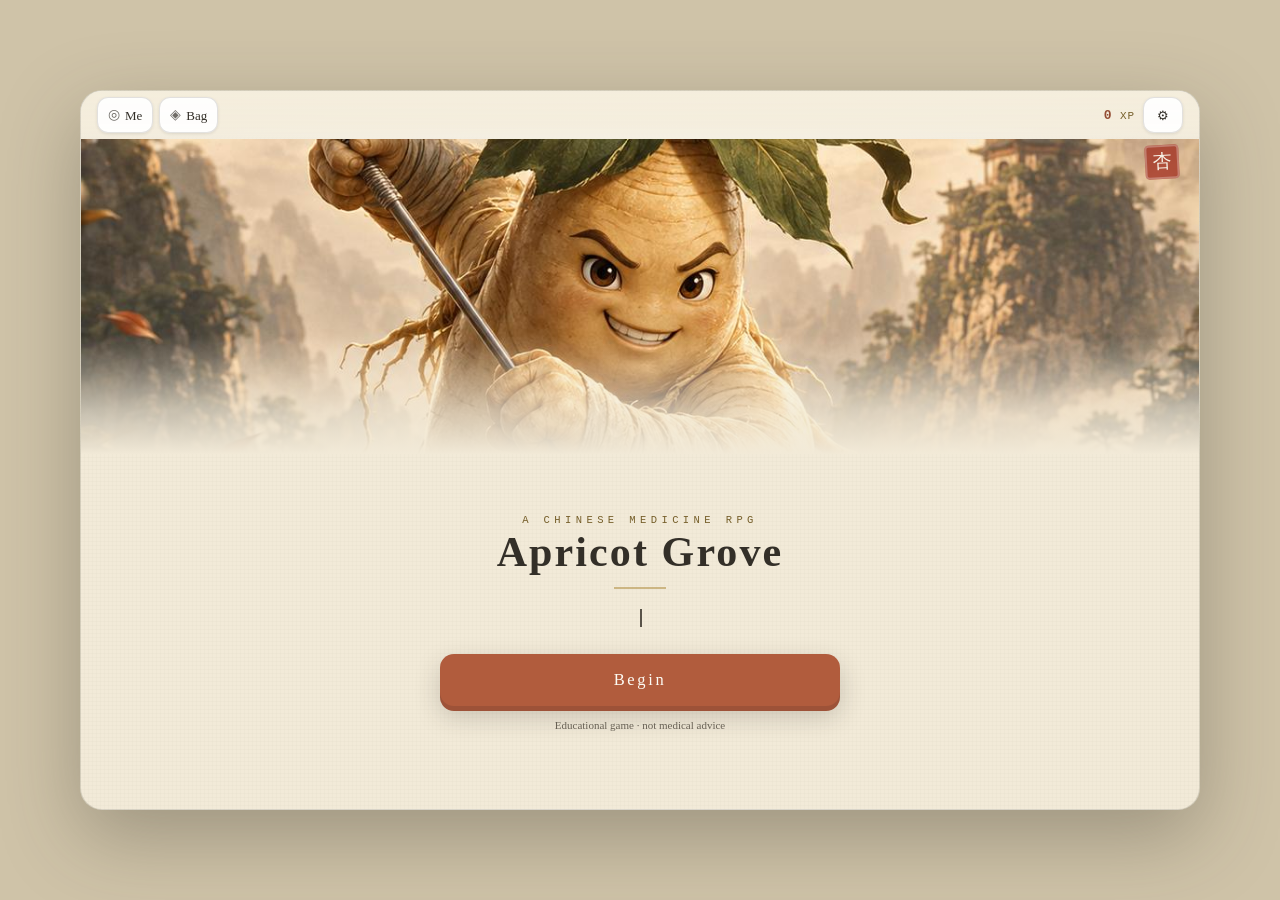
<file: index.html>
<!DOCTYPE html>
<html lang="en">
<head>
<meta charset="UTF-8">
<meta name="viewport" content="width=device-width,initial-scale=1.0,viewport-fit=cover">
<!-- HTML must always be revalidated: assets are cache-busted with ?v=, but a
     stale index.html would keep serving the old ?v= and hide every fix. -->
<meta http-equiv="Cache-Control" content="no-cache, must-revalidate">
<meta http-equiv="Pragma" content="no-cache">
<meta name="theme-color" content="#F2EAD8">
<!-- bookmark / home-screen icon 書籤圖示 -->
<link rel="icon" href="favicon.ico" sizes="any">
<link rel="icon" type="image/png" sizes="32x32" href="art/icon-32.png">
<link rel="apple-touch-icon" sizes="180x180" href="art/icon-apple-180.png">
<link rel="manifest" href="site.webmanifest">
<meta name="apple-mobile-web-app-title" content="杏林行">
<meta name="apple-mobile-web-app-capable" content="yes">
<meta name="apple-mobile-web-app-status-bar-style" content="default">
<meta name="apple-mobile-web-app-capable" content="yes">
<meta name="apple-mobile-web-app-title" content="Apricot Grove">
<title>Apricot Grove 杏林行</title>
<style>
:root{
  --paper:#F2EAD8;--paper2:#E7DBBE;--ink:#332F28;--ink-soft:#595349;--ink-faint:#676054;
  --sage:#7B8B6F;--sage-deep:#4E5D46;--terra:#B15C3D;--terra-deep:#9D5238;
  --gold:#B08D3E;--seal:#A63B2A;--white:#FDFBF4;
  /* text-safe tier: fills keep their colour, words get a darker one */
  --line:#9A9182;--gold-ink:#755E29;--terra-ink:#944D33;--sage-ink:#596450;
  --sh-s:0 2px 6px rgba(51,47,40,.10);--sh:0 5px 16px rgba(51,47,40,.14);--sh-l:0 12px 32px rgba(51,47,40,.18);
  --ease:cubic-bezier(.22,.9,.3,1);
}
*{margin:0;padding:0;box-sizing:border-box;-webkit-tap-highlight-color:transparent}
/* `hidden` must win. The UA stylesheet's [hidden]{display:none} loses to any
   author display rule, which is how a hidden plate rendered as an empty box. */
[hidden]{display:none !important}
html,body{height:100%;max-width:100%;overflow-x:hidden;
  /* iOS Safari remembers a per-site page zoom and can inflate text on its own;
     pin it so the layout cannot be blown apart from outside the page */
  -webkit-text-size-adjust:100%;text-size-adjust:100%}
/* nothing may widen the document past the viewport — an overflowing title
   once squeezed the whole app frame to a sliver on iOS Safari */
#app,.screen,.titlecard,.titlefoot,#s1 .tagline{max-width:100%;min-width:0}
body{font-family:"Songti TC","Noto Serif TC",Georgia,serif;background:#CFC3A8;color:var(--ink);
  display:flex;justify-content:center;overflow:hidden}
#app{position:relative;width:min(100%,440px);max-width:440px;flex:0 0 auto;min-width:0;height:100svh;overflow:hidden;display:flex;flex-direction:column;
  background:radial-gradient(ellipse 130% 50% at 50% -6%,rgba(255,255,255,.55),transparent 62%),
    repeating-linear-gradient(0deg,transparent 0 3px,rgba(120,105,80,.028) 3px 4px),
    repeating-linear-gradient(90deg,transparent 0 3px,rgba(120,105,80,.028) 3px 4px),var(--paper);
  box-shadow:0 0 44px rgba(51,47,40,.36)}
.seal{position:absolute;right:13px;top:calc(11px + env(safe-area-inset-top));z-index:40;width:29px;height:29px;
  background:var(--seal);color:var(--white);display:flex;align-items:center;justify-content:center;font-size:16px;
  border-radius:4px;transform:rotate(-3deg);opacity:.85;box-shadow:inset 0 0 0 2px rgba(255,255,255,.3);pointer-events:none}
.langBtn{position:absolute;left:13px;top:calc(11px + env(safe-area-inset-top));z-index:40;background:var(--white);
  border:1.5px solid rgba(51,47,40,.14);border-radius:99px;padding:4px 11px;font-size:11px;font-family:inherit;
  color:var(--ink-soft);cursor:pointer;letter-spacing:.06em}
.zh{display:block;font-size:.82em;color:var(--ink-soft);margin-top:3px;line-height:1.6}
body.nozh .zh{display:none !important}
/* short phones (Safari with the address bar showing): compact the panels so the
   whole town map — including Daily Case — is on screen without scrolling */
/* very short screens: the compass is a stat panel and already lives in the
   HUD "Me" tray, so the map — which is the actual navigation — gets the room */
@media (max-height:620px){
  #s4 .panel{display:none}
}
@media (max-height:640px){
  .topbar{padding:6px 10px;margin-bottom:8px}
  .topbar canvas{width:30px;height:34px}
  .topbar .nm b{font-size:13.5px}
  .panel{padding:9px 11px;margin-bottom:8px}
  .radar-wrap svg{width:112px;height:112px}
  .legend div{font-size:11.5px;gap:5px}
  .panel h3{font-size:10.5px}
  .mapbox{margin-bottom:8px}
  #s4 .note{display:none}
}
body.nozh .node text.sub{display:none}   /* map: Chinese sub-labels */
body.nozh .node .glyph{display:none}     /* map: Chinese node glyphs */

/* screens */
.screen{position:absolute;inset:0;display:flex;flex-direction:column;opacity:0;pointer-events:none;
  transform:translateY(10px);transition:opacity .42s var(--ease),transform .42s var(--ease);
  padding:calc(48px + env(safe-area-inset-top)) 20px calc(18px + env(safe-area-inset-bottom));overflow-y:auto;overscroll-behavior:contain;-webkit-overflow-scrolling:touch}
.screen.on{opacity:1;pointer-events:auto;transform:none}

/* ── title ── */
.eyebrow{font-family:"Courier New",monospace;font-size:10.5px;letter-spacing:.42em;color:var(--gold-ink);
  text-transform:uppercase;text-align:center}
h1.title{font-size:38px;letter-spacing:.2em;text-align:center;font-weight:700;line-height:1.08;margin:6px 0 2px}
.subtitle{text-align:center;font-size:12.5px;letter-spacing:.28em;color:var(--ink-soft);text-transform:uppercase;
  font-family:"Courier New",monospace}
.rule{width:52px;height:1.5px;background:var(--gold);opacity:.55;margin:18px auto}

.q{text-align:center;font-size:19px;line-height:1.7;margin-bottom:4px}
.q .zh{font-size:13.5px}
.hint{text-align:center;font-size:11.5px;color:var(--ink-faint);letter-spacing:.1em;margin-bottom:14px}

/* ── choice cards ── */
.cards{display:flex;flex-direction:column;gap:11px}
.pathcard{width:100%;text-align:left;font-family:inherit;cursor:pointer}
.pathcard .say b{font-size:17px}
.pathnote{font-size:12px;line-height:1.6;color:var(--ink-soft);margin-top:5px}
.pathnote .zh{font-size:11.5px;margin-top:2px}
.card{position:relative;background:var(--white);border:1.5px solid rgba(51,47,40,.12);border-radius:16px;
  padding:14px 15px;display:flex;gap:14px;align-items:center;cursor:pointer;box-shadow:var(--sh);
  transition:transform .22s var(--ease),box-shadow .22s var(--ease),border-color .22s;font-family:inherit;text-align:left;
  opacity:0;transform:translateY(14px);animation:rise .55s var(--ease) forwards}
.card:nth-child(1){animation-delay:.05s}.card:nth-child(2){animation-delay:.14s}.card:nth-child(3){animation-delay:.23s}
@keyframes rise{to{opacity:1;transform:none}}
.card:active{transform:scale(.985);box-shadow:var(--sh-s)}
.card canvas{image-rendering:pixelated;width:56px;height:63px;flex:none;filter:drop-shadow(0 4px 4px rgba(51,47,40,.2))}
.card .body{flex:1;min-width:0}
.card .say{font-size:14.5px;line-height:1.6;color:var(--ink)}
.card .say .zh{font-size:12.5px}
.card .who{font-family:"Courier New",monospace;font-size:10.5px;letter-spacing:.2em;color:var(--terra-ink);
  text-transform:uppercase;margin-top:7px}

/* ── character detail ── */
.hero{display:flex;flex-direction:column;align-items:center;gap:3px;margin-bottom:2px}
.hero canvas{image-rendering:pixelated;width:112px;height:126px;filter:drop-shadow(0 8px 8px rgba(51,47,40,.24));
  animation:float 2.6s ease-in-out infinite}
@keyframes float{50%{transform:translateY(-5px)}}
.hero h2{font-size:29px;letter-spacing:.13em;margin-top:4px}
.hero .role{font-family:"Courier New",monospace;font-size:11px;letter-spacing:.26em;color:var(--gold-ink);text-transform:uppercase}
.bio{background:var(--white);border:1.5px solid rgba(51,47,40,.1);border-radius:15px;padding:14px 16px;
  font-size:14px;line-height:1.75;box-shadow:var(--sh);margin:14px 0 12px}
.bio .zh{font-size:12.5px}
.traits{display:flex;gap:8px;margin-bottom:14px}
.trait{flex:1;background:rgba(255,255,255,.65);border:1px solid rgba(51,47,40,.1);border-radius:11px;padding:9px 10px;text-align:center}
.trait b{display:block;font-size:11px;letter-spacing:.14em;color:var(--ink-soft);font-family:"Courier New",monospace}
.trait span{font-size:13px;color:var(--ink);display:block;margin-top:3px}
.trait.up span{color:var(--sage-deep)}.trait.down span{color:var(--terra-ink)}

/* ── buttons ── */
.btn{width:100%;min-height:52px;border:none;border-radius:14px;cursor:pointer;font-family:inherit;font-size:16.5px;
  letter-spacing:.16em;background:var(--terra);color:var(--white);box-shadow:0 5px 0 var(--terra-deep),var(--sh);
  transition:transform .12s,box-shadow .12s}
.btn:active{transform:translateY(3px);box-shadow:0 2px 0 var(--terra-deep)}
.btn.ghost{background:var(--white);color:var(--ink);box-shadow:0 5px 0 rgba(51,47,40,.13),var(--sh)}
.btn.ghost:active{box-shadow:0 2px 0 rgba(51,47,40,.13)}
.btn.small{min-height:44px;font-size:14px}
.btnrow{display:flex;gap:10px;margin-top:auto;padding-top:14px}

/* ── hub top bar ── */
.topbar{display:flex;align-items:center;gap:10px;background:var(--white);border:1.5px solid rgba(51,47,40,.1);
  border-radius:15px;padding:9px 12px;box-shadow:var(--sh);margin-bottom:12px}
.topbar canvas{image-rendering:pixelated;width:38px;height:43px;flex:none}
.topbar .nm{flex:1;min-width:0}
.topbar .nm b{font-size:15px;display:block}
.topbar .nm small{font-size:11px;color:var(--ink-soft);font-family:"Courier New",monospace;letter-spacing:.1em}
.stat{text-align:right;font-family:"Courier New",monospace}
.stat b{display:block;font-size:16px;color:var(--terra-ink)}
.stat small{font-size:10.5px;letter-spacing:.16em;color:var(--ink-faint)}

/* ── radar ── */
.panel{background:var(--white);border:1.5px solid rgba(51,47,40,.1);border-radius:16px;padding:13px;
  box-shadow:var(--sh);margin-bottom:12px}
.panel h3{font-family:"Courier New",monospace;font-size:10.5px;letter-spacing:.3em;color:var(--gold-ink);
  text-transform:uppercase;margin-bottom:2px}
.radar-wrap{display:flex;align-items:center;gap:10px}
.radar-wrap svg{width:150px;height:150px;flex:none}
.legend{flex:1;display:flex;flex-direction:column;gap:6px;min-width:0}
.legend div{display:flex;align-items:center;gap:7px;font-size:12.5px;color:var(--ink-soft)}
.legend i{width:8px;height:8px;border-radius:2px;flex:none}
.legend b{color:var(--ink);font-family:"Courier New",monospace;margin-left:auto}
.rpoly{fill:rgba(123,139,111,.3);stroke:var(--sage-deep);stroke-width:2;stroke-linejoin:round;
  transition:all .9s var(--ease)}
.rgrid{fill:none;stroke:#D4C9AE;stroke-width:1}
.rax{stroke:#D4C9AE;stroke-width:1}
.rlab{font-size:10.5px;fill:var(--ink-soft);font-family:"Courier New",monospace;letter-spacing:.06em}


/* ── title screen ──────────────────────────────────────────────────
   Two stacked blocks, no absolute positioning: the scene on top, a paper
   story card below. The old version was a desktop poster with text floating
   over the art — on a portrait phone that crops the scene to a sliver and
   leaves white text sitting on pale paper. Composition changes with the
   shape of the screen; it is not the same picture at a different size. */
#s1{overflow:hidden;padding:0;justify-content:flex-start;gap:0;
  top:var(--hud-h,48px)}

/* the scene — a real <img>, so object-position can keep the character framed */
.titlescene{flex:0 0 47%;position:relative;min-height:0;overflow:hidden;
  background:#C9BFA6}
.titlescene img{width:100%;height:100%;object-fit:cover;object-position:50% 32%;
  display:block;transform:scale(1.05);animation:heroIn 2.2s var(--ease) forwards}
@keyframes heroIn{to{transform:scale(1)}}
/* the art fades into the paper instead of ending on a hard seam */
.titlescene::after{content:"";position:absolute;left:0;right:0;bottom:-1px;height:38%;
  background:linear-gradient(180deg,rgba(242,234,216,0),rgba(242,234,216,.72) 62%,var(--paper) 100%)}

/* the story card — ink on paper, so every word is legible */
.titlecard{flex:1 1 auto;min-height:0;display:flex;flex-direction:column;
  align-items:center;justify-content:center;text-align:center;
  padding:2px 24px calc(16px + env(safe-area-inset-bottom));gap:0}
#s1 .eyebrow{color:var(--gold-ink)}
#s1 .title{font-size:clamp(28px,8.6vw,42px);letter-spacing:.05em;margin:4px 0 0;
  line-height:1.08;max-width:100%;overflow-wrap:break-word}
#s1 .subtitle{font-size:clamp(15px,4.4vw,19px);letter-spacing:.36em;margin-top:4px}
#s1 .rule{margin:12px auto;width:0;animation:ruleGrow .9s var(--ease) .55s forwards}
@keyframes ruleGrow{to{width:52px}}

/* dark ink on paper — the old white-on-paper failed contrast outright */
#s1 .tagline{margin:2px 0 18px;max-width:34ch;text-align:center;
  font-size:clamp(15px,4.3vw,18px);line-height:1.85;color:var(--ink-soft)}
#s1 .tagline .zh{color:var(--ink-faint);font-size:clamp(13px,3.7vw,15px);margin-top:9px}
#s1 .tagline .cursor{display:inline-block;width:2px;height:1em;vertical-align:-2px;
  background:var(--ink-soft);margin-left:2px;animation:caret .8s steps(1) infinite}
@keyframes caret{50%{opacity:0}}

.titlefoot{flex:none;width:100%;max-width:400px}
#s1 .btn{box-shadow:0 5px 0 var(--terra-deep),0 10px 26px rgba(51,47,40,.22)}
#s1 .note{color:var(--ink-faint);margin-top:10px;font-size:11px}

/* each piece rises into place — alive, not busy */
#s1 .eyebrow,#s1 .title,#s1 .subtitle,#s1 .tagline,#s1 .btn,#s1 .note{
  opacity:0;animation:riseIn .8s var(--ease) forwards}
#s1 .eyebrow {animation-delay:.10s}
#s1 .title   {animation-delay:.26s}
#s1 .subtitle{animation-delay:.42s}
#s1 .tagline {animation-delay:.78s}
#s1 .btn     {animation-delay:1.00s}
#s1 .note    {animation-delay:1.15s}
@keyframes riseIn{from{opacity:0;transform:translateY(14px)}to{opacity:1;transform:none}}

@media (prefers-reduced-motion:reduce){
  #s1 .eyebrow,#s1 .title,#s1 .subtitle,#s1 .tagline,#s1 .btn,#s1 .note,
  .titlescene img{animation:none;opacity:1;transform:none}
  #s1 .rule{animation:none;width:52px}
}
/* a short phone gives the scene less room rather than squashing the words */
@media (max-height:680px){
  .titlescene{flex-basis:40%}
  #s1 .tagline{margin-bottom:12px;line-height:1.7}
  #s1 .rule{margin:8px auto}
}
@media (max-height:580px){
  .titlescene{flex-basis:32%}
  #s1 .subtitle{display:none}
}

.modepanel .modes{display:flex;gap:9px}
.modes button{flex:1;background:var(--paper2,#F3EBD7);border:1.5px solid rgba(51,47,40,.12);
  border-radius:13px;padding:11px 10px;font-family:inherit;cursor:pointer;text-align:left;
  color:var(--ink-soft);transition:.18s}
.modes button b{display:block;font-size:14.5px;color:var(--ink)}
.modes button .zh{display:block;font-size:11.5px;margin-top:1px}
.modes button small{display:block;font-size:10.5px;line-height:1.5;margin-top:4px;color:var(--ink-faint)}
.modes button.on{border-color:var(--sage-deep);background:rgba(123,139,111,.14)}
.modes button.on b{color:var(--sage-deep)}

/* ── map ── */
.mapbox{position:relative;flex:none;background:#E6DABC url("art/town-map.jpg") center/cover no-repeat;border:1.5px solid rgba(51,47,40,.12);
  border-radius:16px;overflow:hidden;box-shadow:var(--sh);margin-bottom:12px}
.mapbox svg.scene{display:block;width:100%;height:auto}
/* the painted scene carries the place; the code only draws the markers */
.node circle.pin{filter:drop-shadow(0 1px 3px rgba(58,55,48,.35))}
.node text{paint-order:stroke;stroke:rgba(244,237,220,.9);stroke-width:3px;stroke-linejoin:round}
.node text.sub{stroke-width:2.5px}
.node{cursor:pointer}
.node .hit{fill:transparent;pointer-events:all}   /* invisible, but tappable */
.node:active .hit{fill:rgba(58,55,48,.05)}
.node circle.pin{fill:var(--white);stroke:var(--sage-deep);stroke-width:2.5;transition:.2s}
.node.main circle.pin{stroke:var(--terra)}
.node.daily circle.pin{stroke:var(--gold)}
.node.daily .ping{stroke:var(--gold)}
.node.lock circle.pin{stroke:#BDB39B;fill:#F0E9D6}
.node:active circle.pin{r:15}
.node text{font-size:10.5px;fill:var(--ink);font-family:"Courier New",monospace;letter-spacing:.1em;text-anchor:middle}
        .node text.sub{font-size:8.5px;font-family:"Songti TC",serif;letter-spacing:.06em;fill:var(--ink-soft);opacity:.85}
.node .glyph{font-size:14px;text-anchor:middle;font-family:"Songti TC",serif}
.node.lock text,.node.lock .glyph,.node.lock text.sub{fill:var(--ink-faint)}
.ping{fill:none;stroke:var(--terra);stroke-width:2;opacity:0;animation:ping 2.2s ease-out infinite}
@keyframes ping{0%{r:13;opacity:.85}70%{r:26;opacity:0}100%{opacity:0}}

/* ── sheet ── */
.scrim{position:absolute;inset:0;background:rgba(51,47,40,.42);opacity:0;pointer-events:none;
  transition:opacity .32s var(--ease);z-index:50}
.scrim.on{opacity:1;pointer-events:auto}
.sheet{position:absolute;left:0;right:0;bottom:0;z-index:60;background:var(--paper);border-radius:22px 22px 0 0;
  box-shadow:var(--sh-l);padding:8px 20px calc(20px + env(safe-area-inset-bottom));transform:translateY(102%);
  transition:transform .4s var(--ease);max-height:88dvh;overflow-y:auto}
.sheet.on{transform:none}
.grab{width:38px;height:4px;border-radius:2px;background:rgba(51,47,40,.18);margin:6px auto 12px}
.mentor{display:flex;gap:13px;align-items:center;margin-bottom:12px}
.mentor canvas{image-rendering:pixelated;width:62px;height:70px;flex:none;filter:drop-shadow(0 3px 4px rgba(51,47,40,.28))}
.mentor .mi{flex:1}
.mentor .school{font-size:22px;letter-spacing:.1em}
.mentor .mname{font-family:"Courier New",monospace;font-size:10.5px;letter-spacing:.2em;color:var(--terra-ink);
  text-transform:uppercase;margin-top:3px}
.quote{font-size:14px;line-height:1.75;background:var(--white);border-left:3px solid var(--sage);border-radius:10px;
  padding:11px 13px;box-shadow:var(--sh-s);margin-bottom:13px}
.quote .zh{font-size:12.5px}
.glist{display:flex;flex-direction:column;gap:9px;margin-bottom:6px}
.gitem{display:flex;align-items:center;gap:11px;background:var(--white);border:1.5px solid rgba(51,47,40,.1);
  border-radius:13px;padding:12px 13px;box-shadow:var(--sh-s);font-family:inherit;text-align:left;cursor:pointer;
  transition:transform .15s}
.gitem:active{transform:scale(.985)}
.gitem .ic{width:34px;height:34px;border-radius:9px;background:var(--paper2);display:flex;align-items:center;
  justify-content:center;font-size:17px;flex:none}
.gitem .gt{flex:1;min-width:0}
.gitem .gt b{font-size:14.5px;display:block}
.gitem .gt small{font-size:11.5px;color:var(--ink-soft);display:block;margin-top:2px;line-height:1.5}
.gitem .go{font-size:12px;color:var(--terra-ink);font-family:"Courier New",monospace;letter-spacing:.1em}
.vhead{margin:16px 2px 8px;display:block}
.vhead:first-child{margin-top:2px}
.vhead b{font-size:13px;letter-spacing:.06em;text-transform:uppercase;color:var(--terra-ink)}
.vhead b .zh{text-transform:none;letter-spacing:0;color:var(--ink-soft)}
.vhead i{float:right;font-style:normal;font-size:11.5px;color:var(--ink-faint);
  font-family:"Courier New",monospace;padding-top:2px}
.vhead small{display:block;font-size:11.5px;color:var(--ink-faint);line-height:1.65;margin-top:3px}
.vhead small .zh{display:block;margin-top:1px}
.gitem.locked{opacity:.5;pointer-events:none}
.gitem.locked .go{color:var(--ink-faint)}
.season{display:flex;align-items:center;gap:11px;width:100%;background:var(--white);
  border:1.5px solid rgba(51,47,40,.1);border-radius:13px;padding:11px 13px;margin-bottom:12px;
  box-shadow:var(--sh-s);font-family:inherit;text-align:left;cursor:pointer;transition:transform .15s}
.season:active{transform:scale(.985)}
.season .sg{width:34px;height:34px;border-radius:9px;flex:none;display:flex;align-items:center;
  justify-content:center;font-size:18px;background:var(--paper2);color:var(--sage-deep,#4E5D46)}
.season .st{flex:1;min-width:0}
.season .st b{font-size:14.5px;display:block}
.season .st small{font-size:11.5px;color:var(--ink-faint);display:block;margin-top:2px;line-height:1.5}
.season .sq{font-size:19px;color:var(--ink-faint);flex:none}
.jq{background:var(--white);border:1px solid rgba(51,47,40,.1);border-radius:12px;
  padding:12px 13px;margin-bottom:9px}
.jq h5{margin:0 0 5px;font-size:11.5px;letter-spacing:.09em;text-transform:uppercase;color:var(--terra-ink)}
.jq p{margin:0;font-size:13.5px;line-height:1.75;color:var(--ink-soft)}
.jq p .zh{display:block;margin-top:4px;color:var(--ink-faint)}
.jq.care{border-left:3px solid var(--sage-deep,#4E5D46)}
.jq.warn{border-left:3px solid var(--terra-ink,#C26D4E);background:#FFFAF4}
.note{font-size:11px;color:var(--ink-faint);text-align:center;line-height:1.7;margin-top:10px}
.toast{position:absolute;left:50%;bottom:calc(26px + env(safe-area-inset-bottom));transform:translate(-50%,12px);
  background:var(--ink);color:var(--white);font-size:13px;padding:10px 18px;border-radius:99px;opacity:0;
  transition:.3s var(--ease);z-index:80;pointer-events:none}
.toast.on{opacity:.95;transform:translate(-50%,0)}
</style>
<link rel="stylesheet" href="desktop.css?v=107">
<script src="state.js?v=107"></script>
<script src="data/herbs.js?v=107"></script>
<script src="data/chapter-index.js?v=107"></script>
<script src="data/volumes.js?v=107"></script>
<script src="data/jieqi.js?v=107"></script>
<script src="hud.js?v=107"></script>
</head>
<body data-page="hub">
<div id="app">
  <div class="seal">杏</div>
  <button class="langBtn" id="langBtn">中文 ON</button>

  <!-- ═══ 1 · TITLE ═══ -->
  <section class="screen on" id="s1">
    <div class="titlescene">
      <img src="art/cinematic-renshen.jpg" alt="" aria-hidden="true">
    </div>
    <div class="titlecard">
      <div class="eyebrow">A Chinese Medicine RPG</div>
      <h1 class="title">Apricot Grove</h1>
      <div class="subtitle zh">杏林行</div>
      <div class="rule"></div>
      <p class="tagline">
        A river town. An old physician who no longer takes patients.<br>And you, arriving with nothing.
        <span class="zh">一座水鄉小鎮，一位不再看診的老大夫，<br>和什麼都沒有的你。</span>
      </p>
      <div class="titlefoot">
        <button class="btn" id="beginBtn">Begin <span class="zh">啟程</span></button>
        <p class="note">Educational game · not medical advice</p>
      </div>
    </div>
  </section>

  <!-- ═══ 1b · LEARNING PATH (asked once) ═══ -->
  <section class="screen" id="s-path">
    <p class="q">How do you want to learn?<span class="zh">你想怎麼學？</span></p>
    <p class="hint">— YOU CAN CHANGE THIS ANY TIME IN SETTINGS —</p>
    <div class="cards">
      <button class="card pathcard" data-m="beginner">
        <div class="body">
          <div class="say"><b>Explore</b><span class="zh"> 入門</span></div>
          <div class="who">FOR CURIOUS BEGINNERS</div>
          <p class="pathnote">More hints · simpler wording · fewer close distractors · help arrives sooner
            <span class="zh">提示多、用詞淺、干擾項少、更早給補救</span></p>
        </div>
      </button>
      <button class="card pathcard" data-m="student">
        <div class="body">
          <div class="say"><b>Student</b><span class="zh"> 學徒</span></div>
          <div class="who">FOR TCM / ACUPUNCTURE LEARNERS</div>
          <p class="pathnote">Full option set · clinical reasoning · exam-level distractors
            <span class="zh">完整選項、臨床推理、考試級鑑別</span></p>
        </div>
      </button>
    </div>
    <p class="note">Same cases, same medicine — only how much scaffolding you get.<span class="zh"> 病案與醫理相同，差別只在提示多寡。</span></p>
  </section>

  <!-- ═══ 2 · CHOOSE ═══ -->
  <section class="screen" id="s2">
    <p class="q">Master Shen looks up.<br>"So. Why do you want to learn medicine?"
      <span class="zh">參老抬起頭。「說吧，你為什麼想學醫？」</span></p>
    <p class="hint">— YOUR ANSWER DECIDES WHO YOU ARE —</p>
    <div class="cards" id="cards"></div>
  </section>

  <!-- ═══ 3 · CONFIRM ═══ -->
  <section class="screen" id="s3">
    <div class="hero">
      <canvas id="heroCv" width="16" height="18"></canvas>
      <h2 id="heroName"></h2>
      <div class="role" id="heroRole"></div>
    </div>
    <div class="bio" id="heroBio"></div>
    <div class="traits" id="heroTraits"></div>
    <div class="btnrow">
      <button class="btn ghost" id="backBtn">Back</button>
      <button class="btn" id="confirmBtn">This is me ▸</button>
    </div>
  </section>

  <!-- ═══ 4 · HUB ═══ -->
  <section class="screen" id="s4">
    <div class="topbar">
      <canvas id="hubCv" width="16" height="18"></canvas>
      <div class="nm"><b id="hubName"></b><small id="hubRole"></small></div>
      <div class="stat"><b id="hubXp">0</b><small>XP</small></div>
      <div class="stat"><b id="hubDay">1</b><small>DAY</small></div>
    </div>

    <!-- The one thing in the town that changes without anyone writing new
         content: the calendar moves, the term turns about every fifteen days,
         and this band says something else. Twenty-four states, round forever. -->
    <button class="season" id="seasonBand" hidden>
      <span class="sg" id="seasonGlyph"></span>
      <span class="st"><b id="seasonName"></b><small id="seasonWhen"></small></span>
      <span class="sq">›</span>
    </button>

    <div class="panel">
      <h3>Physician's Compass<span class="zh"> 醫者五軸</span></h3>
      <div class="radar-wrap">
        <svg viewBox="-9 -4 178 168" id="radar">
          <polygon class="rgrid" id="g1"/><polygon class="rgrid" id="g2"/>
          <g id="raxes"></g>
          <polygon class="rpoly" id="rpoly"/>
          <text class="rlab" x="80" y="11" text-anchor="middle">NEEDLE</text>
          <text class="rlab" x="146" y="58" text-anchor="middle">THEORY</text>
          <text class="rlab" x="130" y="146" text-anchor="middle">DIAGNOSIS</text>
          <text class="rlab" x="34" y="146" text-anchor="middle">HERBS</text>
          <text class="rlab" x="16" y="58" text-anchor="middle">DAOYIN</text>
        </svg>
        <div class="legend" id="legend"></div>
      </div>
    </div>

    <div class="mapbox">
      <svg class="scene" viewBox="0 0 400 250">
        <!-- scenery now comes from art/town-map.jpg on .mapbox;
             this SVG carries only the interactive markers -->
        <rect width="400" height="250" fill="none"/>
        <g class="node daily" id="n-daily">
          <circle class="ping" cx="200" cy="196" r="12"/>
          <circle class="pin" cx="200" cy="196" r="12"/>
          <text class="glyph" x="200" y="201" fill="#B08D3E">榜</text>
          <text x="200" y="221">DAILY CASE</text><text class="sub" x="200" y="232">今日診榜</text></g>
        <g class="node main" id="n-main">
          <circle class="ping" cx="200" cy="124" r="13"/>
          <circle class="pin" cx="200" cy="124" r="13"/>
          <text class="glyph" x="200" y="129" fill="#C26D4E">堂</text>
          <text x="200" y="149">STORY</text><text class="sub" x="200" y="160">回春堂</text></g>
        <g class="node" id="n-needle"><circle class="pin" cx="58" cy="86" r="12"/>
          <text class="glyph" x="58" y="91" fill="#4E5D46">針</text>
          <text x="58" y="111">NEEDLE</text><text class="sub" x="58" y="122">針道</text></g>
        <g class="node" id="n-theory"><circle class="pin" cx="342" cy="86" r="12"/>
          <text class="glyph" x="342" y="91">理</text>
          <text x="342" y="111">THEORY</text><text class="sub" x="342" y="122">醫理根基</text></g>
        <g class="node lock" id="n-dx"><circle class="pin" cx="58" cy="178" r="12"/>
          <text class="glyph" x="58" y="183">診</text>
          <text x="58" y="203">DIAGNOSIS</text><text class="sub" x="58" y="214">望聞問切</text></g>
        <g class="node lock" id="n-herb"><circle class="pin" cx="342" cy="178" r="12"/>
          <text class="glyph" x="342" y="183">草</text>
          <text x="342" y="203">HERBS</text><text class="sub" x="342" y="214">本草方藥</text></g>
        <g class="node" id="n-daoyin"><circle class="pin" cx="200" cy="44" r="12"/>
          <text class="glyph" x="200" y="49">導</text>
          <text x="200" y="69">CULTIVATION</text><text class="sub" x="200" y="80">導引養生</text></g>
      </svg>
    </div>
    <p class="note" style="margin-bottom:12px">The Daily Roster is open to everyone. The schools open as the story reaches them.
      <span class="zh">今日診榜人人可去；各流派則隨故事推進而開啟。</span></p>
    <button class="btn" id="storyBtn"><span id="storyLabel">Prologue ▸</span><span style="display:block;font-size:11.5px;letter-spacing:.1em;opacity:.85;margin-top:2px" id="storySub">The First Lesson<span class="zh"> · 第一課</span></span></button>
    <button class="btn ghost" id="chapBtn" style="margin-top:9px;min-height:44px;font-size:14px">Chapter index<span class="zh"> · 章回目錄</span></button>
    <button class="btn ghost" id="rvBtn" style="margin-top:9px;min-height:44px;font-size:14px" hidden>Review<span class="zh"> · 溫故</span></button>
    <button class="btn ghost" id="rdBtn" style="margin-top:9px;min-height:44px;font-size:14px" hidden>Rounds<span class="zh"> · 旬考</span></button>
    <button class="btn ghost" id="recBtn" style="margin-top:9px;min-height:44px;font-size:14px">Your record<span class="zh"> · 修習錄</span></button>
  </section>

  <div class="scrim" id="scrim"></div>
  <div class="sheet" id="sheet">
    <div class="grab"></div>
    <div class="mentor"><canvas id="mCv" width="16" height="18"></canvas>
      <div class="mi"><div class="school" id="mSchool"></div><div class="mname" id="mName"></div></div></div>
    <div class="quote" id="mQuote"></div>
    <div class="glist" id="mGames"></div>
    <p class="note" id="mNote"></p>
  </div>
  <div class="toast" id="toast"></div>
</div>

<script>
/* ═════ pixel sprites ═════ */
const P={K:"#2B241C",H:"#3A2E24",F:"#F0CDA8",R:"#B23A2E",D:"#7A5C3A",C:"#EFD9AE",G:"#6E8B57",B:"#5B6E86",
         W:"#FDFBF4",Y:"#C8A44B",S:"#8E9E82",T:"#C26D4E",P2:"#E8A08C",M:"#9C4A2F",N:"#4A5560",X:"#A63B2A",
         O:"#C77B3E",E:"#E0E0DC",Z:"#3C3A36"};
const SP={
 yan:[ // 俠盜 燕三 — red headband, dark tunic
 "................","....RRRRRR......","...RRRRRRRR.....","...HHHHHHHH.....","..HFFFFFFFFH....",
 "..HFKFFFFKFH....","..HFFFFFFFFH....","..HFFFP2P2FFH...","...FFFFFFFF.....","....FFFFFF......",
 "...NNNNNNNN.....","..NNNNNNNNNN....",".FNNNNNNNNNNF...",".FNNNNNNNNNNF...","...NNNNNNNN.....",
 "....NN..NN......","....KK..KK......","................"],
 he:[ // 學童 阿禾 — topknot, blue robe, book
 ".......K........","......KKK.......",".....HHHHHH.....","....HHHHHHHH....","...HFFFFFFFFH...",
 "...HFKFFFFKFH...","...HFFFFFFFFH...","...HFFFP2FFFH...","....FFFFFFFF....","......FFFF......",
 "....BBBBBBBB....","...BBBBBBBBBB...","..FBBWWWWBBBF...","..FBBWWWWBBBF...","...BBBBBBBBBB...",
 "....BB....BB....","....FF....FF....","................"],
 zhu:[ // 山中弟子 竹娘 — straw hat, green, basket
 "................","...YYYYYYYYYY...","..YYYYYYYYYYYY..","....HHHHHHHH....","...HFFFFFFFFH...",
 "...HFKFFFFKFH...","...HFFFFFFFFH...","...HFFFP2FFFH...","....FFFFFFFF....","......FFFF......",
 "....GGGGGGGG....","...GGGGGGGGGG...","..FGGGGGGGGGGF..","..FGGGDDDDGGGF..","...GGGDDDDGGG...",
 "....GG....GG....","....FF....FF....","................"],
 hu:[ // 阿虎 — tiger-stripe headband, martial vest, sash
 "................","....OKOKOKO.....","...OOOOOOOO.....","...HHHHHHHH.....","..HFFFFFFFFH....",
 "..HFKFFFFKFH....","..HFFFFFFFFH....","..HFFFP2P2FFH...","...FFFFFFFF.....","....FFFFFF......",
 "...OOOFFOOO.....","..OOOOFFOOOO....",".FOOOOFFOOOOF...",".FRRRRRRRRRRF...","...OOOOOOOO.....",
 "....OO..OO......","....KK..KK......","................"],
 xiong:[ // 熊師 — bear/panda daoyin master, wide stance
 "..Z..........Z..",".ZZZ........ZZZ.","..EEEEEEEEEE....",".EEEEEEEEEEEE...",".EEZEEEEEEZEE...",
 ".EEEEEEEEEEEE...",".EEEEZZZZEEEE...","..EEEEEEEEEE....","....EEEEEE......","...ZZZZZZZZ.....",
 "..ZZZZZZZZZZ....",".EZZZZZZZZZZE...",".EZZZZZZZZZZE...","..ZZZZZZZZZZ....","...ZZZZZZZZ.....",
 "...ZZZ..ZZZ.....","..EEE....EEE....","................"],
 shen:[ // 參老 ginseng master
 "......R.R.......",".....RRRRR......","......G.........","...GG.GG.GG.....","..GGGGGGGGGGG...",
 "...GG.GG.GG.....","...DCCCCCCD.....","..DCCCCCCCCD....","..DCWKCCWKCD....","..DCCCCCCCCD....",
 "..DCP2CMMCP2CD..","...DCCMMCCD.....","....DCCCCD......","...DCC..CCD.....","...DC....CD.....",
 "....D....D......","................","................"],
 zhen:[ // 針隱 one-armed needle master
 "................","....SSSSSSSS....","...SSSSSSSSSS...","...HHHHHHHH.....","..HFFFFFFFFH....",
 "..HFKFFFFKFH....","..HFFFFFFFFH....","..HFWWWWWWFH....","...FFFFFFFF.....","....FFFFFF......",
 "...SSSSSSSS.....","..SSSSSSSSSS....","..WSSSSSSSSS....","...SSSSSSSSS....","...SSSSSSSS.....",
 "....SS..SS......","....KK..KK......","................"],
 shu:[ // 書癡 scholar with scrolls
 ".......KK.......","......KKKK......",".....HHHHHH.....","....HHHHHHHH....","...HFFFFFFFFH...",
 "...HFWKFFKWFH...","...HFFFFFFFFH...","...HFFFMMFFFH...","....FFFFFFFF....","......FFFF......",
 "....BBBBBBBB....","...BBBBBBBBBB...","..YYBBBBBBBBYY..","..YYBBBBBBBBYY..","...BBBBBBBBBB...",
 "....BB....BB....","....FF....FF....","................"],
 jing:[ // 靜姑 blind pulse grandmother
 "................","....WWWWWWWW....","...WWWWWWWWWW...","...HHHHHHHH.....","..HFFFFFFFFH....",
 "..HF----FF-FH...","..HFFFFFFFFH....","..HFFFP2FFFFH...","...FFFFFFFF.....","....FFFFFF......",
 "...MMMMMMMM.....","..MMMMMMMMMM....",".FMMMMMMMMMMF...",".FMMMMMMMMMMF...","...MMMMMMMM.....",
 "....MM..MM......","....KK..KK......","................"],
 yao:[ // 藥翁 tipsy herb gatherer
 "................","....DDDDDDDD....","...DDDDDDDDDD...","...HHHHHHHH.....","..HFFFFFFFFH....",
 "..HFKFFFFKFH....","..HFFFFFFFFH....","..HFFP2MMP2FH...","...FFFFFFFF.....","....FFFFFF......",
 "...DDDDDDDD.....","..DDDGGGGDDD....",".FDDDGGGGDDDF...",".FDDDGGGGDDDF...","...DDDDDDDD.....",
 "....DD..DD......","....KK..KK......","................"]
};
function draw(cv,key,bob){
  const g=SP[key],x=cv.getContext("2d");x.clearRect(0,0,16,18);
  g.forEach((row,y)=>{
    let i=0,cx=0;
    while(i<row.length){
      let ch=row[i], len=1;
      if(row[i]==='P'&&row[i+1]==='2'){ch='P2';len=2}
      if(P[ch]){x.fillStyle=P[ch];x.fillRect(cx,Math.min(y+(bob?1:0),17),1,1)}
      cx++;i+=len;
    }
  });
}
let bob=false;const canvases=[];
function reg(cv,key){canvases.push([cv,key]);draw(cv,key,false)}
setInterval(()=>{bob=!bob;canvases.forEach(([c,k])=>draw(c,k,bob))},580);

/* ═════ data ═════ */
const CHARS={
 yan:{name:"Yàn Sān",nameZh:"燕三",role:"The Reformed Thief",roleZh:"俠盜",
   say:'"I have watched people die in the street because no one knew what to do."',
   sayZh:"「我看過太多人死在路邊，因為沒人知道該怎麼辦。」",
   bio:"You grew up on rooftops and back alleys, quick hands and quicker eyes. You never feared a knife — but you froze the night a stranger collapsed in front of you and you had nothing to give.",
   bioZh:"你在屋頂和小巷長大，手快、眼更快。你不怕刀子——但那晚有人倒在你面前，而你什麼也給不了，你僵住了。",
   stats:{needle:2,theory:0,dx:1,herb:0,daoyin:0},up:"Needle<span class=\"zh\"> 針道</span>",down:"Theory<span class=\"zh\"> 醫理</span>"},
 he:{name:"Ā Hé",nameZh:"阿禾",role:"The Apothecary's Child",roleZh:"醫館學童",
   say:'"I have memorised every rhyme in the book. I have never met a single patient."',
   sayZh:"「書上的口訣我背得滾瓜爛熟。我一個病人都沒見過。」",
   bio:"Raised between drawers of dried herbs, you can recite the classics in your sleep. Yet when a real person coughs in front of you, every word leaves your head at once.",
   bioZh:"你在藥櫃之間長大，經典倒背如流。可是當一個活生生的人在你面前咳嗽，所有句子瞬間全忘了。",
   stats:{needle:0,theory:2,dx:1,herb:1,daoyin:0},up:"Theory 醫理",down:"Diagnosis 四診"},
 hu:{name:"Ā Hǔ",nameZh:"阿虎",role:"The Temple Fighter",roleZh:"拳館弟子",
   say:'"I can feel my qi move when I practise. Nobody ever told me it had a name."',
   sayZh:"「我練功的時候感覺得到氣在走。從來沒人告訴我那東西有名字。」",
   bio:"You have practised the Five Animal Frolics since you were six — tiger, deer, bear, ape, crane. Your body knows things your mouth cannot explain. Master Shen says that is either a great advantage or a great problem.",
   bioZh:"你六歲起練五禽戲——虎、鹿、熊、猿、鳥。你的身體知道很多事，嘴巴卻說不出來。參老說，這要嘛是天大的優勢，要嘛是天大的麻煩。",
   stats:{needle:1,theory:0,dx:0,herb:0,daoyin:2},up:"Cultivation 導引",down:"Naming what you feel 說不出所以然"},
 zhu:{name:"Zhú Niáng",nameZh:"竹娘",role:"The Mountain Disciple",roleZh:"山中弟子",
   say:'"The mountain taught me which plants heal. It never taught me people."',
   sayZh:"「山裡教會我哪些草能救人。它沒教我人心。」",
   bio:"You came down from the ridge with a basket on your back, knowing every root by its season. Down here the illnesses are tangled with worry, money and family — nothing like the mountain.",
   bioZh:"你揹著藥簍從山上下來，認得每一味藥的節氣。山下的病卻纏著憂慮、生計和家人——和山裡完全不同。",
   stats:{needle:0,theory:1,dx:0,herb:2,daoyin:1},up:"Herbs 本草",down:"City patterns 城中複雜病證"}
};
const SCHOOLS={
 needle:{key:"needle",glyph:"針",school:"Needle Way 經絡針道",mentor:"Zhēn Yǐn · 針隱",sprite:"zhen",
  quote:'"One arm is enough. You only need one hand to hold a needle — and a lifetime to know where to put it."',
  quoteZh:"「一隻手就夠了。拿針只要一隻手——知道扎在哪，卻要一輩子。」",
  games:[{ic:"🎯",t:"Point Tap 點穴",d:"Find each point on the body. Accuracy beats speed.",go:"PLAY",open:1,file:"acuting-play.html"},
         {ic:"🪡",t:"The Point Hall 點穴堂",d:"Not just where a point is — why you would reach for it, and when you would not.",go:"PLAY",open:1,file:"pointroom.html"},
         {ic:"⚡",t:"Special Points 特定穴",d:"Five Shu, Source, Connecting, Cleft and the Eight Meeting points.",go:"PLAY",open:1,file:"practice.html?d=tedingxue"},
         {ic:"〰️",t:"Channel Flow 經絡流注",d:"The twelve channels in order, and the four directions they run.",go:"PLAY",open:1,file:"practice.html?d=jingluo"},
         {ic:"🛡️",t:"Needling Safety 針刺安全",d:"Angle, depth, the points that need care, and what to do when something goes wrong.",go:"PLAY",open:1,file:"practice.html?d=anquan"}]},
 theory:{key:"theory",glyph:"理",school:"Foundations 醫理根基",mentor:"Shū Chī · 書癡",sprite:"shu",
  quote:'"Everyone wants to needle. Nobody wants to know why it works. Sit down."',
  quoteZh:"「人人都想扎針，沒人想知道為什麼有效。坐下。」",
  games:[{ic:"☯️",t:"Yin or Yang 陰陽滑卡",d:"Swipe left for Yin, right for Yang. 24 cards.",go:"PLAY",open:1,file:"yinyang.html"},
         {ic:"🌿",t:"Five Elements 五行陣",d:"The generating and controlling cycles, and what happens when they tip.",go:"PLAY",open:1,file:"practice.html?d=wuxing"},
         {ic:"🫀",t:"Zang-Fu Match 臟腑配對",d:"What each organ governs, opens into, and pairs with.",go:"PLAY",open:1,file:"practice.html?d=zangfu"},
         {ic:"🗂️",t:"Five Element Array 五行陣",d:"Sort organ, tissue, fluid, colour, taste and emotion into their family.",go:"PLAY",open:1,file:"sort.html?s=five_elements"},
         {ic:"🧩",t:"Zang-Fu Sorting 臟腑歸類",d:"Which organ governs this? Fifteen cards, five families.",go:"PLAY",open:1,file:"sort.html?s=zangfu_match"}]},
 dx:{key:"dx",glyph:"診",school:"Four Examinations 望聞問切",mentor:"Jìng Gū · 靜姑",sprite:"jing",
  quote:'"I lost my eyes at thirty. My fingers have been listening ever since."',
  quoteZh:"「我三十歲時瞎的。從那以後，我的手指一直在聽。」",
  games:[{ic:"📋",t:"Daily Case 今日病例",d:"One new case a day, the same one for every player.",go:"PLAY",open:1,file:"dailycase.html"},
         {ic:"💗",t:"Pulse Reading 脈象判讀",d:"Depth, rate, width, force, shape — five questions, one finger.",go:"PLAY",open:1,file:"practice.html?d=pulse"},
         {ic:"👅",t:"Tongue Reading 舌象判讀",d:"Body before coating. Colour, thickness, moisture, shape.",go:"PLAY",open:1,file:"practice.html?d=tongue"},
         {ic:"⚖️",t:"Eight Principles 八綱辨證",d:"Exterior/interior, cold/heat, deficiency/excess.",go:"PLAY",open:1,file:"practice.html?d=bagang"},
         {ic:"🧬",t:"Combined Patterns 複合臟腑病證",d:"Two organs at once — and which one came first.",go:"PLAY",open:1,file:"practice.html?d=fuhe"},
         {ic:"🌡️",t:"Three Kinds of Heat 三種熱",d:"Full, empty, damp-heat — same word, three patterns, three opposite prescriptions.",go:"PLAY",open:1,file:"sort.html?s=heat_three"}]},
 daoyin:{key:"daoyin",glyph:"導",school:"Cultivation 導引養生",mentor:"Xióng Shī · 熊師",sprite:"xiong",
  quote:'"Hua Tuo was a physician, and he invented the Five Animal Frolics. Movement is medicine you can take before you are ill."',
  quoteZh:"「華佗是醫家，五禽戲是他創的。動作是一種藥——在你還沒生病之前就能吃的藥。」",
  games:[{ic:"🐯",t:"Five Animal Frolics 五禽戲",d:"Follow tiger, deer, bear, ape and crane in sequence.",go:"PLAY",open:1,file:"wuqinxi.html"},
         {ic:"🧘",t:"Eight Brocades 八段錦",d:"Eight movements, eight intentions. Learn what each one is for.",go:"PLAY",open:1,file:"practice.html?d=baduanjin"},
         {ic:"🌬️",t:"Six Healing Sounds 六字訣",d:"Six breaths, six organs — the oldest breathing practice in the canon.",go:"PLAY",open:1,file:"practice.html?d=liuzijue"}]},
 herb:{key:"herb",glyph:"草",school:"Materia Medica 本草方藥",mentor:"Yào Wēng · 藥翁",sprite:"yao",
  quote:'"Every plant on that hill wants to tell you something. Most students are too busy talking."',
  quoteZh:"「那座山上每一株草都想告訴你些什麼。多數學生忙著說話。」",
  games:[{ic:"🍵",t:"The Herb Room 藥草間",d:"Each herb tells you what it is good at — and when not to use it.",go:"PLAY",open:1,file:"herbroom.html"},
         {ic:"👑",t:"Formula Architecture 君臣佐使",d:"How a formula is built, and how two herbs change each other.",go:"PLAY",open:1,file:"practice.html?d=junchen"},
         {ic:"🍲",t:"Seasonal Kitchen 節氣食療",d:"Eating with the season — gently, and without overclaiming.",go:"PLAY",open:1,file:"practice.html?d=jieqi"},
         {ic:"🔥",t:"Warm, Cool or Neutral 藥性歸類",d:"Sort familiar herbs by their nature.",go:"PLAY",open:1,file:"sort.html?s=herb_nature"},
         {ic:"🗂️",t:"Court of a Formula 君臣佐使歸類",d:"Sort each office by what it does in the pot.",go:"PLAY",open:1,file:"sort.html?s=formula_roles"},
         {ic:"⚖️",t:"Herbs Easily Confused 本草辨異",d:"Pairs that share a name, a plant, or a job — and part company in clinic.",go:"PLAY",open:1,file:"practice.html?d=bencao"}]}
};
const AXES=[["needle","Needle<span class=\"zh\"> 針道</span>","#7B8B6F"],["theory","Theory<span class=\"zh\"> 醫理</span>","#B08D3E"],
            ["dx","Diagnosis<span class=\"zh\"> 四診</span>","#C26D4E"],["herb","Herbs<span class=\"zh\"> 本草</span>","#8E9E82"],
            ["daoyin","Cultivation<span class=\"zh\"> 導引</span>","#8A9BB0"]];
const ANG=[-90,-18,54,126,198].map(d=>d*Math.PI/180);
function penta(rad){return ANG.map((a,i)=>[80+Math.cos(a)*rad[i],80+Math.sin(a)*rad[i]].map(n=>n.toFixed(1)).join(",")).join(" ")}

/* ═════ state ═════ */
const $=id=>document.getElementById(id);
const S=AG.state, save=AG.save;
AG.bindLangButton($("langBtn"));
let cur=null;
function go(id){document.querySelectorAll(".screen").forEach(s=>s.classList.remove("on"));$(id).classList.add("on")}
function toast(t){const e=$("toast");e.textContent=t;e.classList.add("on");setTimeout(()=>e.classList.remove("on"),1900)}

/* ═════ 1 → 2 ═════ */
$("beginBtn").onclick=()=>{
  if(AG.state.mode){ go("s2"); buildCards(); }      // already chosen: skip
  else go("s-path");
};
document.querySelectorAll(".pathcard").forEach(b=>{
  b.onclick=()=>{ AG.setMode(b.dataset.m); go("s2"); buildCards(); };
});
function buildCards(){
  const w=$("cards");w.innerHTML="";
  Object.entries(CHARS).forEach(([k,c])=>{
    const b=document.createElement("button");b.className="card";
    b.innerHTML=`<canvas width="16" height="18"></canvas>
      <div class="body"><div class="say">${c.say}<span class="zh">${c.sayZh}</span></div>
      <div class="who">${c.role}<span class="zh"> · ${c.roleZh}</span></div></div>`;
    w.appendChild(b);reg(b.querySelector("canvas"),k);
    b.onclick=()=>{cur=k;showChar()};
  });
}
/* ═════ 3 ═════ */
function showChar(){
  const c=CHARS[cur];
  $("heroName").innerHTML=c.name+`<span class="zh"> ${c.nameZh}</span>`;
  $("heroRole").innerHTML=c.role+`<span class="zh"> · ${c.roleZh}</span>`;
  $("heroBio").innerHTML=`${c.bio}<span class="zh">${c.bioZh}</span>`;
  $("heroTraits").innerHTML=
    `<div class="trait up"><b>STRENGTH</b><span>${c.up}</span></div>
     <div class="trait down"><b>WEAKNESS</b><span>${c.down}</span></div>`;
  const cv=$("heroCv");cv.getContext("2d").clearRect(0,0,16,18);
  canvases.length=0;draw(cv,cur,false);canvases.push([cv,cur]);
  go("s3");
}
$("backBtn").onclick=()=>{go("s2");buildCards()};
$("confirmBtn").onclick=()=>{
  S.char=cur;S.stats=Object.assign({},CHARS[cur].stats);save();enterHub();
  toast("Master Shen nods. 參老點了點頭。");
};
/* ═════ 4 · hub ═════ */
function enterHub(){
  const c=CHARS[S.char];
  $("hubName").innerHTML=c.name+`<span class="zh"> ${c.nameZh}</span>`;
  $("hubXp").textContent=S.xp;
  const r=AG.rank();$("hubDay").textContent=S.streak||0;
  const dl=document.querySelector('.stat:last-child small');if(dl)dl.textContent="STREAK";
  $("hubRole").innerHTML=r.en+`<span class="zh"> ${r.zh}</span>`;
  canvases.length=0;reg($("hubCv"),S.char);
  drawRadar();paintLocks();
  paintModes();
  const nc=nextChapter();$("storyLabel").textContent=nc.label;$("storySub").innerHTML=nc.sub;
  go("s4");
}
function drawRadar(){
  $("g1").setAttribute("points",penta([62,62,62,62,62]));
  $("g2").setAttribute("points",penta([34,34,34,34,34]));
  $("raxes").innerHTML=ANG.map(a=>
    `<line class="rax" x1="80" y1="80" x2="${(80+Math.cos(a)*62).toFixed(1)}" y2="${(80+Math.sin(a)*62).toFixed(1)}"/>`).join("");
  const cap=Math.max(4,...Object.values(S.stats));
  const R=k=>12+((S.stats[k]||0)/cap)*50;
  $("rpoly").setAttribute("points",penta(AXES.map(a=>R(a[0]))));
  $("legend").innerHTML=AXES.map(([k,label,col])=>
    `<div><i style="background:${col}"></i>${label}<b>${S.stats[k]}</b></div>`).join("");
}
/* ═════ sheet ═════ */
function openSheet(key){
  const s=SCHOOLS[key];
  $("mSchool").textContent=s.school;$("mName").textContent=s.mentor;
  $("mQuote").innerHTML=`${s.quote}<span class="zh">${s.quoteZh}</span>`;
  canvases.length=0;reg($("hubCv"),S.char);reg($("mCv"),s.sprite);
  $("mGames").innerHTML=s.games.map((g,i)=>
    `<button class="gitem${g.open?"":" locked"}" data-i="${i}">
      <div class="ic">${g.ic}</div><div class="gt"><b>${g.t}</b><small>${g.d}</small></div>
      <div class="go">${g.go} ▸</div></button>`).join("");
  $("mGames").querySelectorAll(".gitem").forEach(b=>b.onclick=()=>{
    const g=s.games[+b.dataset.i];
    if(g.file){location.href=g.file}else toast("Coming soon 敬請期待");
  });
  $("mNote").innerHTML=(key==="needle"||key==="daoyin"||key==="theory"||key==="dx")
    ? 'Training here raises this axis — and unlocks hints in the main story.<span class="zh">在此修煉可提升該軸，並解鎖主線提示。</span>'
    : 'This mentor opens up as the story reaches them.<span class="zh">故事推進到這位導師時，這裡就會開啟。</span>';
  $("scrim").classList.add("on");$("sheet").classList.add("on");
}
/* ── chapter index ──
   Reuses the same sheet as the mentors. A chapter opens once the one before it
   is finished; finished chapters stay open so a case can be replayed. */
/* ══════════ 二十四節氣 ══════════ */
const JQ = (window.AG_JIEQI && window.AG_JIEQI_AT) ? window.AG_JIEQI_AT(new Date()) : null;
const JQN = JQ ? window.AG_JIEQI_NEXT(new Date()) : null;
if (JQ) {
  $("seasonBand").hidden = false;
  $("seasonGlyph").textContent = JQ.zh.charAt(0);
  $("seasonName").innerHTML = JQ.en + '<span class="zh"> · ' + JQ.zh + '</span>';
  const days = JQN.days;
  /* A Chinese sentence with an Arabic numeral dropped into it reads as a
     translation rather than as writing. Two-digit terms only ever go to 24. */
  const cn = n => { const D="零一二三四五六七八九";
    return n < 10 ? D[n] : n === 10 ? "十" : n < 20 ? "十"+D[n%10]
         : D[Math.floor(n/10)] + "十" + (n%10 ? D[n%10] : ""); };
  $("seasonWhen").innerHTML =
    'Solar term ' + JQ.n + ' of 24 · ' + (days <= 1 ? 'turns tomorrow' : days + ' days to go')
    + '<span class="zh">二十四節氣之' + cn(JQ.n) + ' · ' + (days <= 1 ? '明日交節' : '尚餘' + cn(days) + '日') + '</span>';
  $("seasonBand").onclick = openSeason;
}
function openSeason(){
  $("mSchool").textContent = JQ.en + " " + JQ.zh;
  $("mName").innerHTML = "The season · " + JQ.organ.en + '<span class="zh"> 時令 · ' + JQ.organ.zh + '</span>';
  $("mQuote").innerHTML = JQ.note.en + '<span class="zh">' + JQ.note.zh + '</span>';
  canvases.length = 0; reg($("hubCv"), S.char); reg($("mCv"), "yao");
  $("mGames").innerHTML =
      '<div class="jq"><h5>On the table<span class="zh"> 飲食</span></h5><p>' + JQ.eat.en
    + '<span class="zh">' + JQ.eat.zh + '</span></p></div>'
    + '<div class="jq care"><h5>Daily care<span class="zh"> 起居</span></h5><p>' + JQ.care.en
    + '<span class="zh">' + JQ.care.zh + '</span></p></div>'
    + '<div class="jq warn"><h5>Worth knowing<span class="zh"> 注意</span></h5><p>' + JQ.caution.en
    + '<span class="zh">' + JQ.caution.zh + '</span></p></div>';
  $("mNote").innerHTML = 'Next term: <b>' + JQN.term.en + '</b>, on or about '
    + JQN.term.m + '/' + JQN.term.d + '.<br>Seasonal self-care, not treatment — and never a reason to delay care you need.'
    + '<span class="zh">下一節氣：' + JQN.term.zh + '，約在' + JQN.term.m + '月' + JQN.term.d + '日。<br>'
    + '此為節氣養生，非醫療處置；亦不當因此而延誤該就之醫。</span>';
  $("scrim").classList.add("on"); $("sheet").classList.add("on");
  AG.applyLang();
}

function openChapters(){
  $("mSchool").textContent="The Story 主線";
  $("mName").textContent="Master Shen 參師父";
  $("mQuote").innerHTML='"Every patient in this grove is a pattern you will meet again. Go back to any of them."'
    +'<span class="zh">「這裡每一個病人，都是你日後還會再遇到的證。想回去看哪一個都可以。」</span>';
  canvases.length=0;reg($("hubCv"),S.char);reg($("mCv"),"shen");
  let openNext=true;
  /* Grouped by volume so twenty-plus chapters read as a journey rather than a
     scroll. A chapter that falls outside every declared range still appears,
     under the last volume — the list must never silently drop a chapter
     because data/volumes.js was not updated alongside a new chapter. */
  const VOLS=window.AG_VOLUMES||[];
  const volOf=id=>{
    for(let i=0;i<VOLS.length;i++){
      if(id>=VOLS[i].from && id<=VOLS[i].to) return i;
    }
    return VOLS.length?VOLS.length-1:-1;
  };
  const rowFor=id=>{
    const c=CH_BY_ID[id]||{};
    const done=chDone(id);
    const open=done||openNext;
    if(!done&&openNext)openNext=false;   // only the first unfinished chapter opens
    return '<button class="gitem'+(open?"":" locked")+'" data-ch="'+id+'">'
      +'<div class="ic">'+(done?"✓":id)+'</div>'
      +'<div class="gt"><b>'+chLabel(id)+'</b><small>'+chSub(id)
      +(c.pattern?'<br><span style="color:var(--gold-ink)">'+c.pattern+'</span>':"")+'</small></div>'
      +'<div class="go">'+(done?"REPLAY":open?"PLAY":"LOCKED")+' ▸</div></button>';
  };
  if(!VOLS.length){
    $("mGames").innerHTML=CH_IDS.map(rowFor).join("");
  }else{
    let html="",shown=-1;
    CH_IDS.forEach(id=>{
      const v=volOf(id);
      if(v!==shown){
        shown=v;
        const V=VOLS[v],ids=CH_IDS.filter(x=>volOf(x)===v),d=ids.filter(chDone).length;
        html+='<div class="vhead"><b>'+V.en+'<span class="zh"> · '+V.zh+'</span></b>'
             +'<i>'+d+' / '+ids.length+'</i>'
             +'<small>'+V.blurb.en+'<span class="zh">'+V.blurb.zh+'</span></small></div>';
      }
      html+=rowFor(id);
    });
    $("mGames").innerHTML=html;
  }
  $("mGames").querySelectorAll(".gitem").forEach(btn=>{
    btn.onclick=()=>{location.href="chapter.html?ch="+btn.dataset.ch};
  });
  const n=CH_IDS.filter(chDone).length;
  $("mNote").innerHTML=n+" of "+CH_IDS.length+" chapters finished."
    +'<span class="zh">已完成 '+n+' / '+CH_IDS.length+' 章。</span>';
  $("scrim").classList.add("on");$("sheet").classList.add("on");
}
function closeSheet(){$("scrim").classList.remove("on");$("sheet").classList.remove("on");
  canvases.length=0;reg($("hubCv"),S.char)}
$("scrim").onclick=closeSheet;
["needle","theory","dx","herb","daoyin"].forEach(k=>{
  $("n-"+k).onclick=()=>{
    if(!AG.unlocked(k)){toast("The story has not reached this place yet 故事尚未走到這裡");return}
    openSheet(k);
  };
});
$("n-daily").onclick=()=>{location.href="dailycase.html"};

/* ── make the whole node tappable, not just the ink ── */
(function addNodeHitAreas(){
  const NS="http://www.w3.org/2000/svg";
  document.querySelectorAll(".node").forEach(g=>{
    const pin=g.querySelector("circle.pin"); if(!pin) return;
    const cx=+pin.getAttribute("cx"), cy=+pin.getAttribute("cy");
    // widest label in this node decides the width
    let half=32;   /* 60 viewBox units ≈ 52 screen px on the narrowest phone */
    g.querySelectorAll("text").forEach(t=>{
      const len=(t.textContent||"").trim().length;
      const px=t.classList.contains("glyph")?7:(t.classList.contains("sub")?4.6:5.2);
      half=Math.max(half, len*px/2 + 6);
    });
    const r=document.createElementNS(NS,"rect");
    r.setAttribute("class","hit");
    r.setAttribute("x",(cx-half).toFixed(1));
    r.setAttribute("y",(cy-22).toFixed(1));
    r.setAttribute("width",(half*2).toFixed(1));
    r.setAttribute("height","66");
    r.setAttribute("rx","8");
    g.insertBefore(r, g.firstChild);
  });
})();
function paintLocks(){
  ["needle","theory","dx","herb","daoyin"].forEach(k=>
    $("n-"+k).classList.toggle("lock",!AG.unlocked(k)));
}
function paintModes(){
  const cur=AG.mode();
  document.querySelectorAll("#modes button").forEach(b=>{
    b.classList.toggle("on", b.dataset.m===cur);
    b.onclick=()=>{ AG.setMode(b.dataset.m); paintModes(); toast(
      b.dataset.m==="beginner" ? "Beginner path 入門路線" : "Student path 學徒路線"); };
  });
}
/* ── the story list is DATA, not code ──
   Chapter ids come from data/chapter-index.js — a ~2 KB spine generated from
   data/chapters.js by tools/mkindexes.py. The town only needs each
   chapter's number, title and pattern; loading the full case file here cost
   ~73 KB gzipped on the first screen of the app. Already sorted numerically,
   so "10" lands after "09" rather than first. Add a chapter to chapters.js,
   re-run the generator, and it appears here — no edit needed on this page. */
const CH_INDEX=window.AG_CHAPTER_INDEX||[];
const CH_BY_ID={};CH_INDEX.forEach(c=>{CH_BY_ID[c.id]=c});
const CH_IDS=CH_INDEX.map(c=>c.id);
const WORD=["","One","Two","Three","Four","Five","Six","Seven","Eight","Nine","Ten",
            "Eleven","Twelve","Thirteen","Fourteen","Fifteen","Sixteen","Seventeen",
            "Eighteen","Nineteen","Twenty","Twenty-One","Twenty-Two","Twenty-Three",
            "Twenty-Four","Twenty-Five","Twenty-Six","Twenty-Seven","Twenty-Eight",
            "Twenty-Nine","Thirty"];
const chDone=id=>!!S.flags["chapter"+id+"Done"];
function chLabel(id){const n=+id;return "Chapter "+(WORD[n]||n)}
function chSub(id){const c=CH_BY_ID[id]||{};
  return (c.title||"")+"<span class='zh'> · "+(c.titleZh||"")+"</span>"}
function nextChapter(){
  if(!S.flags.prologueDone)return{href:"prologue.html",label:"Prologue ▸",sub:'The First Lesson<span class="zh"> · 第一課</span>'};
  for(const id of CH_IDS){
    if(!chDone(id))return{href:"chapter.html?ch="+id,label:chLabel(id)+" ▸",sub:chSub(id)};
  }
  /* Every chapter finished. "Replay chapter 26" is a dead end dressed as a
     next step, so point at whatever is genuinely live today — a round, a due
     review, the daily case — and fall back to a replay only if none of them
     is. This is the endgame the long players actually live in. */
  var open=false; try{ open=AG.rounds && AG.rounds.open(); }catch(e){}
  if(open) return{href:"review.html?m=rounds",label:"Sit the rounds ▸",
    sub:'Ten questions on everything so far<span class="zh"> · 旬考 · 十問，考平日所學</span>'};
  var due=0; try{ due=AG.review.counts().due; }catch(e){}
  if(due) return{href:"review.html",label:"Review "+due+" ▸",
    sub:'Questions due today<span class="zh"> · 溫故 · 今日待溫</span>'};
  var dcDone=S.dc && S.dc.last===AG.gameDayKey();
  if(!dcDone) return{href:"dailycase.html",label:"Today's case ▸",
    sub:'A new patient every day<span class="zh"> · 今日診榜 · 每日一人</span>'};
  const last=CH_IDS[CH_IDS.length-1]||"01";
  return{href:"chapter.html?ch="+last,label:"Replay "+chLabel(last)+" ▸",
    sub:'Every chapter is open below<span class="zh"> · 下方可回任一章</span>'};
}
const storyHref=()=>nextChapter().href;
$("n-main").onclick=()=>{location.href=storyHref()};
$("storyBtn").onclick=()=>{location.href=storyHref()};
$("chapBtn").onclick=openChapters;
$("recBtn").onclick=()=>{location.href="progress.html"};
/* Review appears only when something is actually due — an empty button that
   never has anything behind it teaches the player to ignore it. */
(function(){
  var b=$("rvBtn"); if(!b) return;
  var due=0; try{ due=AG.review.counts().due; }catch(e){}
  if(!due) return;
  b.hidden=false;
  b.innerHTML='Review '+due+'<span class="zh"> · 溫故 '+due+' 題</span>';
  b.onclick=function(){ location.href="review.html"; };
})();

/* 旬考 · the ten-day examination. Same rule as Review: the button appears only
   when a round is actually open, which needs both a new ten-day block and
   enough studied material to draw ten honest questions from. */
(function(){
  var b=$("rdBtn"); if(!b || !AG.rounds) return;
  var open=false; try{ open=AG.rounds.open(); }catch(e){}
  if(!open) return;
  var best=(S.rounds&&S.rounds.best)||0, done=(S.rounds&&S.rounds.done)||0;
  b.hidden=false;
  b.innerHTML='Rounds are open<span class="zh"> · 旬考已開</span>'
    + '<span style="display:block;font-size:11px;letter-spacing:.06em;opacity:.75;margin-top:2px">'
    + (done ? 'Ten questions · best so far ' + best + ' / 10' : 'Ten questions on everything so far')
    + '<span class="zh">' + (done ? '十問 · 最佳 ' + best + ' / 10' : '十問，考平日所學') + '</span></span>';
  b.onclick=function(){ location.href="review.html?m=rounds"; };
})();

/* resume */
if(S.char){cur=S.char;enterHub()}

/* ── the tagline types itself out ──
   Runs on the English line and the Chinese line separately so each keeps its
   own element (and the Chinese one stays hidden when 中文 is off). Honours
   prefers-reduced-motion, and skips instantly if the player taps Begin. */
(function typeTagline(){
  var wrap = document.querySelector('#s1 .tagline');
  if (!wrap) return;
  if (window.matchMedia && matchMedia('(prefers-reduced-motion: reduce)').matches) return;

  var zh = wrap.querySelector('.zh');
  var enHTML = '', node;
  for (node of Array.prototype.slice.call(wrap.childNodes)) {
    if (node === zh) break;
    enHTML += node.nodeType === 1 ? node.outerHTML : node.textContent;
  }
  var zhText = zh ? zh.innerHTML : '';

  // split into a list of "atoms": a tag stays whole, a character is one step
  function atoms(html){
    var out = [], i = 0;
    while (i < html.length) {
      if (html[i] === '<') { var j = html.indexOf('>', i); if (j < 0) j = html.length - 1;
        out.push({tag: html.slice(i, j + 1)}); i = j + 1; }
      else { out.push({ch: html[i]}); i++; }
    }
    return out;
  }

  var enA = atoms(enHTML), zhA = atoms(zhText);
  var enEl = document.createElement('span');
  wrap.insertBefore(enEl, zh || null);
  // clear the original English nodes, keep the .zh element in place
  Array.prototype.slice.call(wrap.childNodes).forEach(function(n){
    if (n !== enEl && n !== zh) wrap.removeChild(n);
  });
  if (zh) zh.innerHTML = '';

  var caret = document.createElement('i');
  caret.className = 'cursor';
  wrap.appendChild(caret);

  var done = false;
  function finish(){
    if (done) return; done = true;
    enEl.innerHTML = enHTML; if (zh) zh.innerHTML = zhText;
    if (caret.parentNode) caret.parentNode.removeChild(caret);
  }

  function run(list, target, speed, then){
    var i = 0, buf = '';
    (function step(){
      if (done) return;
      if (i >= list.length) { then && then(); return; }
      var a = list[i++];
      buf += a.tag || a.ch;
      target.innerHTML = buf;
      // punctuation gets a beat, so it reads like speech rather than a printer
      var d = a.tag ? 0 : (/[.,—、。，]/.test(a.ch) ? speed * 7 : speed);
      setTimeout(step, d);
    })();
  }

  setTimeout(function(){
    run(enA, enEl, 52, function(){
      if (!zh) { finish(); return; }
      setTimeout(function(){ run(zhA, zh, 68, finish); }, 450);
    });
  }, 900);

  // never make someone wait for the animation
  var b = document.getElementById('beginBtn');
  if (b) b.addEventListener('click', finish, true);
  document.addEventListener('keydown', function(e){ if (e.key === 'Enter') finish(); });
})();

/* ── ?debug=1 · on-screen diagnostics ──
   Three blind fixes for the mobile title screen have not landed, because I
   cannot reproduce the device. This prints the numbers that decide the layout
   directly on the page, so one screenshot answers it. Off unless asked for. */
(function debugPanel(){
  if (!/[?&]debug=1/.test(location.search)) return;
  var d = document.createElement('div');
  d.style.cssText = 'position:fixed;left:0;right:0;top:0;z-index:99999;'
    + 'background:rgba(20,18,14,.94);color:#8fe38f;font:12px/1.5 ui-monospace,Menlo,monospace;'
    + 'padding:8px 10px;white-space:pre;letter-spacing:0';
  function box(sel){
    var e = document.querySelector(sel); if (!e) return sel + ' MISSING';
    var r = e.getBoundingClientRect();
    return sel + '  x' + Math.round(r.x) + ' w' + Math.round(r.width) + ' h' + Math.round(r.height);
  }
  function paint(){
    var app = document.getElementById('app');
    var cs = app ? getComputedStyle(app) : {};
    d.textContent =
      'screen   ' + screen.width + 'x' + screen.height + '  dpr ' + devicePixelRatio + '\n'
    + 'inner    ' + innerWidth + 'x' + innerHeight + '\n'
    + 'visual   ' + (window.visualViewport
        ? Math.round(visualViewport.width) + 'x' + Math.round(visualViewport.height)
          + '  scale ' + visualViewport.scale.toFixed(2)
          + '  off ' + Math.round(visualViewport.offsetLeft) + ',' + Math.round(visualViewport.offsetTop)
        : 'n/a') + '\n'
    + 'document ' + document.documentElement.scrollWidth + ' wide  (body '
        + document.body.scrollWidth + ')\n'
    + box('#app') + '   css-width ' + (cs.width || '?') + '\n'
    + box('#s1') + '\n'
    + box('#s1 .title') + '\n'
    + box('#s1 .tagline') + '\n'
    + box('#beginBtn') + '\n'
    + 'font16   ' + (function(){
        var t = document.createElement('span');
        t.style.cssText = 'font-size:16px;position:absolute;visibility:hidden';
        t.textContent = 'MMMMMMMMMM';
        document.body.appendChild(t);
        var w = t.getBoundingClientRect().width; t.remove();
        return Math.round(w) + 'px for 10 M at 16px  (zoom check)';
      })();
  }
  document.body.appendChild(d);
  paint();
  addEventListener('resize', paint);
  if (window.visualViewport) visualViewport.addEventListener('resize', paint);
})();
</script>
<!-- Cloudflare Web Analytics — cookieless, no personal data, ~2KB.
     Counts visits and pages so we can see whether anyone is playing and where
     they stop. It identifies no one: there are no accounts on this site and
     progress never leaves the player's own browser. The token is public by
     design — it appears in the page source of every site that uses it. -->
<script>
/* Injected only on the live host. Opened from file:// or localhost — the test
   suite, a local copy — the request would fail slowly on every page load AND
   count our own page loads as visitors, so it is simply never created there. */
(function () {
  var h = location.hostname;
  if (!/^https?:$/.test(location.protocol)) return;
  if (h === "localhost" || h === "127.0.0.1" || h === "") return;
  var s = document.createElement("script");
  s.type = "module";
  s.defer = true;
  s.src = "https://static.cloudflareinsights.com/beacon.min.js";
  s.setAttribute("data-cf-beacon", '{"token": "638c70912f564e788ffa919d304e9166"}');
  document.body.appendChild(s);
})();
</script>
</body>
</html>
</file>
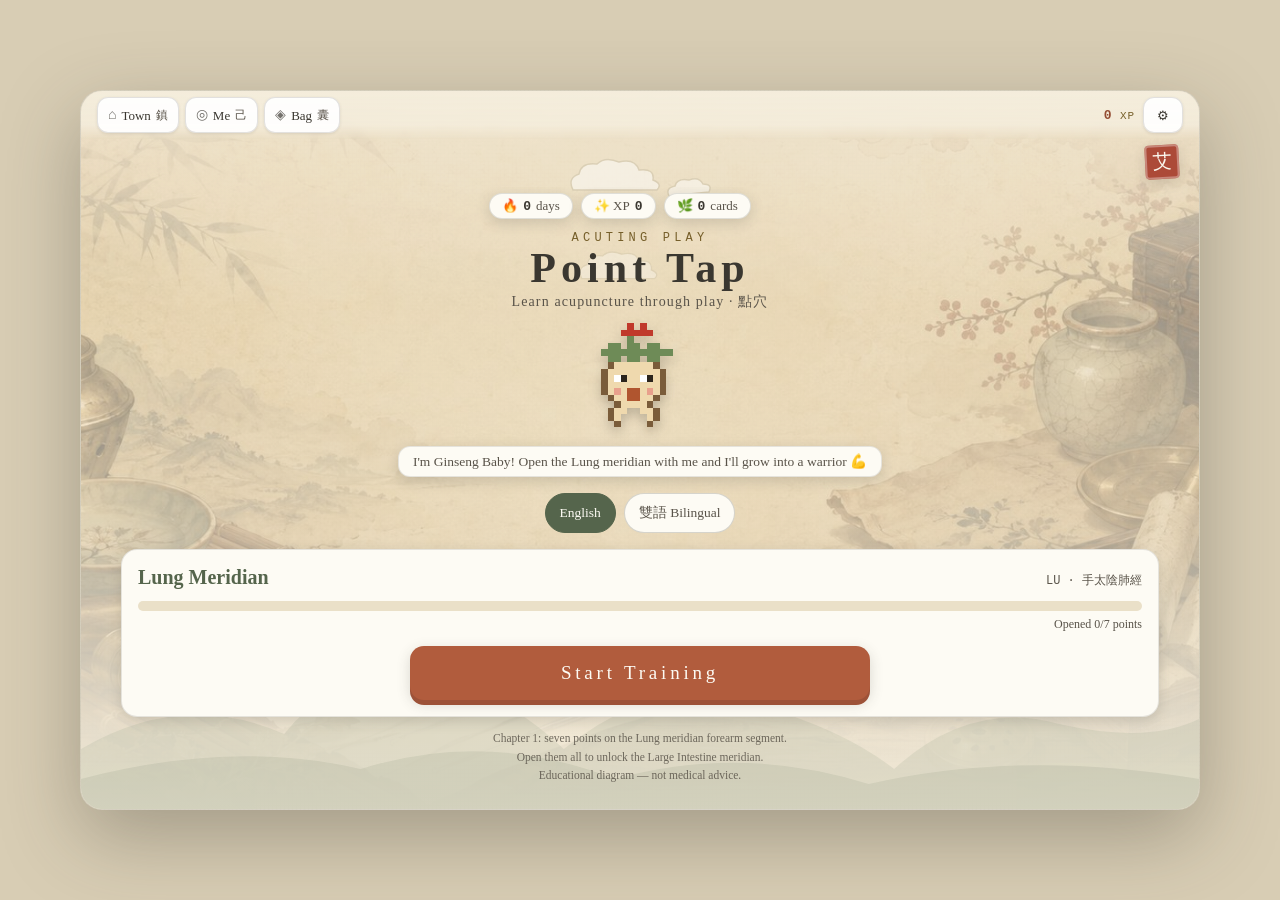
<file: acuting-play.html>
<!DOCTYPE html>
<html lang="zh-Hant">
<head>
<meta charset="UTF-8">
<meta name="viewport" content="width=device-width, initial-scale=1.0, viewport-fit=cover">
<!-- HTML must always be revalidated: assets are cache-busted with ?v=, but a
     stale page would keep serving the old ?v= and hide every fix. -->
<meta http-equiv="Cache-Control" content="no-cache, must-revalidate">
<meta http-equiv="Pragma" content="no-cache">
<meta name="theme-color" content="#F2EAD8">
<!-- bookmark / home-screen icon 書籤圖示 -->
<link rel="icon" href="favicon.ico" sizes="any">
<link rel="icon" type="image/png" sizes="32x32" href="art/icon-32.png">
<link rel="apple-touch-icon" sizes="180x180" href="art/icon-apple-180.png">
<link rel="manifest" href="site.webmanifest">
<meta name="apple-mobile-web-app-title" content="杏林行">
<meta name="apple-mobile-web-app-capable" content="yes">
<meta name="apple-mobile-web-app-status-bar-style" content="default">
<meta name="apple-mobile-web-app-capable" content="yes">
<meta name="apple-mobile-web-app-status-bar-style" content="default">
<meta name="apple-mobile-web-app-title" content="AcuTing Play">
<meta name="mobile-web-app-capable" content="yes">
<meta name="description" content="AcuTing Play — learn acupuncture points through play. Bilingual TCM learning game.">
<title>Point Tap 點穴 · Apricot Grove</title>
<style>
  :root{
    --paper:#F2EAD8; --paper2:#EAE0C8; --ink:#3A3730; --ink-soft:#595349;
    --sage:#7B8B6F; --sage-deep:#55654C; --terra:#B15C3D; --gold:#B08D3E;
    --seal:#A63B2A; --cream:#E8CF9E; --white:#FDFBF4;
  /* text-safe tier: fills keep their colour, words get a darker one */
  --line:#9A9182;--gold-ink:#755E29;--terra-ink:#944D33;--sage-ink:#596450;
    --shadow:0 4px 14px rgba(58,55,48,.18);
  }
  *{margin:0;padding:0;box-sizing:border-box;-webkit-tap-highlight-color:transparent}
/* `hidden` must win. The UA stylesheet's [hidden]{display:none} loses to any
   author display rule, which is how a hidden plate rendered as an empty box. */
[hidden]{display:none !important}
  html,body{height:100%}
  body{
    font-family:"Kaiti TC","STKaiti","KaiTi","BiauKai","Noto Serif TC","Songti TC",serif;
    background:#D8CDB4; color:var(--ink);
    display:flex;justify-content:center;
    overflow:hidden;
  }
  #app{
    position:relative;width:100%;max-width:440px;height:100svh;
    background:
      radial-gradient(ellipse 120% 60% at 50% -10%, rgba(255,255,255,.55), transparent 60%),
      repeating-linear-gradient(0deg, transparent 0 3px, rgba(120,105,80,.028) 3px 4px),
      repeating-linear-gradient(90deg, transparent 0 3px, rgba(120,105,80,.028) 3px 4px),
      var(--paper);
    box-shadow:0 0 40px rgba(58,55,48,.35);
    overflow:hidden; display:flex; flex-direction:column;
  }
  /* ---------- 水墨遠山 & 祥雲 ---------- */
  .scenery{position:absolute;inset:0;pointer-events:none;z-index:0}
  .scenery svg{position:absolute;left:0;width:100%}
  .mtn{bottom:0;opacity:.5}
  .cloud{animation:drift 60s linear infinite;opacity:.6}
  .cloud.c2{animation-duration:90s;animation-delay:-30s;top:22%!important;opacity:.4}
  @keyframes drift{from{transform:translateX(-30%)}to{transform:translateX(120%)}}
  @media (prefers-reduced-motion: reduce){.cloud{animation:none}}
  /* ---------- 印章 ---------- */
  .seal{
    position:absolute;right:14px;bottom:calc(14px + env(safe-area-inset-bottom));z-index:5;
    width:34px;height:34px;background:var(--seal);color:var(--white);
    display:flex;align-items:center;justify-content:center;
    font-size:20px;border-radius:4px;transform:rotate(-3deg);
    box-shadow:inset 0 0 0 2px rgba(255,255,255,.35), var(--shadow);
    opacity:.9;pointer-events:none;
  }
  /* ---------- 畫面切換 ---------- */
  .screen{position:relative;z-index:2;flex:1;display:none;flex-direction:column;overflow-y:auto;overscroll-behavior:contain;-webkit-overflow-scrolling:touch;padding:calc(14px + env(safe-area-inset-top)) 18px calc(20px + env(safe-area-inset-bottom))}
  .screen.active{display:flex}
  /* ---------- HUD ---------- */
  .srow{padding-right:40px;display:flex;gap:8px;justify-content:center;flex-wrap:wrap;margin-bottom:6px}
  .chip{
    background:var(--white);border:1.5px solid rgba(58,55,48,.15);border-radius:999px;
    padding:4px 12px;font-size:13px;color:var(--ink-soft);box-shadow:var(--shadow);
    display:flex;align-items:center;gap:5px;
  }
  .chip b{color:var(--ink);font-family:"Courier New",monospace;font-weight:700}
  /* ---------- 首頁 ---------- */
  .brand{ text-align:center;margin:6px 0 2px; }
  .brand .eyebrow{font-size:12px;letter-spacing:.35em;color:var(--gold-ink);text-transform:uppercase;font-family:"Courier New",monospace}
  .brand h1{font-size:42px;letter-spacing:.12em;color:var(--ink);font-weight:700;line-height:1.1}
  .brand .sub{font-size:14px;color:var(--ink-soft);letter-spacing:.08em;margin-top:2px}
  .companion-box{display:flex;flex-direction:column;align-items:center;margin:10px 0 4px}
  #sprite{image-rendering:pixelated;width:104px;height:117px;filter:drop-shadow(0 6px 6px rgba(58,55,48,.25))}
  .companion-box .say{
    margin-top:6px;background:var(--white);border-radius:12px;padding:6px 14px;font-size:13.5px;
    color:var(--ink-soft);border:1.5px solid rgba(58,55,48,.12);box-shadow:var(--shadow);max-width:88%;text-align:center;
  }
  .lang-row{display:flex;gap:8px;justify-content:center;margin:12px 0 4px}
  .lang-btn{
    border:1.5px solid rgba(58,55,48,.2);background:var(--white);color:var(--ink-soft);
    border-radius:999px;padding:8px 14px;font-size:13.5px;font-family:inherit;cursor:pointer;min-height:40px;
  }
  .lang-btn.on{background:var(--sage-deep);border-color:var(--sage-deep);color:var(--white)}
  .meridian-card{
    margin-top:12px;background:var(--white);border-radius:16px;border:1.5px solid rgba(58,55,48,.12);
    box-shadow:var(--shadow);padding:16px;
  }
  .meridian-card .row1{display:flex;justify-content:space-between;align-items:baseline}
  .meridian-card h2{font-size:20px;color:var(--sage-deep)}
  .meridian-card .en{font-size:12px;color:var(--ink-soft);font-family:"Courier New",monospace}
  .prog-track{height:10px;background:var(--paper2);border-radius:99px;margin:12px 0 6px;overflow:hidden}
  .prog-fill{height:100%;background:linear-gradient(90deg,var(--sage),var(--gold));border-radius:99px;width:0%;transition:width .8s ease}
  .prog-label{font-size:12px;color:var(--ink-soft);text-align:right}
  .cta{
    margin-top:14px;width:100%;min-height:54px;border:none;border-radius:14px;cursor:pointer;
    background:var(--terra);color:var(--white);font-size:19px;letter-spacing:.2em;font-family:inherit;
    box-shadow:0 5px 0 #9d5238, var(--shadow);
  }
  .cta:active{transform:translateY(3px);box-shadow:0 2px 0 #9d5238}
  .note{margin-top:12px;font-size:11.5px;color:var(--ink-soft);text-align:center;line-height:1.6;opacity:.85}
  /* ---------- 遊戲頁 ---------- */
  .quiz-top{display:flex;align-items:center;justify-content:space-between;gap:8px}
  .back-btn{border:none;background:none;font-size:15px;color:var(--ink-soft);font-family:inherit;cursor:pointer;padding:6px}
  .round-dots{display:flex;gap:5px}
  .dot{width:9px;height:9px;border-radius:50%;background:rgba(58,55,48,.15)}
  .dot.done{background:var(--sage)}
  .dot.now{background:var(--terra);transform:scale(1.25)}
  .prompt-card{
    background:var(--white);border-radius:14px;border:1.5px solid rgba(58,55,48,.12);
    box-shadow:var(--shadow);padding:12px 16px;text-align:center;margin:10px 0 6px;
  }
  .prompt-card .ask{font-size:12.5px;color:var(--ink-soft);letter-spacing:.1em}
  .prompt-card .target{font-size:26px;color:var(--ink);margin-top:2px;line-height:1.25}
  .prompt-card .target small{font-size:14px;color:var(--gold-ink);font-family:"Courier New",monospace;display:block}
  .combo{position:absolute;right:20px;top:110px;z-index:6;font-family:"Courier New",monospace;font-weight:700;color:var(--terra-ink);font-size:15px;opacity:0;transition:opacity .2s}
  .combo.show{opacity:1}
  .body-stage{position:relative;flex:1;display:flex;justify-content:center;align-items:center;min-height:0}
  .body-stage svg{height:100%;max-height:58dvh;border-radius:14px;touch-action:manipulation}
  .arm-skin{fill:url(#skin);stroke:#8A6F4D;stroke-width:2.5}
  .nail{fill:#F8ECD5;stroke:#C9A76F;stroke-width:1.5}
  .crease{stroke:#C09A66;stroke-width:1.8;fill:none;opacity:.75;stroke-linecap:round}
  .crease2{stroke:#CBAA78;stroke-width:1.3;fill:none;opacity:.6;stroke-linecap:round}
  .meridian-line{stroke:var(--sage);stroke-width:3;fill:none;stroke-dasharray:5 6;opacity:0;transition:opacity .4s}
  .show-line .meridian-line{opacity:.65}
  .pt-dot{fill:var(--seal);stroke:#fff;stroke-width:2;opacity:0}
  .pt-glow{fill:none;stroke:var(--gold);stroke-width:2;opacity:0}
  .reveal .pt-dot{opacity:.95}
  .reveal .pt-glow{opacity:.9;animation:pulse 1.2s ease-out infinite}
  @keyframes pulse{0%{r:10;opacity:.9}100%{r:30;opacity:0}}
  .tap-ripple{fill:none;stroke:var(--terra);stroke-width:2.5;animation:ripple .5s ease-out forwards}
  @keyframes ripple{from{r:5;opacity:1}to{r:34;opacity:0}}
  .verdict{
    position:absolute;left:50%;top:38%;transform:translate(-50%,-50%) scale(.6);z-index:7;
    font-size:34px;font-weight:700;letter-spacing:.15em;opacity:0;pointer-events:none;
    text-shadow:0 2px 0 var(--white), 0 3px 10px rgba(58,55,48,.3);
  }
  .verdict.pop{animation:vpop .9s ease forwards}
  @keyframes vpop{15%{opacity:1;transform:translate(-50%,-50%) scale(1.12)}70%{opacity:1;transform:translate(-50%,-50%) scale(1)}100%{opacity:0;transform:translate(-50%,-60%) scale(1)}}
  .v-perfect{color:var(--terra-ink)} .v-close{color:var(--gold-ink)} .v-miss{color:var(--ink-soft)}
  .answer-bar{
    background:var(--white);border-radius:14px;border:1.5px solid rgba(58,55,48,.12);box-shadow:var(--shadow);
    padding:10px 14px;min-height:74px;display:flex;align-items:center;justify-content:space-between;gap:10px;
  }
  .answer-bar .info{font-size:13px;line-height:1.55;color:var(--ink-soft)}
  .answer-bar .info b{color:var(--ink);font-size:15px}
  .answer-bar .info .py{color:var(--gold-ink);font-family:"Courier New",monospace;font-size:12px}
  .next-btn{
    border:none;border-radius:12px;background:var(--sage-deep);color:var(--white);
    font-family:inherit;font-size:16px;padding:12px 18px;min-height:46px;cursor:pointer;white-space:nowrap;
    box-shadow:0 4px 0 #3f4c38;
  }
  .next-btn:active{transform:translateY(2px);box-shadow:0 2px 0 #3f4c38}
  .hint{font-size:12px;color:var(--ink-soft);text-align:center;opacity:.8}
  /* ---------- 結算頁 ---------- */
  .result-wrap{display:flex;flex-direction:column;align-items:center;text-align:center;gap:10px;margin:auto 0}
  .stars{font-size:44px;letter-spacing:.15em;color:var(--gold-ink);filter:drop-shadow(0 3px 4px rgba(58,55,48,.25))}
  .stars .off{opacity:.22}
  .result-wrap h2{font-size:30px;letter-spacing:.15em}
  .score-line{font-size:15px;color:var(--ink-soft)}
  .score-line b{font-family:"Courier New",monospace;color:var(--terra-ink);font-size:19px}
  .card-drop{
    margin-top:6px;background:var(--white);border:2px solid var(--gold);border-radius:16px;
    padding:14px 18px;box-shadow:var(--shadow);max-width:300px;display:none;
    animation:cardIn .7s cubic-bezier(.2,1.4,.4,1) both;
  }
  @keyframes cardIn{from{transform:translateY(24px) scale(.85);opacity:0}to{transform:none;opacity:1}}
  .card-drop .rar{font-size:11px;letter-spacing:.3em;color:var(--gold-ink);font-family:"Courier New",monospace}
  .card-drop h3{font-size:20px;margin:2px 0}
  .card-drop p{font-size:12.5px;color:var(--ink-soft);line-height:1.6}
  .btn-row{display:flex;gap:10px;margin-top:14px;width:100%;max-width:320px}
  .btn-row .cta{margin-top:0;flex:1;font-size:16px;letter-spacing:.1em}
  .btn-row .ghost{background:var(--white);color:var(--ink);box-shadow:0 5px 0 rgba(58,55,48,.18), var(--shadow)}
  .btn-row .ghost:active{box-shadow:0 2px 0 rgba(58,55,48,.18)}
  .disclaimer{font-size:10.5px;color:var(--ink-soft);opacity:.7;text-align:center;margin-top:10px;line-height:1.6}
  body.nozh .zh{display:none !important}

/* ── the room this practice happens in ──
   Portrait plate on a phone, wide plate on a desktop: the same room, framed
   for the shape of the screen. A paper veil keeps every word legible over it. */
.roombg{position:absolute;inset:0;z-index:0;pointer-events:none;
  background:url("art/scene-needles.jpg") center 50%/cover no-repeat;opacity:.85}
.roombg::after{content:"";position:absolute;inset:0;
  background:linear-gradient(180deg,rgba(242,234,216,.86) 0%,rgba(242,234,216,.52) 30%,
    rgba(242,234,216,.62) 62%,rgba(242,234,216,.92) 88%,var(--paper) 100%)}
@media (min-width:900px){
  .roombg{background-image:url("art/scene-needles.jpg")}
}
@media (prefers-reduced-motion:no-preference){
  .roombg{animation:roomIn 1.6s cubic-bezier(.22,.9,.3,1) forwards;transform:scale(1.04)}
  @keyframes roomIn{to{transform:scale(1)}}
}
</style>
<link rel="stylesheet" href="desktop.css?v=107">
<script src="state.js?v=107"></script>
<script src="data/herbs.js?v=107"></script>
<script src="hud.js?v=107"></script>
</head>
<body data-page="points">
<div id="app">
  <div class="roombg" aria-hidden="true"></div>
  <!-- 背景 山與雲 -->
  <div class="scenery">
    <svg class="cloud" style="top:9%" width="150" height="46" viewBox="0 0 150 46"><path d="M8 34 Q2 22 14 18 Q16 6 32 8 Q40 0 54 6 Q70 2 74 14 Q90 12 88 24 Q98 28 92 34 Z M104 40 Q100 32 110 30 Q112 22 124 24 Q134 20 138 28 Q148 28 144 36 Z" fill="#fff" opacity=".8" stroke="#C9BFA6" stroke-width="1.5"/></svg>
    <svg class="cloud c2" width="120" height="40" viewBox="0 0 150 46"><path d="M8 34 Q2 22 14 18 Q16 6 32 8 Q40 0 54 6 Q70 2 74 14 Q90 12 88 24 Q98 28 92 34 Z" fill="#fff" opacity=".8" stroke="#C9BFA6" stroke-width="1.5"/></svg>
    <svg class="mtn" height="180" viewBox="0 0 440 180" preserveAspectRatio="none">
      <path d="M0 180 L0 120 Q40 60 80 105 Q95 55 130 30 Q170 70 190 120 Q230 40 265 75 Q300 100 320 140 Q350 70 385 95 Q420 115 440 90 L440 180 Z" fill="#A8B199" opacity=".45"/>
      <path d="M0 180 L0 150 Q60 110 110 140 Q160 100 210 150 Q260 115 310 155 Q370 120 440 150 L440 180 Z" fill="#7B8B6F" opacity=".35"/>
    </svg>
  </div>
  <div class="seal">艾</div>

  <!-- ======== 首頁 / 經絡地圖 ======== -->
  <section id="scr-home" class="screen active">
    <div class="srow">
      <div class="chip">🔥 <b id="hud-streak">0</b> days</div>
      <div class="chip">✨ XP <b id="hud-xp">0</b></div>
      <div class="chip">🌿 <b id="hud-cards">0</b> cards</div>
    </div>
    <div class="brand">
      <div class="eyebrow">ACUTING PLAY</div>
      <h1>Point Tap</h1>
      <div class="sub">Learn acupuncture through play<span class="zh"> · 點穴</span></div>
    </div>
    <div class="companion-box">
      <canvas id="sprite" width="16" height="18" aria-label="Ginseng Baby"></canvas>
      <div class="say" id="say">I'm Ginseng Baby! Open the Lung meridian with me and I'll grow into a warrior 💪</div>
    </div>
    <div class="lang-row" role="group" aria-label="Language mode">
      <button class="lang-btn on" data-lang="en">English</button>
      <button class="lang-btn" data-lang="dual">雙語 Bilingual</button>
    </div>
    <div class="meridian-card">
      <div class="row1">
        <h2>Lung Meridian</h2>
        <span class="en">LU<span class="zh"> · 手太陰肺經</span></span>
      </div>
      <div class="prog-track"><div class="prog-fill" id="prog-fill"></div></div>
      <div class="prog-label" id="prog-label">Opened 0/7 points</div>
      <button class="cta" id="btn-start">Start Training</button>
    </div>
    <p class="note">Chapter 1: seven points on the Lung meridian forearm segment.<br>Open them all to unlock the Large Intestine meridian.<br>Educational diagram — not medical advice.</p>
  </section>

  <!-- ======== 遊戲頁 ======== -->
  <section id="scr-game" class="screen">
    <div class="quiz-top">
      <button class="back-btn" id="btn-quit">← Leave</button>
      <div class="round-dots" id="dots"></div>
      <div class="chip">✨ <b id="game-score">0</b></div>
    </div>
    <div class="prompt-card">
      <div class="ask" id="ask">Tap this point</div>
      <div class="target" id="target">—</div>
    </div>
    <div class="combo" id="combo">COMBO ×2</div>
    <div class="body-stage" id="stage">
      <svg id="arm" viewBox="0 0 434 930" aria-label="Right forearm and hand, palm up">
        <image href="[data-uri]" x="0" y="0" width="434" height="930" preserveAspectRatio="xMidYMid meet"/>
        <!-- Lung channel pathway (revealed after answering) -->
        <path class="meridian-line" id="mline" d="M288 118 Q282 240 278 297 Q270 400 262 497 Q263 516 263 552 Q248 590 232 622 Q198 690 170 748"/>
        <g id="pts"></g>
        <g id="fx"></g>
      </svg>
      <div class="verdict" id="verdict">Perfect!</div>
    </div>
    <div class="answer-bar">
      <div class="info" id="answer-info"><span class="hint">Tap the point's location on the arm</span></div>
      <button class="next-btn" id="btn-next" style="display:none">Next →</button>
    </div>
  </section>

  <!-- ======== 結算頁 ======== -->
  <section id="scr-result" class="screen">
    <div class="result-wrap">
      <div class="stars" id="stars">★★★</div>
      <h2 id="result-title">Training Complete</h2>
      <div class="score-line">Score <b id="final-score">0</b> · Perfect hits <span id="final-perfect">0</span></div>
      <div class="score-line" id="mastery-line"></div>
      <div class="card-drop" id="card-drop">
        <div class="rar" id="card-rar">RARE DROP</div>
        <h3 id="card-name">Goji Berry 枸杞</h3>
        <p id="card-fact"></p>
      </div>
      <div class="btn-row">
        <button class="cta ghost" id="btn-home">Town</button>
        <button class="cta" id="btn-again">Play Again</button>
      </div>
      <p class="disclaimer">AcuTing Play is for education. Point locations are simplified diagrams.<br>This is not medical advice and does not replace professional care.</p>
    </div>
  </section>
</div>

<script>
/* =============== 資料 =============== */
const POINTS = [
  {id:"LU5", zh:"尺澤", py:"Chǐzé", en:"Cubit Marsh", x:288, y:118, fact:"肘橫紋中，肱二頭肌腱橈側凹陷處。肺經合穴。", factEn:"On the cubital crease, in the depression radial to the biceps tendon. He-Sea point of the Lung channel."},
  {id:"LU6", zh:"孔最", py:"Kǒngzuì", en:"Collection Hole", x:278, y:297, fact:"腕橫紋上7寸，尺澤與太淵連線上。肺經郄穴。", factEn:"7 cun above the wrist crease on the LU5–LU9 line. Xi-Cleft point — used for acute conditions."},
  {id:"LU7", zh:"列缺", py:"Lièquē", en:"Broken Sequence", x:262, y:497, fact:"橈骨莖突上方，腕橫紋上1.5寸。絡穴，八脈交會通任脈。", factEn:"1.5 cun above the wrist crease, superior to the radial styloid. Luo-Connecting point; confluent with the Ren mai."},
  {id:"LU8", zh:"經渠", py:"Jīngqú", en:"Channel Ditch", x:265, y:516, fact:"腕橫紋上1寸，橈動脈橈側。肺經經穴。", factEn:"1 cun above the wrist crease, on the radial side of the radial artery. Jing-River point."},
  {id:"LU9", zh:"太淵", py:"Tàiyuān", en:"Great Abyss", x:263, y:552, fact:"腕橫紋橈側端，橈動脈搏動處。原穴、八會穴之脈會。", factEn:"At the radial end of the wrist crease, where the radial artery pulses. Yuan-Source point; Hui-Meeting point of the vessels."},
  {id:"LU10", zh:"魚際", py:"Yújì", en:"Fish Border", x:232, y:622, fact:"第一掌骨中點，赤白肉際處。肺經滎穴。", factEn:"At the midpoint of the 1st metacarpal, on the red-and-white skin border of the thenar. Ying-Spring point."},
  {id:"LU11", zh:"少商", py:"Shàoshāng", en:"Lesser Shang", x:170, y:748, fact:"拇指橈側指甲角旁約0.1寸。肺經井穴。", factEn:"About 0.1 cun from the radial corner of the thumbnail. Jing-Well point — classic for sore throat."},
];
const HERBS = [
  {name:"Goji Berry 枸杞", rar:"COMMON", fact:"In TCM theory, goji berries are often used to nourish the Liver and Kidney and brighten the eyes."},
  {name:"Red Date 紅棗", rar:"COMMON", fact:"Sweet and warm — a daily favorite for tonifying Qi and nourishing Blood in TCM food therapy."},
  {name:"Licorice Root 甘草", rar:"COMMON", fact:"The 'peacemaker' herb — it harmonizes other herbs in a formula. Nicknamed the Elder Statesman."},
  {name:"Astragalus 黃芪", rar:"UNCOMMON", fact:"Known in TCM as the chief of Qi tonics — supports Qi and consolidates the exterior."},
  {name:"Angelica Root 當歸", rar:"UNCOMMON", fact:"A key Blood-nourishing herb, widely used in TCM gynecology."},
  {name:"Wild Ginseng 野山參", rar:"★ RARE", fact:"Powerfully tonifies Yuan Qi. Congratulations — a rare card!"},
];
const ROUNDS = 8, R_PERFECT = 20, R_CLOSE = 44;

/* =============== 狀態 =============== */
const S = AG.state;
const store = { save(){ AG.save() } };
Object.defineProperty(S,"lang",{get(){return S.zh?"dual":"en"},set(v){AG.setZh(v==="dual")},configurable:true});
let game = null;

/* =============== 小工具 =============== */
const $ = id => document.getElementById(id);
const todayStr = () => AG.gameDayKey();
function show(id){ document.querySelectorAll(".screen").forEach(s=>s.classList.remove("active")); $(id).classList.add("active"); }
function svgEl(tag, attrs){ const e=document.createElementNS("http://www.w3.org/2000/svg",tag); for(const k in attrs)e.setAttribute(k,attrs[k]); return e; }

/* =============== 像素人參寶寶 =============== */
const SPRITE = [
"......R.R.......",
".....RRRRR......",
"......G.........",
"...GG.GG.GG.....",
"..GGGGGGGGGGG...",
"...GG.GG.GG.....",
"...DCCCCCCD.....",
"..DCCCCCCCCD....",
"..DCWKCCWKCD....",
"..DCCCCCCCCD....",
"..DCPCMMCPCD....",
"...DCCMMCCD.....",
"....DCCCCD......",
"...DCC..CCD.....",
"...DC....CD.....",
"....D....D......",
"................",
"................"];
const PAL = {R:"#C0392B",G:"#6E8B57",D:"#7A5C3A",C:"#EFD9AE",W:"#FFFFFF",K:"#2B241C",P:"#E8A08C",M:"#B0552F"};
function drawSprite(bounce){
  const cv=$("sprite"),ctx=cv.getContext("2d");
  ctx.clearRect(0,0,16,18);
  const off = bounce?1:0;
  SPRITE.forEach((row,y)=>{ [...row].forEach((ch,x)=>{ if(PAL[ch]){ctx.fillStyle=PAL[ch];ctx.fillRect(x,y+off>17?17:y, 1,1);} }); });
}
let bounceOn=false; setInterval(()=>{bounceOn=!bounceOn;drawSprite(bounceOn);},550); drawSprite(false);

/* =============== 首頁 =============== */
function fmtHud(){
  $("hud-xp").textContent=S.xp; $("hud-streak").textContent=S.streak; $("hud-cards").textContent=S.cards.length;
  const mastered=Object.values(S.mastery).filter(v=>v>=2).length;
  $("prog-fill").style.width=(mastered/POINTS.length*100)+"%";
  $("prog-label").textContent=`Opened ${mastered}/${POINTS.length} points`;
  document.querySelectorAll(".lang-btn").forEach(b=>b.classList.toggle("on",b.dataset.lang===S.lang));
  if(mastered>=POINTS.length){ $("say").textContent="The Lung meridian is open! I can feel an evolution coming…!"; }
}
document.querySelectorAll(".lang-btn").forEach(b=>b.onclick=()=>{S.lang=b.dataset.lang;AG.save();fmtHud();});

/* =============== 遊戲 =============== */
function newGame(){
  const order=[...POINTS].sort(()=>Math.random()-.5);
  while(order.length<ROUNDS) order.push(POINTS[Math.floor(Math.random()*POINTS.length)]);
  game={q:order.slice(0,ROUNDS),i:0,score:0,perfect:0,combo:0,answered:false};
  $("game-score").textContent="0";
  $("dots").innerHTML=""; for(let i=0;i<ROUNDS;i++){const d=document.createElement("div");d.className="dot";$("dots").appendChild(d);}
  buildPoints(); nextRound(); show("scr-game");
}
function buildPoints(){
  const g=$("pts"); g.innerHTML="";
  POINTS.forEach(p=>{
    const grp=svgEl("g",{id:"pt-"+p.id});
    grp.appendChild(svgEl("circle",{class:"pt-glow",cx:p.x,cy:p.y,r:10}));
    grp.appendChild(svgEl("circle",{class:"pt-dot",cx:p.x,cy:p.y,r:7}));
    g.appendChild(grp);
  });
}
function promptFor(p){
  if(S.lang==="en") return {main:`${p.en}`, sub:p.id, ask:"Tap this point"};
  return {main:`${p.en}`, sub:`${p.zh} ${p.py} · ${p.id}`, ask:"Tap this point 請點出"};
}
function nextRound(){
  const arm=$("arm"); arm.classList.remove("show-line");
  document.querySelectorAll("#pts g").forEach(el=>el.classList.remove("reveal"));
  $("fx").innerHTML=""; $("btn-next").style.display="none";
  $("answer-info").innerHTML='<span class="hint">Tap the point\'s location on the arm</span>';
  const p=game.q[game.i], pr=promptFor(p);
  $("ask").textContent=pr.ask;
  $("target").innerHTML=`${pr.main}<small>${pr.sub}</small>`;
  [...$("dots").children].forEach((d,idx)=>{d.className="dot"+(idx<game.i?" done":idx===game.i?" now":"");});
  game.answered=false;
}
$("stage").addEventListener("pointerdown",ev=>{
  if(!game||game.answered)return;
  const svg=$("arm"), rect=svg.getBoundingClientRect();
  const x=(ev.clientX-rect.left)/rect.width*434, y=(ev.clientY-rect.top)/rect.height*930;
  const p=game.q[game.i];
  const dist=Math.hypot(x-p.x,y-p.y);
  game.answered=true;
  $("fx").appendChild(svgEl("circle",{class:"tap-ripple",cx:x,cy:y,r:5}));
  let cls,txt,pts;
  if(dist<=R_PERFECT){ game.combo++; game.perfect++; pts=20+(game.combo>1?(game.combo-1)*5:0); cls="v-perfect"; txt="Perfect! +"+pts;
    S.mastery[p.id]=(S.mastery[p.id]||0)+1;
  } else if(dist<=R_CLOSE){ game.combo=0; pts=10; cls="v-close"; txt="Close +10"; S.mastery[p.id]=Math.max(S.mastery[p.id]||0,1); }
  else { game.combo=0; pts=0; cls="v-miss"; txt="Not yet!"; }
  game.score+=pts; $("game-score").textContent=game.score;
  const cb=$("combo"); if(game.combo>1){cb.textContent="COMBO ×"+game.combo;cb.classList.add("show");}else cb.classList.remove("show");
  const v=$("verdict"); v.className="verdict "+cls; v.textContent=txt; void v.offsetWidth; v.classList.add("pop");
  document.getElementById("pt-"+p.id).classList.add("reveal");
  $("arm").classList.add("show-line");
  $("answer-info").innerHTML=`<div><b>${p.zh}</b> <span class="py">${p.py} · ${p.id} · ${p.en}</span><br>${S.lang==="dual"?p.fact+"<br>":""}${p.factEn}</div>`;
  $("btn-next").style.display="block";
  $("btn-next").textContent=(game.i===ROUNDS-1)?"Results ✓":"Next →";
});
$("btn-next").onclick=()=>{ game.i++; if(game.i>=ROUNDS) endGame(); else nextRound(); };
$("btn-quit").onclick=()=>{ show("scr-home"); fmtHud(); };

/* =============== 結算 =============== */
function endGame(){
  const sc=game.score;
  const nStars=sc>=150?3:sc>=100?2:sc>=50?1:0;
  $("stars").innerHTML="★".repeat(nStars)+`<span class="off">${"★".repeat(3-nStars)}</span>`;
  $("result-title").textContent=nStars===3?"Qi Is Flowing!":nStars===2?"Well Trained":"Keep Practicing";
  $("final-score").textContent=sc; $("final-perfect").textContent=game.perfect;
  AG.complete({activity:"train_point_tap",completed:true,score:sc,stars:nStars,
    xpEarned:sc, skillXp:{needle:10+nStars*12}});
  const mastered=Object.values(S.mastery).filter(v=>v>=2).length;
  $("mastery-line").textContent=`Lung meridian: ${mastered}/${POINTS.length} points opened`;
  const drop=$("card-drop");
  if(nStars>=2){
    const pool=nStars===3?HERBS:HERBS.slice(0,3);
    const h=pool[Math.floor(Math.random()*pool.length)];
    S.cards.push({id:h.name.replace(/\s+/g,"_").toLowerCase(),
                  n:h.name, d:AG.gameDayKey(), source:"point_tap"});
    $("card-rar").textContent=h.rar; $("card-name").textContent=h.name; $("card-fact").textContent=h.fact;
    drop.style.display="block";
  } else drop.style.display="none";
  AG.save();
  show("scr-result");
}
$("btn-again").onclick=newGame;
$("btn-home").onclick=()=>{ location.href="index.html"; };
$("btn-start").onclick=newGame;

fmtHud();
</script>
<!-- Cloudflare Web Analytics — cookieless, no personal data, ~2KB.
     Counts visits and pages so we can see whether anyone is playing and where
     they stop. It identifies no one: there are no accounts on this site and
     progress never leaves the player's own browser. The token is public by
     design — it appears in the page source of every site that uses it. -->
<script>
/* Injected only on the live host. Opened from file:// or localhost — the test
   suite, a local copy — the request would fail slowly on every page load AND
   count our own page loads as visitors, so it is simply never created there. */
(function () {
  var h = location.hostname;
  if (!/^https?:$/.test(location.protocol)) return;
  if (h === "localhost" || h === "127.0.0.1" || h === "") return;
  var s = document.createElement("script");
  s.type = "module";
  s.defer = true;
  s.src = "https://static.cloudflareinsights.com/beacon.min.js";
  s.setAttribute("data-cf-beacon", '{"token": "638c70912f564e788ffa919d304e9166"}');
  document.body.appendChild(s);
})();
</script>
</body>
</html>
</file>
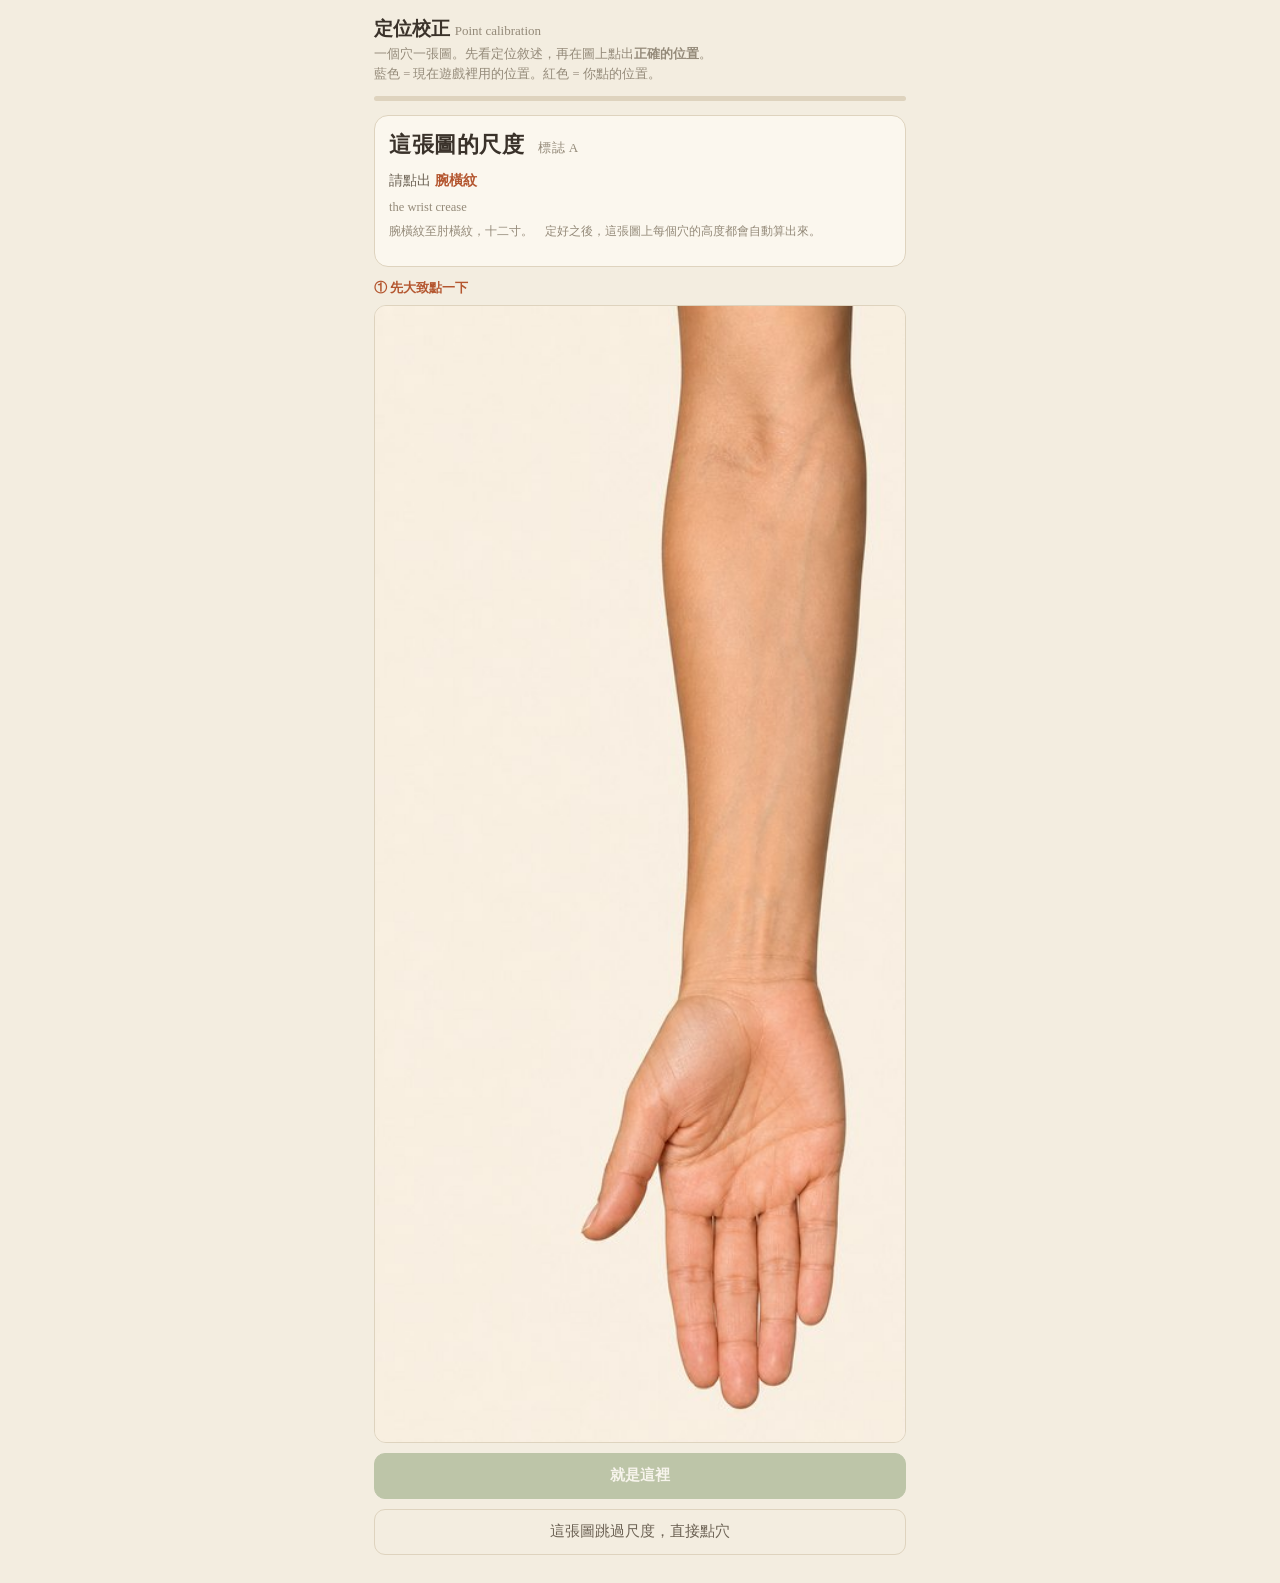
<file: calibrate.html>
<!doctype html>
<html lang="zh-Hant">
<head>
<meta charset="utf-8">
<meta name="viewport" content="width=device-width,initial-scale=1,viewport-fit=cover">
<title>定位校正 · 杏林行</title>
<!--
  Point calibration 定位校正

  Not part of the game. A private workbench for Ting: it shows every
  needling coordinate the game uses beside its textbook definition, and
  she taps where the point actually belongs. Two stages — a rough tap on
  the whole limb, then a magnified tap to place it exactly — because a
  fingertip is forty pixels wide and an acupoint is not.

  Nothing here writes to the game. It writes a block of text that I paste
  into data/chapters.js after she has confirmed it. Progress is kept in
  localStorage under its own key, so it survives closing the tab and never
  touches the player's save.
-->
<style>
  :root{
    --paper:#F3EDE0; --card:#FBF7EE; --ink:#3A322A; --ink-soft:#6B6153;
    --ink-faint:#948A79; --line:#DED3BE; --sage:#6E8B57; --terra:#B4562F;
    --gold:#B08D3E;
  }
  *{box-sizing:border-box;-webkit-tap-highlight-color:transparent}
  html,body{margin:0;background:var(--paper);color:var(--ink);
    font-family:"Noto Serif TC",Georgia,"Songti TC",serif}
  body{min-height:100svh;padding:14px 14px 28px;max-width:560px;margin:0 auto}
  h1{font-size:19px;margin:2px 0 2px}
  .sub{font-size:12.5px;color:var(--ink-faint);margin:0 0 12px;line-height:1.6}
  .bar{height:5px;background:var(--line);border-radius:3px;overflow:hidden;margin:10px 0 14px}
  .bar > i{display:block;height:100%;background:var(--sage);width:0;transition:width .25s}
  .card{background:var(--card);border:1px solid var(--line);border-radius:14px;
    padding:14px;margin-bottom:12px}
  .name{font-size:22px;font-weight:700;letter-spacing:.5px}
  .name small{font-size:13px;color:var(--ink-faint);font-weight:400;margin-left:8px}
  .where{font-size:14px;line-height:1.8;margin:8px 0 0;color:var(--ink-soft)}
  .where b{color:var(--terra)}
  .where .en{display:block;font-size:12.5px;color:var(--ink-faint);margin-top:4px;line-height:1.6}
  .used{font-size:12px;color:var(--ink-faint);margin-top:6px}
  .flag{display:inline-block;background:var(--terra);color:#FBF7EE;font-size:11px;
    padding:2px 8px;border-radius:20px;margin-left:6px;vertical-align:3px}
  .newp{background:var(--gold)}

  .stagehint{font-size:13px;color:var(--terra);margin:0 0 8px;font-weight:700}
  .stage{position:relative;background:#EFE7D6;border-radius:12px;overflow:hidden;
    border:1px solid var(--line);touch-action:manipulation}
  .stage img{display:block;width:100%;image-rendering:auto}
  .mark{position:absolute;width:22px;height:22px;margin:-11px 0 0 -11px;
    border-radius:50%;pointer-events:none}
  .mark::before,.mark::after{content:"";position:absolute;background:currentColor}
  .mark::before{left:50%;top:0;width:1.5px;height:100%;margin-left:-.75px}
  .mark::after{top:50%;left:0;height:1.5px;width:100%;margin-top:-.75px}
  .mark i{position:absolute;inset:6px;border:1.5px solid currentColor;border-radius:50%}
  .m-old{color:#7A93B8}
  .m-new{color:var(--terra)}
  .tag{position:absolute;font-size:10px;padding:1px 5px;border-radius:8px;
    transform:translate(14px,-8px);white-space:nowrap;color:#FBF7EE}
  .t-old{background:#7A93B8}
  .t-new{background:var(--terra)}

  .row{display:flex;gap:8px;margin-top:10px;flex-wrap:wrap}
  button{font-family:inherit;font-size:14.5px;padding:11px 12px;border-radius:11px;
    border:1px solid var(--line);background:#fff;color:var(--ink);flex:1;min-width:96px;
    min-height:46px;cursor:pointer}
  button.go{background:var(--sage);border-color:var(--sage);color:#fff;font-weight:700}
  button.warn{background:var(--terra);border-color:var(--terra);color:#fff}
  button.ghost{background:transparent;color:var(--ink-soft)}
  button:disabled{opacity:.4}
  .nudge{display:grid;grid-template-columns:repeat(4,1fr);gap:6px;margin-top:8px}
  .nudge button{min-width:0;font-size:16px;padding:9px 0;min-height:42px}
  .m-a,.m-b{color:var(--gold)}
  .t-a,.t-b{background:var(--gold)}
  .guide{position:absolute;left:0;right:0;height:0;border-top:1.5px dashed var(--gold);
    pointer-events:none}
  .guide span{position:absolute;right:4px;top:-16px;font-size:10px;color:var(--gold);
    background:var(--card);padding:0 4px;border-radius:6px}
  .tick{position:absolute;left:0;height:0;border-top:1px solid rgba(176,141,62,.35);
    width:14px;pointer-events:none}
  .lockrow{display:flex;gap:9px;align-items:flex-start;font-size:13px;color:var(--ink-soft);
    background:#FFF9EC;border:1px solid #E8DCBE;border-radius:11px;padding:10px 12px;
    margin-top:10px;line-height:1.6}
  .lockrow input{width:20px;height:20px;margin:1px 0 0;flex:none}
  .coords{font-family:ui-monospace,"Courier New",monospace;font-size:12.5px;
    color:var(--ink-faint);margin-top:8px;text-align:center}
  textarea{width:100%;height:230px;font-family:ui-monospace,"Courier New",monospace;
    font-size:12px;line-height:1.6;padding:10px;border-radius:11px;border:1px solid var(--line);
    background:#fff;color:var(--ink)}
  .done{text-align:center;padding:20px 6px}
  .done h2{font-size:20px;margin:0 0 6px}
  [hidden]{display:none !important}
</style>
</head>
<body>

<h1>定位校正 <span style="font-size:13px;color:var(--ink-faint);font-weight:400">Point calibration</span></h1>
<p class="sub">一個穴一張圖。先看定位敘述，再在圖上點出<b>正確的位置</b>。<br>
藍色 = 現在遊戲裡用的位置。紅色 = 你點的位置。</p>

<div class="bar"><i id="bar"></i></div>

<div id="lm" hidden>
  <div class="card">
    <div class="name" id="lmTitle"></div>
    <p class="where" id="lmWhere"></p>
    <p class="used" id="lmNote"></p>
  </div>
  <p class="stagehint" id="lmHint"></p>
  <div class="stage" id="lmStage">
    <img id="lmPlate" alt="">
    <div class="mark m-a" id="mA" hidden><i></i><span class="tag t-a">A</span></div>
    <div class="mark m-b" id="mB" hidden><i></i><span class="tag t-b">B</span></div>
    <div class="mark m-new" id="mL" hidden><i></i><span class="tag t-new">你點的</span></div>
  </div>
  <div class="coords" id="lmCoords"></div>
  <div class="nudge" id="lmNudge" hidden>
    <button data-d="-1,0">&#8592;</button>
    <button data-d="0,-1">&#8593;</button>
    <button data-d="0,1">&#8595;</button>
    <button data-d="1,0">&#8594;</button>
  </div>
  <div class="row">
    <button class="go" id="lmUse" disabled>就是這裡</button>
    <button class="ghost" id="lmBack" hidden>回上一步（重點）</button>
  </div>
  <div class="row">
    <button class="ghost" id="lmSkip">這張圖跳過尺度，直接點穴</button>
  </div>
</div>

<div id="work">
  <div class="card">
    <div class="name" id="pName"></div>
    <p class="where" id="pWhere"></p>
    <p class="used" id="pUsed"></p>
  </div>

  <p class="stagehint" id="hint"></p>
  <div class="stage" id="stage">
    <img id="plate" alt="">
    <div class="mark m-old" id="mOld" hidden><i></i><span class="tag t-old">現在</span></div>
    <div class="mark m-new" id="mNew" hidden><i></i><span class="tag t-new">你點的</span></div>
  </div>
  <div class="coords" id="coords"></div>

  <div class="nudge" id="nudgeBox" hidden>
    <button data-d="-1,0">←</button>
    <button data-d="0,-1">↑</button>
    <button data-d="0,1">↓</button>
    <button data-d="1,0">→</button>
  </div>

  <label class="lockrow" id="lockRow" hidden>
    <input type="checkbox" id="lock" checked>
    <span>高度用尺子算好的（<b id="lockCun"></b>）— 我只要點左右</span>
  </label>

  <div class="row">
    <button class="go" id="bUse" disabled>用我點的位置</button>
    <button id="bSame">現在的就是對的</button>
  </div>
  <div class="row">
    <button class="ghost" id="bBack" hidden>回上一步（重點）</button>
    <button class="ghost" id="bSkip">跳過，之後再說</button>
    <button class="warn" id="bBad">這張底圖不能用</button>
  </div>
  <div class="row">
    <button class="ghost" id="bPrev">← 上一個</button>
    <button class="ghost" id="bOut">看目前結果</button>
  </div>
</div>

<div id="out" hidden>
  <div class="card done">
    <h2 id="outTitle">目前結果</h2>
    <p class="sub" id="outSub"></p>
  </div>
  <textarea id="outText" readonly></textarea>
  <div class="row">
    <button class="go" id="bCopy">複製全部</button>
    <button id="bResume">回去繼續</button>
  </div>
  <div class="row">
    <button class="ghost" id="bReset">全部清除，重新開始</button>
  </div>
</div>

<script src="data/calib.js?v=107"></script>
<script>
const KEY  = "apricot-calib";
const P    = window.AG_CALIB || [];
const RULE = window.AG_CALIB_PLATES || {};
const $    = id => document.getElementById(id);

let store = {};
try { store = JSON.parse(localStorage.getItem(KEY) || "{}") || {}; } catch (e) { store = {}; }
store.pts   = store.pts   || {};      // point id -> answer
store.marks = store.marks || {};      // plate path -> {a:{x,y}, b:{x,y}} or {skip:true}
const persist = () => { try { localStorage.setItem(KEY, JSON.stringify(store)); } catch (e) {} };

let i = 0, stage = 1, pick = null, crop = null;
let lmPlate = null, lmWhich = "a", lmStage = 1, lmPick = null, lmCrop = null;

i = P.findIndex(p => !store.pts[p.id]); if (i < 0) i = 0;
const cur = () => P[i];

/* ── geometry shared by both screens ─────────────────────────────── */
function cropFor(p, pt) {
  const half = 100;
  return { x: Math.max(0, Math.min(p.w - half * 2, pt.x - half)),
           y: Math.max(0, Math.min(p.h - half * 2, pt.y - half)),
           w: half * 2, h: half * 2 };
}
function layout(stageEl, imgEl, p, c) {
  const box = stageEl.clientWidth;
  if (!c) { imgEl.style.width = "100%"; imgEl.style.marginLeft = "0";
            imgEl.style.marginTop = "0"; stageEl.style.height = ""; return box / p.w; }
  const s = box / c.w;
  imgEl.style.width = (p.w * s) + "px";
  imgEl.style.marginLeft = (-c.x * s) + "px";
  imgEl.style.marginTop  = (-c.y * s) + "px";
  stageEl.style.height = (c.h * s) + "px";
  return s;
}
function screenOf(stageEl, p, c, x, y) {
  const box = stageEl.clientWidth;
  if (!c) { const s = box / p.w; return [x * s, y * s]; }
  const s = box / c.w; return [(x - c.x) * s, (y - c.y) * s];
}
function plateOf(stageEl, p, c, px, py) {
  const box = stageEl.clientWidth;
  if (!c) { const s = box / p.w; return { x: Math.round(px / s), y: Math.round(py / s) }; }
  const s = box / c.w;
  return { x: Math.round(c.x + px / s), y: Math.round(c.y + py / s) };
}
function put(el, stageEl, p, c, x, y) {
  const [sx, sy] = screenOf(stageEl, p, c, x, y);
  const h = stageEl.clientHeight || 1, w = stageEl.clientWidth;
  if (sx < -24 || sy < -24 || sx > w + 24 || sy > h + 24) { el.hidden = true; return; }
  el.hidden = false; el.style.left = sx + "px"; el.style.top = sy + "px";
}

/* ── the cun ruler: where does k cun from landmark A land? ──────── */
function guideFor(p) {
  const def = RULE[p.img], m = store.marks[p.img];
  if (!def || !m || m.skip || p.cun === undefined) return null;
  const t = p.cun / def.cun;
  return { x: Math.round(m.a.x + (m.b.x - m.a.x) * t),
           y: Math.round(m.a.y + (m.b.y - m.a.y) * t),
           cun: p.cun, def: def };
}

/* ══════════ landmark screen ══════════ */
function needLandmarks() {
  const p = cur(), def = RULE[p.img];
  return !!def && !store.marks[p.img] && p.cun !== undefined;
}
function openLandmarks(img) {
  lmPlate = img; lmWhich = "a"; lmStage = 1; lmPick = null; lmCrop = null;
  $("lm").hidden = false; $("work").hidden = true; $("out").hidden = true;
  drawLm();
}
function drawLm() {
  const def = RULE[lmPlate];
  const p = P.find(q => q.img === lmPlate);
  const L = lmWhich === "a" ? def.a : def.b;
  $("lmTitle").innerHTML = '這張圖的尺度 <small>' + (lmWhich === "a" ? "標誌 A" : "標誌 B") + '</small>';
  $("lmWhere").innerHTML = '請點出 <b>' + L.zh + '</b><span class="en">' + L.en + '</span>';
  $("lmNote").textContent = def.note + "　定好之後，這張圖上每個穴的高度都會自動算出來。";

  const img = $("lmPlate");
  if (img.getAttribute("src") !== lmPlate) img.src = lmPlate;
  lmCrop = lmStage === 1 ? null : cropFor(p, lmPick);
  layout($("lmStage"), img, p, lmCrop);
  $("lmHint").textContent = lmStage === 1 ? "① 先大致點一下" : "② 放大了。點準一點，或用箭頭微調";
  $("lmBack").hidden  = lmStage === 1;
  $("lmNudge").hidden = lmStage === 1;
  paintLm();
}
function paintLm() {
  const p = P.find(q => q.img === lmPlate), m = store.marks[lmPlate] || {};
  m.a ? put($("mA"), $("lmStage"), p, lmCrop, m.a.x, m.a.y) : ($("mA").hidden = true);
  m.b ? put($("mB"), $("lmStage"), p, lmCrop, m.b.x, m.b.y) : ($("mB").hidden = true);
  lmPick ? put($("mL"), $("lmStage"), p, lmCrop, lmPick.x, lmPick.y) : ($("mL").hidden = true);
  $("lmUse").disabled = !lmPick;
  $("lmCoords").textContent = lmPick ? lmPick.x + "," + lmPick.y : "";
}
$("lmStage").addEventListener("click", ev => {
  const p = P.find(q => q.img === lmPlate), r = $("lmStage").getBoundingClientRect();
  const hit = plateOf($("lmStage"), p, lmCrop, ev.clientX - r.left, ev.clientY - r.top);
  if (lmStage === 1) { lmPick = hit; lmStage = 2; drawLm(); } else { lmPick = hit; paintLm(); }
});
$("lmNudge").addEventListener("click", ev => {
  const b = ev.target.closest("button"); if (!b || !lmPick) return;
  const [dx, dy] = b.dataset.d.split(",").map(Number);
  lmPick = { x: lmPick.x + dx, y: lmPick.y + dy }; paintLm();
});
$("lmBack").onclick = () => { lmPick = null; lmStage = 1; drawLm(); };
$("lmSkip").onclick = () => { store.marks[lmPlate] = { skip: true }; persist(); $("lm").hidden = true; render(); };
$("lmUse").onclick  = () => {
  const m = store.marks[lmPlate] || {};
  m[lmWhich] = { x: lmPick.x, y: lmPick.y };
  store.marks[lmPlate] = m; persist();
  if (lmWhich === "a") { lmWhich = "b"; lmStage = 1; lmPick = null; drawLm(); }
  else { $("lm").hidden = true; render(); }
};

/* ══════════ point screen ══════════ */
function render() {
  if (needLandmarks()) return openLandmarks(cur().img);
  const p = cur();
  $("work").hidden = false; $("out").hidden = true; $("lm").hidden = true;

  const done = P.filter(q => store.pts[q.id]).length;
  $("bar").style.width = (done / P.length * 100) + "%";

  $("pName").innerHTML = p.zh + ' <small>' + p.id.replace(/b$/, "") + ' · ' + p.py + '</small>'
    + (p.flagged ? '<span class="flag">你說這個不對</span>' : "")
    + (p.isNew   ? '<span class="flag newp">新的，還沒上線</span>' : "");
  $("pWhere").innerHTML = p.where.zh + '<span class="en">' + p.where.en + '</span>';
  $("pUsed").textContent = (p.chs && p.chs.length)
    ? "用在第 " + p.chs.join("、") + " 章" : "還沒有章節用到它";

  const g = guideFor(p);
  $("lockRow").hidden = !g;
  if (g) $("lockCun").textContent = g.def.a.zh + (p.cun >= 0 ? "上 " : "下 ") + Math.abs(p.cun) + " 寸";
  drawStage();
}
function drawStage() {
  const p = cur(), img = $("plate");
  if (img.getAttribute("src") !== p.img) img.src = p.img;
  crop = stage === 1 ? null : cropFor(p, pick);
  layout($("stage"), img, p, crop);
  $("hint").textContent = stage === 1
    ? "① 先在整張圖上，大致點一下位置"
    : "② 放大了。點準一點，或用箭頭微調";
  $("bBack").hidden  = stage === 1;
  $("nudgeBox").hidden = stage === 1;
  paintGuides();
  placeMarks();
}
function paintGuides() {
  const p = cur(), g = guideFor(p);
  document.querySelectorAll("#stage .guide, #stage .tick").forEach(n => n.remove());
  const m = store.marks[p.img];
  if (m && !m.skip && RULE[p.img]) {
    const def = RULE[p.img];
    for (let k = 0; k <= def.cun; k++) {
      const t = k / def.cun;
      const y = m.a.y + (m.b.y - m.a.y) * t, x = m.a.x + (m.b.x - m.a.x) * t;
      const [, sy] = screenOf($("stage"), p, crop, x, y);
      if (sy < 0 || sy > ($("stage").clientHeight || 1)) continue;
      const t2 = document.createElement("div");
      t2.className = "tick"; t2.style.top = sy + "px";
      $("stage").appendChild(t2);
    }
  }
  if (!g) return;
  const [, sy] = screenOf($("stage"), p, crop, g.x, g.y);
  const el = document.createElement("div");
  el.className = "guide"; el.style.top = sy + "px";
  el.innerHTML = '<span>' + (p.cun >= 0 ? "" : "下") + Math.abs(p.cun) + ' 寸</span>';
  $("stage").appendChild(el);
}
function placeMarks() {
  const p = cur();
  put($("mOld"), $("stage"), p, crop, p.x, p.y);
  if (pick) put($("mNew"), $("stage"), p, crop, pick.x, pick.y); else $("mNew").hidden = true;
  $("bUse").disabled = !pick;
  const prev = store.pts[p.id];
  $("coords").textContent = "現在 " + p.x + "," + p.y
    + (pick ? "   →   你點的 " + pick.x + "," + pick.y
            : (prev && prev.x != null ? "   →   你定的 " + prev.x + "," + prev.y : ""));
}
$("stage").addEventListener("click", ev => {
  const p = cur(), r = $("stage").getBoundingClientRect();
  let hit = plateOf($("stage"), p, crop, ev.clientX - r.left, ev.clientY - r.top);
  const g = guideFor(p);
  if (g && $("lock").checked) hit.y = g.y;          // the ruler owns the height
  if (stage === 1) { pick = hit; stage = 2; drawStage(); } else { pick = hit; paintGuides(); placeMarks(); }
});
$("lock").addEventListener("change", () => { if (pick) { const g = guideFor(cur());
  if (g && $("lock").checked) { pick = { x: pick.x, y: g.y }; placeMarks(); } } });
$("nudgeBox").addEventListener("click", ev => {
  const b = ev.target.closest("button"); if (!b || !pick) return;
  const [dx, dy] = b.dataset.d.split(",").map(Number);
  if (dy && $("lock").checked && guideFor(cur())) $("lock").checked = false;   // nudging up/down unlocks
  pick = { x: pick.x + dx, y: pick.y + dy }; placeMarks();
});

function record(v) { store.pts[cur().id] = v; persist(); next(); }
function next() { pick = null; stage = 1; if (i < P.length - 1) { i++; render(); } else showOut(true); }

$("bUse").onclick   = () => record({ x: pick.x, y: pick.y, ok: "moved" });
$("bSame").onclick  = () => record({ x: cur().x, y: cur().y, ok: "confirmed" });
$("bBad").onclick   = () => record({ ok: "bad-plate" });
$("bSkip").onclick  = () => { pick = null; stage = 1; if (i < P.length - 1) { i++; render(); } else showOut(true); };
$("bBack").onclick  = () => { pick = null; stage = 1; drawStage(); };
$("bPrev").onclick  = () => { pick = null; stage = 1; i = Math.max(0, i - 1); render(); };
$("bOut").onclick   = () => showOut(false);
$("bResume").onclick= () => { const n = P.findIndex(q => !store.pts[q.id]); i = n < 0 ? i : n; pick = null; stage = 1; render(); };
$("bReset").onclick = () => { store = { pts: {}, marks: {} }; persist(); i = 0; pick = null; stage = 1; render(); };

$("bCopy").onclick = async () => {
  const t = $("outText");
  try { await navigator.clipboard.writeText(t.value); $("bCopy").textContent = "已複製 ✓"; }
  catch (e) { t.removeAttribute("readonly"); t.select(); document.execCommand("copy"); $("bCopy").textContent = "已複製 ✓"; }
  setTimeout(() => { $("bCopy").textContent = "複製全部"; }, 1600);
};

function showOut(finished) {
  $("work").hidden = true; $("lm").hidden = true; $("out").hidden = false;
  const done = P.filter(q => store.pts[q.id]).length;
  $("outTitle").textContent = finished ? "全部看完了" : "目前結果";
  $("outSub").innerHTML = done + " / " + P.length + " 個已經有答案。<br>按「複製全部」，然後貼給我，我就照這個改。";

  const L = ["AG_CALIB RESULT  " + new Date().toISOString().slice(0, 16).replace("T", " "),
             "verified by Ting against her textbook", ""];
  Object.keys(store.marks).forEach(k => {
    const m = store.marks[k], d = RULE[k];
    L.push("RULER " + k.replace("art/body-", "").replace(".jpg", "").padEnd(16)
      + (m.skip ? "skipped" : "A " + m.a.x + "," + m.a.y + "   B " + m.b.x + "," + m.b.y + "   = " + d.cun + " cun"));
  });
  L.push("");
  P.forEach(p => {
    const s = store.pts[p.id];
    const tag = p.id.padEnd(6) + p.zh.padEnd(5) + p.img.replace("art/body-", "").replace(".jpg", "").padEnd(16);
    if (!s) L.push(tag + "SKIPPED");
    else if (s.ok === "bad-plate") L.push(tag + "BAD PLATE - needs a different drawing");
    else if (s.ok === "confirmed") L.push(tag + "OK   " + p.x + "," + p.y);
    else L.push(tag + "MOVE " + p.x + "," + p.y + "  ->  " + s.x + "," + s.y);
  });
  L.push("", "JSON " + JSON.stringify(store));
  $("outText").value = L.join("\n");
}

window.addEventListener("resize", () => { if (!$("work").hidden) drawStage(); else if (!$("lm").hidden) drawLm(); });
$("plate").addEventListener("load", () => { paintGuides(); placeMarks(); });
$("lmPlate").addEventListener("load", paintLm);
render();
</script>
</body>
</html>
</file>
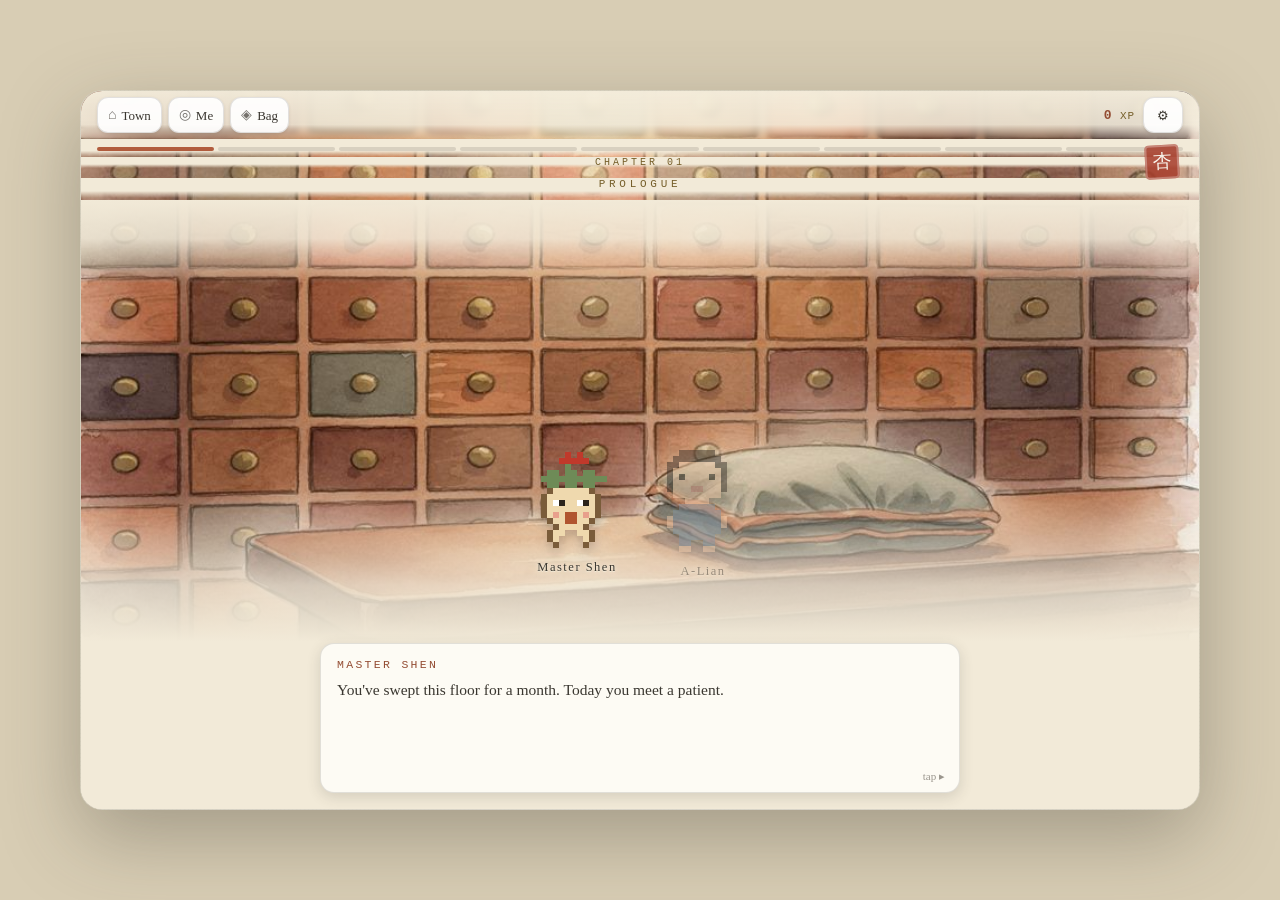
<file: chapter.html>
<!DOCTYPE html>
<html lang="en">
<head>
<meta charset="UTF-8">
<meta name="viewport" content="width=device-width, initial-scale=1.0, viewport-fit=cover">
<!-- HTML must always be revalidated: assets are cache-busted with ?v=, but a
     stale page would keep serving the old ?v= and hide every fix. -->
<meta http-equiv="Cache-Control" content="no-cache, must-revalidate">
<meta http-equiv="Pragma" content="no-cache">
<meta name="theme-color" content="#F2EAD8">
<!-- bookmark / home-screen icon 書籤圖示 -->
<link rel="icon" href="favicon.ico" sizes="any">
<link rel="icon" type="image/png" sizes="32x32" href="art/icon-32.png">
<link rel="apple-touch-icon" sizes="180x180" href="art/icon-apple-180.png">
<link rel="manifest" href="site.webmanifest">
<meta name="apple-mobile-web-app-title" content="杏林行">
<meta name="apple-mobile-web-app-capable" content="yes">
<meta name="apple-mobile-web-app-status-bar-style" content="default">
<meta name="apple-mobile-web-app-capable" content="yes">
<meta name="apple-mobile-web-app-title" content="Apricot Grove">
<title>Chapter One · Apricot Grove 杏林行</title>
<style>
  :root{
    --paper:#F2EAD8; --paper2:#E7DBBE; --ink:#3A3730; --ink-soft:#595349;
    --sage:#7B8B6F; --sage-deep:#53634A; --terra:#B15C3D; --gold:#B08D3E;
    --seal:#A63B2A; --white:#FDFBF4;
  /* text-safe tier: fills keep their colour, words get a darker one */
  --line:#9A9182;--gold-ink:#755E29;--terra-ink:#944D33;--sage-ink:#596450; --shadow:0 4px 14px rgba(58,55,48,.16);
  }
  *{margin:0;padding:0;box-sizing:border-box;-webkit-tap-highlight-color:transparent}
/* `hidden` must win. The UA stylesheet's [hidden]{display:none} loses to any
   author display rule, which is how a hidden plate rendered as an empty box. */
[hidden]{display:none !important}
  html,body{height:100%}
  body{
    font-family:"Songti TC","Noto Serif TC","Georgia",serif;
    background:#D8CDB4;display:flex;justify-content:center;overflow:hidden;color:var(--ink);
  }
  #app{
    position:relative;width:100%;max-width:440px;height:100svh;overflow:hidden;
    background:
      radial-gradient(ellipse 130% 55% at 50% -8%, rgba(255,255,255,.5), transparent 62%),
      repeating-linear-gradient(0deg,transparent 0 3px,rgba(120,105,80,.03) 3px 4px),
      repeating-linear-gradient(90deg,transparent 0 3px,rgba(120,105,80,.03) 3px 4px),
      var(--paper);
    box-shadow:0 0 40px rgba(58,55,48,.35);display:flex;flex-direction:column;
  }
  /* ── scene backdrop ──
     .far  = upper band (sky / far wall)   .near = lower band (ground / water)
     Both use "slice" so nothing is squashed on odd screen shapes. */
  .backdrop{position:absolute;inset:0;z-index:0;pointer-events:none;overflow:hidden}
  .backdrop svg,.backdrop img{position:absolute;left:0;width:100%;display:block}
  .backdrop .far {top:0;height:58%}
  .backdrop .near{bottom:0;height:46%}
  .backdrop img{inset:0;height:100%;object-fit:cover;object-position:center 38%;opacity:1}
  /* a soft paper veil so speech stays legible over painted scenery */
  .backdrop::after{content:"";position:absolute;inset:0;pointer-events:none;
    background:linear-gradient(180deg,rgba(244,237,220,.10) 0%,rgba(244,237,220,.34) 46%,rgba(244,237,220,.72) 100%)}
  .seal{position:absolute;right:12px;top:calc(10px + env(safe-area-inset-top));z-index:9;
    width:30px;height:30px;background:var(--seal);color:var(--white);display:flex;align-items:center;
    justify-content:center;font-size:17px;border-radius:4px;transform:rotate(-3deg);opacity:.85;
    box-shadow:inset 0 0 0 2px rgba(255,255,255,.3);pointer-events:none}

  /* chapter progress rail */
  .rail{position:relative;z-index:5;display:flex;gap:4px;padding:calc(12px + env(safe-area-inset-top)) 16px 0}
  .rail div{flex:1;height:4px;border-radius:2px;background:rgba(58,55,48,.14)}
  .rail div.on{background:var(--sage)}
  .rail div.now{background:var(--terra)}
  /* a paper strip so the chapter header stays readable over painted scenery */
  .rail,.chapline,.stage-name{background:linear-gradient(180deg,var(--paper) 65%,rgba(244,237,220,0))}
  .rail{padding-bottom:6px}
  .stage-name{padding-bottom:8px}
  .chapline{position:relative;z-index:5;text-align:center;font-family:"Courier New",monospace;font-size:10px;
    letter-spacing:.3em;color:var(--gold-ink);text-transform:uppercase;margin-bottom:2px}
  .stage-name{position:relative;z-index:5;text-align:center;font-size:11px;letter-spacing:.34em;
    color:var(--gold-ink);text-transform:uppercase;font-family:"Courier New",monospace;margin:8px 0 2px}

  .screen{position:relative;z-index:3;flex:1;display:none;flex-direction:column;
    padding:6px 18px calc(16px + env(safe-area-inset-bottom));overflow-y:auto;overscroll-behavior:contain;-webkit-overflow-scrolling:touch}
  .screen.active{display:flex}

  /* ---- dialogue ---- */
  /* the group sits low-centre, not pinned to the floor with all the slack on top:
     1fr above, 1.35fr below keeps it in the lower third without touching the edge */
  /* ── the story stage: illustration on top, dialogue on paper below ──
     The old version floated the cast and the bubble over a full-bleed
     backdrop. On a portrait phone that crops the scene and leaves text
     sitting on whatever pixel happens to be behind it. Two stacked blocks
     instead: the characters stand inside the picture, the words sit on
     paper where they are always readable. */
  /* clear the HUD and the chapter line, then go edge to edge */
  #s-story{padding:0 !important;overflow:hidden;padding-top:0 !important}
  .scene{flex:1;min-height:0;display:flex;flex-direction:column}
  .storyart{flex:1 1 auto;position:relative;min-height:0;overflow:hidden;background:var(--paper2,#E8DCC0)}
  .storyart .art{position:absolute;inset:0;width:100%;height:100%;object-fit:cover;
    object-position:center 40%;display:block}
  /* the picture dissolves into the paper rather than ending on a seam */
  .storyart::after{content:"";position:absolute;left:0;right:0;bottom:-1px;height:34%;
    background:linear-gradient(180deg,rgba(244,237,220,0),rgba(244,237,220,.80) 62%,var(--paper) 100%)}
  /* and a wash at the top so the stage rail and chapter line stay readable */
  .storyart::before{content:"";position:absolute;left:0;right:0;top:0;height:84px;z-index:1;
    background:linear-gradient(180deg,var(--paper) 0%,rgba(244,237,220,.86) 46%,rgba(244,237,220,0) 100%)}
  /* the cast stands on the floor of the picture */
  .cast{position:absolute;left:0;right:0;bottom:14%;z-index:2;
    display:flex;align-items:flex-end;justify-content:center;gap:30px;min-height:0}
  #s-story .actor canvas{width:96px;height:108px}
  .storycard{flex:none;display:flex;flex-direction:column;justify-content:flex-start;
    padding:2px 18px calc(16px + env(safe-area-inset-bottom));background:var(--paper)}
  .storycard .bubble{flex:none;margin:0}
  .actor{display:flex;flex-direction:column;align-items:center;gap:6px;opacity:.45;transition:opacity .3s,transform .3s}
  .actor.speaking{opacity:1;transform:translateY(-4px)}
  .actor canvas{image-rendering:pixelated;width:80px;height:90px;filter:drop-shadow(0 5px 5px rgba(58,55,48,.22))}
  .actor span{font-size:11px;color:var(--ink);letter-spacing:.12em;
    text-shadow:0 0 4px var(--paper),0 0 8px var(--paper),0 1px 0 var(--paper)}
  .bubble{
    background:var(--white);border:1.5px solid rgba(58,55,48,.14);border-radius:14px;
    padding:14px 16px;box-shadow:var(--shadow);min-height:104px;position:relative
  }
  .bubble .who{font-size:11.5px;letter-spacing:.2em;color:var(--terra-ink);margin-bottom:5px;text-transform:uppercase;font-family:"Courier New",monospace}
  .bubble .line{font-size:15.5px;line-height:1.75}
  .bubble .zh{display:block;font-size:13px;color:var(--ink-soft);margin-top:6px}
  body.nozh .zh{display:none !important}


  /* ── beginner hints ── */
  .hintbtn{display:block;margin:0 auto 10px;background:none;border:1px dashed rgba(176,141,62,.5);
    color:var(--gold-ink);border-radius:99px;padding:7px 16px;font-family:inherit;font-size:12.5px;cursor:pointer}
  .hintbtn:active{transform:scale(.97)}
  .hintbox{display:none;margin:0 0 12px;padding:11px 14px;border-radius:12px;
    background:rgba(176,141,62,.08);border-left:3px solid var(--gold);
    font-size:13.5px;line-height:1.75;color:var(--ink-soft)}
  .hintbox.show{display:block;animation:reactIn .3s ease}
  .hintbox b{color:var(--ink)}

  /* ── world reaction on a wrong answer ── */
  .react{display:none;margin:0 0 10px;padding:10px 13px;border-radius:12px;
    background:rgba(194,109,78,.07);border-left:3px solid var(--terra);
    font-size:13.5px;line-height:1.7;color:var(--ink-soft);font-style:italic}
  .react.show{display:block;animation:reactIn .34s ease}
  .react b{font-style:normal;color:var(--ink)}
  @keyframes reactIn{from{opacity:0;transform:translateY(-4px)}to{opacity:1;transform:none}}

  /* ── retreat overlay 閉關 ── */
  .retreat-scrim{position:absolute;inset:0;z-index:70;background:rgba(58,55,48,.46);
    opacity:0;pointer-events:none;transition:opacity .3s ease}
  .retreat-scrim.on{opacity:1;pointer-events:auto}
  .retreat{position:absolute;left:0;right:0;bottom:0;z-index:80;background:var(--paper);
    border-radius:22px 22px 0 0;box-shadow:0 -14px 44px rgba(58,55,48,.3);
    transform:translateY(102%);transition:transform .38s cubic-bezier(.22,1,.36,1);
    max-height:92%;overflow-y:auto}
  .retreat.on{transform:none}
  .rt-inner{padding:20px 20px calc(22px + env(safe-area-inset-bottom));position:relative}
  /* same ✕ contract as the HUD trays: a real button, 44px, never trapped */
  .rt-x{position:absolute;top:4px;right:4px;z-index:3;width:44px;height:44px;border:none;
    background:rgba(255,255,255,.86);border-radius:50%;cursor:pointer;font-family:inherit;
    font-size:20px;line-height:1;color:var(--ink-soft);display:flex;align-items:center;
    justify-content:center;box-shadow:0 1px 4px rgba(58,55,48,.16);transition:transform .14s ease}
  .rt-x:active{transform:scale(.9)}
  .rt-head{padding-right:46px}
  .rt-head{display:flex;align-items:center;gap:12px;margin-bottom:10px}
  .rt-sprite{image-rendering:pixelated;width:44px;height:50px;flex:none}
  .rt-kicker{font-family:"Courier New",monospace;font-size:10px;letter-spacing:.28em;color:var(--gold-ink)}
  .rt-title{font-size:20px;letter-spacing:.04em;margin-top:2px}
  .rt-intro{font-size:14px;line-height:1.8;color:var(--ink-soft);margin-bottom:14px}
  .rt-ask{font-size:15px;line-height:1.8;text-align:center;margin:6px 0 14px}
  .rt-prog{display:flex;gap:5px;margin-bottom:14px}
  .rt-prog i{flex:1;height:4px;border-radius:2px;background:rgba(58,55,48,.13)}
  .rt-prog i.ok{background:var(--sage)}
  .rt-prog i.no{background:var(--terra)}
  .rt-card{background:var(--white);border:1.5px solid rgba(58,55,48,.12);border-radius:16px;
    padding:22px 18px;text-align:center;font-size:17px;line-height:1.7;min-height:96px;
    display:flex;flex-direction:column;justify-content:center;box-shadow:var(--shadow)}
  .rt-card .zh{display:block;font-size:13.5px;color:var(--ink-soft);margin-top:7px}
  .rt-sides{display:flex;gap:10px;margin-top:14px}
  .rt-sides button{flex:1;min-height:60px;border-radius:14px;border:1.5px solid rgba(58,55,48,.14);
    background:var(--white);font-family:inherit;font-size:16px;color:var(--ink);cursor:pointer;
    box-shadow:var(--shadow);transition:transform .14s ease}
  .rt-sides button:active{transform:scale(.97)}
  .rt-sides button.good{border-color:var(--sage-deep);background:rgba(123,139,111,.16)}
  .rt-sides button.bad{border-color:var(--terra-ink);background:rgba(194,109,78,.13)}
  .rt-sides button .zh{display:block;font-size:12.5px;color:var(--ink-soft);margin-top:2px}
  .rt-why{margin-top:12px;font-size:13.5px;line-height:1.75;color:var(--ink-soft);
    min-height:44px;text-align:center;opacity:0;transition:opacity .22s ease}
  .rt-why.show{opacity:1}
  .rt-score{text-align:center;font-family:"Courier New",monospace;font-size:15px;
    color:var(--terra-ink);margin:6px 0 4px}
   /* beats inline display:block on generated spans */
  .bubble .tap{position:absolute;right:14px;bottom:9px;font-size:11px;color:var(--ink-soft);opacity:.6;animation:blink 1.4s infinite}
  @keyframes blink{50%{opacity:.15}}

  /* ---- generic cards / buttons ---- */
  /* The needling prompt sits over the chapter's scene photograph, and on the
     darker scenes (the hall, the river at dusk) ink-on-photo was unreadable.
     A soft paper plate behind the words costs nothing and works on every scene,
     which is better than choosing scenes around the text. */
  .ask{font-size:15px;line-height:1.6;text-align:center;margin:4px 0 10px;color:var(--ink);
    background:rgba(250,245,232,.90);border-radius:12px;padding:9px 13px;
    box-shadow:0 1px 0 rgba(255,255,255,.6) inset, 0 2px 10px rgba(51,47,40,.10)}
  .ask b{color:var(--sage-deep)}
  .opts{display:flex;flex-direction:column;gap:9px}
  .opt{
    background:var(--white);border:1.5px solid rgba(58,55,48,.14);border-radius:13px;
    padding:13px 15px;font-family:inherit;font-size:14.5px;text-align:left;cursor:pointer;
    box-shadow:var(--shadow);color:var(--ink);line-height:1.5;min-height:50px;transition:.15s
  }
  .opt small{display:block;color:var(--ink-soft);font-size:12px;margin-top:3px}
  .opt:active{transform:translateY(2px)}
  .opt.used{opacity:.4;pointer-events:none}
  .opt.good{border-color:var(--sage-ink);background:#EEF4E9;opacity:1;box-shadow:0 0 0 1.5px var(--sage),var(--shadow)}
  .opt.bad{border-color:#C9776A;background:#FBEFEC;opacity:1}
  .opt.good::after{content:"✓";float:right;color:var(--sage-deep);font-weight:700;margin-left:8px}
  .opt.bad::after{content:"✕";float:right;color:#B4594A;font-weight:700;margin-left:8px}
  .opt.pick{border-color:var(--gold-ink);background:#FBF5E6}

  /* ---- clue journal ---- */
  .clues{background:rgba(255,255,255,.6);border:1px dashed rgba(58,55,48,.25);border-radius:12px;
    padding:10px 12px;margin-bottom:10px;min-height:52px}
  .clues h4{font-size:11px;letter-spacing:.24em;color:var(--gold-ink);font-family:"Courier New",monospace;margin-bottom:5px}
  .clues ul{list-style:none;display:flex;flex-wrap:wrap;gap:5px}
  .clues li{background:var(--white);border:1px solid rgba(58,55,48,.14);border-radius:99px;
    padding:4px 10px;font-size:12px;color:var(--ink);animation:pop .35s ease}
  @keyframes pop{from{transform:scale(.7);opacity:0}to{transform:none;opacity:1}}
  .clues .empty{font-size:12.5px;color:var(--ink-soft);opacity:.7}

  /* ---- exam (tongue / pulse) ---- */
  .exam-stage{display:flex;justify-content:center;align-items:center;padding:6px 0 12px}
  .tongue-wrap{filter:drop-shadow(0 5px 8px rgba(58,55,48,.2))}
  .pulse-box{width:100%;background:var(--white);border:1.5px solid rgba(58,55,48,.14);border-radius:13px;
    padding:12px 12px 8px;box-shadow:var(--shadow)}
  .pulse-box svg{width:100%;height:88px;display:block;overflow:hidden}
  .depthrow{font-family:"Courier New",monospace;font-size:10.5px;letter-spacing:.16em;color:var(--ink-faint);
    display:flex;gap:7px;align-items:baseline}
  .depthrow i{font-style:normal;font-size:10.5px;opacity:.75;letter-spacing:.04em}
  .depthrow.top{margin-bottom:2px}
  .depthrow.bot{margin-top:2px;justify-content:flex-end}
  .band-f{fill:#C26D4E;opacity:.07}
  .band-d{fill:#4A5560;opacity:.07}
  .mid{stroke:#CBBFA2;stroke-width:1;stroke-dasharray:3 5}
  .blab{font-family:"Courier New",monospace;font-size:8.5px;letter-spacing:.16em;fill:var(--ink-faint)}
  .wave{fill:none;stroke:var(--terra);stroke-width:2.6;stroke-linecap:round;stroke-linejoin:round}
  #waveG{animation:scroll 2.4s linear infinite}
  @keyframes scroll{to{transform:translateX(-170px)}}
  @media (prefers-reduced-motion:reduce){#waveG{animation:none}}
  .fingers{display:flex;justify-content:space-around;margin-top:4px}
  .fingers span{font-family:"Courier New",monospace;font-size:10.5px;letter-spacing:.14em;color:var(--ink-faint)}
  .fingers b{display:block;font-family:"Songti TC",serif;font-size:12px;color:var(--ink-soft);letter-spacing:0}
  .finger-hint{text-align:center;font-size:12px;color:var(--ink-soft);margin-top:6px}

  /* ---- needling ---- */
  /* the arm gets its own scroll: big enough to aim at, and the sticky
     Insert button never rides away with it */
  .arm-stage{position:relative;flex:1;display:flex;justify-content:center;align-items:flex-start;
    min-height:34svh;margin-bottom:8px;overflow:auto;overscroll-behavior:contain;
    border-radius:12px;-webkit-overflow-scrolling:touch}
  /* the forearm is the whole interaction — let it have the screen.
     width-led, not height-capped, so it never shrinks to a thumbnail on a phone. */
  .arm-stage svg{width:100%;max-width:min(96%,360px);height:auto;border-radius:12px;
    touch-action:none;user-select:none;-webkit-user-select:none}

  /* the needle the player places, before committing */
  .marker{pointer-events:none}
  .marker .ring{fill:none;stroke:var(--terra);stroke-width:3;opacity:.95}
  .marker .cross{stroke:var(--terra);stroke-width:2.5;stroke-linecap:round}
  .marker .halo{fill:rgba(194,109,78,.13)}

  /* magnifier: the fingertip covers the target, so show it above the finger */
  .loupe{position:absolute;width:118px;height:118px;border-radius:50%;overflow:hidden;
    border:3px solid var(--white);box-shadow:0 8px 22px rgba(58,55,48,.4);
    pointer-events:none;display:none;z-index:8;background:var(--paper)}
  .loupe.on{display:block}
  .loupe img{position:absolute;transform-origin:0 0;max-width:none}
  .loupe .lx{position:absolute;left:50%;top:50%;width:26px;height:26px;margin:-13px 0 0 -13px;
    border:2px solid var(--terra);border-radius:50%}
  .loupe .lx::before,.loupe .lx::after{content:"";position:absolute;background:var(--terra)}
  .loupe .lx::before{left:50%;top:-9px;width:1.5px;height:9px;margin-left:-.75px}
  .loupe .lx::after{top:50%;left:-9px;height:1.5px;width:9px;margin-top:-.75px}

  .armhelp{text-align:center;font-size:12.5px;color:var(--ink-soft);margin:2px 0 8px;line-height:1.6}
  .safebadge{text-align:center;font-family:"Courier New",monospace;font-size:10.5px;
    letter-spacing:.26em;color:#B4594A;background:rgba(180,89,74,.09);
    border-radius:8px;padding:7px 0;margin-bottom:10px}
  .safebadge .zh{font-family:"Songti TC",serif;letter-spacing:.06em}
  .safelead{font-size:13.5px;line-height:1.75;color:var(--ink-soft);text-align:center;margin-bottom:12px}

  /* ── the Continue button never hides below the fold ──
     Once it appears it sticks to the bottom of the scrolling screen, so the
     player is never stranded wondering how to go on. */
  /* the screen splits: a scrolling body, and a footer never scrolled over */
  .screen{padding-bottom:0}
  .scrollbody{flex:1;min-height:0;overflow-y:auto;overscroll-behavior:contain;
    -webkit-overflow-scrolling:touch;display:flex;flex-direction:column;padding-bottom:10px}
  .footbar{flex:none;padding:8px 0 calc(6px + env(safe-area-inset-bottom));
    background:linear-gradient(0deg,var(--paper) 62%,rgba(244,237,220,.9));
    position:relative;z-index:6}
  .footbar .cta{margin-top:0}
  .footbar .cta + .cta{margin-top:8px}
  .cta:disabled{background:var(--white);color:var(--ink);cursor:default;font-size:15px;
    box-shadow:0 4px 0 rgba(58,55,48,.10), 0 -14px 20px -6px var(--paper);
    border:1.5px dashed var(--gold);letter-spacing:.06em}
  .cta:disabled .zh{color:var(--ink-faint)}

  .pt-dot{fill:var(--seal);stroke:#fff;stroke-width:2;opacity:0}
  .pt-glow{fill:none;stroke:var(--gold);stroke-width:2;opacity:0}
  .reveal .pt-dot{opacity:.95}
  .reveal .pt-glow{opacity:.9;animation:pulseR 1.3s ease-out infinite}
  @keyframes pulseR{0%{r:10;opacity:.9}100%{r:30;opacity:0}}
  .tap-ripple{fill:none;stroke:var(--terra);stroke-width:2.5;animation:ripple .55s ease-out forwards}
  @keyframes ripple{from{r:5;opacity:1}to{r:34;opacity:0}}
  .verdict{position:absolute;left:50%;top:34%;transform:translate(-50%,-50%) scale(.6);z-index:7;
    font-size:30px;font-weight:700;letter-spacing:.12em;opacity:0;pointer-events:none;
    text-shadow:0 2px 0 var(--white),0 3px 10px rgba(58,55,48,.3)}
  .verdict.pop{animation:vpop .95s ease forwards}
  @keyframes vpop{15%{opacity:1;transform:translate(-50%,-50%) scale(1.1)}70%{opacity:1;transform:translate(-50%,-50%) scale(1)}100%{opacity:0;transform:translate(-50%,-62%) scale(1)}}
  .v-good{color:var(--terra-ink)} .v-ok{color:var(--gold-ink)} .v-bad{color:var(--ink-soft)}

  /* ---- feedback panel ---- */
  .fb{background:var(--white);border-left:4px solid var(--sage);border-radius:10px;padding:11px 13px;
    font-size:13.5px;line-height:1.65;box-shadow:var(--shadow);margin-top:10px;display:none;color:var(--ink-soft)}
  .fb.show{display:block;animation:pop .4s ease}
  .fb b{color:var(--ink)}
  .fb.wrong{border-left-color:var(--terra-ink)}
  .cta{
    margin-top:12px;width:100%;min-height:52px;border:none;border-radius:13px;cursor:pointer;
    background:var(--terra);color:var(--white);font-size:17px;letter-spacing:.14em;font-family:inherit;
    box-shadow:0 5px 0 #9d5238}
  .cta:active{transform:translateY(3px);box-shadow:0 2px 0 #9d5238}
  .cta.ghost{background:var(--white);color:var(--ink);box-shadow:0 5px 0 rgba(58,55,48,.16),var(--shadow)}
  .cta:disabled{opacity:.4;pointer-events:none}
  .lang-toggle{position:absolute;left:12px;top:calc(10px + env(safe-area-inset-top));z-index:9;
    background:var(--white);border:1.5px solid rgba(58,55,48,.16);border-radius:99px;padding:4px 11px;
    font-size:11.5px;font-family:inherit;color:var(--ink-soft);cursor:pointer}

  /* ---- ending ---- */
  .end-wrap{display:flex;flex-direction:column;align-items:center;text-align:center;gap:9px;margin:auto 0}
  .end-wrap h2{font-size:27px;letter-spacing:.16em}
  .stars{font-size:38px;color:var(--gold-ink);letter-spacing:.14em}
  .stars .off{opacity:.2}
  .reward{background:var(--white);border:2px solid var(--gold);border-radius:15px;padding:13px 17px;
    box-shadow:var(--shadow);max-width:310px;animation:pop .6s ease}
  .reward .rar{font-size:10.5px;letter-spacing:.28em;color:var(--gold-ink);font-family:"Courier New",monospace}
  .reward h3{font-size:19px;margin:2px 0 3px}
  /* collectible card art — fixed box so nothing shifts when the image loads */
  .cardart{display:block;width:100%;max-width:190px;aspect-ratio:1/1;object-fit:cover;
    margin:8px auto 6px;border-radius:12px;border:1px solid rgba(58,55,48,.12);
    background:var(--paper);box-shadow:0 3px 10px rgba(58,55,48,.16)}
  /* no art yet for this herb? show a named seal-plate rather than a wrong picture */
  .cardplate{display:flex;align-items:center;justify-content:center;width:100%;max-width:190px;
    aspect-ratio:1/1;margin:8px auto 6px;border-radius:12px;border:1px solid rgba(58,55,48,.12);
    background:radial-gradient(ellipse 90% 70% at 50% 30%,rgba(255,255,255,.7),transparent 70%),
      repeating-linear-gradient(45deg,transparent 0 6px,rgba(120,105,80,.045) 6px 7px),var(--paper);
    box-shadow:0 3px 10px rgba(58,55,48,.16);
    font-family:"Songti TC","Noto Serif TC",serif;font-size:52px;color:var(--gold-ink);letter-spacing:.06em}
  .reward p{font-size:12.5px;color:var(--ink-soft);line-height:1.6}
  .support-cta{margin-top:16px;padding:14px;border-radius:13px;background:rgba(123,139,111,.1);
    border:1px solid rgba(110,139,87,.25)}
  .support-ask{font-size:13.5px;color:var(--ink-soft,#5E594E);text-align:center;margin:0 0 10px}
  .cta.dim{box-shadow:none;color:var(--ink-faint,#8A8578);font-size:13px;min-height:auto;
    padding:8px;margin-top:4px}
  .disclaimer{font-size:10.5px;color:var(--ink-soft);opacity:.7;line-height:1.6;margin-top:8px}
</style>
<link rel="stylesheet" href="desktop.css?v=107">
<script src="state.js?v=107"></script>
<script src="data/herbs.js?v=107"></script>
<script src="hud.js?v=107"></script>
<script>
/* One chapter, not ten. document.write is deliberate here: it keeps the load
   synchronous and ordered, so the 1300 lines of engine below still find
   window.AG_CHAPTERS ready at parse time — no async rewrite, no race. The
   script is same-origin, so Chrome's document.write intervention does not
   apply to it. Falls back to the whole file if the id is not one we generated. */
(function(){
  var v = "?v=107";
  var id = (new URLSearchParams(location.search).get("ch") || "01").replace(/[^0-9]/g, "");
  if (!/^\d{2}$/.test(id)) id = "01";
  document.write('<scr' + 'ipt src="data/chapters/' + id + '.js' + v + '"></scr' + 'ipt>');
  /* If that id does not exist the file 404s and nothing is defined, so this
     guard — still running inside the same parse — pulls the whole set as a
     safety net. Costs nothing in the normal case. */
  document.write('<scr' + 'ipt>if(!window.AG_CHAPTERS||!window.AG_CHAPTERS["' + id + '"])'
    + 'document.write(\'<scr\'+\'ipt src="data/chapters.js' + v + '"></scr\'+\'ipt>\');</scr' + 'ipt>');
})();
</script>
<script src="data/drills.js?v=107"></script>
</head>
<body data-page="chapter">
<div id="app">
  <!-- backdrop: filled by paintBackdrop() from CH.scene. Replace with real art
       later by setting scene:{img:"art/ch02.jpg"} in data/chapters.js -->
  <div class="backdrop" id="backdrop"></div>
  <div class="seal">杏</div>
  <button class="lang-toggle" id="langBtn">中文 ON</button>

  <div class="rail" id="rail"></div>
  <div class="chapline" id="chapline"></div>
  <div class="stage-name" id="stageName">Prologue</div>

  <!-- 1 · STORY -->
  <section class="screen active" id="s-story">
    <div class="scene">
      <div class="storyart">
        <img class="art" id="storyArt" alt="" aria-hidden="true" hidden>
        <div class="cast">
          <div class="actor" id="a-master"><canvas width="16" height="18"></canvas><span>Master Shen<span class="zh"> 參師父</span></span></div>
          <div class="actor" id="a-patient"><canvas width="16" height="18"></canvas><span id="ptName">—</span></div>
        </div>
      </div>
      <div class="storycard">
        <div class="bubble" id="bubble">
          <div class="who" id="who">—</div>
          <div class="line" id="line"></div>
          <div class="tap" id="tapHint">tap ▸</div>
        </div>
      </div>
    </div>
  </section>

  <!-- 2 · INTERVIEW -->
  <section class="screen" id="s-ask">
    <div class="clues" id="clues1"><h4>Clue Journal <span class="zh">病歷</span></h4><ul id="clueList1"></ul></div>
    <p class="ask">Ask <b>three</b> questions. Choose what a TCM diagnosis actually needs.<br><small class="zh" style="color:var(--ink-soft)">問診三題 — 想想中醫辨證真正需要什麼</small></p>
    <button class="hintbtn" id="askHintBtn" style="display:none">Need a nudge?<span class="zh"> 需要提示嗎？</span></button>
    <div class="hintbox" id="askHint"></div>
    <div class="opts" id="askOpts"></div>
    <div class="react" id="askReact"></div>
    <div class="fb" id="askFb"></div>
    <button class="cta" id="askNext" disabled>Ask 3 questions<span class="zh"> 問 3 題</span></button>
  </section>

  <!-- 3 · INSPECTION -->
  <section class="screen" id="s-look">
    <p class="ask">Look at her tongue. What do you see?<br><small class="zh" style="color:var(--ink-soft)">望舌 — 舌象是什麼？</small></p>
    <div class="exam-stage">
      <div class="tongue-wrap">
        <svg width="150" height="176" viewBox="0 0 150 176">
          <defs><radialGradient id="tg" cx="50%" cy="38%" r="62%">
            <stop offset="0" stop-color="#E8A7A0"/><stop offset="1" stop-color="#D28C86"/></radialGradient></defs>
          <path d="M75 8 Q128 8 134 62 Q140 118 100 156 Q86 170 75 170 Q64 170 50 156 Q10 118 16 62 Q22 8 75 8 Z" fill="url(#tg)" stroke="#B87A74" stroke-width="2"/>
          <path d="M75 8 Q128 8 134 62 Q139 112 104 148 Q88 162 75 162 Q62 162 46 148 Q11 112 16 62 Q22 8 75 8 Z" fill="#F6F2E7" opacity=".62"/>
          <path d="M75 30 L75 128" stroke="#C99089" stroke-width="1.6" opacity=".5" fill="none"/>
          <ellipse cx="75" cy="150" rx="26" ry="9" fill="#E3A099" opacity=".55"/>
        </svg>
      </div>
    </div>
    <button class="hintbtn" id="lookHintBtn" style="display:none">Need a nudge?<span class="zh"> 需要提示嗎？</span></button>
    <div class="hintbox" id="lookHint"></div>
    <div class="opts" id="lookOpts"></div>
    <div class="react" id="lookReact"></div>
    <div class="fb" id="lookFb"></div>
    <button class="cta" id="lookNext" style="display:none">Continue ▸</button>
  </section>

  <!-- 4 · PULSE -->
  <section class="screen" id="s-pulse">
    <p class="ask">Take her pulse. Feel the depth and the tension.<br><small class="zh" style="color:var(--ink-soft)">切脈 — 感受浮沉與緊張度</small></p>
    <div class="pulse-box">
      <div class="depthrow top">FLOATING 浮 <i>light touch</i></div>
      <svg viewBox="0 0 340 82">
        <rect class="band-f" x="0" y="2" width="340" height="34" rx="5"/>
        <rect class="band-d" x="0" y="52" width="340" height="28" rx="5"/>
        <line class="mid" x1="0" y1="44" x2="340" y2="44"/>
        <clipPath id="clip"><rect x="0" y="0" width="340" height="82"/></clipPath>
        <g clip-path="url(#clip)"><g id="waveG"><path class="wave" id="pulsePath" d=""/></g></g>
      </svg>
      <div class="depthrow bot">DEEP 沉 <i>press to the bone</i></div>
      <div class="fingers">
        <span>CUN<b>寸</b></span><span>GUAN<b>關</b></span><span>CHI<b>尺</b></span>
      </div>
    </div>
    <p class="finger-hint" id="pulseHint"></p>
    <div class="opts" id="pulseOpts" style="margin-top:12px"></div>
    <div class="react" id="pulseReact"></div>
    <div class="fb" id="pulseFb"></div>
    <button class="cta" id="pulseNext" style="display:none">Continue ▸</button>
  </section>

  <!-- 4b · SAFETY SCREEN -->
  <section class="screen" id="s-safety">
    <div class="safebadge">RED FLAG SCREEN<span class="zh"> · 紅旗篩查</span></div>
    <p class="ask" id="safeAsk"></p>
    <p class="safelead" id="safeLead"></p>
    <div class="opts" id="safeOpts"></div>
    <div class="fb" id="safeFb"></div>
    <button class="cta" id="safeNext" style="display:none">Continue \u25B8</button>
  </section>

  <!-- 5 · DIFFERENTIATION -->
  <section class="screen" id="s-dx">
    <div class="clues" id="clues2"><h4>Clue Journal <span class="zh">病歷</span></h4><ul id="clueList2"></ul></div>
    <p class="ask" id="dxAsk"></p>
    <button class="hintbtn" id="dxHintBtn" style="display:none">Need a nudge?<span class="zh"> 需要提示嗎？</span></button>
    <div class="hintbox" id="dxHint"></div>
    <div class="opts" id="dxOpts"></div>
    <div class="react" id="dxReact"></div>
    <div class="fb" id="dxFb"></div>
    <button class="cta" id="dxNext" style="display:none">Continue ▸</button>
  </section>

  <!-- 6 · POINT SELECTION -->
  <section class="screen" id="s-rx">
    <p class="ask" id="rxAsk"></p>
    <button class="hintbtn" id="rxHintBtn" style="display:none">Need a nudge?<span class="zh"> 需要提示嗎？</span></button>
    <div class="hintbox" id="rxHint"></div>
    <div class="opts" id="rxOpts"></div>
    <div class="react" id="rxReact"></div>
    <div class="fb" id="rxFb"></div>
    <button class="cta" id="rxNext" disabled>Choose 3 points<span class="zh"> 選 3 個穴位</span></button>
  </section>

  <!-- 7 · NEEDLING -->
  <section class="screen" id="s-needle">
    <p class="ask" id="needleAsk"></p>
    <div class="arm-stage" id="armStage">
      <svg id="arm" viewBox="0 0 434 930"><image id="armImg" x="0" y="0" width="434" height="930" preserveAspectRatio="xMidYMid meet"/><g id="pts"></g><g id="fx"></g><g id="marker"></g></svg>
      <div class="loupe" id="loupe"><img id="loupeImg" alt=""><div class="lx"></div></div>
      <div class="verdict" id="verdict"></div>
    </div>
    <p class="armhelp" id="armHelp">Touch to place the needle. Drag to adjust.<span class="zh"> 點一下放針，可拖曳微調。</span></p>
    <button class="cta" id="insertBtn" style="display:none" disabled>Insert the needle ▸<span class="zh"> 落針</span></button>
    <div class="opts" id="techOpts" style="display:none"></div>
    <div class="react" id="needleReact"></div>
    <div class="fb" id="needleFb"></div>
    <button class="cta" id="needleNext" style="display:none">Continue ▸</button>
  </section>


  <!-- RETREAT 閉關 · failure becomes a lesson, never a punishment -->
  <div class="retreat-scrim" id="rtScrim"></div>
  <aside class="retreat" id="rt" aria-live="polite">
    <div class="rt-inner">
      <button class="rt-x" id="rtX" data-close-rt aria-label="Close" title="Close">✕</button>
      <div class="rt-head">
        <canvas class="rt-sprite" width="16" height="18"></canvas>
        <div>
          <div class="rt-kicker">RETREAT<span class="zh"> · 閉關</span></div>
          <div class="rt-title" id="rtTitle"></div>
        </div>
      </div>
      <p class="rt-intro" id="rtIntro"></p>

      <!-- offer -->
      <div id="rtOffer">
        <p class="rt-ask" id="rtLead">Master Shen closes his book.<br>
          <b>Would you like to build your skill?</b>
          <span class="zh">參師父合上書。<b>你想要增加功力嗎？</b></span></p>
        <button class="cta" id="rtGo">Sit down and train ▸<span class="zh"> 坐下練功</span></button>
        <button class="cta ghost" id="rtSkip">Stay with the patient<span class="zh"> 繼續看診</span></button>
      </div>

      <!-- drill -->
      <div id="rtPlay" style="display:none">
        <div class="rt-prog" id="rtProg"></div>
        <div class="rt-card" id="rtCard"></div>
        <div class="rt-sides" id="rtSides"></div>
        <div class="rt-why" id="rtWhy"></div>
      </div>

      <!-- done -->
      <div id="rtDone" style="display:none">
        <div class="rt-score" id="rtScore"></div>
        <p class="rt-ask" id="rtWord"></p>
        <button class="cta" id="rtBack">Back to the patient ▸<span class="zh"> 回到病人身邊</span></button>
      </div>
    </div>
  </aside>

  <!-- 8 · ENDING -->
  <section class="screen" id="s-end">
    <div class="end-wrap">
      <div class="sprite" id="endSprite" hidden aria-hidden="true"></div>
      <div class="stars" id="stars">★★★</div>
      <h2 id="endTitle">Outcome</h2>
      <p class="ask" id="endText" style="margin:0"></p>
      <div class="reward">
        <div class="rar">TECHNIQUE CARD<span class="zh"> · 心法</span></div>
        <h3 id="cardName"></h3><p id="cardTxt"></p>
      </div>
      <div class="reward" style="border-color:var(--sage-ink)">
        <div class="rar" style="color:var(--sage-ink)">HERB CARD<span class="zh"> · 藥草</span></div>
        <img id="herbImg" class="cardart" alt="" hidden>
        <div id="herbPlate" class="cardplate" aria-hidden="true" hidden></div>
        <h3 id="herbName"></h3><p id="herbTxt"></p>
      </div>
      <!-- Asking for money is the last thing on the screen and the easiest to
           dismiss. It is hidden entirely until AG.SUPPORT_LINK is a real link. -->
      <div class="support-cta" id="supportCta" hidden>
        <p class="support-ask">Apricot Grove is free, and it stays free.<br>If it helped you today, a coffee helps the next chapter get written.
          <span class="zh" style="display:block;margin-top:5px">杏林行是免費的，以後也會是。如果它今天幫到你，一杯咖啡的心意，就能推著下一章寫下去。</span></p>
        <button class="cta ghost" id="supportBtn">Buy me a coffee ☕<span class="zh"> 請我喝杯咖啡</span></button>
        <button class="cta ghost dim" id="supportDismiss">Maybe later<span class="zh"> 之後再說</span></button>
      </div>
      <button class="cta" id="againBtn">Play chapter again</button>
      <button class="cta ghost" id="hubBtn2" style="margin-top:10px">Back to town <span class="zh">回小鎮</span></button>
      <p class="disclaimer">Apricot Grove is an educational game. Cases are fictional teaching examples.<br>Not medical advice and not a substitute for professional care.</p>
    </div>
  </section>
</div>

<script>
/* ══════════ which chapter am I? (must resolve before anything reads CH) ══════════ */
const CH_ID=(new URLSearchParams(location.search).get("ch")||"01").padStart(2,"0");
const CH=(window.AG_CHAPTERS||{})[CH_ID]||(window.AG_CHAPTERS||{})["01"];
document.title=CH.title.replace(/&#39;/g,"'")+" · Apricot Grove";

/* ══════════ sprites ══════════ */
const PAL={R:"#C0392B",G:"#6E8B57",D:"#7A5C3A",C:"#EFD9AE",W:"#FFFFFF",K:"#2B241C",P:"#E8A08C",M:"#B0552F",
           H:"#2E2620",F:"#F2CBA9",B:"#7C8FA0",S:"#A9433A",
           N:"#9A968E",T:"#D9A97B",J:"#8A6A47"};
const MASTER=[
"......R.R.......",".....RRRRR......","......G.........","...GG.GG.GG.....","..GGGGGGGGGGG...",
"...GG.GG.GG.....","...DCCCCCCD.....","..DCCCCCCCCD....","..DCWKCCWKCD....","..DCCCCCCCCD....",
"..DCPCMMCPCD....","...DCCMMCCD.....","....DCCCCD......","...DCC..CCD.....","...DC....CD.....",
"....D....D......","................","................"];
/* young woman — silk-shop embroiderer (A-Lian) */
const PATIENT_GIRL=[
"....HHHHHH......","...HHHHHHHH.....","..HHFFFFFFHH....","..HFFFFFFFFH....","..HFKFFFFKFH....",
"..HFFFFFFFFH....","..HFFFPPFFFH....","...FFFFFFFF.....",".....FFFF.......","....BBBBBB......",
"...BBBBBBBB.....","..FBBBBBBBBF....","..FBBBBBBBBF....","...BBBBBBBB.....","....BBBBBB......",
"....BB..BB......","....FF..FF......","................"];
/* weathered older man — river boatman (Old Wu): grey topknot, beard, hemp coat */
const PATIENT_MAN=[
".......NN.......","......NNNNN.....",".....NNNNNNN....","....NTTTTTTN....","....NTKTTKTN....",
"....NTTTTTTN....","....NTTPPTTN....",".....NNNNNN.....","......TTTT......","....JJJJJJJJ....",
"...JJJJJJJJJJ...","..TJJJJJJJJJJT..","..TJJSSSSSSJJT..","...JJJJJJJJJJ...","....JJJJJJJJ....",
"....JJ....JJ....","....TT....TT....","................"];
const PATIENT=(CH.patient&&CH.patient.sprite==="man")?PATIENT_MAN:PATIENT_GIRL;
function paint(cv,grid,bob){const x=cv.getContext("2d");x.clearRect(0,0,16,18);
  grid.forEach((row,y)=>[...row].forEach((c,i)=>{if(PAL[c]){x.fillStyle=PAL[c];x.fillRect(i,Math.min(y+(bob?1:0),17),1,1)}}))}
const mcv=document.querySelector("#a-master canvas"), pcv=document.querySelector("#a-patient canvas");
let bob=false;setInterval(()=>{bob=!bob;paint(mcv,MASTER,bob);paint(pcv,PATIENT,!bob)},560);
paint(mcv,MASTER,false);paint(pcv,PATIENT,true);

/* ══════════ scene backdrops ══════════
   Ink-wash placeholders so the upper half of the screen is a place,
   not blank paper. Each chapter names a scene in data/chapters.js.
   To swap in real artwork later, set scene:{img:"art/ch02.jpg"} —
   no code change needed. */
const SCENES={

  /* rainy lane outside the silk shop — Chapter 01 */
  rain:{
    far:`<path d="M0 0 H440 V150 Q330 128 220 150 Q110 172 0 150 Z" fill="#CFCBBC" opacity=".34"/>`,
    near:`<path d="M0 200 L0 96 Q60 58 118 88 Q168 54 220 94 Q276 58 330 96 Q388 64 440 92 L440 200 Z" fill="#A8B199" opacity=".42"/>
          <path d="M0 200 L0 136 Q70 110 140 132 Q205 106 268 136 Q336 110 440 134 L440 200 Z" fill="#7B8B6F" opacity=".3"/>
          <path d="M0 176 H440" stroke="#6F7C66" stroke-width="1" opacity=".16" fill="none"/>`,
    props:[
      {s:"left:8%;top:6%;width:clamp(90px,30vmin,190px);opacity:.24",
       v:"0 0 120 120", g:`<g stroke="#8E9A88" stroke-width="2" stroke-linecap="round">
         <path d="M12 4 l-8 34"/><path d="M34 16 l-8 34"/><path d="M56 2 l-8 34"/><path d="M78 22 l-8 34"/>
         <path d="M100 8 l-8 34"/><path d="M22 60 l-8 34"/><path d="M46 74 l-8 34"/><path d="M70 58 l-8 34"/>
         <path d="M94 78 l-8 34"/></g>`},
      {s:"left:60%;top:12%;width:clamp(80px,26vmin,168px);opacity:.2",
       v:"0 0 120 120", g:`<g stroke="#8E9A88" stroke-width="2" stroke-linecap="round">
         <path d="M14 10 l-8 34"/><path d="M40 0 l-8 34"/><path d="M64 20 l-8 34"/><path d="M90 6 l-8 34"/>
         <path d="M28 64 l-8 34"/><path d="M54 80 l-8 34"/><path d="M80 62 l-8 34"/><path d="M104 84 l-8 34"/></g>`},
      /* eaves + hanging lantern across the lane */
      {s:"left:6%;top:20%;width:clamp(120px,34vmin,230px);opacity:.3",
       v:"0 0 160 60", g:`<path d="M0 20 L150 0 L150 14 L0 34 Z" fill="#8A7355"/>
         <path d="M0 34 H150 V40 H0 Z" fill="#6F5B41" opacity=".5"/>`},
      {s:"left:30%;top:27%;width:clamp(24px,7vmin,44px);opacity:.55",
       v:"0 0 40 70", g:`<line x1="20" y1="0" x2="20" y2="14" stroke="#7A6A4E" stroke-width="2"/>
         <ellipse cx="20" cy="32" rx="14" ry="17" fill="#C9784E" opacity=".6"/>
         <ellipse cx="20" cy="32" rx="14" ry="17" fill="none" stroke="#9E5B3A" stroke-width="2"/>
         <line x1="20" y1="49" x2="20" y2="60" stroke="#9E5B3A" stroke-width="2"/>`},
      /* puddles catching the light */
      {s:"left:14%;bottom:5%;width:clamp(70px,20vmin,140px);opacity:.3",
       v:"0 0 100 16", g:`<ellipse cx="50" cy="8" rx="48" ry="6" fill="#E9E2CE"/>`},
      {s:"right:12%;bottom:2%;width:clamp(90px,25vmin,170px);opacity:.26",
       v:"0 0 100 16", g:`<ellipse cx="50" cy="8" rx="48" ry="6" fill="#E9E2CE"/>`}
    ]
  },

  /* the east crossing at dawn — Chapter 02 */
  river:{
    far:`<path d="M0 0 H440 V128 Q330 150 220 132 Q110 114 0 136 Z" fill="#F0D9B4" opacity=".5"/>
         <path d="M0 200 L0 128 Q54 92 104 120 Q146 86 190 116 Q244 82 292 114 Q346 86 396 116 Q420 128 440 120 L440 200 Z" fill="#B9C0AC" opacity=".42"/>
         <path d="M0 200 L0 162 Q70 136 140 158 Q210 130 280 160 Q356 134 440 158 L440 200 Z" fill="#98A78C" opacity=".28"/>`,
    near:`<path d="M0 34 Q110 18 220 34 Q330 50 440 30 L440 200 L0 200 Z" fill="#AFC0C4" opacity=".48"/>
          <path d="M0 42 Q110 26 220 42 Q330 58 440 38" fill="none" stroke="#8FA5AB" stroke-width="1.6" opacity=".5"/>
          <g stroke="#8FA5AB" stroke-width="1.3" opacity=".26" fill="none" stroke-linecap="round">
            <path d="M40 82 q16-6 32 0"/><path d="M300 92 q16-6 32 0"/><path d="M150 126 q16-6 32 0"/>
            <path d="M356 136 q16-6 32 0"/><path d="M60 150 q16-6 32 0"/></g>`,
    props:[
      /* low dawn sun over the far shore */
      {s:"left:66%;top:8%;width:clamp(62px,17vmin,120px);opacity:.45",
       v:"0 0 100 100", g:`<circle cx="50" cy="50" r="48" fill="#E5B978" opacity=".3"/>
         <circle cx="50" cy="50" r="31" fill="#E5B978"/>`},
      /* three birds */
      {s:"left:16%;top:7%;width:clamp(46px,13vmin,86px);opacity:.42",
       v:"0 0 90 40", g:`<g fill="none" stroke="#8E9A88" stroke-width="2.4" stroke-linecap="round">
         <path d="M6 16 q8-8 16 0"/><path d="M30 6 q8-8 16 0"/><path d="M54 20 q8-8 16 0"/></g>`},
      /* the moored ferry */
      {s:"left:50%;bottom:30%;width:clamp(96px,27vmin,178px);opacity:.58",
       v:"0 0 130 90", g:`<line x1="86" y1="52" x2="104" y2="2" stroke="#6F5B41" stroke-width="3" stroke-linecap="round"/>
         <path d="M14 52 q52-13 104 0 l-13 20 q-39 9 -78 0 Z" fill="#8A7355"/>
         <path d="M14 52 q52-13 104 0" fill="none" stroke="#6F5B41" stroke-width="2"/>
         <path d="M22 78 q44 11 88 0" fill="none" stroke="#7C8FA0" stroke-width="1.6" opacity=".55"/>`},
      /* reeds on both banks */
      {s:"left:2%;bottom:0;width:clamp(52px,15vmin,100px);opacity:.5",
       v:"0 0 70 110", g:`<g fill="none" stroke="#7B8B6F" stroke-width="2.6" stroke-linecap="round">
         <path d="M14 110 q-6-58 8-88"/><path d="M30 110 q0-52 14-76"/><path d="M46 110 q4-46 18-64"/></g>
         <g fill="#8A7355" opacity=".45"><ellipse cx="23" cy="20" rx="3.4" ry="9"/><ellipse cx="45" cy="32" rx="3.4" ry="9"/></g>`},
      {s:"right:2%;bottom:0;width:clamp(46px,13vmin,90px);opacity:.44",
       v:"0 0 70 110", g:`<g fill="none" stroke="#7B8B6F" stroke-width="2.6" stroke-linecap="round">
         <path d="M52 110 q7-54 -6-82"/><path d="M34 110 q4-46 -4-68"/></g>
         <g fill="#8A7355" opacity=".45"><ellipse cx="45" cy="26" rx="3.4" ry="9"/></g>`}
    ]
  }
};

function paintBackdrop(){
  const el=document.getElementById("backdrop"); if(!el) return;
  const sc=CH.scene||{};
  /* The story stage shows the scene as a framed illustration with the cast
     standing in it; every other stage keeps the veiled full-bleed backdrop.
     The slot collapses unless a picture actually loads. */
  const art=document.getElementById("storyArt");
  if(art){
    if(sc.img){
      art.onerror=function(){ art.hidden=true; };
      art.onload =function(){ art.hidden=false; };
      art.src=sc.img;
      if(art.complete && art.naturalWidth) art.hidden=false;
    } else art.hidden=true;
  }
  if(sc.img){ el.innerHTML=`<img src="${sc.img}" alt="">`; return; }   // real artwork drops in here
  const s=SCENES[sc.key]||SCENES.rain;
  const wash=(cls,inner)=>`<svg class="wash ${cls}" viewBox="0 0 440 200" preserveAspectRatio="none">${inner}</svg>`;
  const prop=p=>`<svg class="prop" style="${p.s}" viewBox="${p.v}">${p.g}</svg>`;
  el.innerHTML = wash("far",s.far) + wash("near",s.near) + (s.props||[]).map(prop).join("");
}

/* ══════════ state ══════════ */
const $=id=>document.getElementById(id);
const S=AG.state, save=AG.save;
/* ── Clinical Encounter Engine: which chapter am I? ── */
let clues=[], score=0, maxScore=0;
const STAGES=[["Prologue",""],["Interview","問診"],["Inspection","望診"],["Pulse","切診"],
              ["Safety","安全篩查"],["Pattern","辨證"],["Points","選穴"],["Needling","行針"],["Outcome",""]];
function patternClue(){                       // "Wind-Cold invading the Lung 風寒襲肺" -> {en,zh}
  const p=String(CH.pattern||"");
  const m=p.match(/^([^\u4e00-\u9fff]*)([\u4e00-\u9fff].*)?$/);
  const en=(m&&m[1]||p).trim(), zh=(m&&m[2]||"").trim();
  return {en:"Pattern: "+en, zh:zh?("證："+zh):""};
}
function stageLabel(i){const t=STAGES[i]||["",""];return t[0]+(t[1]?` <span class="zh">${t[1]}</span>`:"")}
let stageIdx=0;
$("rail").innerHTML=STAGES.map(()=>"<div></div>").join("");
function setStage(i){stageIdx=i;$("stageName").innerHTML=stageLabel(i);
  [...$("rail").children].forEach((d,n)=>d.className=n<i?"on":n===i?"now":"")}
function show(id){document.querySelectorAll(".screen").forEach(s=>s.classList.remove("active"));$(id).classList.add("active")}
function clueKey(c){return typeof c==="string"?c:(c&&c.en)||""}
function clueHtml(c){
  if(typeof c==="string") return `<span class="zh">${c}</span>`;      // legacy: Chinese only
  if(!c) return "";
  return c.en+(c.zh?`<span class="zh"> ${c.zh}</span>`:"");
}
function addClue(c){
  if(!c) return;
  const k=clueKey(c); if(!k) return;
  if(clues.some(x=>clueKey(x)===k)) return;
  clues.push(c); renderClues();
}
function renderClues(){
  const html=clues.length?clues.map(c=>`<li>${clueHtml(c)}</li>`).join(""):'<li class="empty">Nothing recorded yet<span class="zh"> 尚無紀錄</span></li>';
  $("clueList1").innerHTML=html;$("clueList2").innerHTML=html}
function bi(en,cn){return `${en}<span class="zh">${cn}</span>`}
AG.bindLangButton($("langBtn"));


/* ══════════ DIFFICULTY 難度分層 ══════════
   Same world, different depth (§2).
   Beginner  — one fewer distractor, a hint on demand, help arrives sooner.
   Student   — full option set, no hints, help after two slips.
   Nothing about the medicine changes; only how much scaffolding is shown. */
const BEGINNER = AG.isBeginner();
let dxView=[], techView=[];
const SLIPS_BEFORE_HELP = BEGINNER ? 1 : 2;

/* drop the single weakest distractor for beginners; correct answers never dropped */
function byLevel(list, keyOk){
  if(!BEGINNER || !Array.isArray(list) || list.length<3) return list;
  const ok = list.filter(o=>o[keyOk]);
  const no = list.filter(o=>!o[keyOk]);
  if(no.length<2) return list;
  const trimmed = no.slice(0, no.length-1);
  return list.filter(o=>o[keyOk] || trimmed.includes(o));
}
function showHint(stage){
  const h=(CH.hints||{})[stage]; const el=$(stage+"Hint"); if(!h||!el) return;
  el.innerHTML=h.en+`<span class="zh" style="display:block;margin-top:5px">${h.zh}</span>`;
  el.className="hintbox show";
  const btn=$(stage+"HintBtn"); if(btn) btn.style.display="none";
}
function mountHint(stage){
  const btn=$(stage+"HintBtn"); if(!btn) return;
  if(!BEGINNER || !(CH.hints||{})[stage]){ btn.style.display="none"; return; }
  btn.style.display=""; btn.onclick=()=>showHint(stage);
}

/* ══════════ FAILURE → LEARNING ══════════
   Two things happen when the player is wrong:
   1. the world reacts (§6) — the master, the patient, the herb boy
   2. after two slips, a Retreat is offered: a 40-second drill on the
      exact distinction they missed, then straight back to the patient.
   Nothing is ever deducted. */
let wrongTotal=0, wrongStreak=0, retreatDone={}, pendingRetreat=null, rtBonus=0;

function reactTo(stage){
  const pool=CH.reactions||[];
  const el=$(stage+"React"); if(!el) return;
  if(!pool.length){el.className="react";return}
  const r=pool[wrongTotal % pool.length];
  const who={master:"Master Shen",patient:PT_EN,boy:"The herb boy"}[r.who]||"";
  el.innerHTML=r.en+`<span class="zh" style="display:block;margin-top:5px">${r.zh}</span>`;
  el.className="react show";
  // make sure the reaction is actually seen on a small screen
  setTimeout(()=>{try{el.scrollIntoView({behavior:"smooth",block:"center"})}catch(e){}},60);
}
function clearReact(stage){const el=$(stage+"React"); if(el) el.className="react";}

/* ── review queue 溫故 ─────────────────────────────────────────────
   Every reasoning answer is scheduled for a second meeting: wrong today,
   back tomorrow; right today, back in 1 → 3 → 7 → 16 days. The key is
   built from the chapter id and the stage name, never from an array
   index, so it stays stable when the data is edited. Wrapped in try/catch
   because a review queue must never be able to break a chapter. */
const RV_LABEL={look:"Tongue",pulse:"Pulse",dx:"Pattern",rx:"Points",tech:"Technique",safety:"Screening"};
function rvMark(stage, ok){
  try{
    if(!window.AG || !AG.review) return;
    AG.review.mark("c:"+CH.id+":"+stage, !!ok, {
      lbl:"Chapter "+CH.id+" · "+(RV_LABEL[stage.replace(/[0-9]+$/,"")]||stage),
      sub: CH.pattern || "",
      href:"chapter.html?ch="+CH.id
    });
  }catch(e){}
}

/* record a wrong answer; returns true if a Retreat should be offered */
function slipped(stage){
  wrongTotal++; wrongStreak++;
  reactTo(stage);
  const key=(CH.remedy||{})[stage];
  if(wrongStreak>=SLIPS_BEFORE_HELP && key && !retreatDone[key] && (window.AG_DRILLS||{})[key]){
    pendingRetreat=key; return true;
  }
  return false;
}
function scored(stage){ wrongStreak=0; clearReact(stage); }

/* offer the retreat instead of advancing; cb runs once the player returns */
function maybeRetreat(cb){
  if(!pendingRetreat){ cb(); return; }
  const key=pendingRetreat; pendingRetreat=null;
  openRetreat(key, cb);
}

/* ── the retreat itself ── */
const RT={key:null,items:[],i:0,right:0,after:null,drill:null};
function openRetreat(key, after){
  const d=(window.AG_DRILLS||{})[key]; if(!d){after&&after();return}
  RT.key=key; RT.drill=d; RT.items=d.items.slice(0,4); RT.i=0; RT.right=0; RT.after=after||function(){};
  $("rtTitle").innerHTML=d.title.en+`<span class="zh"> ${d.title.zh}</span>`;
  $("rtIntro").innerHTML=d.intro.en+`<span class="zh" style="display:block;margin-top:6px">${d.intro.zh}</span>`;
  $("rtOffer").style.display=""; $("rtPlay").style.display="none"; $("rtDone").style.display="none";
  paint(document.querySelector(".rt-sprite"),MASTER,false);
  $("rtScrim").classList.add("on"); $("rt").classList.add("on");
}
function closeRetreat(){
  $("rt").classList.remove("on"); $("rtScrim").classList.remove("on");
  setTimeout(()=>{ const f=RT.after; RT.after=null; wrongStreak=0; f&&f(); },300);
}
/* Leaving the Retreat must never depend on one element keeping one handler.
   A delegated capture-phase listener means any tap on anything marked
   data-close-rt closes it, plus the backdrop, plus Esc. */
function bailRetreat(){ wrongStreak=0; closeRetreat(); }
$("rtSkip").onclick=bailRetreat;
function rtCloser(e){
  if(!$("rt").classList.contains("on")) return;
  if(e.target===$("rtScrim")){ e.preventDefault(); bailRetreat(); return; }
  let n=e.target;
  while(n && n!==document.body){
    if(n.nodeType===1 && n.hasAttribute && n.hasAttribute("data-close-rt")){
      e.preventDefault(); e.stopPropagation(); bailRetreat(); return;
    }
    n=n.parentNode;
  }
}
document.addEventListener("click", rtCloser, true);
document.addEventListener("touchend", rtCloser, true);
document.addEventListener("keydown",e=>{
  if((e.key==="Escape"||e.key==="Esc") && $("rt").classList.contains("on")) bailRetreat();
});
$("rtGo").onclick=()=>{ $("rtOffer").style.display="none"; $("rtPlay").style.display=""; rtStep(); };
$("rtBack").onclick=closeRetreat;

function rtStep(){
  $("rtProg").innerHTML=RT.items.map((_,n)=>`<i class="${n<RT.i?(RT.marks&&RT.marks[n]?"ok":"no"):""}"></i>`).join("");
  const it=RT.items[RT.i];
  if(!it){ return rtFinish(); }
  $("rtCard").innerHTML=it.en+`<span class="zh">${it.zh}</span>`;
  $("rtWhy").className="rt-why"; $("rtWhy").innerHTML="";
  $("rtSides").innerHTML=RT.drill.sides.map(sd=>
    `<button data-k="${sd.k}">${sd.en}<span class="zh">${sd.zh}</span></button>`).join("");
  $("rtSides").querySelectorAll("button").forEach(b=>b.onclick=()=>rtAnswer(b));
}
RT.marks=[];
function rtAnswer(btn){
  const it=RT.items[RT.i]; if(!it) return;
  const ok=btn.dataset.k===it.a;
  RT.marks[RT.i]=ok; if(ok) RT.right++;
  $("rtSides").querySelectorAll("button").forEach(b=>{
    b.onclick=null;
    if(b.dataset.k===it.a) b.classList.add("good");
    else if(b===btn) b.classList.add("bad");
  });
  $("rtWhy").innerHTML=(ok?"":"<b>"+(RT.drill.sides.find(x=>x.k===it.a)||{}).en+".</b> ")+
    it.why.en+`<span class="zh" style="display:block;margin-top:4px">${it.why.zh}</span>`;
  $("rtWhy").className="rt-why show";
  setTimeout(()=>{ RT.i++; rtStep(); }, ok?900:1900);
}
function rtFinish(){
  retreatDone[RT.key]=true;
  const gain=20+RT.right*10;
  rtBonus+=gain;
  const axis=RT.drill.axis||"dx";
  AG.complete({activity:"drill_"+RT.key, completed:true, score:RT.right, stars:0,
               xpEarned:gain, skillXp:{[axis]:12+RT.right*6}});
  $("rtPlay").style.display="none"; $("rtDone").style.display="";
  $("rtScore").textContent=`${RT.right} / ${RT.items.length} · +${gain} XP`;
  $("rtWord").innerHTML=(RT.right>=3
    ? 'Master Shen nods once. "Now go and look at him again."'
    : 'Master Shen taps the table. "Keep it in your hand. Go on."')
    +`<span class="zh" style="display:block;margin-top:6px">${RT.right>=3
    ? "參師父點了一下頭。「現在，再去看他一次。」"
    : "參師父敲了敲桌子。「握著它。去吧。」"}</span>`;
}

/* ══════════ 1 · story ══════════ */
const SCRIPT=CH.script;

/* patient name comes from chapter data, never hard-coded */
const PT_FULL=CH.patient.name;                                        // "Old Wu 吳伯"
const PT_EN=((PT_FULL.match(/^[^一-鿿]+/)||[PT_FULL])[0]).trim();   // "Old Wu"
const PT_ZH=PT_FULL.slice(PT_EN.length).trim();                       // "吳伯"
const PT_CAPS_HTML=PT_EN.toUpperCase()+(PT_ZH?`<span class="zh"> ${PT_ZH}</span>`:"");  // "OLD WU 吳伯"

let sIdx=0;
function renderLine(){
  const l=SCRIPT[sIdx];
  $("a-master").classList.toggle("speaking",l.w==="master");
  $("a-patient").classList.toggle("speaking",l.w==="patient");
  $("who").innerHTML=l.w==="master"?'MASTER SHEN<span class="zh"> 參師父</span>':PT_CAPS_HTML;
  $("line").innerHTML=bi(l.en,l.cn);
  
  $("tapHint").textContent=sIdx===SCRIPT.length-1?"begin ▸":"tap ▸";
}
$("s-story").onclick=()=>{sIdx++;if(sIdx>=SCRIPT.length){startAsk()}else renderLine()};
renderLine();

/* ══════════ 2 · interview ══════════ */
const QA=CH.qa;

let asked=0;
function startAsk(){setStage(1);show("s-ask");renderClues();
  $("askOpts").innerHTML=QA.map((o,i)=>`<button class="opt" data-i="${i}">${o.q}<small class="zh">${o.cq}</small></button>`).join("");
  $("askOpts").querySelectorAll(".opt").forEach(b=>b.onclick=()=>doAsk(+b.dataset.i,b));
}
function doAsk(i,btn){
  const o=QA[i];asked++;maxScore+=10;
  btn.classList.add("used",o.good?"good":"bad");
  if(o.good){score+=10;if(o.clue)addClue(o.clue);scored("ask")}else{slipped("ask")}
  $("askFb").className="fb show"+(o.good?"":" wrong");
  /* a missing line must never reach the player as the word "undefined" —
     if the data has no spoken reply, show the teaching note alone */
  const reply = o.a ? `<b>${PT_EN}:</b> ${o.a}`
                    + (o.ca?`<span class="zh" style="display:block;font-size:12.5px;margin-top:4px">${o.ca}</span>`:"")
                    + "<br>" : "";
  $("askFb").innerHTML=reply+(o.note||"");
  paintAskBtn();
  if(asked>=3){$("askOpts").querySelectorAll(".opt").forEach(b=>b.classList.add("used"))}
}
/* never leave the player wondering why nothing happens: the footer button
   is present from the start and states exactly what is still needed. */
function paintAskBtn(){
  const b=$("askNext"), left=3-asked;
  b.style.display="block";
  if(left>0){
    b.disabled=true;
    b.innerHTML=`Ask ${left} more question${left>1?"s":""}<span class="zh"> 還要再問 ${left} 題</span>`;
  }else{
    b.disabled=false;
    b.innerHTML='Continue \u25B8';
  }
}
paintAskBtn();
mountHint("ask");
$("askNext").onclick=()=>maybeRetreat(()=>{setStage(2);show("s-look")});

/* ══════════ 3 · inspection ══════════ */
const LOOK=CH.look;

const LOOK_V=byLevel(LOOK,"ok");
$("lookOpts").innerHTML=LOOK_V.map((o,i)=>`<button class="opt" data-i="${i}">${o.t}<small class="zh">${o.c}</small></button>`).join("");
$("lookOpts").querySelectorAll(".opt").forEach(b=>b.onclick=()=>{
  const o=LOOK_V[+b.dataset.i];maxScore+=15;
  $("lookOpts").querySelectorAll(".opt").forEach(x=>x.classList.add("used"));
  b.classList.add(o.ok?"good":"bad");
  if(o.ok){score+=15;addClue(o.clue);scored("look")}else{addClue((LOOK_V.find(x=>x.ok)||{}).clue);slipped("look")}rvMark("look",o.ok);
  $("lookFb").className="fb show"+(o.ok?"":" wrong");$("lookFb").innerHTML=o.note;
  $("lookNext").style.display="block";
});
mountHint("look");
$("lookNext").onclick=()=>maybeRetreat(()=>{setStage(3);show("s-pulse");drawPulse()});

/* ══════════ 4 · pulse ══════════ */
function drawPulse(){
  /* floating + tight: sharp narrow peaks riding high in the FLOATING band */
  const beat=(x)=>` L${x+9} 30 C${x+13} 30 ${x+14} 12 ${x+17} 12 C${x+20} 12 ${x+21} 30 ${x+25} 30 L${x+34} 30`;
  let d="M0 30";
  for(let i=0;i<12;i++) d+=beat(i*34);   /* 5 beats = 170px, drawn twice for seamless scroll */
  $("pulsePath").setAttribute("d",d);
}
const PULSE=CH.pulse;

const PULSE_V=byLevel(PULSE,"ok");
$("pulseOpts").innerHTML=PULSE_V.map((o,i)=>`<button class="opt" data-i="${i}">${o.t}</button>`).join("");
$("pulseOpts").querySelectorAll(".opt").forEach(b=>b.onclick=()=>{
  const o=PULSE_V[+b.dataset.i];maxScore+=15;
  $("pulseOpts").querySelectorAll(".opt").forEach(x=>x.classList.add("used"));
  b.classList.add(o.ok?"good":"bad");
  if(o.ok){score+=15;addClue(o.clue);scored("pulse")}else{addClue((PULSE_V.find(x=>x.ok)||{}).clue);slipped("pulse")}rvMark("pulse",o.ok);
  $("pulseFb").className="fb show"+(o.ok?"":" wrong");$("pulseFb").innerHTML=o.note;
  $("pulseNext").style.display="block";
});
mountHint("pulse");
$("pulseNext").onclick=()=>maybeRetreat(()=>{
  if(CH.safety){ setStage(4); show("s-safety"); startSafety(); }
  else { setStage(5); show("s-dx"); startDx(); }
});

/* ══════════ 4b · safety screen ══════════
   One decision, not a Western medicine exam. It teaches the order of
   operations every licensed practitioner works in: rule out danger,
   then differentiate the pattern. */
let safePicked=0;
function startSafety(){
  const S2=CH.safety;
  $("safeAsk").innerHTML=S2.ask.en+`<span class="zh" style="display:block;font-size:13px;margin-top:5px">${S2.ask.zh}</span>`;
  $("safeLead").innerHTML=S2.lead.en+`<span class="zh" style="display:block;margin-top:4px">${S2.lead.zh}</span>`;
  $("safeOpts").innerHTML=S2.opts.map((o,i)=>`<button class="opt" data-i="${i}">${o.t}<small class="zh">${o.c}</small></button>`).join("");
  $("safeFb").className="fb";
  $("safeOpts").querySelectorAll(".opt").forEach(b=>b.onclick=()=>{
    const o=S2.opts[+b.dataset.i]; if(b.classList.contains("used")) return;
    maxScore+=15; b.classList.add("used",o.ok?"good":"bad");
    if(o.ok){score+=15;safePicked++;scored("dx")}else{slipped("dx")}rvMark("safety",o.ok);
    $("safeFb").className="fb show"+(o.ok?"":" wrong");
    $("safeFb").innerHTML=o.note;
    if(safePicked>=2||!o.ok) $("safeNext").style.display="block";
  });
  $("safeNext").style.display="none";
}
$("safeNext").onclick=()=>maybeRetreat(()=>{
  addClue({en:"Screened: no red flags",zh:"已篩查：無紅旗徵象"});
  setStage(5); show("s-dx"); startDx();
});

/* ══════════ 5 · differentiation (2 steps) ══════════ */
const DX=CH.dx;

let dxStep=0;
function startDx(){renderClues();const s=DX[dxStep];
  $("dxAsk").innerHTML=s.ask;$("dxFb").className="fb";$("dxNext").style.display="none";
  mountHint("dx");
  const DX_V=byLevel(s.opts,"ok"); dxView=DX_V;
  $("dxOpts").innerHTML=DX_V.map((o,i)=>`<button class="opt" data-i="${i}">${o.t}<small class="zh">${o.c}</small></button>`).join("");
  $("dxOpts").querySelectorAll(".opt").forEach(b=>b.onclick=()=>{
    const o=dxView[+b.dataset.i];maxScore+=20;
    $("dxOpts").querySelectorAll(".opt").forEach(x=>x.classList.add("used"));
    b.classList.add(o.ok?"good":"bad");if(o.ok){score+=20;scored("dx")}else{slipped("dx")}rvMark("dx"+dxStep,o.ok);
    $("dxFb").className="fb show"+(o.ok?"":" wrong");$("dxFb").innerHTML=o.note;
    $("dxNext").style.display="block";
  });
}
$("dxNext").onclick=()=>maybeRetreat(()=>{dxStep++;if(dxStep<DX.length)startDx();else{addClue(patternClue());setStage(6);show("s-rx")}});

/* ══════════ 6 · point prescription ══════════ */
const RX=CH.rx;

let picked=[];
mountHint("rx");
$("rxOpts").innerHTML=RX.map((o,i)=>`<button class="opt" data-i="${i}">${o.t}</button>`).join("");
$("rxOpts").querySelectorAll(".opt").forEach(b=>b.onclick=()=>{
  const i=+b.dataset.i;
  if(picked.includes(i)){picked=picked.filter(x=>x!==i);b.classList.remove("pick")}
  else{if(picked.length>=3)return;picked.push(i);b.classList.add("pick")}
  const n=picked.length, rb=$("rxNext");
  rb.style.display="block"; rb.disabled=n!==3;
  rb.innerHTML = n===3 ? 'Confirm prescription \u25B8<span class="zh"> 確定處方</span>'
    : `Choose ${3-n} more point${3-n>1?"s":""}<span class="zh"> 還要再選 ${3-n} 個穴位</span>`;
});
$("rxNext").onclick=()=>{
  maxScore+=30;const right=picked.filter(i=>RX[i].ok).length;score+=right*10;
  $("rxOpts").querySelectorAll(".opt").forEach((b,i)=>{b.classList.add("used");
    if(RX[i].ok)b.classList.add("good");else if(picked.includes(i))b.classList.add("bad")});
  if(right===3)scored("rx");else slipped("rx");rvMark("rx",right===3);
  $("rxFb").className="fb show"+(right===3?"":" wrong");
  $("rxFb").innerHTML=`<b>${right}/3 correct.</b><br><br>`+RX.filter(o=>o.ok).map(o=>`<b>${o.t}</b> — ${o.note}`).join("<br><br>")+
    (picked.some(i=>!RX[i].ok)?"<br><br>"+picked.filter(i=>!RX[i].ok).map(i=>`<b>${RX[i].t}</b> — ${RX[i].note}`).join("<br><br>"):"");
  $("rxNext").style.display="none";
  const nb=document.createElement("button");nb.className="cta";nb.textContent="Begin needling ▸";
  nb.onclick=()=>maybeRetreat(()=>{setStage(7);show("s-needle")});$("s-rx").appendChild(nb);
};

/* ══════════ 7 · needling ══════════ */
const ARM_SRC="[data-uri]";
const TARGET=CH.target;
/* The body a chapter needles is data, not code. Chapters 01–03 all needled the
   same forearm photo because it was the only one the engine had; a chapter may
   now supply its own plate and its own coordinate space, which is what lets a
   leg or an abdomen point be the target at all. No target.img = the forearm,
   exactly as before. */
const BODY = TARGET.img || ARM_SRC;
const BW   = TARGET.w   || 434;
const BH   = TARGET.h   || 930;
/* Optional crop window. A tall plate (a whole leg) does not fit a phone, so the
   stage scrolls — which is fine when the target is near the top and useless when
   it is at the ankle, because the player has to go looking for a region they have
   not been shown. A chapter may therefore frame the part of the plate its point
   lives on: target.view = {x,y,w,h} in plate coordinates. Point coordinates never
   change — only the window onto them. No view = the whole plate, exactly as before. */
const VIEW = TARGET.view || {x:0,y:0,w:BW,h:BH};
const VX=VIEW.x||0, VY=VIEW.y||0, VW=VIEW.w||BW, VH=VIEW.h||BH;
$("arm").setAttribute("viewBox",VX+" "+VY+" "+VW+" "+VH);
$("armImg").setAttribute("width",BW);
$("armImg").setAttribute("height",BH);
$("armImg").setAttribute("href",BODY);
/* the decoys must live on the same body as the target, or the puzzle gives
   itself away — so they travel with it */
const ALL = TARGET.decoys ||
  [{x:288,y:118},{x:278,y:297},{x:262,y:497},{x:265,y:516},{x:263,y:552},{x:232,y:622},{x:170,y:748}];
(function(){const g=$("pts");
  const grp=document.createElementNS("http://www.w3.org/2000/svg","g");grp.id="tgt";
  const c1=document.createElementNS("http://www.w3.org/2000/svg","circle");
  c1.setAttribute("class","pt-glow");c1.setAttribute("cx",TARGET.x);c1.setAttribute("cy",TARGET.y);c1.setAttribute("r",10);
  const c2=document.createElementNS("http://www.w3.org/2000/svg","circle");
  c2.setAttribute("class","pt-dot");c2.setAttribute("cx",TARGET.x);c2.setAttribute("cy",TARGET.y);c2.setAttribute("r",7);
  grp.appendChild(c1);grp.appendChild(c2);g.appendChild(grp)})();
let needled=false, aim=null;
$("loupeImg").src=BODY;

/* screen point -> anatomy coordinates */
function toArm(ev){
  const r=$("arm").getBoundingClientRect();
  return {x:VX+(ev.clientX-r.left)/r.width*VW, y:VY+(ev.clientY-r.top)/r.height*VH, r:r};
}
function drawMarker(x,y){
  $("marker").innerHTML=
    `<circle class="halo" cx="${x}" cy="${y}" r="26"/>`+
    `<circle class="ring" cx="${x}" cy="${y}" r="15"/>`+
    `<line class="cross" x1="${x-9}" y1="${y}" x2="${x+9}" y2="${y}"/>`+
    `<line class="cross" x1="${x}" y1="${y-9}" x2="${x}" y2="${y+9}"/>`;
}
/* the fingertip hides the target, so mirror it into a magnifier above the finger */
function showLoupe(x,y,rect){
  const L=$("loupe"), IMG=$("loupeImg"), SIZE=118, ZOOM=2.6;
  const scale=rect.width/VW;                  // screen px per anatomy unit
  const w=BW*scale*ZOOM, h=BH*scale*ZOOM;
  IMG.style.width=w+"px"; IMG.style.height=h+"px";
  IMG.style.left=(SIZE/2 - x*scale*ZOOM)+"px";
  IMG.style.top =(SIZE/2 - y*scale*ZOOM)+"px";
  const st=$("armStage").getBoundingClientRect();
  let lx=rect.left-st.left + (x-VX)*scale - SIZE/2;
  let ly=rect.top -st.top  + (y-VY)*scale - SIZE - 34;   // sit above the finger
  if(ly<0) ly=rect.top-st.top + (y-VY)*scale + 34;  // ...or below, near the top edge
  lx=Math.max(0,Math.min(lx, st.width-SIZE));
  L.style.left=lx+"px"; L.style.top=ly+"px"; L.classList.add("on");
}
function hideLoupe(){ $("loupe").classList.remove("on"); }
/* if the needle lands near an edge of the scroll window, ease it back into view */
function keepMarkerVisible(rect){
  const st=$("armStage"), sr=st.getBoundingClientRect();
  const y=rect.top + ((aim.y-VY)/VH)*rect.height;
  const pad=70;
  if(y < sr.top+pad)        st.scrollTop -= (sr.top+pad - y);
  else if(y > sr.bottom-pad) st.scrollTop += (y - (sr.bottom-pad));
}

let dragging=false;
function aimAt(ev){
  if(needled) return;
  const p=toArm(ev);
  p.x=Math.max(0,Math.min(BW,p.x)); p.y=Math.max(0,Math.min(BH,p.y));
  aim={x:p.x,y:p.y};
  drawMarker(p.x,p.y); showLoupe(p.x,p.y,p.r);
  const b=$("insertBtn"); b.style.display="block"; b.disabled=false;
  keepMarkerVisible(p.r);
  $("armHelp").innerHTML='Drag to fine-tune, then insert.<span class="zh"> 可拖曳微調，確定後落針。</span>';
}
$("armStage").addEventListener("pointerdown",ev=>{
  if(needled) return; dragging=true;
  try{ev.target.setPointerCapture&&ev.target.setPointerCapture(ev.pointerId)}catch(e){}
  aimAt(ev); ev.preventDefault();
},{passive:false});
$("armStage").addEventListener("pointermove",ev=>{ if(dragging&&!needled){aimAt(ev);ev.preventDefault()} },{passive:false});
["pointerup","pointercancel","pointerleave"].forEach(t=>
  $("armStage").addEventListener(t,()=>{ dragging=false; hideLoupe(); }));

/* commit — the anatomy tolerance is unchanged, only the aiming got fair */
$("insertBtn").onclick=()=>{
  if(needled||!aim) return;
  needled=true; hideLoupe(); maxScore+=25;
  $("insertBtn").style.display="none"; $("armHelp").style.display="none";
  const dist=Math.hypot(aim.x-TARGET.x, aim.y-TARGET.y);
  const fx=$("fx");const c=document.createElementNS("http://www.w3.org/2000/svg","circle");
  c.setAttribute("class","tap-ripple");c.setAttribute("cx",aim.x);c.setAttribute("cy",aim.y);c.setAttribute("r",5);fx.appendChild(c);
  $("tgt").classList.add("reveal");
  let cls,txt;
  if(dist<=20){score+=25;cls="v-good";txt="De Qi! 得氣";scored("needle")}
  else if(dist<=44){score+=12;cls="v-ok";txt="Close 接近"}
  else{cls="v-bad";txt="Off 偏了"}
  const v=$("verdict");v.className="verdict "+cls;v.textContent=txt;void v.offsetWidth;v.classList.add("pop");
  $("needleFb").className="fb show";
  $("needleFb").innerHTML=TARGET.note;
  setTimeout(showTech,900);
};
const TECH=CH.tech;

function showTech(){
  $("needleAsk").innerHTML='Now choose the technique.<br><small style="color:var(--ink-soft)">選擇手法</small>';
  $("techOpts").style.display="flex";
  mountHint("tech");
  const TECH_V=byLevel(TECH,"ok"); techView=TECH_V;
  $("techOpts").innerHTML=TECH_V.map((o,i)=>`<button class="opt" data-i="${i}">${o.t}</button>`).join("");
  $("techOpts").querySelectorAll(".opt").forEach(b=>b.onclick=()=>{
    const o=techView[+b.dataset.i];maxScore+=20;
    $("techOpts").querySelectorAll(".opt").forEach(x=>x.classList.add("used"));
    b.classList.add(o.ok?"good":"bad");if(o.ok){score+=20;scored("needle")}else{slipped("needle")}rvMark("tech",o.ok);
    $("needleFb").className="fb show"+(o.ok?"":" wrong");$("needleFb").innerHTML=o.note;
    $("needleNext").style.display="block";
  });
}
$("needleNext").onclick=()=>maybeRetreat(()=>{setStage(8);show("s-end");ending()});

/* ══════════ 8 · ending ══════════ */
function ending(){
  const pct=score/maxScore;
  const n=pct>=.85?3:pct>=.6?2:1;
  const gained=Math.round(score*0.9)+(n===3?60:n===2?30:10);
  const retreats=Object.keys(retreatDone).length;
  if(CH.reward.herbId && !(S.cards||[]).some(c=>c && c.id===CH.reward.herbId)){
    S.cards.push({id:CH.reward.herbId, n:CH.reward.herbEn, d:AG.gameDayKey(), source:"chapter_"+CH_ID});
  }
  const report=AG.complete({
    activity:"chapter_"+CH_ID, completed:true, score:score, stars:n,
    xpEarned:gained,
    skillXp:{diagnosis:30+n*20, needle:15+n*8, theory:10+n*6},
    unlocks:[CH_ID==="01"?"dx_school":"herb_school"]
  });
  $("stars").innerHTML="★".repeat(n)+`<span class="off">${"★".repeat(3-n)}</span>`;
  $("endTitle").textContent=CH.endings.titles[3-n];
/* 支持杏林行 · shown only once Ting has set a real link in state.js, and only
   after a chapter has actually been finished — never mid-lesson.

   Three more rules on top of that, because asking for money every single time
   is how a warm game starts to feel like a billboard:
     · never on someone's first finished chapter — earn it first;
     · "Maybe later" means later, not "ask again in ninety seconds";
     · once someone has actually gone to Ko-fi, stay quiet for a season.
   The snooze is a day number in flags, so it survives reloads like everything
   else, and a Reset clears it along with the rest of the save. */
(function(){
  var url=(AG && AG.SUPPORT_LINK)||"", box=$("supportCta");
  if(!box) return;
  if(!url || url.indexOf("REPLACE")>=0) return;      // stays hidden

  var F = AG.state.flags || {};
  var today = AG.review.dayNumber(AG.gameDayKey());
  var finished = Object.keys(F).filter(function(k){ return /^chapter\d+Done$/.test(k); }).length;

  function snooze(days){ F.supportSnooze = today + days; AG.state.flags = F; AG.save(); }

  if (finished < 2) return;                          // too early to ask
  if (F.supportSnooze && today < F.supportSnooze) return;   // asked recently

  box.hidden=false;
  $("supportBtn").onclick=function(){ snooze(90); window.open(url,"_blank","noopener"); };
  $("supportDismiss").onclick=function(){ snooze(14); box.hidden=true; };
})();
  const txt=n===3?CH.endings.three:n===2?CH.endings.two:CH.endings.one;
  $("endText").innerHTML=txt[0]+`<span class="zh" style="display:block;margin-top:8px">${txt[1]}</span>`;
  const AXN={needle:'Needle <span class="zh">針道</span>',theory:'Theory <span class="zh">醫理</span>',
           dx:'Diagnosis <span class="zh">四診</span>',herb:'Herbs <span class="zh">本草</span>',
           daoyin:'Cultivation <span class="zh">導引</span>'};
  const lv=report.levelUps.map(l=>`${AXN[l.axis]} → ${l.to}/4`).join(" · ");
  $("endText").innerHTML+=
    `<br><span style="font-family:'Courier New',monospace;color:var(--terra-ink);font-size:14px">Score ${score} / ${maxScore} · +${gained} XP</span>`
    +(lv?`<br><span style="font-family:'Courier New',monospace;color:var(--sage-deep);font-size:12.5px">SKILL UP · ${lv}</span>`:"")
    +(report.newBest?`<br><span style="font-family:'Courier New',monospace;color:var(--gold-ink);font-size:12px">NEW BEST \u2605${n}</span>`:"")
    +(retreats?`<br><span style="font-family:'Courier New',monospace;color:var(--sage-deep);font-size:12px">RETREAT \u00b7 ${retreats} lesson${retreats>1?"s":""} taken \u00b7 +${rtBonus} XP</span>`:"")
    +(report.newUnlocks.length?`<br><br><b>A new door in town is open to you now.</b><span class="zh" style="display:block;margin-top:4px">鎮上又有一扇門為你而開。</span>`:"");
}
$("againBtn").onclick=()=>location.reload();
$("hubBtn2").onclick=()=>location.href="index.html";
function paintChapterCopy(){
  $("rxAsk").innerHTML=`Pattern: <b>${CH.pattern}</b><br>Treatment principle: ${CH.principle}.<br><small style="color:var(--ink-soft)">選穴 — 挑出 3 個最合適的穴位</small>`;
  $("needleAsk").innerHTML=`${CH.needleAsk.en}<br><small style="color:var(--ink-soft)">${CH.needleAsk.zh}</small>`;
  $("pulseHint").innerHTML=`${CH.pulseNote.en}<br>${CH.pulseNote.zh}`;
  const zhs=t=>t?`<span class="zh"> ${t}</span>`:"";
  $("cardName").innerHTML=CH.reward.cardEn+zhs(CH.reward.cardZh);$("cardTxt").innerHTML=CH.reward.cardTxt;
  $("herbName").innerHTML=CH.reward.herbEn+zhs(CH.reward.herbZh);$("herbTxt").innerHTML=CH.reward.herbTxt;
  const hi=$("herbImg");
  const codex=(window.AG_HERBS||[]).filter(h=>h.id===CH.reward.herbId)[0];
  const hsrc=CH.reward.herbImg||(codex&&codex.img);
  const hp=$("herbPlate");
  /* An image slot collapses unless a picture actually loads. A URL in the data
     is not proof — the file can 404 — so the fallback also runs on error. */
  function herbPlateOnly(){
    hi.hidden=true;
    if(hp){ hp.textContent=(CH.reward.herbZh||CH.reward.herbEn||"").charAt(0); hp.hidden=false; }
  }
  if(hsrc){
    hi.onerror=herbPlateOnly;
    hi.onload=function(){ hi.hidden=false; if(hp) hp.hidden=true; };
    hi.alt=CH.reward.herbEn; hi.src=hsrc;
    if(hi.complete && hi.naturalWidth) { hi.hidden=false; if(hp) hp.hidden=true; }
  } else herbPlateOnly();
  /* a small living celebration on the ending — sprite sheet, ~90 KB, loops forever */
  const sp=$("endSprite");
  if(sp && CH.reward.sprite){ sp.style.backgroundImage=`url(${CH.reward.sprite})`; sp.hidden=false; }
  else if(sp) sp.hidden=true;
  $("chapline").innerHTML="Chapter "+CH_ID+`<span class="zh"> · ${CH.titleZh}</span>`+(BEGINNER?' <span style="color:var(--sage-deep)">· BEGINNER</span>':"");
  $("ptName").innerHTML=PT_EN+(PT_ZH?` <span class="zh">${PT_ZH}</span>`:"");
}
/* Split each stage into <scrollbody> + <footbar>. Done here so no stage markup
   had to change, and any stage added later gets the behaviour for free. */
(function buildFooters(){
  document.querySelectorAll(".screen").forEach(sec=>{
    const kids=[...sec.children];
    let i=kids.length;
    while(i>0 && kids[i-1].classList && kids[i-1].classList.contains("cta")) i--;
    if(i===kids.length) return;                    // no trailing buttons
    const body=document.createElement("div"); body.className="scrollbody";
    const foot=document.createElement("div"); foot.className="footbar";
    kids.slice(0,i).forEach(k=>body.appendChild(k));
    kids.slice(i).forEach(k=>foot.appendChild(k));
    sec.appendChild(body); sec.appendChild(foot);
    sec._foot=foot;
  });
  /* the ending keeps its buttons inside .end-wrap, so pull those out too */
  const end=document.getElementById("s-end");
  if(end && !end._foot){
    const wrap=end.querySelector(".end-wrap");
    const btns=wrap?[...wrap.querySelectorAll(":scope > .cta")]:[];
    if(btns.length){
      const body=document.createElement("div"); body.className="scrollbody";
      const foot=document.createElement("div"); foot.className="footbar";
      [...end.children].forEach(k=>body.appendChild(k));
      btns.forEach(btn=>foot.appendChild(btn));
      end.appendChild(body); end.appendChild(foot);
      end._foot=foot;
    }
  }
  /* buttons created later ("Begin needling") must land in the footer too */
  const sec=document.getElementById("s-rx");
  if(sec && sec._foot){
    const native=Element.prototype.appendChild;
    sec.appendChild=function(node){
      if(node.classList && node.classList.contains("cta")) return native.call(sec._foot,node);
      return native.call(sec,node);
    };
  }
})();

paintChapterCopy();
paintBackdrop();
setStage(0);
</script>
<!-- Cloudflare Web Analytics — cookieless, no personal data, ~2KB.
     Counts visits and pages so we can see whether anyone is playing and where
     they stop. It identifies no one: there are no accounts on this site and
     progress never leaves the player's own browser. The token is public by
     design — it appears in the page source of every site that uses it. -->
<script>
/* Injected only on the live host. Opened from file:// or localhost — the test
   suite, a local copy — the request would fail slowly on every page load AND
   count our own page loads as visitors, so it is simply never created there. */
(function () {
  var h = location.hostname;
  if (!/^https?:$/.test(location.protocol)) return;
  if (h === "localhost" || h === "127.0.0.1" || h === "") return;
  var s = document.createElement("script");
  s.type = "module";
  s.defer = true;
  s.src = "https://static.cloudflareinsights.com/beacon.min.js";
  s.setAttribute("data-cf-beacon", '{"token": "638c70912f564e788ffa919d304e9166"}');
  document.body.appendChild(s);
})();
</script>
</body>
</html>
</file>
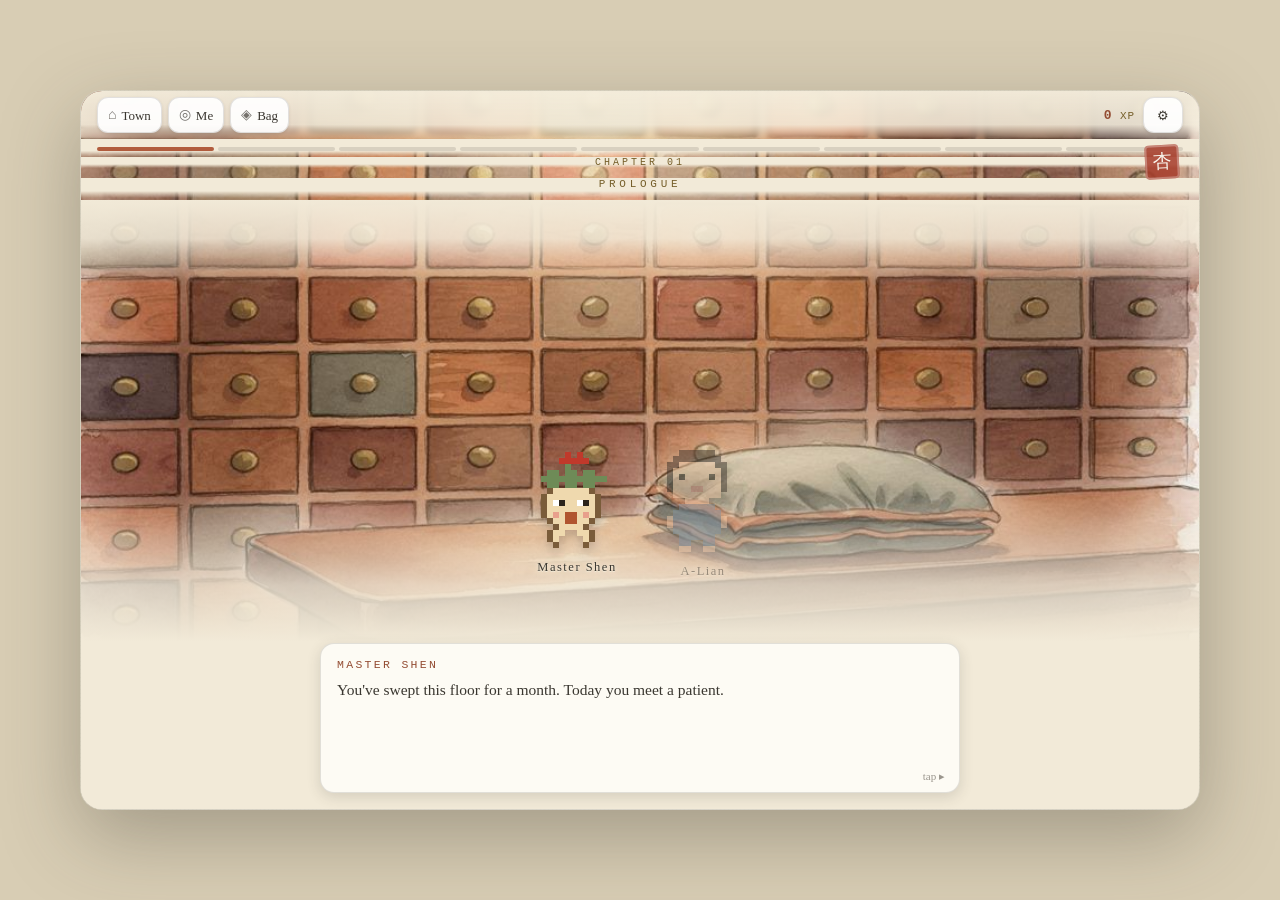
<file: chapter1.html>
<!doctype html><meta charset="utf-8"><title>Apricot Grove</title><script>location.replace("chapter.html?ch=01"+location.hash)</script><p style="font-family:serif;padding:2rem">Redirecting to the chapter…</p>
</file>
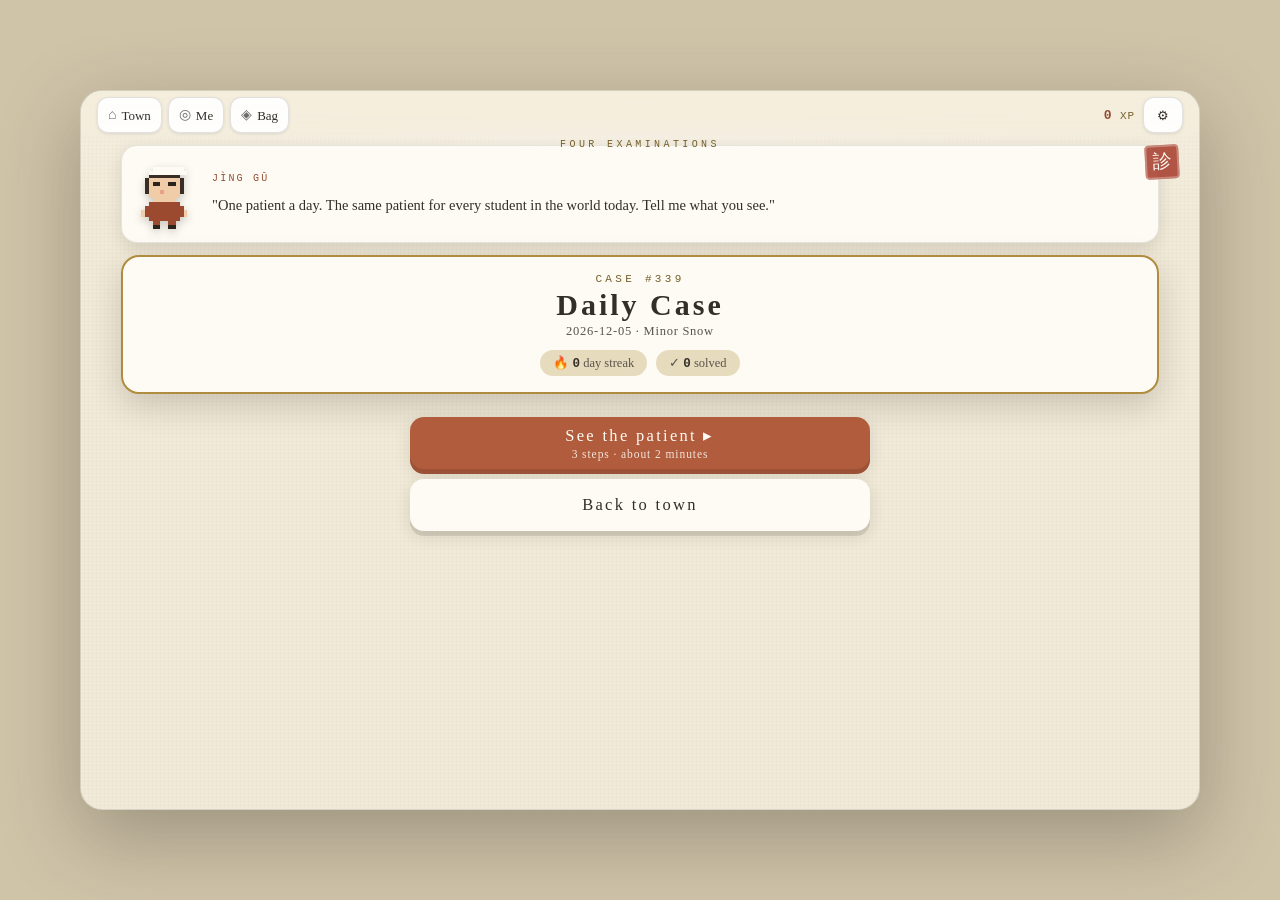
<file: dailycase.html>
<!DOCTYPE html>
<html lang="en">
<head>
<meta charset="UTF-8">
<meta name="viewport" content="width=device-width,initial-scale=1.0,viewport-fit=cover">
<!-- HTML must always be revalidated: assets are cache-busted with ?v=, but a
     stale index.html would keep serving the old ?v= and hide every fix. -->
<meta http-equiv="Cache-Control" content="no-cache, must-revalidate">
<meta http-equiv="Pragma" content="no-cache">
<meta name="theme-color" content="#F2EAD8">
<!-- bookmark / home-screen icon 書籤圖示 -->
<link rel="icon" href="favicon.ico" sizes="any">
<link rel="icon" type="image/png" sizes="32x32" href="art/icon-32.png">
<link rel="apple-touch-icon" sizes="180x180" href="art/icon-apple-180.png">
<link rel="manifest" href="site.webmanifest">
<meta name="apple-mobile-web-app-title" content="杏林行">
<meta name="apple-mobile-web-app-capable" content="yes">
<meta name="apple-mobile-web-app-status-bar-style" content="default">
<meta name="apple-mobile-web-app-capable" content="yes">
<title>Daily Case 今日病例 · Apricot Grove</title>
<style>
:root{
  --paper:#F2EAD8;--paper2:#E7DBBE;--ink:#332F28;--ink-soft:#595349;--ink-faint:#676054;
  --sage:#7B8B6F;--sage-deep:#4E5D46;--terra:#B15C3D;--terra-deep:#9D5238;
  --gold:#B08D3E;--seal:#A63B2A;--white:#FDFBF4;
  /* text-safe tier: fills keep their colour, words get a darker one */
  --line:#9A9182;--gold-ink:#755E29;--terra-ink:#944D33;--sage-ink:#596450;
  --sh-s:0 2px 6px rgba(51,47,40,.1);--sh:0 5px 16px rgba(51,47,40,.14);--sh-l:0 12px 32px rgba(51,47,40,.2);
  --ease:cubic-bezier(.22,.9,.3,1);
}
*{margin:0;padding:0;box-sizing:border-box;-webkit-tap-highlight-color:transparent}
/* `hidden` must win. The UA stylesheet's [hidden]{display:none} loses to any
   author display rule, which is how a hidden plate rendered as an empty box. */
[hidden]{display:none !important}
html,body{height:100%}
body{font-family:"Songti TC","Noto Serif TC",Georgia,serif;background:#CFC3A8;color:var(--ink);
  display:flex;justify-content:center;overflow:hidden}
#app{position:relative;width:100%;max-width:440px;height:100svh;overflow:hidden;display:flex;flex-direction:column;
  background:radial-gradient(ellipse 130% 50% at 50% -6%,rgba(255,255,255,.5),transparent 62%),
    repeating-linear-gradient(0deg,transparent 0 3px,rgba(120,105,80,.028) 3px 4px),
    repeating-linear-gradient(90deg,transparent 0 3px,rgba(120,105,80,.028) 3px 4px),var(--paper);
  box-shadow:0 0 44px rgba(51,47,40,.36)}
.seal{position:absolute;right:13px;top:calc(11px + env(safe-area-inset-top));z-index:40;width:29px;height:29px;
  background:var(--seal);color:var(--white);display:flex;align-items:center;justify-content:center;font-size:16px;
  border-radius:4px;transform:rotate(-3deg);opacity:.85;box-shadow:inset 0 0 0 2px rgba(255,255,255,.3);pointer-events:none}
.langBtn{position:absolute;left:13px;top:calc(11px + env(safe-area-inset-top));z-index:40;background:var(--white);
  border:1.5px solid rgba(51,47,40,.14);border-radius:99px;padding:4px 11px;font-size:11px;font-family:inherit;
  color:var(--ink-soft);cursor:pointer}
.zh{display:block;font-size:.84em;color:var(--ink-soft);margin-top:4px;line-height:1.65}
body.nozh .zh{display:none !important}
.chapline{position:relative;z-index:5;text-align:center;font-family:"Courier New",monospace;font-size:10px;
  letter-spacing:.34em;color:var(--gold-ink);text-transform:uppercase;padding-top:calc(14px + env(safe-area-inset-top))}
.screen{position:absolute;inset:0;z-index:3;display:none;flex-direction:column;
  padding:calc(42px + env(safe-area-inset-top)) 20px calc(16px + env(safe-area-inset-bottom));overflow-y:auto;overscroll-behavior:contain;-webkit-overflow-scrolling:touch}
.screen.on{display:flex;animation:fade .42s var(--ease)}
@keyframes fade{from{opacity:0;transform:translateY(8px)}}

.mrow{display:flex;gap:13px;align-items:center;background:var(--white);border:1.5px solid rgba(51,47,40,.11);
  border-radius:16px;padding:13px 15px;box-shadow:var(--sh);margin-bottom:12px}
.mrow canvas{image-rendering:pixelated;width:62px;height:70px;flex:none;filter:drop-shadow(0 3px 4px rgba(51,47,40,.24))}
.mrow .mt{flex:1;font-size:14.5px;line-height:1.75}
.mrow .mt .nm{font-family:"Courier New",monospace;font-size:10px;letter-spacing:.22em;color:var(--terra-ink);
  text-transform:uppercase;margin-bottom:5px}

.daycard{background:var(--white);border:2px solid var(--gold);border-radius:18px;padding:16px;box-shadow:var(--sh-l);
  text-align:center;margin-bottom:12px}
.daycard .no{font-family:"Courier New",monospace;font-size:11px;letter-spacing:.3em;color:var(--gold-ink)}
.daycard h1{font-size:30px;letter-spacing:.1em;margin:3px 0 2px}
.daycard .sub{font-size:12.5px;color:var(--ink-soft);letter-spacing:.06em}
.streakRow{display:flex;justify-content:center;gap:9px;margin-top:11px}
.pill{background:var(--paper2);border-radius:99px;padding:5px 13px;font-size:12.5px;color:var(--ink-soft)}
.pill b{color:var(--ink);font-family:"Courier New",monospace}

.steps{display:flex;justify-content:center;gap:8px;margin-bottom:10px}
.steps i{width:34px;height:5px;border-radius:3px;background:rgba(51,47,40,.13)}
.steps i.done{background:var(--sage)}
.steps i.miss{background:var(--terra)}
.steps i.now{background:var(--gold)}

.vig{background:var(--white);border-left:4px solid var(--sage);border-radius:12px;padding:13px 15px;
  font-size:14.5px;line-height:1.8;box-shadow:var(--sh-s);margin-bottom:12px}
.vig .who{font-family:"Courier New",monospace;font-size:10px;letter-spacing:.22em;color:var(--gold-ink);
  text-transform:uppercase;margin-bottom:6px}
.vig .zh{font-size:13px}
.qtitle{text-align:center;font-size:16px;line-height:1.6;margin-bottom:10px}
.qtitle small{display:block;font-size:12px;color:var(--ink-soft);margin-top:3px;letter-spacing:.06em}
.opts{display:flex;flex-direction:column;gap:9px}
.opt{background:var(--white);border:1.5px solid rgba(51,47,40,.13);border-radius:13px;padding:13px 15px;
  font-family:inherit;font-size:15px;text-align:left;cursor:pointer;box-shadow:var(--sh-s);color:var(--ink);
  line-height:1.5;min-height:50px;transition:transform .15s}
.opt small{display:block;color:var(--ink-soft);font-size:12px;margin-top:3px}
.opt:active{transform:scale(.985)}
.opt.used{opacity:.4;pointer-events:none}
.opt.good{border-color:var(--sage-ink);background:#EEF4E9;opacity:1;box-shadow:0 0 0 1.5px var(--sage),var(--sh)}
.opt.bad{border-color:#C9776A;background:#FBEFEC;opacity:1}
.opt.good::after{content:"✓";float:right;color:var(--sage-deep);font-weight:700;margin-left:8px}
.opt.bad::after{content:"✕";float:right;color:#B4594A;font-weight:700;margin-left:8px}
.fb{background:var(--white);border-left:4px solid var(--sage);border-radius:11px;padding:11px 13px;font-size:13.5px;
  line-height:1.7;box-shadow:var(--sh-s);color:var(--ink-soft);margin-top:10px;display:none}
.fb.on{display:block;animation:pop .35s var(--ease)}
@keyframes pop{from{transform:scale(.97);opacity:0}}
.fb b{color:var(--ink)}
.fb.warn{border-left-color:var(--terra-ink)}

.btn{width:100%;min-height:52px;border:none;border-radius:14px;cursor:pointer;font-family:inherit;font-size:16.5px;
  letter-spacing:.14em;background:var(--terra);color:var(--white);box-shadow:0 5px 0 var(--terra-deep),var(--sh);
  transition:transform .12s,box-shadow .12s;margin-top:11px}
.btn:active{transform:translateY(3px);box-shadow:0 2px 0 var(--terra-deep)}
.btn.ghost{background:var(--white);color:var(--ink);box-shadow:0 5px 0 rgba(51,47,40,.13),var(--sh)}
.btn.ghost:active{box-shadow:0 2px 0 rgba(51,47,40,.13)}
.btn small{display:block;font-size:11.5px;letter-spacing:.08em;opacity:.85;margin-top:2px}

.res{margin:auto 0;text-align:center;display:flex;flex-direction:column;align-items:center;gap:10px}
.grid{font-size:34px;letter-spacing:.14em;line-height:1.2}
.res h2{font-size:25px;letter-spacing:.12em}
.answer{background:var(--white);border:2px solid var(--gold);border-radius:16px;padding:14px 18px;box-shadow:var(--sh);max-width:330px}
.answer .rar{font-family:"Courier New",monospace;font-size:10px;letter-spacing:.26em;color:var(--gold-ink)}
.answer h3{font-size:21px;margin:3px 0 5px}
.answer p{font-size:13px;color:var(--ink-soft);line-height:1.7;text-align:left}
.sharebox{background:rgba(255,255,255,.65);border:1px dashed rgba(51,47,40,.25);border-radius:12px;padding:11px 14px;
  font-family:"Courier New",monospace;font-size:12.5px;line-height:1.9;color:var(--ink);max-width:330px;white-space:pre-line}
.note{font-size:10.5px;color:var(--ink-faint);line-height:1.7;text-align:center;margin-top:8px}
.toast{position:absolute;left:50%;bottom:calc(24px + env(safe-area-inset-bottom));transform:translate(-50%,12px);
  background:var(--ink);color:var(--white);font-size:13px;padding:10px 18px;border-radius:99px;opacity:0;
  transition:.3s var(--ease);z-index:80;pointer-events:none}
.toast.on{opacity:.95;transform:translate(-50%,0)}
</style>
<link rel="stylesheet" href="desktop.css?v=107">
<script src="state.js?v=107"></script>
<script src="data/herbs.js?v=107"></script>
<script src="hud.js?v=107"></script>
<script src="data/daily-cases.js?v=107"></script>
<script src="data/jieqi.js?v=107"></script>
</head>
<body data-page="daily">
<div id="app">
  <div class="seal">診</div>
  <button class="langBtn" id="langBtn">中文 ON</button>
  <div class="chapline">Four Examinations<span class="zh"> 望聞問切</span></div>

  <!-- 1 · INTRO -->
  <section class="screen on" id="s1">
    <div class="mrow">
      <canvas id="mc" width="16" height="18"></canvas>
      <div class="mt"><div class="nm">Jìng Gū<span class="zh"> · 靜姑</span></div>
        "One patient a day. The same patient for every student in the world today. Tell me what you see."
        <span class="zh">「一天一個病人。今天全天下的學生，看的都是同一個人。說說你看見了什麼。」</span></div>
    </div>
    <div class="daycard">
      <div class="no" id="caseNo">CASE #1</div>
      <h1>Daily Case</h1>
      <div class="sub"><span class="zh">今日病例 · </span><span id="dateStr"></span></div>
      <div class="streakRow">
        <span class="pill">🔥 <b id="streakN">0</b> day streak</span>
        <span class="pill">✓ <b id="solvedN">0</b> solved</span>
      </div>
    </div>
    <div id="introBody"></div>
  </section>

  <!-- 2 · PLAY -->
  <section class="screen" id="s2">
    <div class="steps" id="steps"></div>
    <div class="vig" id="vig"></div>
    <div class="qtitle" id="qtitle"></div>
    <div class="opts" id="opts"></div>
    <div class="fb" id="fb"></div>
    <div id="btnwrap"></div>
  </section>

  <!-- 3 · RESULT -->
  <section class="screen" id="s3">
    <div class="res">
      <div class="grid" id="grid"></div>
      <h2 id="rt"></h2>
      <div class="answer">
        <div class="rar">TODAY'S PATTERN<span class="zh"> · 今日答案</span></div>
        <h3 id="ansName"></h3>
        <p id="ansText"></p>
      </div>
      <div class="sharebox" id="sharebox"></div>
      <button class="btn" id="shareBtn">Copy &amp; share<span class="zh"> 複製分享</span></button>
      <button class="btn ghost" id="practiceBtn">Practise an old case<span class="zh"> 練習舊題</span><small>doesn't affect your streak<span class="zh"> · 不影響連續天數</span></small></button>
      <button class="btn ghost" id="backBtn">Back to town<span class="zh"> 回小鎮</span></button>
      <p class="note">Educational game · fictional teaching cases · not medical advice</p>
    </div>
  </section>
  <div class="toast" id="toast"></div>
</div>

<script>
/* ═════ mentor sprite: 靜姑 ═════ */
const P={K:"#2B241C",H:"#3A2E24",F:"#F0CDA8",W:"#FDFBF4",M:"#9C4A2F",Q:"#E8A08C",D:"#7A5C3A"};
const JING=[
 "................","....WWWWWWWW....","...WWWWWWWWWW...","...HHHHHHHH.....","..HFFFFFFFFH....",
 "..HFKKFFKKFH....","..HFFFFFFFFH....","..HFFFQFFFFH....","...FFFFFFFF.....","....FFFFFF......",
 "...MMMMMMMM.....","..MMMMMMMMMM....",".FMMMMMMMMMMF...",".FMMMMMMMMMMF...","...MMMMMMMM.....",
 "....MM..MM......","....KK..KK......","................"];
const $=id=>document.getElementById(id);
function paint(cv,bob){const x=cv.getContext("2d");x.clearRect(0,0,16,18);
  JING.forEach((r,y)=>[...r].forEach((c,i)=>{if(P[c]){x.fillStyle=P[c];x.fillRect(i,Math.min(y+(bob?1:0),17),1,1)}}))}
let bob=false;setInterval(()=>{bob=!bob;paint($("mc"),bob)},620);paint($("mc"),false);

/* ═════ case bank ═════ */
const CASES = window.AG_CASES || [];

/* ═════ state ═════ */
const S=AG.state, save=AG.save;
AG.bindLangButton($("langBtn"));
$("langBtn").addEventListener("click",()=>renderIntro());
function go(id){document.querySelectorAll(".screen").forEach(s=>s.classList.remove("on"));$(id).classList.add("on")}
function toast(t){const e=$("toast");e.textContent=t;e.classList.add("on");setTimeout(()=>e.classList.remove("on"),1900)}

/* deterministic daily index — same case worldwide */
const dayKey=AG.gameDayKey();
const dayNum=AG.gameDayNumber();
const caseIdx=((dayNum%CASES.length)+CASES.length)%CASES.length;
$("caseNo").textContent="CASE #"+(dayNum+1);
/* The date line carries the solar term too. The daily case is the habit and
   the term is the season; a player who never opens the seasonal band still
   sees the year turning under the thing they open every morning. */
(function(){
  var t = window.AG_JIEQI_AT && window.AG_JIEQI_AT(new Date());
  $("dateStr").innerHTML = dayKey + (t ? '  ·  ' + t.en + '<span class="zh"> ' + t.zh + '</span>' : "");
})();

/* ═════ intro ═════ */
function renderIntro(){
  $("streakN").textContent=S.dc.streak||0;
  $("solvedN").textContent=S.dc.solved||0;
  const done=S.dc.results&&S.dc.results[dayKey];
  $("introBody").innerHTML=done
    ? `<div class="fb on" style="text-align:center">You have already solved today's case.<span class="zh">今天的病例你已經看過了。</span></div>
       <button class="btn" id="seeRes">See today's result 看今日結果</button>
       <button class="btn ghost" id="pr1">Practise an old case 練習舊題</button>
       <button class="btn ghost" id="bk1">Back to town<span class="zh"> 回小鎮</span></button>`
    : `<button class="btn" id="startBtn">See the patient ▸<small>3 steps · about 2 minutes</small></button>
       <button class="btn ghost" id="bk1">Back to town<span class="zh"> 回小鎮</span></button>`;
  const s=$("startBtn");if(s)s.onclick=()=>startCase(caseIdx,true);
  const r=$("seeRes");if(r)r.onclick=()=>{G={marks:S.dc.results[dayKey].marks,ci:caseIdx,daily:true};showResult()};
  const p=$("pr1");if(p)p.onclick=practice;
  $("bk1").onclick=()=>location.href="index.html";
}
renderIntro();
$("backBtn").onclick=()=>location.href="index.html";

/* ═════ play ═════ */
let G=null;
function startCase(idx,daily){
  G={ci:idx,step:0,marks:[],daily:daily,locked:false};
  renderStep();go("s2");
}
function renderStep(){
  const c=CASES[G.ci],q=c.q[G.step];
  $("steps").innerHTML=c.q.map((_,i)=>
    `<i class="${i<G.step?(G.marks[i]?'done':'miss'):i===G.step?'now':''}"></i>`).join("");
  $("vig").innerHTML=`<div class="who">The patient<span class="zh"> 病人</span></div>${c.v}`+(S.zh?`<span class="zh">${c.vz}</span>`:"");
  $("qtitle").innerHTML=`Step ${G.step+1} — ${q.t}<small class="zh">${q.z}</small>`;
  $("opts").innerHTML=q.o.map((o,i)=>`<button class="opt" data-i="${i}">${o.a}</button>`).join("");
  $("opts").querySelectorAll(".opt").forEach(b=>b.onclick=()=>answer(+b.dataset.i,b));
  $("fb").className="fb";$("btnwrap").innerHTML="";G.locked=false;
}
function answer(i,btn){
  if(G.locked)return;G.locked=true;
  const c=CASES[G.ci],q=c.q[G.step],o=q.o[i];
  G.marks.push(o.ok?1:0);
  /* review queue 溫故 — the daily case is the one thing a student does every
     day, so its questions belong in the queue too. Keyed on the pattern name
     and the question, never on the case index, because inserting a case in
     the middle would otherwise scramble every stored key. */
  try{ if(window.AG&&AG.review) AG.review.mark(
    "d:"+AG.review.slot(c.p)+":"+AG.review.slot(q.t), !!o.ok,
    {lbl:"Daily Case \u00b7 "+q.t, sub:c.p, href:"dailycase.html"}); }catch(e){}
  $("opts").querySelectorAll(".opt").forEach((b,n)=>{b.classList.add("used");
    if(q.o[n].ok)b.classList.add("good");else if(n===i)b.classList.add("bad")});
  $("fb").className="fb on"+(o.ok?"":" warn");
  $("fb").innerHTML=o.ok?o.n:`${o.n}<br><br><b>The answer:</b> ${q.o.find(x=>x.ok).a} — ${q.o.find(x=>x.ok).n}`;
  const last=G.step===c.q.length-1;
  $("btnwrap").innerHTML=`<button class="btn" id="nx">${last?"See result ▸":"Next step ▸"}</button>`;
  $("nx").onclick=()=>{if(last)finish();else{G.step++;renderStep()}};
}
function finish(){
  if(G.daily){
    const right=G.marks.filter(Boolean).length;
    S.dc.results=S.dc.results||{};
    S.dc.results[dayKey]={marks:G.marks,n:right};
    const yd=AG.gameDayKey(new Date(Date.now()-864e5));
    if(S.dc.last!==dayKey){S.dc.streak=(S.dc.last===yd)?(S.dc.streak||0)+1:1;S.dc.last=dayKey}
    S.dc.solved=(S.dc.solved||0)+1;
    AG.complete({activity:"daily_case",completed:true,score:right,stars:right,
      xpEarned:right*20, skillXp:{diagnosis:12+right*10}});
  }
  showResult();
}
function showResult(){
  const c=CASES[G.ci],right=G.marks.filter(Boolean).length;
  const grid=G.marks.map(m=>m?"🟩":"🟥").join("");
  $("grid").textContent=grid;
  $("rt").textContent=right===3?"Clean Diagnosis":right===2?"Nearly There":"Study Again";
  $("ansName").textContent=c.p;
  $("ansText").innerHTML=c.teach+(S.zh?`<span class="zh">${c.teachZ}</span>`:"");
  const share=`杏林行 Apricot Grove · Daily Case #${dayNum+1}\n${grid}  ${right}/3\n🔥 streak ${S.dc.streak||0}\nplay.acuting.com`;
  $("sharebox").textContent=share;
  $("shareBtn").onclick=async()=>{
    try{
      if(navigator.share){await navigator.share({text:share});return}
      await navigator.clipboard.writeText(share);toast("Copied 已複製，可以貼上分享了");
    }catch(e){toast("Select the text above to copy 請長按上方文字複製")}
  };
  go("s3");
}
function practice(){
  const pool=[...Array(CASES.length).keys()].filter(i=>i!==caseIdx);
  startCase(pool[Math.floor(Math.random()*pool.length)],false);
  toast("Practice case — streak not affected 練習題，不計連續天數");
}
$("practiceBtn").onclick=practice;
</script>
<!-- Cloudflare Web Analytics — cookieless, no personal data, ~2KB.
     Counts visits and pages so we can see whether anyone is playing and where
     they stop. It identifies no one: there are no accounts on this site and
     progress never leaves the player's own browser. The token is public by
     design — it appears in the page source of every site that uses it. -->
<script>
/* Injected only on the live host. Opened from file:// or localhost — the test
   suite, a local copy — the request would fail slowly on every page load AND
   count our own page loads as visitors, so it is simply never created there. */
(function () {
  var h = location.hostname;
  if (!/^https?:$/.test(location.protocol)) return;
  if (h === "localhost" || h === "127.0.0.1" || h === "") return;
  var s = document.createElement("script");
  s.type = "module";
  s.defer = true;
  s.src = "https://static.cloudflareinsights.com/beacon.min.js";
  s.setAttribute("data-cf-beacon", '{"token": "638c70912f564e788ffa919d304e9166"}');
  document.body.appendChild(s);
})();
</script>
</body>
</html>
</file>
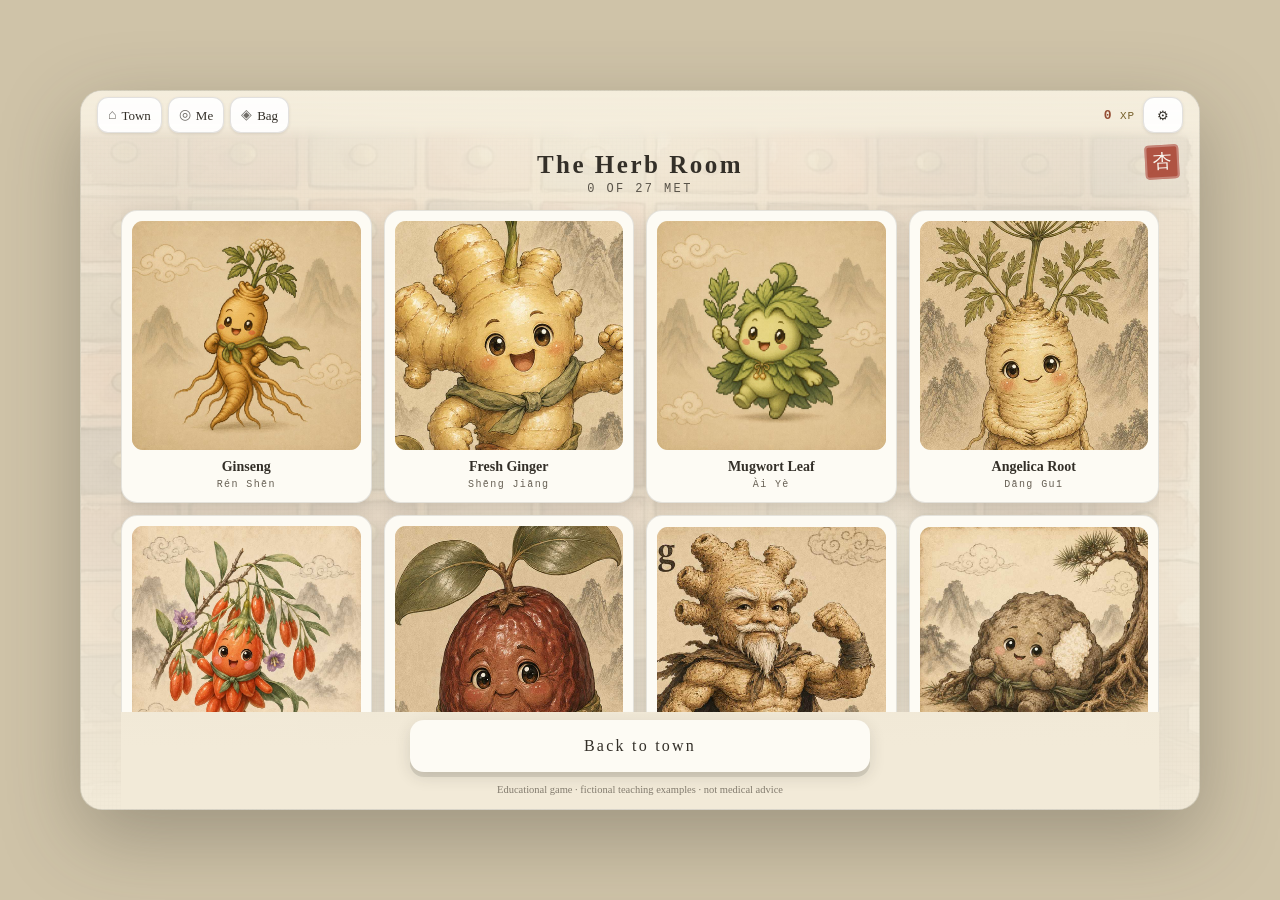
<file: herbroom.html>
<!DOCTYPE html>
<html lang="en">
<head>
<meta charset="UTF-8">
<meta name="viewport" content="width=device-width,initial-scale=1.0,viewport-fit=cover">
<!-- HTML must always be revalidated: assets are cache-busted with ?v=, but a
     stale index.html would keep serving the old ?v= and hide every fix. -->
<meta http-equiv="Cache-Control" content="no-cache, must-revalidate">
<meta http-equiv="Pragma" content="no-cache">
<meta name="theme-color" content="#F2EAD8">
<!-- bookmark / home-screen icon 書籤圖示 -->
<link rel="icon" href="favicon.ico" sizes="any">
<link rel="icon" type="image/png" sizes="32x32" href="art/icon-32.png">
<link rel="apple-touch-icon" sizes="180x180" href="art/icon-apple-180.png">
<link rel="manifest" href="site.webmanifest">
<meta name="apple-mobile-web-app-title" content="杏林行">
<meta name="apple-mobile-web-app-capable" content="yes">
<meta name="apple-mobile-web-app-status-bar-style" content="default">
<title>The Herb Room 藥草間 · Apricot Grove</title>
<!--
  藥草間 · The Herb Room

  One engine, many herbs. Everything a herb says lives in
  data/herbstory.js; its name, nature and picture live in data/herbs.js.
  Adding an herb is a data edit — no code changes here.

  Shape of a visit:
    shelf → the herb speaks (tap through) → 3 questions → card collected
  The third question is always the caution. A beginner who only learns
  what an herb is good for has learned the dangerous half.
-->
<style>
:root{
  --paper:#F2EAD8;--paper2:#E7DBBE;--ink:#332F28;--ink-soft:#595349;--ink-faint:#676054;
  --sage:#7B8B6F;--sage-deep:#4E5D46;--terra:#B15C3D;--terra-deep:#9D5238;
  --gold:#B08D3E;--seal:#A63B2A;--white:#FDFBF4;
  /* text-safe tier: fills keep their colour, words get a darker one */
  --line:#9A9182;--gold-ink:#755E29;--terra-ink:#944D33;--sage-ink:#596450;
  --sh-s:0 2px 6px rgba(51,47,40,.1);--sh:0 5px 16px rgba(51,47,40,.14);--sh-l:0 14px 34px rgba(51,47,40,.22);
  --ease:cubic-bezier(.22,.9,.3,1);
}
*{margin:0;padding:0;box-sizing:border-box;-webkit-tap-highlight-color:transparent}
/* `hidden` must win. The UA stylesheet's [hidden]{display:none} loses to any
   author display rule, which is how a hidden plate rendered as an empty box. */
[hidden]{display:none !important}
html,body{height:100%}
body{font-family:"Songti TC","Noto Serif TC",Georgia,serif;background:#CFC3A8;color:var(--ink);
  display:flex;justify-content:center;overflow:hidden}
#app{position:relative;width:100%;max-width:440px;height:100svh;overflow:hidden;display:flex;flex-direction:column;
  background:radial-gradient(ellipse 130% 50% at 50% -6%,rgba(255,255,255,.5),transparent 62%),
    repeating-linear-gradient(0deg,transparent 0 3px,rgba(120,105,80,.028) 3px 4px),
    repeating-linear-gradient(90deg,transparent 0 3px,rgba(120,105,80,.028) 3px 4px),var(--paper);
  box-shadow:0 0 44px rgba(51,47,40,.36)}
.seal{position:absolute;right:13px;top:calc(11px + env(safe-area-inset-top));z-index:40;width:29px;height:29px;
  background:var(--seal);color:var(--white);display:flex;align-items:center;justify-content:center;font-size:16px;
  border-radius:4px;transform:rotate(-3deg);opacity:.85;box-shadow:inset 0 0 0 2px rgba(255,255,255,.3);pointer-events:none}
.zh{display:block;font-size:.84em;color:var(--ink-soft);margin-top:4px;line-height:1.65}
body.nozh .zh{display:none !important}

/* the drawer wall, behind everything */
.roombg{position:absolute;inset:0;z-index:0;pointer-events:none;
  background:url("art/scene-treatment.jpg") center 30%/cover no-repeat;opacity:.5}
.roombg::after{content:"";position:absolute;inset:0;
  background:linear-gradient(180deg,rgba(242,234,216,.86) 0%,rgba(242,234,216,.66) 40%,rgba(242,234,216,.94) 100%)}

.chapline{position:relative;z-index:5;text-align:center;font-family:"Courier New",monospace;font-size:10px;
  letter-spacing:.36em;color:var(--gold-ink);text-transform:uppercase;
  padding-top:calc(8px + env(safe-area-inset-top));height:calc(26px + env(safe-area-inset-top))}
.screen{position:absolute;inset:0;z-index:3;display:none;flex-direction:column;
  padding:0 20px;overflow:hidden}
/* hud.js injects its own .screen padding-top later in the head, so this rule
   has to out-specify it or the content rides up under the chapter line */
/* .screen is absolutely positioned, and inset:0 resolves against #app's
   PADDING box — which starts above the HUD bar. hud.js offsets the pages it
   knows about; this page has to offset itself. */
body[data-page="herbroom"] .screen{top:var(--hud-h,48px);
  padding-top:calc(10px + env(safe-area-inset-top)) !important}
.screen.on{display:flex;animation:fade .42s var(--ease)}
@keyframes fade{from{opacity:0;transform:translateY(8px)}}
/* the split every screen uses: a scrolling body and a footer never scrolled past */
.scrollbody{flex:1;min-height:0;overflow-y:auto;overscroll-behavior:contain;
  -webkit-overflow-scrolling:touch;display:flex;flex-direction:column;padding-bottom:10px}
.footbar{flex:none;padding:8px 0 calc(10px + env(safe-area-inset-bottom));position:relative;z-index:6;
  background:linear-gradient(0deg,var(--paper) 62%,rgba(242,234,216,.9))}
.footbar .btn+.btn{margin-top:8px}

h2.rt{font-size:25px;letter-spacing:.1em;text-align:center;margin:2px 0 3px}
.sub{text-align:center;font-size:12px;letter-spacing:.2em;color:var(--ink-soft);
  font-family:"Courier New",monospace;text-transform:uppercase;margin-bottom:14px}

/* ── the shelf ── */
.shelf{display:grid;grid-template-columns:repeat(2,minmax(0,1fr));gap:12px}
.jar{position:relative;background:var(--white);border:1.5px solid rgba(51,47,40,.12);border-radius:16px;
  padding:10px 10px 12px;box-shadow:var(--sh);cursor:pointer;font-family:inherit;text-align:center;
  color:var(--ink);transition:transform .18s var(--ease),box-shadow .18s var(--ease)}
.jar:active{transform:scale(.97);box-shadow:var(--sh-s)}
.jar img{width:100%;aspect-ratio:1/1;object-fit:cover;border-radius:11px;display:block;margin-bottom:8px;
  background:var(--paper2)}
.jar .plate{display:flex;align-items:center;justify-content:center;width:100%;aspect-ratio:1/1;
  border-radius:11px;background:var(--paper2);color:var(--gold-ink);font-size:40px;margin-bottom:8px}
.jar b{display:block;font-size:14px;line-height:1.35}
.jar .py{display:block;font-family:"Courier New",monospace;font-size:10px;letter-spacing:.14em;
  color:var(--ink-faint);margin-top:3px}
.jar .tick{position:absolute;top:8px;right:8px;width:24px;height:24px;border-radius:50%;
  background:var(--sage);color:#fff;font-size:13px;display:flex;align-items:center;justify-content:center;
  box-shadow:0 2px 5px rgba(51,47,40,.25)}
.shelfnote{font-size:12.5px;line-height:1.75;color:var(--ink-faint);text-align:center;margin:14px 0 4px}

/* ── the herb speaks ── */
.stage{flex:none;display:flex;flex-direction:column;align-items:center;justify-content:flex-start;
  margin-bottom:14px}
/* the herb floats in the middle of whatever room is left, never squashed */
#s-talk .scrollbody{justify-content:center;gap:4px}
.portrait{width:min(56vw,208px);aspect-ratio:1/1;object-fit:cover;border-radius:20px;flex:none;
  border:3px solid var(--white);box-shadow:var(--sh-l);background:var(--paper2);
  animation:bob 3.4s ease-in-out infinite}
.portrait.plate{display:flex;align-items:center;justify-content:center;color:var(--gold-ink);font-size:74px}
@keyframes bob{50%{transform:translateY(-6px)}}
.hname{text-align:center;margin:12px 0 2px;font-size:22px;letter-spacing:.06em}
.hnature{text-align:center;font-size:12px;line-height:1.7;color:var(--ink-soft);margin-bottom:12px}
.bubble{background:var(--white);border:1.5px solid rgba(51,47,40,.11);border-radius:17px;
  padding:15px 17px 30px;box-shadow:var(--sh);font-size:15px;line-height:1.85;cursor:pointer;
  position:relative;width:100%}
.bubble .zh{font-size:13px}
.bubble .tap{position:absolute;right:14px;bottom:9px;font-family:"Courier New",monospace;font-size:10px;
  letter-spacing:.2em;color:var(--ink-faint);animation:blink 1.5s ease-in-out infinite}
@keyframes blink{50%{opacity:.35}}
.dots{display:flex;gap:5px;justify-content:center;margin-top:12px}
.dots i{width:6px;height:6px;border-radius:50%;background:rgba(51,47,40,.16)}
.dots i.on{background:var(--gold)}

/* ── questions ── */
.qline{font-family:"Courier New",monospace;font-size:10px;letter-spacing:.28em;color:var(--gold-ink);
  text-transform:uppercase;text-align:center;margin-bottom:8px}
.q{font-size:17.5px;line-height:1.7;text-align:center;margin-bottom:14px}
.q .zh{font-size:13.5px}
.opts{display:flex;flex-direction:column;gap:9px}
.opt{background:var(--white);border:1.5px solid rgba(51,47,40,.12);border-radius:14px;padding:13px 15px;
  font-family:inherit;font-size:14.5px;line-height:1.6;text-align:left;color:var(--ink);cursor:pointer;
  box-shadow:var(--sh-s);transition:transform .16s var(--ease),border-color .16s;min-height:52px}
.opt:active{transform:scale(.985)}
.opt.good{border-color:var(--sage-deep);background:rgba(123,139,111,.12)}
.opt.bad{border-color:var(--terra-ink);background:rgba(194,109,78,.1)}
.opt.used{cursor:default}
.opt .zh{font-size:12.5px}
.fb{display:none;margin-top:12px;background:rgba(255,255,255,.72);border-left:3px solid var(--gold);
  border-radius:0 12px 12px 0;padding:12px 14px;font-size:13.5px;line-height:1.8;color:var(--ink-soft)}
.fb.show{display:block;animation:fade .3s var(--ease)}
.fb b{color:var(--ink)}
.fb.wrong{border-left-color:var(--terra-ink)}

/* ── the card ── */
.card{background:var(--white);border:1.5px solid var(--sage);border-radius:18px;padding:16px;
  text-align:center;box-shadow:var(--sh-l)}
.card .rar{font-family:"Courier New",monospace;font-size:10px;letter-spacing:.28em;color:var(--sage-deep);
  text-transform:uppercase;margin-bottom:9px}
.card img,.card .plate{width:100%;max-width:320px;aspect-ratio:1/1;object-fit:contain;border-radius:13px;
  margin:0 auto 10px;display:block;background:var(--paper2)}
.card .plate{display:flex;align-items:center;justify-content:center;color:var(--gold-ink);font-size:60px}
.card h3{font-size:20px;margin-bottom:4px}
.card .nature{font-size:12px;color:var(--ink-soft);line-height:1.7;margin-bottom:9px}
.card p{font-size:13.5px;line-height:1.75;color:var(--ink-soft)}
.score{text-align:center;font-family:"Courier New",monospace;font-size:12.5px;letter-spacing:.14em;
  color:var(--gold-ink);margin:14px 0 4px}

.btn{width:100%;min-height:52px;border:none;border-radius:14px;cursor:pointer;font-family:inherit;font-size:16px;
  letter-spacing:.14em;background:var(--terra);color:var(--white);box-shadow:0 5px 0 var(--terra-deep),var(--sh);
  transition:transform .12s,box-shadow .12s}
.btn:active{transform:translateY(3px);box-shadow:0 2px 0 var(--terra-deep)}
.btn.ghost{background:var(--white);color:var(--ink);box-shadow:0 5px 0 rgba(51,47,40,.13),var(--sh)}
.btn.ghost:active{box-shadow:0 2px 0 rgba(51,47,40,.13)}
.disclaimer{font-size:10.5px;color:var(--ink-faint);opacity:.8;line-height:1.6;margin-top:10px;text-align:center}
</style>
</head>
<body data-page="herbroom">
<div id="app">
  <div class="roombg" aria-hidden="true"></div>
  <div class="seal">杏</div>

  <!-- ═══ shelf ═══ -->
  <section class="screen on" id="s-shelf">
    <div class="scrollbody">
      <h2 class="rt">The Herb Room<span class="zh">藥草間</span></h2>
      <p class="sub" id="sub">Meet them one at a time</p>
      <div class="shelf" id="shelf"></div>
      <p class="shelfnote">Each herb tells you what it is good at — and when it should not be used.
        <span class="zh">每一味藥會說自己擅長什麼，也會說什麼時候不該用。</span></p>
    </div>
    <div class="footbar">
      <button class="btn ghost" id="homeBtn">Back to town <span class="zh">回小鎮</span></button>
      <p class="disclaimer">Educational game · fictional teaching examples · not medical advice</p>
    </div>
  </section>

  <!-- ═══ the herb speaks ═══ -->
  <section class="screen" id="s-talk">
    <div class="scrollbody">
      <div class="stage">
        <img class="portrait" id="portrait" alt="" hidden>
        <div class="portrait plate" id="portraitPlate" hidden></div>
        <h2 class="hname" id="hname"></h2>
        <p class="hnature" id="hnature"></p>
      </div>
      <div class="bubble" id="bubble"><span id="beat"></span><span class="tap">tap ▸</span></div>
      <div class="dots" id="dots"></div>
    </div>
    <div class="footbar">
      <button class="btn ghost" id="leaveBtn">Back to the shelf <span class="zh">回藥架</span></button>
    </div>
  </section>

  <!-- ═══ questions ═══ -->
  <section class="screen" id="s-q">
    <div class="scrollbody">
      <div class="qline" id="qline"></div>
      <p class="q" id="qText"></p>
      <div class="opts" id="qOpts"></div>
      <div class="fb" id="qFb"></div>
    </div>
    <div class="footbar">
      <button class="btn" id="qNext" style="display:none">Continue ▸</button>
    </div>
  </section>

  <!-- ═══ the card ═══ -->
  <section class="screen" id="s-card">
    <div class="scrollbody">
      <div class="card">
        <div class="rar">Herb Card<span class="zh"> · 藥草卡</span></div>
        <img id="cardImg" alt="" hidden>
        <div class="plate" id="cardPlate" hidden></div>
        <h3 id="cardName"></h3>
        <p class="nature" id="cardNature"></p>
        <p id="cardLine"></p>
      </div>
      <p class="score" id="score"></p>
    </div>
    <div class="footbar">
      <button class="btn" id="nextHerb">Next herb ▸ <span class="zh">下一味</span></button>
      <button class="btn ghost" id="shelfBtn">Back to the shelf <span class="zh">回藥架</span></button>
    </div>
  </section>
</div>

<script src="state.js?v=107"></script>
<script src="data/herbs.js?v=107"></script>
<script src="data/herbstory.js?v=107"></script>
<script src="hud.js?v=107"></script>
<link rel="stylesheet" href="desktop.css?v=107">
<script>
const $ = id => document.getElementById(id);
const STORY = window.AG_HERBSTORY || [];
const HERBS = window.AG_HERBS || [];
const byId  = {}; HERBS.forEach(h => byId[h.id] = h);

/* Chinese support is a saved preference; the HUD tray owns the switch */
AG.applyLang && AG.applyLang();

const zhs = t => t ? `<span class="zh">${t}</span>` : "";

/* ── which herbs has the player already met? ──
   The Codex reads AG.state.cards, so we store the same shape it expects. */
function met(){
  const out = {};
  (AG.state.cards || []).forEach(c => {
    const k = String((c && (c.id || c.n || c)) || "").toLowerCase();
    HERBS.forEach(h => {
      if (k.indexOf(h.id) >= 0 || (h.zh && k.indexOf(h.zh) >= 0) || k.indexOf(h.en.toLowerCase()) >= 0)
        out[h.id] = true;
    });
  });
  return out;
}

function setScreen(id){
  document.querySelectorAll(".screen").forEach(s => s.classList.remove("on"));
  $(id).classList.add("on");
  const body = $(id).querySelector(".scrollbody");
  if (body) body.scrollTop = 0;
}

/* ══════════ shelf ══════════ */
function paintShelf(){
  const own = met();
  $("shelf").innerHTML = STORY.map(s => {
    const h = byId[s.id]; if (!h) return "";
    const art = h.img ? `<img src="${h.img}" alt="" loading="lazy">`
                      : `<span class="plate">${h.zh.charAt(0)}</span>`;
    return `<button class="jar" data-id="${s.id}">${art}`
         + (own[s.id] ? '<span class="tick">✓</span>' : "")
         + `<b>${h.en}${zhs(h.zh)}</b><span class="py">${h.py}</span></button>`;
  }).join("");
  $("shelf").querySelectorAll(".jar").forEach(b => b.onclick = () => visit(b.dataset.id));
  $("sub").textContent = `${Object.keys(own).length} of ${STORY.length} met`;
}

/* ══════════ a visit ══════════ */
let S = null;   // {story, herb, beat, qi, right}

function visit(id){
  const story = STORY.filter(s => s.id === id)[0];
  const herb  = byId[id];
  if (!story || !herb) return;
  S = { story, herb, beat: 0, qi: 0, right: 0 };

  const img = $("portrait"), plate = $("portraitPlate");
  const portraitPlateOnly = () => { img.hidden = true; plate.textContent = herb.zh.charAt(0); plate.hidden = false; };
  if (herb.img){
    img.onerror = portraitPlateOnly;
    img.onload  = () => { img.hidden = false; plate.hidden = true; };
    img.alt = herb.en; img.src = herb.img;
    if (img.complete && img.naturalWidth){ img.hidden = false; plate.hidden = true; }
  } else portraitPlateOnly();

  $("hname").innerHTML   = herb.en + zhs(herb.zh);
  $("hnature").innerHTML = herb.nature + zhs(herb.natureZh);
  paintBeat();
  setScreen("s-talk");
}

function paintBeat(){
  const b = S.story.beats[S.beat];
  $("beat").innerHTML = b.en + zhs(b.zh);
  $("dots").innerHTML = S.story.beats.map((_, i) => `<i class="${i <= S.beat ? "on" : ""}"></i>`).join("");
}

$("bubble").onclick = () => {
  if (S.beat < S.story.beats.length - 1){ S.beat++; paintBeat(); }
  else startQs();
};

/* ══════════ questions ══════════ */
function startQs(){ S.qi = 0; paintQ(); setScreen("s-q"); }

function paintQ(){
  const q = S.story.qs[S.qi];
  $("qline").textContent = `${S.herb.en} · Question ${S.qi + 1} of ${S.story.qs.length}`;
  $("qText").innerHTML = q.q + zhs(q.cq);
  $("qFb").className = "fb";
  $("qNext").style.display = "none";
  $("qOpts").innerHTML = q.opts
    .map((o, i) => `<button class="opt" data-i="${i}">${o.t}${zhs(o.c)}</button>`).join("");
  $("qOpts").querySelectorAll(".opt").forEach(btn => btn.onclick = () => answer(+btn.dataset.i));
}

function answer(i){
  const q = S.story.qs[S.qi], o = q.opts[i];
  if (o.ok) S.right++;
  $("qOpts").querySelectorAll(".opt").forEach((btn, n) => {
    btn.onclick = null; btn.classList.add("used");
    if (q.opts[n].ok) btn.classList.add("good");
    else if (n === i) btn.classList.add("bad");
  });
  $("qFb").innerHTML = o.note;
  $("qFb").className = "fb show" + (o.ok ? "" : " wrong");
  $("qNext").textContent = (S.qi < S.story.qs.length - 1) ? "Next question ▸" : "Take the card ▸";
  $("qNext").style.display = "";
}

$("qNext").onclick = () => {
  if (S.qi < S.story.qs.length - 1){ S.qi++; paintQ(); $("s-q").querySelector(".scrollbody").scrollTop = 0; }
  else finish();
};

/* ══════════ the card ══════════ */
function finish(){
  const h = S.herb, total = S.story.qs.length;
  const gain = 30 + S.right * 12;

  /* A full illustrated plate wins over the character crop on the big card.
     Either way the slot collapses unless a picture actually loads — a URL in
     the data is not proof, the file can 404. */
  const big = h.plate || h.img;
  const ci = $("cardImg"), cp = $("cardPlate");
  const plateOnly = () => { ci.hidden = true; cp.textContent = h.zh.charAt(0); cp.hidden = false; };
  if (big){
    ci.onerror = plateOnly;
    ci.onload  = () => { ci.hidden = false; cp.hidden = true; };
    ci.alt = h.en; ci.src = big;
    if (ci.complete && ci.naturalWidth){ ci.hidden = false; cp.hidden = true; }
  } else plateOnly();

  $("cardName").innerHTML   = h.en + zhs(h.zh);
  $("cardNature").innerHTML = h.nature + zhs(h.natureZh);
  $("cardLine").innerHTML   = S.story.card.en + zhs(S.story.card.zh);
  $("score").textContent    = `${S.right} / ${total} · +${gain} XP`;

  /* the card is stored in the shape the Herb Codex already reads */
  const already = !!met()[h.id];
  if (!already){
    AG.state.cards = AG.state.cards || [];
    AG.state.cards.push({ id: h.id, n: h.en + " " + h.zh, d: AG.gameDayKey() });
  }
  AG.complete({
    activity: "herbroom_" + h.id,
    completed: true, score: S.right, stars: S.right >= total ? 3 : (S.right >= 2 ? 2 : 1),
    xpEarned: already ? Math.round(gain / 3) : gain,     // revisits are worth less, never zero
    skillXp: { herb: 14 + S.right * 7 },
    unlocks: []
  });

  const left = STORY.filter(s => !met()[s.id]);
  $("nextHerb").style.display = left.length ? "" : "none";
  setScreen("s-card");
}

$("nextHerb").onclick = () => {
  const own = met();
  const next = STORY.filter(s => !own[s.id])[0] || STORY.filter(s => s.id !== S.herb.id)[0];
  if (next) visit(next.id); else { paintShelf(); setScreen("s-shelf"); }
};
$("shelfBtn").onclick = $("leaveBtn").onclick = () => { paintShelf(); setScreen("s-shelf"); };
$("homeBtn").onclick  = () => location.href = "index.html";

/* Split every screen into a scrolling body and a pinned footer where the
   markup did not already do it — same contract as the chapter engine. */
paintShelf();
</script>
<!-- Cloudflare Web Analytics — cookieless, no personal data, ~2KB.
     Counts visits and pages so we can see whether anyone is playing and where
     they stop. It identifies no one: there are no accounts on this site and
     progress never leaves the player's own browser. The token is public by
     design — it appears in the page source of every site that uses it. -->
<script>
/* Injected only on the live host. Opened from file:// or localhost — the test
   suite, a local copy — the request would fail slowly on every page load AND
   count our own page loads as visitors, so it is simply never created there. */
(function () {
  var h = location.hostname;
  if (!/^https?:$/.test(location.protocol)) return;
  if (h === "localhost" || h === "127.0.0.1" || h === "") return;
  var s = document.createElement("script");
  s.type = "module";
  s.defer = true;
  s.src = "https://static.cloudflareinsights.com/beacon.min.js";
  s.setAttribute("data-cf-beacon", '{"token": "638c70912f564e788ffa919d304e9166"}');
  document.body.appendChild(s);
})();
</script>
</body>
</html>
</file>
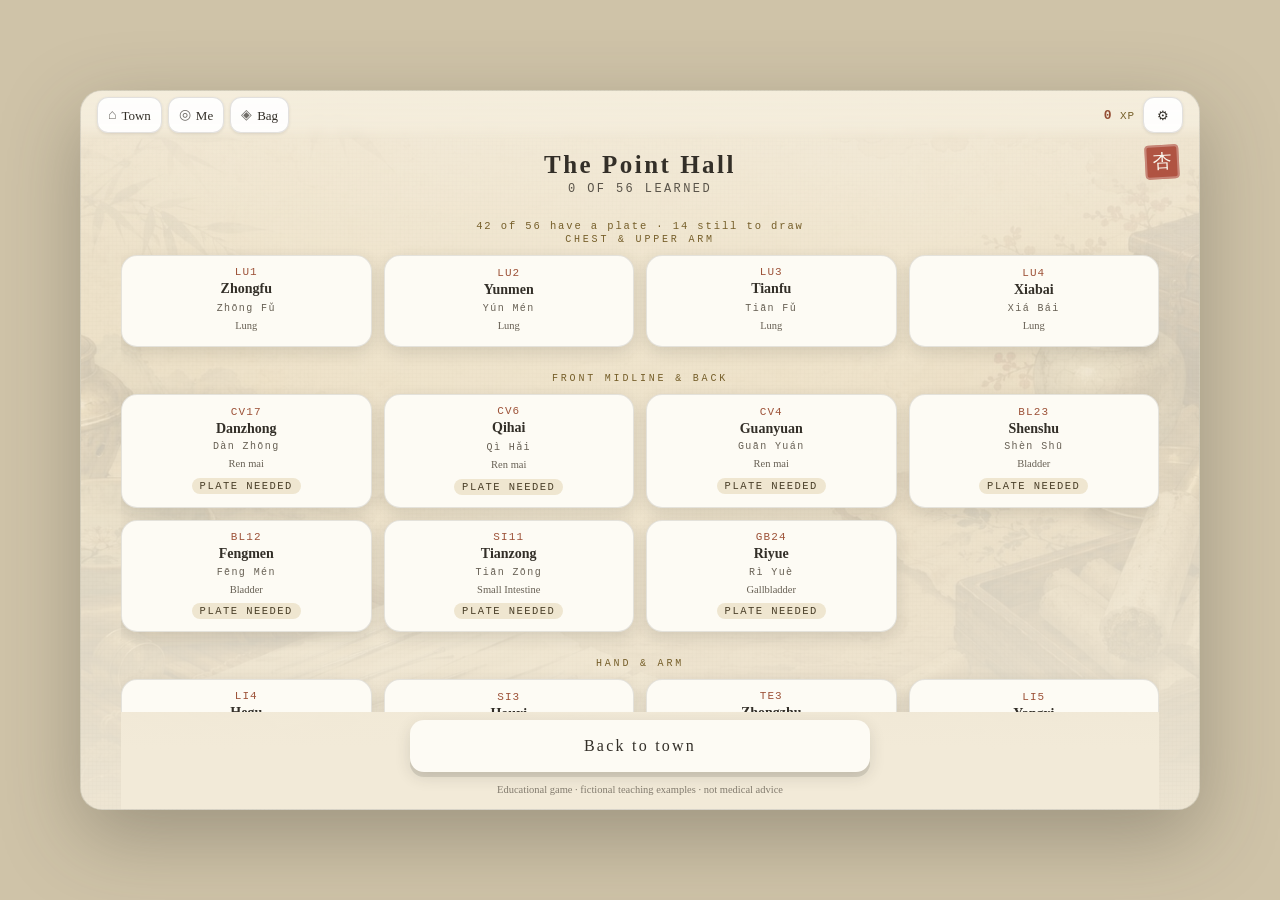
<file: pointroom.html>
<!DOCTYPE html>
<html lang="en">
<head>
<meta charset="UTF-8">
<meta name="viewport" content="width=device-width,initial-scale=1.0,viewport-fit=cover">
<!-- HTML must always be revalidated: assets are cache-busted with ?v=, but a
     stale page would keep serving the old ?v= and hide every fix. -->
<meta http-equiv="Cache-Control" content="no-cache, must-revalidate">
<meta http-equiv="Pragma" content="no-cache">
<meta name="theme-color" content="#F2EAD8">
<link rel="icon" href="favicon.ico" sizes="any">
<link rel="icon" type="image/png" sizes="32x32" href="art/icon-32.png">
<link rel="apple-touch-icon" sizes="180x180" href="art/icon-apple-180.png">
<link rel="manifest" href="site.webmanifest">
<meta name="apple-mobile-web-app-title" content="杏林行">
<meta name="apple-mobile-web-app-capable" content="yes">
<meta name="apple-mobile-web-app-status-bar-style" content="default">
<title>The Point Hall 點穴堂 · Apricot Grove</title>
<!--
  點穴堂 · The Point Hall

  Sister page to herbroom.html, and deliberately the same engine shape:
    wall → the scene (tap through) → 3 questions → point card

  The reference data lives in data/points.js; the teaching lives in
  data/pointstory.js. Adding a point is a data edit — no code here.

  What makes this page different from a location quiz: the three questions
  are application, differentiation, and caution. A student who can find
  Hegu but cannot say why, or when not to use it, has learned half a fact.
-->
<style>
:root{
  --paper:#F2EAD8;--paper2:#E7DBBE;--ink:#332F28;--ink-soft:#595349;--ink-faint:#676054;
  --sage:#7B8B6F;--sage-deep:#4E5D46;--terra:#B15C3D;--terra-deep:#9D5238;
  --gold:#B08D3E;--seal:#A63B2A;--white:#FDFBF4;
  /* text-safe tier: fills keep their colour, words get a darker one */
  --line:#9A9182;--gold-ink:#755E29;--terra-ink:#944D33;--sage-ink:#596450;
  --sh-s:0 2px 6px rgba(51,47,40,.1);--sh:0 5px 16px rgba(51,47,40,.14);--sh-l:0 14px 34px rgba(51,47,40,.22);
  --ease:cubic-bezier(.22,.9,.3,1);
}
*{margin:0;padding:0;box-sizing:border-box;-webkit-tap-highlight-color:transparent}
/* `hidden` must win. The UA stylesheet's [hidden]{display:none} loses to any
   author display rule, which is how a hidden plate rendered as an empty box. */
[hidden]{display:none !important}
html,body{height:100%}
body{font-family:"Songti TC","Noto Serif TC",Georgia,serif;background:#CFC3A8;color:var(--ink);
  display:flex;justify-content:center;overflow:hidden}
#app{position:relative;width:100%;max-width:440px;height:100svh;overflow:hidden;display:flex;flex-direction:column;
  background:radial-gradient(ellipse 130% 50% at 50% -6%,rgba(255,255,255,.5),transparent 62%),
    repeating-linear-gradient(0deg,transparent 0 3px,rgba(120,105,80,.028) 3px 4px),
    repeating-linear-gradient(90deg,transparent 0 3px,rgba(120,105,80,.028) 3px 4px),var(--paper);
  box-shadow:0 0 44px rgba(51,47,40,.36)}
.seal{position:absolute;right:13px;top:calc(11px + env(safe-area-inset-top));z-index:40;width:29px;height:29px;
  background:var(--seal);color:var(--white);display:flex;align-items:center;justify-content:center;font-size:16px;
  border-radius:4px;transform:rotate(-3deg);opacity:.85;box-shadow:inset 0 0 0 2px rgba(255,255,255,.3);pointer-events:none}
.zh{display:block;font-size:.84em;color:var(--ink-soft);margin-top:4px;line-height:1.65}
body.nozh .zh{display:none !important}

/* the drawer wall, behind everything */
.roombg{position:absolute;inset:0;z-index:0;pointer-events:none;
  background:url("art/scene-treatment.jpg") center 30%/cover no-repeat;opacity:.5}
.roombg::after{content:"";position:absolute;inset:0;
  background:linear-gradient(180deg,rgba(242,234,216,.86) 0%,rgba(242,234,216,.66) 40%,rgba(242,234,216,.94) 100%)}

.chapline{position:relative;z-index:5;text-align:center;font-family:"Courier New",monospace;font-size:10px;
  letter-spacing:.36em;color:var(--gold-ink);text-transform:uppercase;
  padding-top:calc(8px + env(safe-area-inset-top));height:calc(26px + env(safe-area-inset-top))}
.screen{position:absolute;inset:0;z-index:3;display:none;flex-direction:column;
  padding:0 20px;overflow:hidden}
/* hud.js injects its own .screen padding-top later in the head, so this rule
   has to out-specify it or the content rides up under the chapter line */
/* .screen is absolutely positioned, and inset:0 resolves against #app's
   PADDING box — which starts above the HUD bar. hud.js offsets the pages it
   knows about; this page has to offset itself. */
body[data-page="pointroom"] .screen{top:var(--hud-h,48px);
  padding-top:calc(10px + env(safe-area-inset-top)) !important}
.screen.on{display:flex;animation:fade .42s var(--ease)}
@keyframes fade{from{opacity:0;transform:translateY(8px)}}
/* the split every screen uses: a scrolling body and a footer never scrolled past */
.scrollbody{flex:1;min-height:0;overflow-y:auto;overscroll-behavior:contain;
  -webkit-overflow-scrolling:touch;display:flex;flex-direction:column;padding-bottom:10px}
.footbar{flex:none;padding:8px 0 calc(10px + env(safe-area-inset-bottom));position:relative;z-index:6;
  background:linear-gradient(0deg,var(--paper) 62%,rgba(242,234,216,.9))}
.footbar .btn+.btn{margin-top:8px}

h2.rt{font-size:25px;letter-spacing:.1em;text-align:center;margin:2px 0 3px}
.sub{text-align:center;font-size:12px;letter-spacing:.2em;color:var(--ink-soft);
  font-family:"Courier New",monospace;text-transform:uppercase;margin-bottom:14px}

/* ── the shelf ── */
.shelf{display:grid;grid-template-columns:repeat(2,minmax(0,1fr));gap:12px}
.jar{position:relative;background:var(--white);border:1.5px solid rgba(51,47,40,.12);border-radius:16px;
  padding:10px 10px 12px;box-shadow:var(--sh);cursor:pointer;font-family:inherit;text-align:center;
  color:var(--ink);transition:transform .18s var(--ease),box-shadow .18s var(--ease)}
.jar:active{transform:scale(.97);box-shadow:var(--sh-s)}
.jar img{width:100%;aspect-ratio:1/1;object-fit:cover;border-radius:11px;display:block;margin-bottom:8px;
  background:var(--paper2)}
.jar .plate{display:flex;align-items:center;justify-content:center;width:100%;aspect-ratio:1/1;
  border-radius:11px;background:var(--paper2);color:var(--gold-ink);font-size:40px;margin-bottom:8px}
.jar b{display:block;font-size:14px;line-height:1.35}
.jar .py{display:block;font-family:"Courier New",monospace;font-size:10px;letter-spacing:.14em;
  color:var(--ink-faint);margin-top:3px}
.jar .tick{position:absolute;top:8px;right:8px;width:24px;height:24px;border-radius:50%;
  background:var(--sage);color:#fff;font-size:13px;display:flex;align-items:center;justify-content:center;
  box-shadow:0 2px 5px rgba(51,47,40,.25)}
.shelfnote{font-size:12.5px;line-height:1.75;color:var(--ink-faint);text-align:center;margin:14px 0 4px}

/* ── the herb speaks ── */
.stage{flex:none;display:flex;flex-direction:column;align-items:center;justify-content:flex-start;
  margin-bottom:14px}
/* the herb floats in the middle of whatever room is left, never squashed */
#s-talk .scrollbody{justify-content:center;gap:4px}
.portrait{width:min(56vw,208px);aspect-ratio:1/1;object-fit:cover;border-radius:20px;flex:none;
  border:3px solid var(--white);box-shadow:var(--sh-l);background:var(--paper2);
  animation:bob 3.4s ease-in-out infinite}
.portrait.plate{display:flex;align-items:center;justify-content:center;color:var(--gold-ink);font-size:74px}
@keyframes bob{50%{transform:translateY(-6px)}}
.hname{text-align:center;margin:12px 0 2px;font-size:22px;letter-spacing:.06em}
.hnature{text-align:center;font-size:12px;line-height:1.7;color:var(--ink-soft);margin-bottom:12px}
.bubble{background:var(--white);border:1.5px solid rgba(51,47,40,.11);border-radius:17px;
  padding:15px 17px 30px;box-shadow:var(--sh);font-size:15px;line-height:1.85;cursor:pointer;
  position:relative;width:100%}
.bubble .zh{font-size:13px}
.bubble .tap{position:absolute;right:14px;bottom:9px;font-family:"Courier New",monospace;font-size:10px;
  letter-spacing:.2em;color:var(--ink-faint);animation:blink 1.5s ease-in-out infinite}
@keyframes blink{50%{opacity:.35}}
.dots{display:flex;gap:5px;justify-content:center;margin-top:12px}
.dots i{width:6px;height:6px;border-radius:50%;background:rgba(51,47,40,.16)}
.dots i.on{background:var(--gold)}

/* ── questions ── */
.qline{font-family:"Courier New",monospace;font-size:10px;letter-spacing:.28em;color:var(--gold-ink);
  text-transform:uppercase;text-align:center;margin-bottom:8px}
.q{font-size:17.5px;line-height:1.7;text-align:center;margin-bottom:14px}
.q .zh{font-size:13.5px}
.opts{display:flex;flex-direction:column;gap:9px}
.opt{background:var(--white);border:1.5px solid rgba(51,47,40,.12);border-radius:14px;padding:13px 15px;
  font-family:inherit;font-size:14.5px;line-height:1.6;text-align:left;color:var(--ink);cursor:pointer;
  box-shadow:var(--sh-s);transition:transform .16s var(--ease),border-color .16s;min-height:52px}
.opt:active{transform:scale(.985)}
.opt.good{border-color:var(--sage-deep);background:rgba(123,139,111,.12)}
.opt.bad{border-color:var(--terra-ink);background:rgba(194,109,78,.1)}
.opt.used{cursor:default}
.opt .zh{font-size:12.5px}
.fb{display:none;margin-top:12px;background:rgba(255,255,255,.72);border-left:3px solid var(--gold);
  border-radius:0 12px 12px 0;padding:12px 14px;font-size:13.5px;line-height:1.8;color:var(--ink-soft)}
.fb.show{display:block;animation:fade .3s var(--ease)}
.fb b{color:var(--ink)}
.fb.wrong{border-left-color:var(--terra-ink)}

/* ── the card ── */
.card{background:var(--white);border:1.5px solid var(--sage);border-radius:18px;padding:16px;
  text-align:center;box-shadow:var(--sh-l)}
.card .rar{font-family:"Courier New",monospace;font-size:10px;letter-spacing:.28em;color:var(--sage-deep);
  text-transform:uppercase;margin-bottom:9px}
.card img,.card .plate{width:100%;max-width:320px;aspect-ratio:1/1;object-fit:contain;border-radius:13px;
  margin:0 auto 10px;display:block;background:var(--paper2)}
.card .plate{display:flex;align-items:center;justify-content:center;color:var(--gold-ink);font-size:60px}
.card h3{font-size:20px;margin-bottom:4px}
.card .nature{font-size:12px;color:var(--ink-soft);line-height:1.7;margin-bottom:9px}
.card p{font-size:13.5px;line-height:1.75;color:var(--ink-soft)}
.score{text-align:center;font-family:"Courier New",monospace;font-size:12.5px;letter-spacing:.14em;
  color:var(--gold-ink);margin:14px 0 4px}

.btn{width:100%;min-height:52px;border:none;border-radius:14px;cursor:pointer;font-family:inherit;font-size:16px;
  letter-spacing:.14em;background:var(--terra);color:var(--white);box-shadow:0 5px 0 var(--terra-deep),var(--sh);
  transition:transform .12s,box-shadow .12s}
.btn:active{transform:translateY(3px);box-shadow:0 2px 0 var(--terra-deep)}
.btn.ghost{background:var(--white);color:var(--ink);box-shadow:0 5px 0 rgba(51,47,40,.13),var(--sh)}
.btn.ghost:active{box-shadow:0 2px 0 rgba(51,47,40,.13)}
.disclaimer{font-size:10.5px;color:var(--ink-faint);opacity:.8;line-height:1.6;margin-top:10px;text-align:center}
</style>
<style>
/* ── added for the Point Hall ── */
.roombg{background-image:url("art/scene-needles.jpg")}
.shelfhead{grid-column:1/-1;font-family:"Courier New",monospace;font-size:10px;letter-spacing:.28em;
  color:var(--gold-ink);text-transform:uppercase;margin:14px 0 -2px;text-align:center}
.shelfhead:first-child{margin-top:0}
.jar .code{display:block;font-family:"Courier New",monospace;font-size:11px;letter-spacing:.1em;
  color:var(--terra-deep);margin-bottom:2px}
.jar .cat{display:block;font-size:10.5px;line-height:1.5;color:var(--ink-faint);margin-top:4px}
/* which points still need a plate — so Ting can see the gap at a glance
   instead of tapping through 39 cards to find out */
/* Until now no point was ever missing a plate, so this badge had never been
   drawn and its colours had never been measured. Gold ink on a 14%-alpha gold
   wash came out at 1.98:1 — a label nobody could read, on the eight entries
   that most need explaining. Solid ground, darker ink: 8.4:1. */
.jar .noart{display:inline-block;margin-top:6px;padding:2px 8px;border-radius:99px;
  background:#EFE6D0;color:#4A3F28;font-family:"Courier New",monospace;
  font-size:10.5px;letter-spacing:.14em;text-transform:uppercase}
.jar .noart .zh{display:inline;margin:0 0 0 4px;font-family:"Songti TC",serif;
  font-size:10px;letter-spacing:0;color:#4A3F28}
.artcount{text-align:center;font-family:"Courier New",monospace;font-size:10.5px;
  letter-spacing:.18em;color:var(--gold-ink);margin:10px 0 2px}
/* the anatomy plate is a wide photograph, so it gets a band rather than a square */
/* channel plates carry labels and cun marks — cropping them destroys the
   teaching, so they are contained, not covered, and keep their own ratio */
.plateimg{width:100%;max-height:46vh;height:auto;object-fit:contain;border-radius:16px;
  border:3px solid var(--white);box-shadow:var(--sh-l);background:var(--paper2);display:block}
.pname{text-align:center;margin:12px 0 2px;font-size:22px;letter-spacing:.06em}
.pmeta{text-align:center;font-size:12px;line-height:1.7;color:var(--ink-soft);margin-bottom:12px}
.pmeta .cat{display:block;color:var(--terra-deep)}
/* the fact rows on the collected card */
.facts{text-align:left;margin-top:10px}
.fact{border-top:1px solid rgba(51,47,40,.1);padding:9px 2px 0;margin-top:9px}
.fact:first-child{border-top:none;margin-top:0;padding-top:0}
.fact b{display:block;font-family:"Courier New",monospace;font-size:10.5px;letter-spacing:.22em;
  text-transform:uppercase;color:var(--gold-ink);margin-bottom:3px}
.fact span.v{display:block;font-size:13.5px;line-height:1.75;color:var(--ink-soft)}
.fact.warn b{color:var(--terra-deep)}
.fact.warn{background:rgba(194,109,78,.07);border-radius:10px;padding:9px 11px;border-top:none;
  border-left:3px solid var(--terra)}
.hookline{font-size:14px;line-height:1.8;color:var(--ink);text-align:center;margin-top:4px}
</style>

</head>
<body data-page="pointroom">
<div id="app">
  <div class="roombg" aria-hidden="true"></div>
  <div class="seal">杏</div>

  <!-- ═══ the wall of points ═══ -->
  <section class="screen on" id="s-shelf">
    <div class="scrollbody">
      <h2 class="rt">The Point Hall<span class="zh">點穴堂</span></h2>
      <p class="sub" id="sub">Learn where — and why</p>
      <p class="artcount" id="artcount"></p>
      <div class="shelf" id="shelf"></div>
      <p class="shelfnote">Knowing where a point is, without knowing why you would use it, is half a fact.
        Every visit here asks for the other half.
        <span class="zh">只知穴之所在，不知何以用之，僅得其半。此處所問，正在其半之外。</span></p>
    </div>
    <div class="footbar">
      <button class="btn ghost" id="homeBtn">Back to town <span class="zh">回小鎮</span></button>
      <p class="disclaimer">Educational game · fictional teaching examples · not medical advice</p>
    </div>
  </section>

  <!-- ═══ the scene ═══ -->
  <section class="screen" id="s-talk">
    <div class="scrollbody">
      <div class="stage">
        <img class="plateimg" id="portrait" alt="" hidden>
        <h2 class="pname" id="pname"></h2>
        <p class="pmeta" id="pmeta"></p>
      </div>
      <div class="bubble" id="bubble"><span id="beat"></span><span class="tap">tap ▸</span></div>
      <div class="dots" id="dots"></div>
    </div>
    <div class="footbar">
      <button class="btn ghost" id="leaveBtn">Back to the wall <span class="zh">回穴牆</span></button>
    </div>
  </section>

  <!-- ═══ questions ═══ -->
  <section class="screen" id="s-q">
    <div class="scrollbody">
      <div class="qline" id="qline"></div>
      <p class="q" id="qText"></p>
      <div class="opts" id="qOpts"></div>
      <div class="fb" id="qFb"></div>
    </div>
    <div class="footbar">
      <button class="btn" id="qNext" style="display:none">Continue ▸</button>
    </div>
  </section>

  <!-- ═══ the point card ═══ -->
  <section class="screen" id="s-card">
    <div class="scrollbody">
      <div class="card">
        <div class="rar">Point Card<span class="zh"> · 穴位卡</span></div>
        <img id="cardImg" class="plateimg" alt="" hidden style="margin-bottom:12px">
        <h3 id="cardName"></h3>
        <p class="nature" id="cardMeta"></p>
        <p class="hookline" id="cardHook"></p>
        <div class="facts" id="cardFacts"></div>
      </div>
      <p class="score" id="score"></p>
    </div>
    <div class="footbar">
      <button class="btn" id="nextPoint">Next point ▸ <span class="zh">下一穴</span></button>
      <button class="btn ghost" id="shelfBtn">Back to the wall <span class="zh">回穴牆</span></button>
    </div>
  </section>
</div>

<script src="state.js?v=107"></script>
<script src="data/points.js?v=107"></script>
<script src="data/pointstory.js?v=107"></script>
<script src="hud.js?v=107"></script>
<link rel="stylesheet" href="desktop.css?v=107">
<script>
const $ = id => document.getElementById(id);
const STORY  = window.AG_POINTSTORY || [];
const POINTS = window.AG_POINTS || [];
const byId = {}; POINTS.forEach(p => byId[p.id] = p);

AG.applyLang && AG.applyLang();

const zhs = t => t ? '<span class="zh">' + t + '</span>' : "";
/* every en/zh pair renders the same way, so the pairing is written once */
const pair = o => o ? (o.en || "") + zhs(o.zh || "") : "";

const REGIONS = [
  { key:"chest",en:"Chest & Upper Arm", zh:"胸與上臂" },
  { key:"trunk",en:"Front Midline & Back", zh:"任脈與背俞" },
  { key:"hand", en:"Hand & Arm", zh:"手臂" },
  { key:"leg",  en:"Leg & Foot",  zh:"下肢" },
  { key:"back", en:"Back of the Leg", zh:"腿後" },
  { key:"head", en:"Head & Neck", zh:"頭頸" }
];

/* ── which points has the player already learned? ──
   Stored under its own key so point cards never collide with herb cards,
   which the Codex reads. */
function learned(){
  const raw = AG.state.points || [];
  const out = {}; raw.forEach(id => out[id] = true); return out;
}
function remember(id){
  AG.state.points = AG.state.points || [];
  if (AG.state.points.indexOf(id) < 0) AG.state.points.push(id);
}

function setScreen(id){
  document.querySelectorAll(".screen").forEach(s => s.classList.remove("on"));
  $(id).classList.add("on");
  const b = $(id).querySelector(".scrollbody"); if (b) b.scrollTop = 0;
}

/* ══════════ the wall ══════════ */
function paintShelf(){
  const own = learned();
  let html = "";
  REGIONS.forEach(function(r){
    const inR = STORY.filter(s => s.region === r.key);
    if (!inR.length) return;
    html += '<div class="shelfhead">' + r.en + '</div>';
    html += inR.map(function(s){
      const p = byId[s.id]; if (!p) return "";
      return '<button class="jar" data-id="' + s.id + '">'
           + '<span class="code">' + p.id + '</span>'
           + (own[s.id] ? '<span class="tick">✓</span>' : "")
           + '<b>' + p.en + zhs(p.zh) + '</b>'
           + '<span class="py">' + p.py + '</span>'
           + '<span class="cat">' + pair(p.ch) + '</span>'
           + (p.img ? "" : '<span class="noart">plate needed<span class="zh">待補圖</span></span>')
           + '</button>';
    }).join("");
  });
  $("shelf").innerHTML = html;
  $("shelf").querySelectorAll(".jar").forEach(b => b.onclick = () => visit(b.dataset.id));
  $("sub").textContent = Object.keys(own).length + " of " + STORY.length + " learned";
  /* a running count of the art gap, printed where it cannot be missed */
  const withArt = STORY.filter(x => (byId[x.id] || {}).img).length;
  const tag = document.getElementById("artcount");
  if (tag) tag.innerHTML = withArt + " of " + STORY.length + " have a plate · "
    + (STORY.length - withArt) + ' still to draw<span class="zh"> 尚待補圖</span>';
}

/* ══════════ a visit ══════════ */
let S = null;

/* An image slot with no picture must collapse, not sit there as an empty box.
   A URL in the data is not proof the file exists, so onerror counts too. */
function showArt(img, src){
  const hide = function(){ img.hidden = true; };
  if (!src){ hide(); return; }
  img.onerror = hide;
  img.onload  = function(){ img.hidden = false; };
  img.src = src;
  if (img.complete && img.naturalWidth) img.hidden = false; else img.hidden = true;
}

function visit(id){
  const story = STORY.filter(s => s.id === id)[0];
  const pt = byId[id];
  if (!story || !pt) return;
  S = { story:story, pt:pt, beat:0, qi:0, right:0 };

  showArt($("portrait"), pt.img);
  $("pname").innerHTML = pt.id + " · " + pt.en + zhs(pt.zh);
  $("pmeta").innerHTML = pair(pt.ch)
    + (pt.cat && (pt.cat.en || pt.cat.zh) ? '<span class="cat">' + pair(pt.cat) + '</span>' : "");
  paintBeat();
  setScreen("s-talk");
}

function paintBeat(){
  const b = S.story.beats[S.beat];
  $("beat").innerHTML = b.en + zhs(b.zh);
  $("dots").innerHTML = S.story.beats.map((_, i) => '<i class="' + (i <= S.beat ? "on" : "") + '"></i>').join("");
}

$("bubble").onclick = function(){
  if (S.beat < S.story.beats.length - 1){ S.beat++; paintBeat(); } else startQs();
};

/* ══════════ questions ══════════ */
function startQs(){ S.qi = 0; paintQ(); setScreen("s-q"); }

function paintQ(){
  const q = S.story.qs[S.qi];
  $("qline").textContent = S.pt.id + " · Question " + (S.qi + 1) + " of " + S.story.qs.length;
  $("qText").innerHTML = q.q + zhs(q.cq);
  $("qFb").className = "fb";
  $("qNext").style.display = "none";
  $("qOpts").innerHTML = q.opts.map((o, i) =>
    '<button class="opt" data-i="' + i + '">' + o.t + zhs(o.c) + '</button>').join("");
  $("qOpts").querySelectorAll(".opt").forEach(b => b.onclick = () => answer(+b.dataset.i));
}

function answer(i){
  const q = S.story.qs[S.qi], o = q.opts[i];
  if (o.ok) S.right++;
  /* review queue 溫故 — a point you could not explain comes back tomorrow */
  try{ if(window.AG&&AG.review){ const p=byId[S.story.id]||{};
    AG.review.mark("h:"+S.story.id+":"+AG.review.slot(q.q), !!o.ok,
      {lbl:"Point Hall \u00b7 "+S.story.id, sub:(p.en||"")+(p.zh?" "+p.zh:""),
       href:"pointroom.html?p="+S.story.id}); } }catch(e){}
  $("qOpts").querySelectorAll(".opt").forEach(function(btn, n){
    btn.onclick = null; btn.classList.add("used");
    if (q.opts[n].ok) btn.classList.add("good");
    else if (n === i) btn.classList.add("bad");
  });
  $("qFb").innerHTML = o.note;
  $("qFb").className = "fb show" + (o.ok ? "" : " wrong");
  $("qNext").textContent = (S.qi < S.story.qs.length - 1) ? "Next question ▸" : "Take the card ▸";
  $("qNext").style.display = "";
}

$("qNext").onclick = function(){
  if (S.qi < S.story.qs.length - 1){ S.qi++; paintQ(); $("s-q").querySelector(".scrollbody").scrollTop = 0; }
  else finish();
};

/* ══════════ the card ══════════ */
function row(label, val, warn){
  if (!val) return "";
  return '<div class="fact' + (warn ? " warn" : "") + '"><b>' + label + '</b><span class="v">' + val + '</span></div>';
}

function finish(){
  const p = S.pt, total = S.story.qs.length, gain = 30 + S.right * 12;

  showArt($("cardImg"), p.img);
  $("cardName").innerHTML = p.id + " · " + p.en + zhs(p.zh);
  $("cardMeta").innerHTML = pair(p.ch) + (p.cat && (p.cat.en || p.cat.zh) ? " · " + pair(p.cat) : "");
  $("cardHook").innerHTML = S.story.card ? pair(S.story.card) : "";
  $("cardFacts").innerHTML =
      row("Location 定位", pair(p.where))
    + row("Actions 功效", pair(p.acts))
    + row("When you reach for it 臨床應用", pair(p.use))
    + row("Remember 記憶", pair(p.hook))
    + row("Caution 注意", pair(p.caution), true);
  $("score").textContent = S.right + " / " + total + " · +" + gain + " XP";

  const already = !!learned()[p.id];
  remember(p.id);
  AG.complete({
    activity: "pointroom_" + p.id,
    completed: true, score: S.right,
    stars: S.right >= total ? 3 : (S.right >= 2 ? 2 : 1),
    xpEarned: already ? Math.round(gain / 3) : gain,   /* revisits worth less, never zero */
    skillXp: { point: 14 + S.right * 7 },
    unlocks: []
  });

  const left = STORY.filter(s => !learned()[s.id]);
  $("nextPoint").style.display = left.length ? "" : "none";
  setScreen("s-card");
}

$("nextPoint").onclick = function(){
  const own = learned();
  const next = STORY.filter(s => !own[s.id])[0] || STORY.filter(s => s.id !== S.pt.id)[0];
  if (next) visit(next.id); else { paintShelf(); setScreen("s-shelf"); }
};
$("shelfBtn").onclick = $("leaveBtn").onclick = function(){ paintShelf(); setScreen("s-shelf"); };
$("homeBtn").onclick = function(){ location.href = "index.html"; };

paintShelf();

/* deep link: pointroom.html?p=LI4 opens that point's visit straight away,
   which is how the review queue sends a player back to a point they missed. */
(function(){
  const want=(new URLSearchParams(location.search).get("p")||"").trim().toUpperCase();
  if(want && STORY.some(s=>s.id===want)) visit(want);
})();
</script>
<!-- Cloudflare Web Analytics — cookieless, no personal data, ~2KB.
     Counts visits and pages so we can see whether anyone is playing and where
     they stop. It identifies no one: there are no accounts on this site and
     progress never leaves the player's own browser. The token is public by
     design — it appears in the page source of every site that uses it. -->
<script>
/* Injected only on the live host. Opened from file:// or localhost — the test
   suite, a local copy — the request would fail slowly on every page load AND
   count our own page loads as visitors, so it is simply never created there. */
(function () {
  var h = location.hostname;
  if (!/^https?:$/.test(location.protocol)) return;
  if (h === "localhost" || h === "127.0.0.1" || h === "") return;
  var s = document.createElement("script");
  s.type = "module";
  s.defer = true;
  s.src = "https://static.cloudflareinsights.com/beacon.min.js";
  s.setAttribute("data-cf-beacon", '{"token": "638c70912f564e788ffa919d304e9166"}');
  document.body.appendChild(s);
})();
</script>
</body>
</html>
</file>
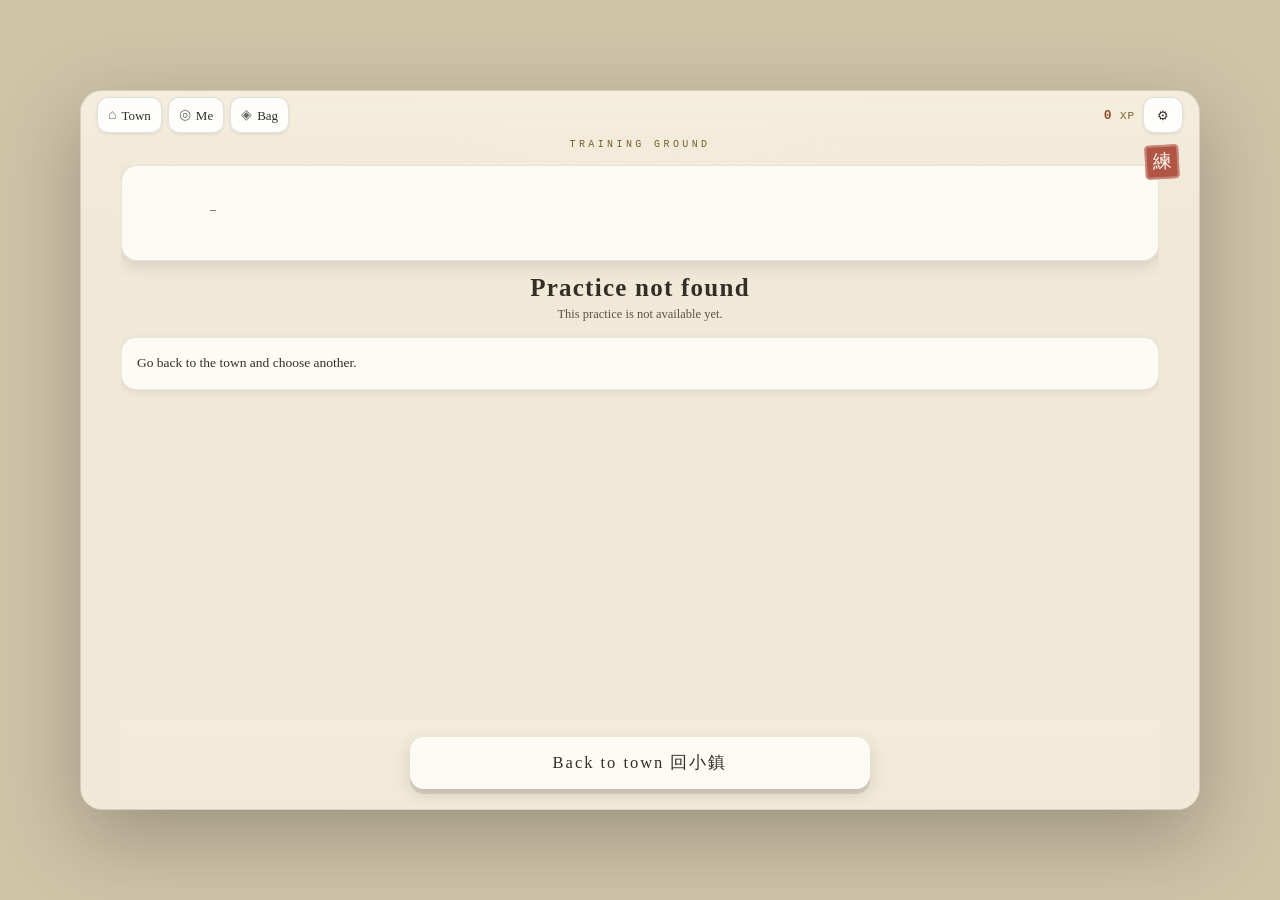
<file: practice.html>
<!DOCTYPE html>
<html lang="en">
<head>
<meta charset="UTF-8">
<meta name="viewport" content="width=device-width,initial-scale=1.0,viewport-fit=cover">
<!-- HTML must always be revalidated: assets are cache-busted with ?v=, but a
     stale page would keep serving the old ?v= and hide every fix. -->
<meta http-equiv="Cache-Control" content="no-cache, must-revalidate">
<meta http-equiv="Pragma" content="no-cache">
<meta name="theme-color" content="#F2EAD8">
<link rel="icon" href="favicon.ico" sizes="any">
<link rel="icon" type="image/png" sizes="32x32" href="art/icon-32.png">
<link rel="apple-touch-icon" sizes="180x180" href="art/icon-apple-180.png">
<link rel="manifest" href="site.webmanifest">
<meta name="apple-mobile-web-app-title" content="杏林行">
<meta name="apple-mobile-web-app-capable" content="yes">
<meta name="apple-mobile-web-app-status-bar-style" content="default">
<title>Practice 練習 · Apricot Grove</title>
<style>
:root{
  --paper:#F2EAD8;--paper2:#E7DBBE;--ink:#332F28;--ink-soft:#595349;--ink-faint:#676054;
  --sage:#7B8B6F;--sage-deep:#4E5D46;--terra:#B15C3D;--terra-deep:#9D5238;
  --gold:#B08D3E;--seal:#A63B2A;--white:#FDFBF4;
  /* text-safe tier: fills keep their colour, words get a darker one */
  --line:#9A9182;--gold-ink:#755E29;--terra-ink:#944D33;--sage-ink:#596450;
  --ok:#4E7A52;--no:#A63B2A;
  --sh-s:0 2px 6px rgba(51,47,40,.1);--sh:0 5px 16px rgba(51,47,40,.14);--sh-l:0 14px 34px rgba(51,47,40,.22);
  --ease:cubic-bezier(.22,.9,.3,1);
}
*{margin:0;padding:0;box-sizing:border-box;-webkit-tap-highlight-color:transparent}
/* `hidden` must win over any author display rule */
[hidden]{display:none !important}
html,body{height:100%;max-width:100%;overflow-x:hidden;-webkit-text-size-adjust:100%;text-size-adjust:100%}
body{font-family:"Songti TC","Noto Serif TC",Georgia,serif;background:#CFC3A8;color:var(--ink);
  display:flex;justify-content:center;overflow:hidden}
#app{position:relative;width:100%;max-width:440px;height:100svh;overflow:hidden;display:flex;flex-direction:column;
  background:radial-gradient(ellipse 130% 50% at 50% -6%,rgba(255,255,255,.5),transparent 62%),
    repeating-linear-gradient(0deg,transparent 0 3px,rgba(120,105,80,.028) 3px 4px),
    repeating-linear-gradient(90deg,transparent 0 3px,rgba(120,105,80,.028) 3px 4px),var(--paper);
  box-shadow:0 0 44px rgba(51,47,40,.36)}
.roombg{position:absolute;inset:0;z-index:0;pointer-events:none;background-position:center 58%;
  background-size:cover;background-repeat:no-repeat;opacity:.85}
.roombg::after{content:"";position:absolute;inset:0;
  background:linear-gradient(180deg,rgba(242,234,216,.9) 0%,rgba(242,234,216,.62) 30%,
    rgba(242,234,216,.7) 62%,rgba(242,234,216,.94) 88%,var(--paper) 100%)}
.seal{position:absolute;right:13px;top:calc(11px + env(safe-area-inset-top));z-index:40;width:29px;height:29px;
  background:var(--seal);color:var(--white);display:flex;align-items:center;justify-content:center;font-size:16px;
  border-radius:4px;transform:rotate(-3deg);opacity:.85;box-shadow:inset 0 0 0 2px rgba(255,255,255,.3);pointer-events:none}
.langBtn{position:absolute;left:13px;top:calc(11px + env(safe-area-inset-top));z-index:40;background:var(--white);
  border:1.5px solid rgba(51,47,40,.14);border-radius:99px;padding:4px 11px;font-size:11px;font-family:inherit;
  color:var(--ink-soft);cursor:pointer}
.zh{display:block;font-size:.84em;color:var(--ink-soft);margin-top:4px;line-height:1.65}
body.nozh .zh{display:none !important}
.chapline{position:relative;z-index:5;text-align:center;font-family:"Courier New",monospace;font-size:10px;
  letter-spacing:.34em;color:var(--gold-ink);text-transform:uppercase;padding:calc(14px + env(safe-area-inset-top)) 46px 0}
.screen{position:absolute;inset:0;z-index:3;display:none;flex-direction:column;
  padding:calc(42px + env(safe-area-inset-top)) 18px calc(14px + env(safe-area-inset-bottom));
  overflow-y:auto;overscroll-behavior:contain;-webkit-overflow-scrolling:touch}
.screen.on{display:flex;animation:fade .4s var(--ease)}
@keyframes fade{from{opacity:0;transform:translateY(8px)}}

/* mentor row */
.mrow{display:flex;gap:13px;align-items:center;background:var(--white);border:1.5px solid rgba(51,47,40,.11);
  border-radius:16px;padding:13px 15px;box-shadow:var(--sh);margin-bottom:13px}
.mrow canvas{image-rendering:pixelated;width:60px;height:68px;flex:none;filter:drop-shadow(0 3px 4px rgba(51,47,40,.24))}
.mrow .mt{flex:1;min-width:0;font-size:14px;line-height:1.75}
.mrow .mt .nm{font-family:"Courier New",monospace;font-size:10px;letter-spacing:.22em;color:var(--terra-ink);
  text-transform:uppercase;margin-bottom:5px}

h1.dt{font-size:25px;letter-spacing:.05em;text-align:center;margin-bottom:2px}
h1.dt .zh{font-size:15px;margin-top:5px}
.dsub{text-align:center;font-size:12.5px;color:var(--ink-soft);line-height:1.7;margin-bottom:12px}
.howto{background:var(--white);border:1.5px solid rgba(51,47,40,.1);border-radius:15px;padding:13px 15px;
  box-shadow:var(--sh-s);font-size:13.5px;line-height:1.8}
.howto b{color:var(--ink)}
.safety{background:rgba(255,255,255,.62);border:1px dashed rgba(51,47,40,.24);border-radius:12px;
  padding:10px 12px;font-size:11.5px;line-height:1.75;color:var(--ink-soft);margin-top:10px}

/* play chrome */
/* NOT .hud — hud.js owns that class and pins it to the top of the screen,
   which silently slid this row up under the chapter line. */
.srow{padding-right:40px;display:flex;justify-content:space-between;align-items:center;margin-bottom:6px;position:relative;z-index:4}
.srow .rnd{font-family:"Courier New",monospace;font-size:11px;letter-spacing:.16em;color:var(--ink-faint)}
.srow .sc{font-family:"Courier New",monospace;font-size:15px;color:var(--terra-ink)}
.bar{height:5px;border-radius:3px;background:rgba(51,47,40,.1);overflow:hidden;margin-bottom:12px;position:relative;z-index:4}
.bar i{display:block;height:100%;background:linear-gradient(90deg,var(--sage),var(--gold));width:0;transition:width .4s var(--ease)}
.kind{font-family:"Courier New",monospace;font-size:10.5px;letter-spacing:.26em;color:var(--gold-ink);
  text-transform:uppercase;text-align:center;margin-bottom:7px}
.q{font-size:16.5px;line-height:1.65;margin-bottom:12px}
.q .zh{font-size:13.5px}

/* multiple choice */
.opts{display:flex;flex-direction:column;gap:9px}
.opt{width:100%;text-align:left;background:var(--white);border:1.5px solid rgba(51,47,40,.12);border-radius:13px;
  padding:12px 14px;font-family:inherit;font-size:14.5px;line-height:1.6;color:var(--ink);cursor:pointer;
  box-shadow:var(--sh-s);transition:transform .12s,border-color .18s,background .18s}
.opt:active{transform:scale(.985)}
.opt .c{display:block;font-size:12.5px;color:var(--ink-soft);margin-top:3px}
body.nozh .opt .c{display:none}
.opt.right{border-color:var(--ok);background:#F1F6EE}
.opt.wrong{border-color:var(--no);background:#FBF0EE}
.opt.dim{opacity:.5}
.opt[disabled]{cursor:default}

/* order + match chips */
.chips{display:flex;flex-wrap:wrap;gap:8px}
.chip{background:var(--white);border:1.5px solid rgba(51,47,40,.12);border-radius:12px;padding:10px 13px;
  font-family:inherit;font-size:14px;line-height:1.5;color:var(--ink);cursor:pointer;box-shadow:var(--sh-s);
  transition:transform .12s,border-color .18s,background .18s,opacity .2s;text-align:left}
.chip:active{transform:scale(.97)}
.chip .c{display:block;font-size:12px;color:var(--ink-soft);margin-top:2px}
body.nozh .chip .c{display:none}
.chip.done{border-color:var(--ok);background:#F1F6EE;opacity:.55;pointer-events:none}
.chip.sel{border-color:var(--gold-ink);background:#FBF6E8}
.chip.shake{animation:shake .34s}
@keyframes shake{0%,100%{transform:translateX(0)}25%{transform:translateX(-5px)}75%{transform:translateX(5px)}}
.slots{display:flex;flex-direction:column;gap:6px;margin-bottom:11px;min-height:8px}
.slot{display:flex;align-items:center;gap:9px;background:rgba(255,255,255,.7);border:1px dashed rgba(51,47,40,.2);
  border-radius:11px;padding:8px 11px;font-size:13.5px;line-height:1.5}
.slot .n{font-family:"Courier New",monospace;font-size:11px;color:var(--gold-ink);flex:none;width:15px}
.slot .c{display:block;font-size:11.5px;color:var(--ink-soft)}
body.nozh .slot .c{display:none}
.slot.filled{border-style:solid;border-color:rgba(78,122,82,.45);background:#F3F7F1}
.mgrid{display:flex;gap:9px}
.mcol{flex:1;display:flex;flex-direction:column;gap:8px;min-width:0}
.mcol h4{font-family:"Courier New",monospace;font-size:10.5px;letter-spacing:.2em;color:var(--ink-faint);
  text-align:center;margin-bottom:1px}

/* feedback */
.fb{background:var(--white);border-left:4px solid var(--sage);border-radius:11px;padding:12px 14px;font-size:13px;
  line-height:1.75;box-shadow:var(--sh-s);color:var(--ink-soft);margin-top:11px}
.fb b{color:var(--ink)}
.fb.warn{border-left-color:var(--terra-ink)}
.fb .hd{font-family:"Courier New",monospace;font-size:10px;letter-spacing:.22em;margin-bottom:5px;color:var(--ok)}
.fb.warn .hd{color:var(--no)}

.btn{width:100%;min-height:52px;border:none;border-radius:14px;cursor:pointer;font-family:inherit;font-size:16.5px;
  letter-spacing:.12em;background:var(--terra);color:var(--white);box-shadow:0 5px 0 var(--terra-deep),var(--sh);
  transition:transform .12s,box-shadow .12s;margin-top:11px}
.btn:active{transform:translateY(3px);box-shadow:0 2px 0 var(--terra-deep)}
.btn.ghost{background:var(--white);color:var(--ink);box-shadow:0 5px 0 rgba(51,47,40,.13),var(--sh)}
.btn.ghost:active{box-shadow:0 2px 0 rgba(51,47,40,.13)}
.btn small{display:block;font-size:11.5px;letter-spacing:.06em;opacity:.85;margin-top:2px}
.spacer{flex:1;min-height:6px}

/* result */
.res{margin:auto 0;text-align:center;display:flex;flex-direction:column;align-items:center;gap:9px}
.stars{font-size:38px;color:var(--gold-ink);letter-spacing:.14em}
.stars .off{opacity:.2}
.res h2{font-size:24px;letter-spacing:.1em}
.gain{background:var(--white);border:2px solid var(--gold);border-radius:16px;padding:13px 17px;box-shadow:var(--sh);max-width:340px}
.gain .rar{font-family:"Courier New",monospace;font-size:10px;letter-spacing:.24em;color:var(--gold-ink)}
.gain h3{font-size:18px;margin:3px 0 5px}
.gain p{font-size:12.5px;color:var(--ink-soft);line-height:1.7}
.missed{background:rgba(255,255,255,.6);border:1px dashed rgba(51,47,40,.22);border-radius:12px;padding:11px 13px;
  max-width:350px;text-align:left;font-size:12.5px;line-height:1.75;color:var(--ink-soft)}
.missed h4{font-family:"Courier New",monospace;font-size:10px;letter-spacing:.22em;color:var(--terra-ink);margin-bottom:6px}
.missed li{margin-bottom:5px;list-style:none}
.note{font-size:10.5px;color:var(--ink-faint);line-height:1.7;text-align:center;margin-top:8px}
</style>
<link rel="stylesheet" href="desktop.css?v=107">
<script src="state.js?v=107"></script>
<script src="data/mentors.js?v=107"></script>
<script>
/* One deck, not eleven — same reasoning as chapter.html above. */
(function(){
  var v = "?v=107";
  var id = (new URLSearchParams(location.search).get("d") || "").replace(/[^a-z0-9_-]/gi, "");
  if (!id) id = "wuxing";
  document.write('<scr' + 'ipt src="data/practice/' + id + '.js' + v + '"></scr' + 'ipt>');
  /* same guard: an unknown deck id 404s, so fall back to the whole set and let
     the page show its own "practice not found" screen */
  document.write('<scr' + 'ipt>if(!window.AG_PRACTICE||!window.AG_PRACTICE["' + id + '"])'
    + 'document.write(\'<scr\'+\'ipt src="data/practice.js' + v + '"></scr\'+\'ipt>\');</scr' + 'ipt>');
})();
</script>
<script src="hud.js?v=107"></script>
</head>
<body data-page="practice">
<div id="app">
  <div class="roombg" id="roombg" aria-hidden="true"></div>
  <div class="seal" id="seal">練</div>
  <button class="langBtn" id="langBtn">中文 ON</button>
  <div class="chapline" id="chapline">Training Ground<span class="zh"> · 修煉場</span></div>

  <!-- 1 · INTRO -->
  <section class="screen on" id="s1">
    <div class="mrow"><canvas id="mCv" width="16" height="18"></canvas>
      <div class="mt"><div class="nm" id="mNm">—</div><span id="mLine"></span></div></div>
    <h1 class="dt" id="dTitle">—</h1>
    <p class="dsub" id="dSub"></p>
    <div class="howto" id="dHow"></div>
    <div class="safety" id="dSafety" hidden></div>
    <div class="spacer"></div>
    <button class="btn" id="go">Begin ▸<small id="goSub"></small></button>
    <button class="btn ghost" id="back1">Back to town 回小鎮</button>
  </section>

  <!-- 2 · PLAY -->
  <section class="screen" id="s2">
    <div class="srow"><span class="rnd" id="rnd">1 / 10</span><span class="sc" id="sc">0</span></div>
    <div class="bar"><i id="barfill"></i></div>
    <div class="kind" id="kind"></div>
    <div class="q" id="q"></div>
    <div id="body"></div>
    <div class="fb" id="fb" hidden></div>
    <button class="btn" id="next" hidden>Next ▸</button>
    <div class="spacer"></div>
  </section>

  <!-- 3 · RESULT -->
  <section class="screen" id="s3">
    <div class="res">
      <div class="stars" id="stars">★★★</div>
      <h2 id="rt"></h2>
      <p style="font-size:14px;line-height:1.8" id="rx"></p>
      <div class="missed" id="missed" hidden><h4>REVIEW 待複習</h4><ul id="missedList"></ul></div>
      <div class="gain"><div class="rar">TECHNIQUE CARD · 心法</div>
        <h3 id="cardH"></h3><p id="cardP"></p></div>
      <button class="btn" id="again">Practise again 再練一輪</button>
      <button class="btn ghost" id="back">Back to town 回小鎮</button>
      <p class="note">Educational game · TCM study aid, not medical advice<span class="zh">教育用途 · 中醫學習輔助，非醫療建議</span></p>
    </div>
  </section>
</div>

<script>
"use strict";
const $=id=>document.getElementById(id);
const S=AG.state;
AG.bindLangButton($("langBtn"));
function go(id){document.querySelectorAll(".screen").forEach(s=>s.classList.remove("on"));$(id).classList.add("on");
  const sc=$(id); if(sc) sc.scrollTop=0;}

/* ── which deck ── */
const DECKS=window.AG_PRACTICE||{};
const KEY=(new URLSearchParams(location.search).get("d")||"").trim();
const D=DECKS[KEY];
if(!D){
  $("dTitle").textContent="Practice not found";
  $("dSub").innerHTML="This practice is not available yet.<span class=\"zh\">此練習尚未開放。</span>";
  $("dHow").innerHTML="Go back to the town and choose another.<span class=\"zh\">請回小鎮另擇一項。</span>";
  $("go").hidden=true;
}

/* ── shuffle: Fisher-Yates on a copy, so the source data is never reordered ── */
function shuffled(a){const b=a.slice();for(let i=b.length-1;i>0;i--){const j=Math.floor(Math.random()*(i+1));
  const t=b[i];b[i]=b[j];b[j]=t;}return b;}
function zh(s){return s?'<span class="zh">'+s+'</span>':"";}

/* ── intro ── */
if(D){
  document.title=D.title+" "+D.titleZh+" · Apricot Grove";
  $("seal").textContent=D.seal||"練";
  if(D.scene){$("roombg").style.backgroundImage='url("'+D.scene+'")';}
  const m=D.mentor||{};
  if(window.AG_MENTORS && m.key) AG_MENTORS.animate($("mCv"), m.key);
  $("mNm").innerHTML=(m.nm||"")+zh(" · "+(m.nmZh||""));
  $("mLine").innerHTML=(m.line||"")+zh(m.lineZh||"");
  $("dTitle").innerHTML=D.title+zh(D.titleZh);
  $("dSub").innerHTML=(D.sub||"")+zh(D.subZh||"");
  const kinds={mc:0,order:0,match:0};
  D.items.forEach(i=>{kinds[i.k]=(kinds[i.k]||0)+1});
  const bits=[];
  if(kinds.mc)    bits.push("<b>"+kinds.mc+"</b> choose-one"+(S.zh?"（單選）":""));
  if(kinds.order) bits.push("<b>"+kinds.order+"</b> put-in-order"+(S.zh?"（排序）":""));
  if(kinds.match) bits.push("<b>"+kinds.match+"</b> matching"+(S.zh?"（配對）":""));
  $("dHow").innerHTML="Every answer — right or wrong — comes with the reasoning behind it. That is the part worth reading."
    +zh("每一題無論答對答錯，都會給出理由。那才是要讀的部分。")
    +"<br><br>"+bits.join(" · ");
  if(D.note){$("dSafety").hidden=false;$("dSafety").innerHTML=D.note;}
  $("goSub").textContent=D.items.length+" questions";
}

/* ── run ── */
let idx=0, right=0, missed=[], locked=false;
const TOTAL=D?D.items.length:0;
const KINDNAME={mc:"CHOOSE ONE 單選",order:"PUT IN ORDER 排序",match:"MATCH THE PAIRS 配對"};

function paintChrome(){
  $("rnd").textContent=(idx+1)+" / "+TOTAL;
  $("sc").textContent=right;
  $("barfill").style.width=(idx/TOTAL*100)+"%";
}
function feedback(ok,html){
  const f=$("fb");
  f.hidden=false;
  f.className="fb"+(ok?"":" warn");
  f.innerHTML='<div class="hd">'+(ok?"CORRECT 正確":"NOT QUITE 再想想")+'</div>'+html;
  $("next").hidden=false;
  $("next").textContent=(idx+1>=TOTAL)?"See result ▸":"Next ▸";
  f.scrollIntoView({behavior:"smooth",block:"nearest"});
}
function settle(ok,it){
  if(locked) return;
  locked=true;
  if(ok) right++; else missed.push(it);
  $("sc").textContent=right;
  /* review queue 溫故 — schedule this question for a second meeting.
     Keyed on the question text, so reordering the deck keeps the history. */
  try{ if(window.AG&&AG.review) AG.review.mark("p:"+D.id+":"+AG.review.slot(it.q), !!ok,
    {lbl:"Practice \u00b7 "+D.title, sub:D.titleZh||"", href:"practice.html?d="+D.id}); }catch(e){}
}

function render(){
  locked=false;
  const it=D.items[idx];
  paintChrome();
  $("kind").textContent=KINDNAME[it.k]||"";
  $("q").innerHTML=it.q+zh(it.qZh);
  $("fb").hidden=true;
  $("next").hidden=true;
  const b=$("body"); b.innerHTML="";

  if(it.k==="mc") renderMc(it,b);
  else if(it.k==="order") renderOrder(it,b);
  else renderMatch(it,b);
}

function renderMc(it,b){
  const wrap=document.createElement("div"); wrap.className="opts";
  /* index against the source array so the right answer can be found by identity,
     not by matching text — a text match broke once on options sharing a prefix */
  shuffled(it.opts.map((o,i)=>({o:o,i:i}))).forEach(rec=>{
    const o=rec.o;
    const el=document.createElement("button");
    el.className="opt"; el.type="button"; el.dataset.i=rec.i;
    el.innerHTML=o.t+(o.c?'<span class="c">'+o.c+"</span>":"");
    el.onclick=()=>{
      if(locked) return;
      settle(!!o.ok,it);
      wrap.querySelectorAll(".opt").forEach(x=>{x.disabled=true;x.classList.add("dim")});
      el.classList.remove("dim");
      el.classList.add(o.ok?"right":"wrong");
      if(!o.ok){
        /* light up the right one too — being shown the answer is the point */
        const ci=it.opts.findIndex(x=>x.ok), correct=it.opts[ci];
        const cel=wrap.querySelector('.opt[data-i="'+ci+'"]');
        if(cel){cel.classList.remove("dim");cel.classList.add("right")}
        feedback(false,o.note+'<br><br><b>The answer:</b> '+correct.t+(correct.c?" "+correct.c:"")+"<br>"+correct.note);
      } else feedback(true,o.note);
    };
    wrap.appendChild(el);
  });
  b.appendChild(wrap);
}

function renderOrder(it,b){
  const slots=document.createElement("div"); slots.className="slots";
  const pool=document.createElement("div"); pool.className="chips";
  b.appendChild(slots); b.appendChild(pool);
  let placed=0, slipped=false;
  it.seq.forEach((s,i)=>{
    const sl=document.createElement("div"); sl.className="slot"; sl.id="slot"+i;
    sl.innerHTML='<span class="n">'+(i+1)+'</span><span class="v">—</span>';
    slots.appendChild(sl);
  });
  shuffled(it.seq.map((s,i)=>({s:s,i:i}))).forEach(o=>{
    const el=document.createElement("button");
    el.className="chip"; el.type="button";
    el.innerHTML=o.s.t+(o.s.c?'<span class="c">'+o.s.c+"</span>":"");
    el.onclick=()=>{
      if(locked) return;
      if(o.i===placed){
        el.classList.add("done");
        const sl=$("slot"+placed);
        sl.classList.add("filled");
        sl.querySelector(".v").innerHTML=o.s.t+(o.s.c?'<span class="c">'+o.s.c+"</span>":"");
        placed++;
        if(placed===it.seq.length){ settle(!slipped,it); feedback(!slipped,it.note); }
      }else{
        slipped=true;
        el.classList.add("shake");
        setTimeout(()=>el.classList.remove("shake"),360);
      }
    };
    pool.appendChild(el);
  });
}

function renderMatch(it,b){
  const grid=document.createElement("div"); grid.className="mgrid";
  const L=document.createElement("div"); L.className="mcol";
  const R=document.createElement("div"); R.className="mcol";
  grid.appendChild(L); grid.appendChild(R); b.appendChild(grid);
  let sel=null, done=0, slipped=false;
  const mk=(txt,sub,i,side)=>{
    const el=document.createElement("button");
    el.className="chip"; el.type="button"; el.dataset.i=i;
    el.innerHTML=txt+(sub?'<span class="c">'+sub+"</span>":"");
    el.onclick=()=>{
      if(locked||el.classList.contains("done")) return;
      if(side==="L"){
        L.querySelectorAll(".chip").forEach(x=>x.classList.remove("sel"));
        el.classList.add("sel"); sel=el; return;
      }
      if(!sel) return;
      if(sel.dataset.i===el.dataset.i){
        sel.classList.remove("sel"); sel.classList.add("done"); el.classList.add("done");
        sel=null; done++;
        if(done===it.pairs.length){ settle(!slipped,it); feedback(!slipped,it.note); }
      }else{
        slipped=true;
        el.classList.add("shake"); sel.classList.add("shake");
        const s=sel;
        setTimeout(()=>{el.classList.remove("shake");s.classList.remove("shake")},360);
      }
    };
    return el;
  };
  const hl=document.createElement("h4"); hl.textContent="TAP ONE"; L.appendChild(hl);
  const hr=document.createElement("h4"); hr.textContent="THEN ITS PAIR"; R.appendChild(hr);
  shuffled(it.pairs.map((p,i)=>({p:p,i:i}))).forEach(o=>L.appendChild(mk(o.p.l,o.p.lZh,o.i,"L")));
  shuffled(it.pairs.map((p,i)=>({p:p,i:i}))).forEach(o=>R.appendChild(mk(o.p.r,o.p.rZh,o.i,"R")));
}

$("next").onclick=()=>{ idx++; if(idx>=TOTAL) finish(); else render(); };
$("go").onclick=()=>{ go("s2"); render(); };
$("back1").onclick=()=>location.href="index.html";
$("back").onclick=()=>location.href="index.html";
$("again").onclick=()=>location.reload();

function finish(){
  $("barfill").style.width="100%";
  const pct=TOTAL?right/TOTAL:0;
  const n=pct>=.9?3:pct>=.7?2:1;
  $("stars").innerHTML=[0,1,2].map(i=>i<n?"★":'<span class="off">★</span>').join("");
  $("rt").innerHTML=(n===3?"Clean round":n===2?"Solid":"Worth another pass")
    +zh(n===3?"漂亮":n===2?"扎實":"再走一遍");
  const axis=D.axis;
  const rep=AG.complete({activity:"drill_"+D.id, completed:true, score:right, stars:n,
    xpEarned:right*10, skillXp:(function(o){o[axis]=18+n*16;return o})({})});
  $("rx").innerHTML=(n===3
      ? "You did not guess once. That is what it looks like when a category has actually landed."
      : "Read the review below before you leave — the ones you missed are the only part of this round that is still worth your time.")
    +zh(n===3?"一次也沒有猜。這就是一個類別真正記住的樣子。"
             :"走之前先看下面的複習。這一輪裡，只有答錯的那幾題還值得你的時間。")
    +'<br><br><span style="font-family:\'Courier New\',monospace;color:var(--terra-ink);font-size:13px">'
    +right+" / "+TOTAL+" correct · "+axis+" "+(S.stats[axis]||0)+"/4</span>";
  if(missed.length){
    $("missed").hidden=false;
    $("missedList").innerHTML=missed.map(m=>"<li>· "+m.q+"</li>").join("");
  }else $("missed").hidden=true;
  const c=D.card||{};
  $("cardH").innerHTML=(c.h||D.title)+zh(c.hZh||"");
  $("cardP").innerHTML=(c.p||"")+zh(c.pZh||"");
  go("s3");
}
</script>
<!-- Cloudflare Web Analytics — cookieless, no personal data, ~2KB.
     Counts visits and pages so we can see whether anyone is playing and where
     they stop. It identifies no one: there are no accounts on this site and
     progress never leaves the player's own browser. The token is public by
     design — it appears in the page source of every site that uses it. -->
<script>
/* Injected only on the live host. Opened from file:// or localhost — the test
   suite, a local copy — the request would fail slowly on every page load AND
   count our own page loads as visitors, so it is simply never created there. */
(function () {
  var h = location.hostname;
  if (!/^https?:$/.test(location.protocol)) return;
  if (h === "localhost" || h === "127.0.0.1" || h === "") return;
  var s = document.createElement("script");
  s.type = "module";
  s.defer = true;
  s.src = "https://static.cloudflareinsights.com/beacon.min.js";
  s.setAttribute("data-cf-beacon", '{"token": "638c70912f564e788ffa919d304e9166"}');
  document.body.appendChild(s);
})();
</script>
</body>
</html>
</file>
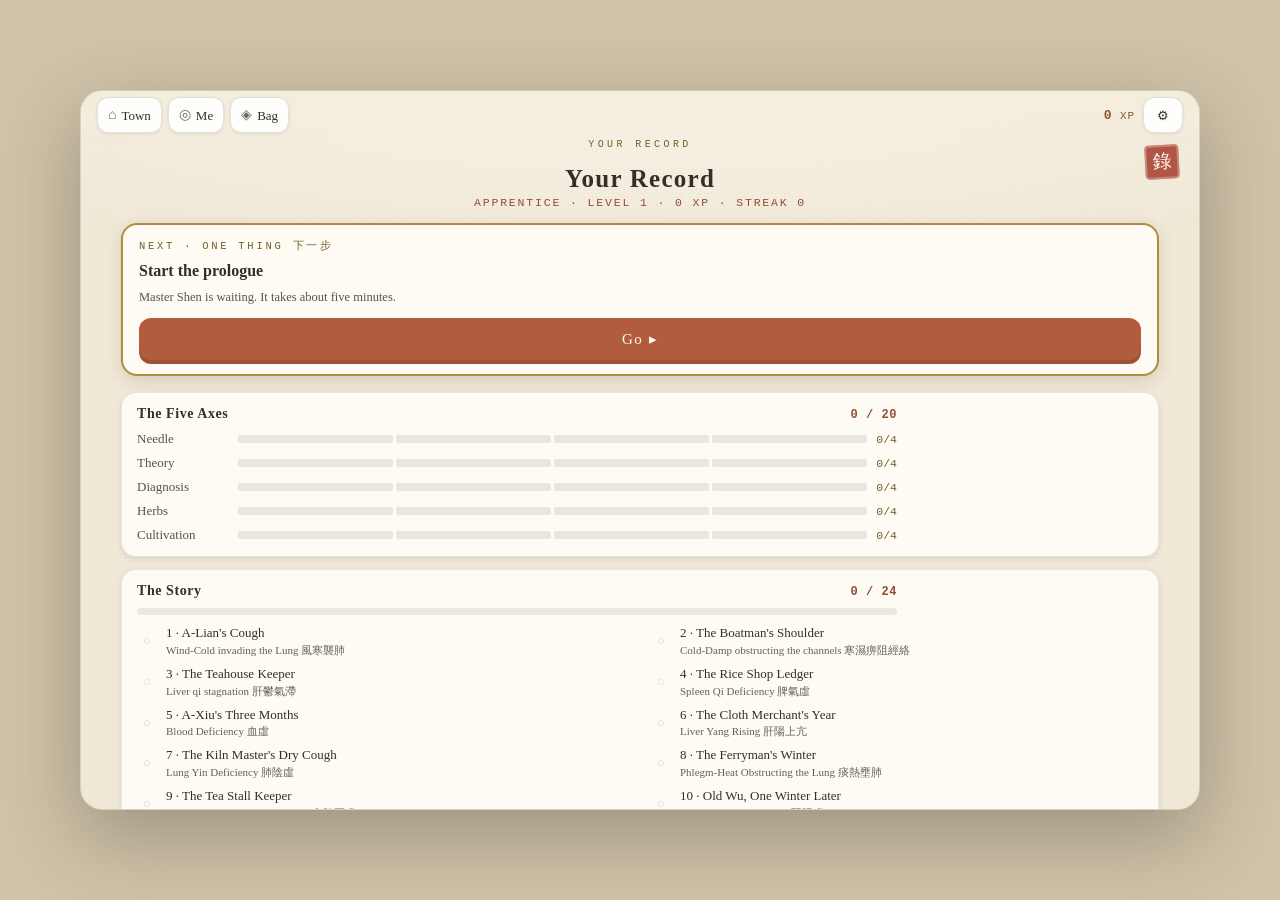
<file: progress.html>
<!DOCTYPE html>
<html lang="en">
<head>
<meta charset="UTF-8">
<meta name="viewport" content="width=device-width,initial-scale=1.0,viewport-fit=cover">
<meta http-equiv="Cache-Control" content="no-cache, must-revalidate">
<meta http-equiv="Pragma" content="no-cache">
<meta name="theme-color" content="#F2EAD8">
<link rel="icon" href="favicon.ico" sizes="any">
<link rel="icon" type="image/png" sizes="32x32" href="art/icon-32.png">
<link rel="apple-touch-icon" sizes="180x180" href="art/icon-apple-180.png">
<link rel="manifest" href="site.webmanifest">
<meta name="apple-mobile-web-app-title" content="杏林行">
<meta name="apple-mobile-web-app-capable" content="yes">
<meta name="apple-mobile-web-app-status-bar-style" content="default">
<title>Your Record 修習錄 · Apricot Grove</title>
<style>
:root{
  --paper:#F2EAD8;--paper2:#E7DBBE;--ink:#332F28;--ink-soft:#595349;--ink-faint:#676054;
  --sage:#7B8B6F;--sage-deep:#4E5D46;--terra:#B15C3D;--terra-deep:#9D5238;
  --gold:#B08D3E;--seal:#A63B2A;--white:#FDFBF4;
  /* text-safe tier: fills keep their colour, words get a darker one */
  --line:#9A9182;--gold-ink:#755E29;--terra-ink:#944D33;--sage-ink:#596450;--ok:#4E7A52;
  --sh-s:0 2px 6px rgba(51,47,40,.1);--sh:0 5px 16px rgba(51,47,40,.14);
  --ease:cubic-bezier(.22,.9,.3,1);
}
*{margin:0;padding:0;box-sizing:border-box;-webkit-tap-highlight-color:transparent}
[hidden]{display:none !important}
html,body{height:100%;max-width:100%;overflow-x:hidden;-webkit-text-size-adjust:100%;text-size-adjust:100%}
body{font-family:"Songti TC","Noto Serif TC",Georgia,serif;background:#CFC3A8;color:var(--ink);
  display:flex;justify-content:center;overflow:hidden}
#app{position:relative;width:100%;max-width:440px;height:100svh;overflow:hidden;display:flex;flex-direction:column;
  background:radial-gradient(ellipse 130% 50% at 50% -6%,rgba(255,255,255,.5),transparent 62%),
    repeating-linear-gradient(0deg,transparent 0 3px,rgba(120,105,80,.028) 3px 4px),
    repeating-linear-gradient(90deg,transparent 0 3px,rgba(120,105,80,.028) 3px 4px),var(--paper);
  box-shadow:0 0 44px rgba(51,47,40,.36)}
.seal{position:absolute;right:13px;top:calc(11px + env(safe-area-inset-top));z-index:40;width:29px;height:29px;
  background:var(--seal);color:var(--white);display:flex;align-items:center;justify-content:center;font-size:16px;
  border-radius:4px;transform:rotate(-3deg);opacity:.85;box-shadow:inset 0 0 0 2px rgba(255,255,255,.3);pointer-events:none}
.langBtn{position:absolute;left:13px;top:calc(11px + env(safe-area-inset-top));z-index:40;background:var(--white);
  border:1.5px solid rgba(51,47,40,.14);border-radius:99px;padding:4px 11px;font-size:11px;font-family:inherit;
  color:var(--ink-soft);cursor:pointer}
.zh{display:block;font-size:.84em;color:var(--ink-soft);margin-top:3px;line-height:1.6}
body.nozh .zh{display:none !important}
.chapline{position:relative;z-index:5;text-align:center;font-family:"Courier New",monospace;font-size:10px;
  letter-spacing:.34em;color:var(--gold-ink);text-transform:uppercase;padding:calc(14px + env(safe-area-inset-top)) 46px 0}
.screen{position:absolute;inset:0;z-index:3;display:flex;flex-direction:column;
  padding:calc(42px + env(safe-area-inset-top)) 18px calc(14px + env(safe-area-inset-bottom));
  overflow-y:auto;overscroll-behavior:contain;-webkit-overflow-scrolling:touch}

h1{font-size:25px;letter-spacing:.05em;text-align:center;margin-bottom:3px}
h1 .zh{font-size:15px;margin-top:5px}
.rankline{text-align:center;font-family:"Courier New",monospace;font-size:11.5px;letter-spacing:.16em;
  color:var(--terra-ink);margin-bottom:14px}

/* the one thing to do next */
.next{background:var(--white);border:2px solid var(--gold);border-radius:16px;padding:14px 16px;
  box-shadow:var(--sh);margin-bottom:16px}
.next .lbl{font-family:"Courier New",monospace;font-size:10.5px;letter-spacing:.26em;color:var(--gold-ink);
  text-transform:uppercase;margin-bottom:6px}
.next b{font-size:16px;display:block;line-height:1.5}
.next small{display:block;font-size:12.5px;color:var(--ink-soft);margin-top:4px;line-height:1.6}
.next a{display:block;margin-top:11px;text-align:center;background:var(--terra);color:var(--white);
  text-decoration:none;border-radius:12px;padding:12px;font-size:15px;letter-spacing:.1em;
  box-shadow:0 4px 0 var(--terra-deep)}
.next a:active{transform:translateY(2px);box-shadow:0 2px 0 var(--terra-deep)}

.sec{background:var(--white);border:1.5px solid rgba(51,47,40,.1);border-radius:15px;padding:13px 15px;
  box-shadow:var(--sh-s);margin-bottom:12px}
.sec h2{font-size:14px;letter-spacing:.04em;display:flex;justify-content:space-between;align-items:baseline;gap:8px}
.sec h2 em{font-style:normal;font-family:"Courier New",monospace;font-size:12px;color:var(--terra-ink);flex:none}
.sec h2 .zh{display:inline;font-size:12px;margin:0}
body.nozh .sec h2 .zh{display:none}
.meter{height:7px;border-radius:4px;background:rgba(51,47,40,.09);overflow:hidden;margin:9px 0 4px}
.meter i{display:block;height:100%;background:linear-gradient(90deg,var(--sage),var(--gold));
  transition:width .6s var(--ease)}
.sec p.hint{font-size:11.5px;color:var(--ink-faint);line-height:1.65;margin-top:6px}

/* axes */
.axes{display:flex;flex-direction:column;gap:8px;margin-top:9px}
.ax{display:flex;align-items:center;gap:9px;font-size:13px}
.ax .nm{flex:0 0 92px;color:var(--ink-soft)}
.ax .pips{display:flex;gap:3px;flex:1}
.ax .pips i{flex:1;height:8px;border-radius:2px;background:rgba(51,47,40,.1)}
.ax .pips i.on{background:var(--sage)}
.ax .lv{flex:none;font-family:"Courier New",monospace;font-size:11.5px;color:var(--gold-ink)}

/* chip grids */
.chips{display:flex;flex-wrap:wrap;gap:5px;margin-top:9px}
.chip{font-family:"Courier New",monospace;font-size:11px;letter-spacing:.04em;border-radius:7px;
  padding:4px 7px;border:1px solid rgba(51,47,40,.14);color:var(--ink-faint);background:rgba(255,255,255,.6)}
.chip.on{background:#EDF3EA;border-color:rgba(78,122,82,.4);color:var(--sage-deep)}
.rows{display:flex;flex-direction:column;gap:6px;margin-top:9px}
.row{display:flex;align-items:center;gap:9px;font-size:13px;line-height:1.45}
.row .tick{flex:none;width:20px;text-align:center;color:var(--ok);font-size:13px}
.row .tick.off{color:rgba(51,47,40,.18)}
.row .t{flex:1;min-width:0}
.row .t small{display:block;font-size:11px;color:var(--ink-faint)}
.row .st{flex:none;font-size:12px;color:var(--gold-ink);letter-spacing:.06em}
.row a{color:inherit;text-decoration:none;display:flex;align-items:center;gap:9px;flex:1;min-width:0}

.btn{width:100%;min-height:50px;border:none;border-radius:14px;cursor:pointer;font-family:inherit;font-size:15.5px;
  letter-spacing:.12em;background:var(--white);color:var(--ink);box-shadow:0 5px 0 rgba(51,47,40,.13),var(--sh);
  margin-top:6px;text-decoration:none;display:flex;align-items:center;justify-content:center}
.btn:active{transform:translateY(3px);box-shadow:0 2px 0 rgba(51,47,40,.13)}
.note{font-size:10.5px;color:var(--ink-faint);line-height:1.7;text-align:center;margin:10px 0 4px}
</style>
<link rel="stylesheet" href="desktop.css?v=107">
<script src="state.js?v=107"></script>
<script src="data/points.js?v=107"></script>
<script src="data/herbs.js?v=107"></script>
<script src="data/chapter-index.js?v=107"></script>
<script src="data/practice-index.js?v=107"></script>
<script src="hud.js?v=107"></script>
</head>
<body data-page="progress">
<div id="app">
  <div class="seal">錄</div>
  <button class="langBtn" id="langBtn">中文 ON</button>
  <div class="chapline">Your Record<span class="zh"> · 修習錄</span></div>
  <section class="screen" id="s1">
    <h1>Your Record<span class="zh">修習錄</span></h1>
    <div class="rankline" id="rankline">—</div>
    <div class="next" id="next"></div>
    <div id="body"></div>
    <a class="btn" href="index.html">Back to town 回小鎮</a>
    <p class="note">Educational game · TCM study aid, not medical advice<span class="zh">教育用途 · 中醫學習輔助，非醫療建議</span></p>
  </section>
</div>

<script>
"use strict";
const $=id=>document.getElementById(id);
const S=AG.state;
AG.bindLangButton($("langBtn"));
const zh=s=>s?'<span class="zh">'+s+'</span>':"";
const best=a=>S.best[a]||null;
const stars=n=>n?'★'.repeat(n):'';

/* ── the sources ── */
const CH   = window.AG_CHAPTER_INDEX||[];
const PIDX = window.AG_PRACTICE_INDEX||[];
const PTS  = window.AG_POINTS||[];
const HERBS= window.AG_HERBS||[];

const chDone = id => !!S.flags["chapter"+id+"Done"];
const ptDone = id => (S.points||[]).indexOf(id)>=0;
const hbDone = id => (S.cards||[]).some(c=>c.id===id);
const prDone = d  => !!best((d.kind==="sort"?"sort_":"drill_")+d.id);
const prStars= d  => { const b=best((d.kind==="sort"?"sort_":"drill_")+d.id); return b?b.stars:0; };

/* ── header ── */
const r=AG.rank(), lvl=Math.floor(S.xp/400)+1;
$("rankline").innerHTML=r.en.toUpperCase()+zh(r.zh)+" · LEVEL "+lvl+" · "+S.xp+" XP · STREAK "+(S.streak||0);

/* ══════════════════════════════════════════════════════════
   The next smallest action.
   Not a to-do list — one thing, chosen by what is furthest
   behind. A player who opens this page tired should be able
   to close it having done exactly one thing.
   ══════════════════════════════════════════════════════════ */
function mins(n){ const m=Math.max(1,Math.round(n*0.4)); return m===1?"a minute":(m+" minutes"); }
function nextAction(){
  /* Review comes before new material. Meeting a question you got wrong is
     worth more than meeting a question you have never seen — and it is the
     shorter of the two, which matters most on a tired day. */
  try{
    const due = AG.review.counts().due;
    if(due > 0) return {t:"Review "+due+" question"+(due>1?"s":""), z:"溫故 "+due+" 題",
      s:"Questions you have met before and did not have clean. About "+mins(due)+".",
      zs:"曾遇而未熟之題。約需 "+Math.max(1,Math.round(due*0.4))+" 分鐘。", href:"review.html"};
  }catch(e){}
  if(!S.flags.prologueDone)
    return {t:"Start the prologue", z:"從序章開始", s:"Master Shen is waiting. It takes about five minutes.",
            zs:"參師父在等你。大約五分鐘。", href:"prologue.html"};
  const ch=CH.find(c=>!chDone(c.id));
  if(ch) return {t:"Chapter "+(+ch.id)+" — "+ch.title, z:ch.titleZh,
                 s:ch.pattern, zs:"", href:"chapter.html?ch="+ch.id};
  const pt=PTS.find(p=>!ptDone(p.id));
  if(pt) return {t:"Learn "+pt.en+" "+pt.id, z:pt.zh,
                 s:"One point in the Point Hall — three questions, about two minutes.",
                 zs:"點穴堂一穴，三題，約兩分鐘。", href:"pointroom.html"};
  const pr=PIDX.find(d=>!prDone(d));
  if(pr) return {t:pr.title, z:pr.titleZh, s:pr.n+" questions you have not tried yet.",
                 zs:"還沒做過的 "+pr.n+" 題。",
                 href:(pr.kind==="sort"?"sort.html?s=":"practice.html?d=")+pr.id};
  const hb=HERBS.find(h=>!hbDone(h.id));
  if(hb) return {t:"Meet "+hb.en, z:hb.zh, s:"One herb in the Herb Room.",
                 zs:"藥草間一味藥。", href:"herbroom.html"};
  const weak=PIDX.filter(d=>prStars(d)<3)[0];
  if(weak) return {t:"Three stars on "+weak.title, z:weak.titleZh,
                   s:"Everything is opened. This one is not clean yet.",
                   zs:"全都開過了。這一組還沒有全對。",
                   href:(weak.kind==="sort"?"sort.html?s=":"practice.html?d=")+weak.id};
  return {t:"Today's case", z:"今日病例", s:"You have finished everything else. A new case every day.",
          zs:"其餘都完成了。每天一則新病例。", href:"dailycase.html"};
}
(function(){ const n=nextAction();
  $("next").innerHTML='<div class="lbl">Next · one thing 下一步</div><b>'+n.t+zh(n.z)+"</b>"
    +'<small>'+n.s+zh(n.zs)+"</small>"
    +'<a href="'+n.href+'">Go ▸<span class="zh"> 前往</span></a>';})();

/* ── sections ── */
function meter(done,total){return '<div class="meter"><i style="width:'+(total?done/total*100:0)+'%"></i></div>';}
function sec(title,titleZh,done,total,inner,hint){
  return '<div class="sec"><h2><span>'+title+zh(titleZh)+'</span><em>'+done+" / "+total+"</em></h2>"
    +meter(done,total)+(inner||"")+(hint?'<p class="hint">'+hint+"</p>":"")+"</div>";
}
let html="";

/* five axes */
const AXES=[["needle","Needle","針道"],["theory","Theory","醫理"],["dx","Diagnosis","四診"],
            ["herb","Herbs","本草"],["daoyin","Cultivation","導引"]];
html+='<div class="sec"><h2><span>The Five Axes'+zh("醫者五軸")+'</span><em>'
  +AXES.reduce((a,x)=>a+(S.stats[x[0]]||0),0)+" / 20</em></h2><div class=\"axes\">"
  +AXES.map(([k,en,cn])=>{const lv=S.stats[k]||0;
    return '<div class="ax"><span class="nm">'+en+zh(cn)+'</span><span class="pips">'
      +[0,1,2,3].map(i=>'<i class="'+(i<lv?"on":"")+'"></i>').join("")
      +'</span><span class="lv">'+lv+"/4</span></div>";}).join("")
  +"</div></div>";

/* review queue 溫故 */
(function(){
  const c = (function(){ try{ return AG.review.counts(); }catch(e){ return null; } })();
  if(!c || !c.tracked) return;   /* say nothing until there is something to say */
  const inner = '<div class="rows">'
    + '<div class="row"><a href="review.html"><span class="tick'+(c.due?"":" off")+'">'
    + (c.due? "!" : "\u2713")+'</span><span class="t">'
    + (c.due ? c.due+" due today" : "nothing due today") + zh(c.due? "今日待溫 "+c.due+" 題":"今日無題")
    + "<small>" + c.shaky + " still shaky \u00b7 " + c.retired + " retired</small></span></a>"
    + '<span class="st"></span></div></div>';
  html += sec("Review","溫故", c.retired, c.tracked, inner,
    c.due ? "Wrong today, back tomorrow. Right today, back in 1, 3, 7 then 16 days."
          : "Everything you have met is scheduled. Nothing is waiting right now.");
})();

/* 旬考 · the ten-day examination — the one record with a grade attached, so it
   is the one that gives the long game a shape. Hidden entirely until a first
   round has been sat: an empty exam record reads as a reproach. */
(function(){
  const R = S.rounds || {};
  if (!R.done) return;
  const MK = (sc, t) => { const p = t ? sc/t : 0;
    return p >= 1 ? "甲上" : p >= .8 ? "甲" : p >= .6 ? "乙" : p >= .4 ? "丙" : "丁"; };
  /* The stored round number counts ten-day blocks since 1970 — true, and
     meaningless to a player. Number them from their own first round. */
  const raw = (R.log || []);
  const base = raw.length ? Math.min.apply(null, raw.map(e => e.r)) : 0;
  const log = raw.slice().reverse();
  const inner = '<div class="rows">'
    + log.map(e =>
        '<div class="row"><span class="tick'+(e.s === e.t ? "" : " off")+'">'+MK(e.s, e.t)+'</span>'
        + '<span class="t">Round '+(e.r - base + 1)+zh("第 "+(e.r - base + 1)+" 旬")
        + "<small>"+e.d+"</small></span>"
        + '<span class="st">'+e.s+" / "+e.t+"</span></div>").join("")
    + '</div>';
  html += sec("Rounds","旬考", R.best || 0, 10, inner,
    "Ten questions every ten days, drawn from everything you have studied. Best so far: "
    + (R.best||0) + " / 10 across " + R.done + " round" + (R.done===1?"":"s") + ".");
})();

/* story */
html+=sec("The Story","主線故事",CH.filter(c=>chDone(c.id)).length,CH.length,
  '<div class="rows">'+CH.map(c=>{const b=best("chapter_"+c.id);
    return '<div class="row"><a href="chapter.html?ch='+c.id+'"><span class="tick'+(chDone(c.id)?"":" off")+'">'
      +(chDone(c.id)?"✓":"○")+'</span><span class="t">'+(+c.id)+" · "+c.title+zh(c.titleZh)
      +"<small>"+c.pattern+'</small></span></a><span class="st">'+(b?stars(b.stars):"")+"</span></div>";}).join("")
  +"</div>");

/* point hall */
const ptDoneN=PTS.filter(p=>ptDone(p.id)).length;
html+=sec("The Point Hall","點穴堂",ptDoneN,PTS.length,
  '<div class="chips">'+PTS.map(p=>'<span class="chip'+(ptDone(p.id)?" on":"")+'" title="'+p.en+'">'+p.id+"</span>").join("")+"</div>",
  ptDoneN<PTS.length?("Grey means you have not opened that point yet."+(S.zh?"":"")):"Every point visited.");

/* herb room */
const hbDoneN=HERBS.filter(h=>hbDone(h.id)).length;
html+=sec("The Herb Room","藥草間",hbDoneN,HERBS.length,
  '<div class="chips">'+HERBS.map(h=>'<span class="chip'+(hbDone(h.id)?" on":"")+'">'+h.zh+"</span>").join("")+"</div>");

/* practice */
const prDoneN=PIDX.filter(prDone).length;
html+=sec("Practice","練習",prDoneN,PIDX.length,
  '<div class="rows">'+PIDX.map(d=>{const st=prStars(d);
    const href=(d.kind==="sort"?"sort.html?s=":"practice.html?d=")+d.id;
    return '<div class="row"><a href="'+href+'"><span class="tick'+(st?"":" off")+'">'+(st?"✓":"○")
      +'</span><span class="t">'+d.title+zh(d.titleZh)+"<small>"+d.n+" questions · "+d.axis
      +'</small></span></a><span class="st">'+stars(st)+"</span></div>";}).join("")+"</div>",
  "Three stars means a clean round. Anything less is worth another pass.");

/* training grounds that are not decks */
const TRAIN=[["train_point_tap","Point Tap","點穴","acuting-play.html"],
             ["train_yinyang","Yin or Yang","陰陽滑卡","yinyang.html"],
             ["train_wuqinxi","Five Animal Frolics","五禽戲","wuqinxi.html"]];
html+=sec("Training Grounds","修煉場",TRAIN.filter(t=>best(t[0])).length,TRAIN.length,
  '<div class="rows">'+TRAIN.map(([k,en,cn,f])=>{const b=best(k);
    return '<div class="row"><a href="'+f+'"><span class="tick'+(b?"":" off")+'">'+(b?"✓":"○")
      +'</span><span class="t">'+en+zh(cn)+'</span></a><span class="st">'+(b?stars(b.stars):"")+"</span></div>";}).join("")
  +"</div>");

/* daily case */
const dc=S.dc||{};
html+='<div class="sec"><h2><span>Daily Case'+zh("今日病例")+'</span><em>'+(dc.solved||0)+"</em></h2>"
  +'<p class="hint">Solved '+(dc.solved||0)+" · current streak "+(dc.streak||0)
  +". A new case every day, the same one for every player."
  +zh("已解 "+(dc.solved||0)+" 則，連續 "+(dc.streak||0)+" 天。每日一則，全世界同一題。")+"</p></div>";

$("body").innerHTML=html;
</script>
<!-- Cloudflare Web Analytics — cookieless, no personal data, ~2KB.
     Counts visits and pages so we can see whether anyone is playing and where
     they stop. It identifies no one: there are no accounts on this site and
     progress never leaves the player's own browser. The token is public by
     design — it appears in the page source of every site that uses it. -->
<script>
/* Injected only on the live host. Opened from file:// or localhost — the test
   suite, a local copy — the request would fail slowly on every page load AND
   count our own page loads as visitors, so it is simply never created there. */
(function () {
  var h = location.hostname;
  if (!/^https?:$/.test(location.protocol)) return;
  if (h === "localhost" || h === "127.0.0.1" || h === "") return;
  var s = document.createElement("script");
  s.type = "module";
  s.defer = true;
  s.src = "https://static.cloudflareinsights.com/beacon.min.js";
  s.setAttribute("data-cf-beacon", '{"token": "638c70912f564e788ffa919d304e9166"}');
  document.body.appendChild(s);
})();
</script>
</body>
</html>
</file>
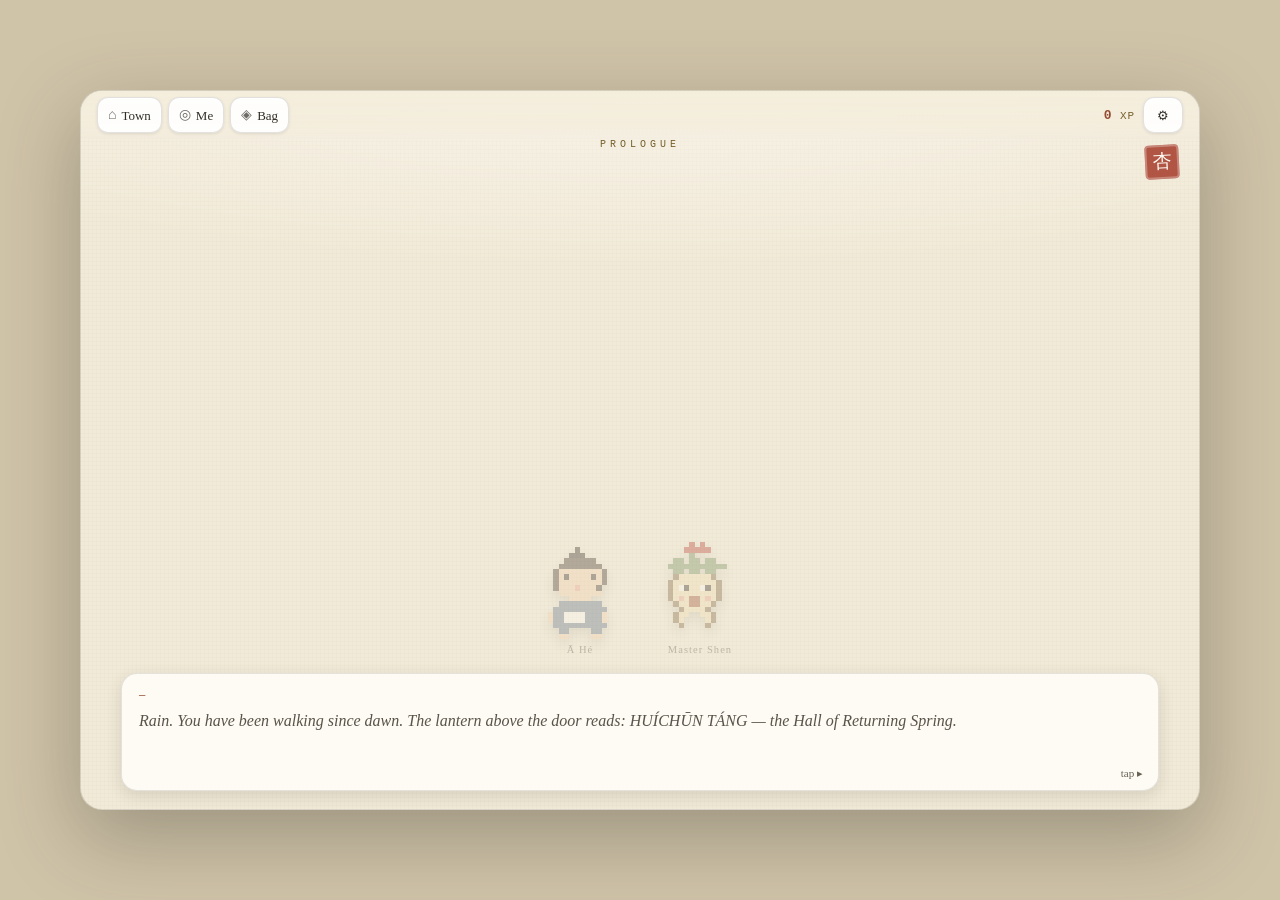
<file: prologue.html>
<!DOCTYPE html>
<html lang="en">
<head>
<meta charset="UTF-8">
<meta name="viewport" content="width=device-width,initial-scale=1.0,viewport-fit=cover">
<!-- HTML must always be revalidated: assets are cache-busted with ?v=, but a
     stale index.html would keep serving the old ?v= and hide every fix. -->
<meta http-equiv="Cache-Control" content="no-cache, must-revalidate">
<meta http-equiv="Pragma" content="no-cache">
<meta name="theme-color" content="#F2EAD8">
<!-- bookmark / home-screen icon 書籤圖示 -->
<link rel="icon" href="favicon.ico" sizes="any">
<link rel="icon" type="image/png" sizes="32x32" href="art/icon-32.png">
<link rel="apple-touch-icon" sizes="180x180" href="art/icon-apple-180.png">
<link rel="manifest" href="site.webmanifest">
<meta name="apple-mobile-web-app-title" content="杏林行">
<meta name="apple-mobile-web-app-capable" content="yes">
<meta name="apple-mobile-web-app-status-bar-style" content="default">
<meta name="apple-mobile-web-app-capable" content="yes">
<title>The First Lesson · Apricot Grove Prologue</title>
<style>
:root{
  --paper:#F2EAD8;--paper2:#E7DBBE;--ink:#332F28;--ink-soft:#595349;--ink-faint:#676054;
  --sage:#7B8B6F;--sage-deep:#4E5D46;--terra:#B15C3D;--terra-deep:#9D5238;
  --gold:#B08D3E;--seal:#A63B2A;--white:#FDFBF4;
  /* text-safe tier: fills keep their colour, words get a darker one */
  --line:#9A9182;--gold-ink:#755E29;--terra-ink:#944D33;--sage-ink:#596450;
  --sh-s:0 2px 6px rgba(51,47,40,.10);--sh:0 5px 16px rgba(51,47,40,.14);--sh-l:0 12px 32px rgba(51,47,40,.2);
  --ease:cubic-bezier(.22,.9,.3,1);
}
*{margin:0;padding:0;box-sizing:border-box;-webkit-tap-highlight-color:transparent}
/* `hidden` must win. The UA stylesheet's [hidden]{display:none} loses to any
   author display rule, which is how a hidden plate rendered as an empty box. */
[hidden]{display:none !important}
html,body{height:100%}
body{font-family:"Songti TC","Noto Serif TC",Georgia,serif;background:#CFC3A8;color:var(--ink);
  display:flex;justify-content:center;overflow:hidden}
#app{position:relative;width:100%;max-width:440px;height:100svh;overflow:hidden;display:flex;flex-direction:column;
  background:radial-gradient(ellipse 130% 50% at 50% -6%,rgba(255,255,255,.5),transparent 62%),
    repeating-linear-gradient(0deg,transparent 0 3px,rgba(120,105,80,.028) 3px 4px),
    repeating-linear-gradient(90deg,transparent 0 3px,rgba(120,105,80,.028) 3px 4px),var(--paper);
  box-shadow:0 0 44px rgba(51,47,40,.36)}
.seal{position:absolute;right:13px;top:calc(11px + env(safe-area-inset-top));z-index:40;width:29px;height:29px;
  background:var(--seal);color:var(--white);display:flex;align-items:center;justify-content:center;font-size:16px;
  border-radius:4px;transform:rotate(-3deg);opacity:.85;box-shadow:inset 0 0 0 2px rgba(255,255,255,.3);pointer-events:none}
.langBtn{position:absolute;left:13px;top:calc(11px + env(safe-area-inset-top));z-index:40;background:var(--white);
  border:1.5px solid rgba(51,47,40,.14);border-radius:99px;padding:4px 11px;font-size:11px;font-family:inherit;
  color:var(--ink-soft);cursor:pointer;letter-spacing:.06em}
.zh{display:block;font-size:.84em;color:var(--ink-soft);margin-top:5px;line-height:1.65}
body.nozh .zh{display:none !important}

/* rain */
.rain{position:absolute;inset:0;pointer-events:none;z-index:1;opacity:0;transition:opacity 1.4s}
.rain.on{opacity:.5}
.rain i{position:absolute;top:-14%;width:1px;height:44px;background:linear-gradient(transparent,#9FB0B8);
  animation:fall linear infinite}
@keyframes fall{to{transform:translateY(125vh)}}
@media (prefers-reduced-motion:reduce){.rain{display:none}}

.chapline{position:relative;z-index:5;text-align:center;font-family:"Courier New",monospace;font-size:10px;
  letter-spacing:.4em;color:var(--gold-ink);text-transform:uppercase;padding-top:calc(14px + env(safe-area-inset-top))}
.screen{position:absolute;inset:0;z-index:3;display:none;flex-direction:column;
  padding:calc(44px + env(safe-area-inset-top)) 20px calc(18px + env(safe-area-inset-bottom));overflow-y:auto;overscroll-behavior:contain;-webkit-overflow-scrolling:touch}
.screen.on{display:flex;animation:fadeIn .45s var(--ease)}
@keyframes fadeIn{from{opacity:0;transform:translateY(9px)}}

/* dialogue */
.scene{flex:1;display:flex;flex-direction:column;justify-content:flex-end;gap:12px}
.cast{flex:1;display:flex;align-items:flex-end;justify-content:center;gap:34px;min-height:110px;padding-bottom:6px}
.actor{display:flex;flex-direction:column;align-items:center;gap:5px;opacity:.34;
  transition:opacity .35s var(--ease),transform .35s var(--ease)}
.actor.on{opacity:1;transform:translateY(-4px)}
.actor canvas{image-rendering:pixelated;width:86px;height:97px;filter:drop-shadow(0 6px 6px rgba(51,47,40,.22))}
.actor span{font-size:10.5px;color:var(--ink-soft);letter-spacing:.1em}
.bubble{background:var(--white);border:1.5px solid rgba(51,47,40,.12);border-radius:16px;padding:15px 17px;
  box-shadow:var(--sh);min-height:118px;position:relative}
.bubble .who{font-family:"Courier New",monospace;font-size:10.5px;letter-spacing:.22em;color:var(--terra-ink);
  text-transform:uppercase;margin-bottom:6px}
.bubble .line{font-size:16px;line-height:1.8;min-height:1.8em}
.bubble .line.narr{font-style:italic;color:var(--ink-soft)}
.tap{position:absolute;right:15px;bottom:10px;font-size:11px;color:var(--ink-faint);animation:blink 1.5s infinite}
@keyframes blink{50%{opacity:.2}}

/* teaching card */
.teach{background:var(--white);border:2px solid var(--gold);border-radius:17px;padding:16px;box-shadow:var(--sh-l);
  margin:auto 0;animation:pop .5s var(--ease)}
@keyframes pop{from{transform:scale(.93);opacity:0}}
.teach .tag{font-family:"Courier New",monospace;font-size:10px;letter-spacing:.3em;color:var(--gold-ink);
  text-transform:uppercase;text-align:center}
.teach h2{font-size:23px;text-align:center;letter-spacing:.1em;margin:4px 0 12px}
.teach ul{list-style:none;display:flex;flex-direction:column;gap:11px}
.teach li{display:flex;gap:11px;align-items:flex-start;font-size:14px;line-height:1.7}
/* only the numbered badge — the direct child. Inline <b> terms inside the
   text must stay inline, or every emphasised phrase gets crushed into a box. */
.teach li > b{flex:none;width:24px;height:24px;border-radius:7px;background:var(--paper2);display:flex;
  align-items:center;justify-content:center;font-size:13px;color:var(--sage-deep)}
.teach li div b{color:var(--sage-deep);font-weight:600}
.teach .zh{font-size:12.5px}

/* task */
.taskbar{background:var(--white);border:1.5px solid rgba(51,47,40,.11);border-radius:14px;padding:11px 14px;
  box-shadow:var(--sh);text-align:center;margin-bottom:8px}
.taskbar .what{font-size:12px;color:var(--ink-soft);letter-spacing:.16em;font-family:"Courier New",monospace;text-transform:uppercase}
.taskbar .target{font-size:24px;margin-top:2px}
.taskbar .target small{display:block;font-size:12.5px;color:var(--gold-ink);font-family:"Courier New",monospace;margin-top:1px}
.armwrap{position:relative;flex:1;display:flex;justify-content:center;min-height:0}
.armwrap svg{height:100%;max-height:48dvh;border-radius:14px;touch-action:manipulation}
.pt-dot{fill:var(--seal);stroke:#fff;stroke-width:2;opacity:0;transition:opacity .3s}
.pt-glow{fill:none;stroke:var(--gold);stroke-width:2;opacity:0}
.reveal .pt-dot{opacity:.95}
.reveal .pt-glow{opacity:.9;animation:pulseR 1.3s ease-out infinite}
@keyframes pulseR{0%{r:10;opacity:.85}100%{r:32;opacity:0}}
.hintmark{fill:none;stroke:var(--sage);stroke-width:2.5;stroke-dasharray:6 6;opacity:0;transition:opacity .4s}
.hintmark.on{opacity:.85}
.ripple{fill:none;stroke:var(--terra);stroke-width:2.5;animation:rp .55s ease-out forwards}
@keyframes rp{from{r:5;opacity:1}to{r:34;opacity:0}}
.verdict{position:absolute;left:50%;top:32%;transform:translate(-50%,-50%) scale(.6);z-index:7;font-size:29px;
  font-weight:700;letter-spacing:.1em;opacity:0;pointer-events:none;text-shadow:0 2px 0 var(--white),0 3px 10px rgba(51,47,40,.28)}
.verdict.pop2{animation:vp .95s ease forwards}
@keyframes vp{15%{opacity:1;transform:translate(-50%,-50%) scale(1.1)}70%{opacity:1;transform:translate(-50%,-50%) scale(1)}100%{opacity:0;transform:translate(-50%,-64%) scale(1)}}
.v-good{color:var(--terra-ink)}.v-ok{color:var(--gold-ink)}.v-bad{color:var(--ink-soft)}
.fb{background:var(--white);border-left:4px solid var(--sage);border-radius:11px;padding:12px 14px;font-size:13.5px;
  line-height:1.7;box-shadow:var(--sh-s);margin-top:9px;color:var(--ink-soft);display:none}
.fb.on{display:block;animation:pop .4s var(--ease)}
.fb b{color:var(--ink)}
.fb.warn{border-left-color:var(--terra-ink)}

/* training */
.trainhead{text-align:center;margin-bottom:12px}
.trainhead .tag{font-family:"Courier New",monospace;font-size:10px;letter-spacing:.34em;color:var(--terra-ink);text-transform:uppercase}
.trainhead h2{font-size:25px;letter-spacing:.11em;margin-top:3px}
.trainhead p{font-size:13.5px;color:var(--ink-soft);line-height:1.7;margin-top:6px}
.reps{display:flex;justify-content:center;gap:6px;margin:10px 0}
.reps i{width:9px;height:9px;border-radius:50%;background:rgba(51,47,40,.14)}
.reps i.done{background:var(--sage)}
.reps i.now{background:var(--terra);transform:scale(1.25)}

.btn{width:100%;min-height:52px;border:none;border-radius:14px;cursor:pointer;font-family:inherit;font-size:16.5px;
  letter-spacing:.14em;background:var(--terra);color:var(--white);box-shadow:0 5px 0 var(--terra-deep),var(--sh);
  transition:transform .12s,box-shadow .12s;margin-top:10px}
.btn:active{transform:translateY(3px);box-shadow:0 2px 0 var(--terra-deep)}
.btn.ghost{background:var(--white);color:var(--ink);box-shadow:0 5px 0 rgba(51,47,40,.13),var(--sh)}
.btn.ghost:active{box-shadow:0 2px 0 rgba(51,47,40,.13)}
.btn small{display:block;font-size:11.5px;letter-spacing:.08em;opacity:.85;margin-top:2px}
.row{display:flex;gap:10px}
.row .btn{flex:1;font-size:14.5px}

/* end */
.endwrap{margin:auto 0;text-align:center;display:flex;flex-direction:column;align-items:center;gap:10px}
.endwrap h2{font-size:26px;letter-spacing:.14em;line-height:1.4}
.card-reward{background:var(--white);border:2px solid var(--gold);border-radius:16px;padding:14px 18px;
  box-shadow:var(--sh);max-width:320px;animation:pop .6s var(--ease)}
.card-reward .rar{font-family:"Courier New",monospace;font-size:10px;letter-spacing:.28em;color:var(--gold-ink)}
.card-reward h3{font-size:19px;margin:3px 0 4px}
.card-reward p{font-size:12.5px;color:var(--ink-soft);line-height:1.65}
.note{font-size:10.5px;color:var(--ink-faint);line-height:1.7;text-align:center;margin-top:8px}
</style>
<link rel="stylesheet" href="desktop.css?v=107">
<script src="state.js?v=107"></script>
<script src="data/herbs.js?v=107"></script>
<script src="hud.js?v=107"></script>
</head>
<body data-page="prologue">
<div id="app">
  <div class="rain" id="rain"></div>
  <div class="seal">杏</div>
  <button class="langBtn" id="langBtn">中文 ON</button>
  <div class="chapline" id="chapline">Prologue<span class="zh"> · 序章</span></div>

  <!-- 1 · STORY -->
  <section class="screen on" id="s-story">
    <div class="scene">
      <div class="cast">
        <div class="actor" id="a-you"><canvas width="16" height="18"></canvas><span id="youName">You</span></div>
        <div class="actor" id="a-shen"><canvas width="16" height="18"></canvas><span>Master Shen<span class="zh"> 參老</span></span></div>
      </div>
      <div class="bubble" id="bubble">
        <div class="who" id="who"></div>
        <div class="line" id="line"></div>
        <div class="tap" id="tap">tap ▸</div>
      </div>
    </div>
  </section>

  <!-- 2 · TEACH -->
  <section class="screen" id="s-teach">
    <div class="teach">
      <div class="tag">First Lesson<span class="zh"> · 第一課</span></div>
      <h2>Landmarks<span class="zh"> 定位標誌</span></h2>
      <ul>
        <li><b>1</b><div>The <b>wrist crease</b> — the line where the palm meets the forearm. Everything on the wrist is measured from here.<span class="zh">腕橫紋——手掌與前臂交界的那條線。腕部取穴都從這裡算起。</span></div></li>
        <li><b>2</b><div>The <b>thumb side</b> is called the <b>radial</b> side. The Lung channel runs down it.<span class="zh">拇指那一側稱為橈側。肺經沿著它走下來。</span></div></li>
        <li><b>3</b><div>Where the <b>radial artery beats</b> at the wrist crease — that is where we take the pulse.<span class="zh">腕橫紋橈側、橈動脈搏動之處——就是我們診脈的地方。</span></div></li>
      </ul>
      <button class="btn" id="teachBtn">I'm ready<span class="zh"> 我明白了</span></button>
    </div>
  </section>

  <!-- 3 · TASK -->
  <section class="screen" id="s-task">
    <div class="taskbar">
      <div class="what" id="taskWhat">Find the point</div>
      <div class="target" id="taskTarget"></div>
    </div>
    <div class="armwrap" id="armwrap">
      <svg id="arm" viewBox="0 0 434 930">
        <image id="armImg" x="0" y="0" width="434" height="930" preserveAspectRatio="xMidYMid meet"/>
        <line class="hintmark" id="hintLine" x1="120" y1="352" x2="250" y2="352"/>
        <circle class="hintmark" id="hintCircle" cx="263" cy="552" r="52"/>
        <g id="pts"></g><g id="fx"></g>
      </svg>
      <div class="verdict" id="verdict"></div>
    </div>
    <div class="fb" id="fb"></div>
    <div id="taskBtns"></div>
  </section>

  <!-- 4 · TRAINING -->
  <section class="screen" id="s-train">
    <div class="trainhead">
      <div class="tag">Training Ground<span class="zh"> · 修煉場</span></div>
      <h2 id="trainTitle">Know the Landmarks</h2>
      <p id="trainDesc"></p>
      <div class="reps" id="reps"></div>
    </div>
    <div class="armwrap" id="trainWrap">
      <svg id="arm2" viewBox="0 0 434 930">
        <image id="armImg2" x="0" y="0" width="434" height="930" preserveAspectRatio="xMidYMid meet"/>
        <g id="pts2"></g><g id="fx2"></g>
      </svg>
      <div class="verdict" id="verdict2"></div>
    </div>
    <div class="fb" id="fb2"></div>
    <div id="trainBtns"></div>
  </section>

  <!-- 5 · END -->
  <section class="screen" id="s-end">
    <div class="endwrap">
      <h2 id="endTitle"></h2>
      <p style="font-size:14.5px;line-height:1.85" id="endText"></p>
      <div class="card-reward">
        <div class="rar">TECHNIQUE CARD<span class="zh"> · 心法</span></div>
        <h3>Proportional Cun 骨度分寸</h3>
        <p>Measure the body by the body. Elbow crease to wrist crease is 12 cun on every patient, tall or small.
          <span class="zh">以身度身。肘橫紋到腕橫紋，人人皆為十二寸。</span></p>
      </div>
      <button class="btn" id="nextChap">Chapter One ▸<small>A-Lian's Cough · 阿蓮的咳嗽</small></button>
      <button class="btn ghost" id="hubBtn">Back to town 回小鎮</button>
      <p class="note">Educational game · point locations are simplified · not medical advice</p>
    </div>
  </section>
</div>

<script>
/* ═════ sprites ═════ */
const P={K:"#2B241C",H:"#3A2E24",F:"#F0CDA8",R:"#B23A2E",D:"#7A5C3A",C:"#EFD9AE",G:"#6E8B57",B:"#5B6E86",
         W:"#FDFBF4",Y:"#C8A44B",N:"#4A5560",M:"#9C4A2F",Q:"#E8A08C",O:"#C77B3E"};
const SP={
 yan:["................","....RRRRRR......","...RRRRRRRR.....","...HHHHHHHH.....","..HFFFFFFFFH....",
 "..HFKFFFFKFH....","..HFFFFFFFFH....","..HFFFQQFFFH....","...FFFFFFFF.....","....FFFFFF......",
 "...NNNNNNNN.....","..NNNNNNNNNN....",".FNNNNNNNNNNF...",".FNNNNNNNNNNF...","...NNNNNNNN.....",
 "....NN..NN......","....KK..KK......","................"],
 he:[".......K........","......KKK.......",".....HHHHHH.....","....HHHHHHHH....","...HFFFFFFFFH...",
 "...HFKFFFFKFH...","...HFFFFFFFFH...","...HFFFQFFFH....","....FFFFFFFF....","......FFFF......",
 "....BBBBBBBB....","...BBBBBBBBBB...","..FBBWWWWBBBF...","..FBBWWWWBBBF...","...BBBBBBBBBB...",
 "....BB....BB....","....FF....FF....","................"],
 hu:["................","....OKOKOKO.....","...OOOOOOOO.....","...HHHHHHHH.....","..HFFFFFFFFH....",
 "..HFKFFFFKFH....","..HFFFFFFFFH....","..HFFFQQFFFH....","...FFFFFFFF.....","....FFFFFF......",
 "...OOOFFOOO.....","..OOOOFFOOOO....",".FOOOOFFOOOOF...",".FRRRRRRRRRRF...","...OOOOOOOO.....",
 "....OO..OO......","....KK..KK......","................"],
 zhu:["................","...YYYYYYYYYY...","..YYYYYYYYYYYY..","....HHHHHHHH....","...HFFFFFFFFH...",
 "...HFKFFFFKFH...","...HFFFFFFFFH...","...HFFFQFFFH....","....FFFFFFFF....","......FFFF......",
 "....GGGGGGGG....","...GGGGGGGGGG...","..FGGGGGGGGGGF..","..FGGGDDDDGGGF..","...GGGDDDDGGG...",
 "....GG....GG....","....FF....FF....","................"],
 shen:["......R.R.......",".....RRRRR......","......G.........","...GG.GG.GG.....","..GGGGGGGGGGG...",
 "...GG.GG.GG.....","...DCCCCCCD.....","..DCCCCCCCCD....","..DCWKCCWKCD....","..DCCCCCCCCD....",
 "..DCQCMMCQCD....","...DCCMMCCD.....","....DCCCCD......","...DCC..CCD.....","...DC....CD.....",
 "....D....D......","................","................"]};
function draw(cv,key,bob){const g=SP[key]||SP.he,x=cv.getContext("2d");x.clearRect(0,0,16,18);
  g.forEach((row,y)=>[...row].forEach((c,i)=>{if(P[c]){x.fillStyle=P[c];x.fillRect(i,Math.min(y+(bob?1:0),17),1,1)}}))}
const $=id=>document.getElementById(id);
const S=AG.state, save=AG.save;
if(!S.char)S.char="he";
const NAMES={yan:['Yàn Sān','燕三'],he:['Ā Hé','阿禾'],hu:['Ā Hǔ','阿虎'],zhu:['Zhú Niáng','竹娘']};
function charName(caps){const n=NAMES[S.char];if(!n)return caps?"YOU":"You";
  return (caps?n[0].toUpperCase():n[0])+`<span class="zh"> ${n[1]}</span>`;}
$("youName").innerHTML=charName(false);
const youCv=$("a-you").querySelector("canvas"),shenCv=$("a-shen").querySelector("canvas");
let bob=false;setInterval(()=>{bob=!bob;draw(youCv,S.char,bob);draw(shenCv,"shen",!bob)},580);
draw(youCv,S.char,false);draw(shenCv,"shen",true);
AG.bindLangButton($("langBtn"));
function go(id){document.querySelectorAll(".screen").forEach(s=>s.classList.remove("on"));$(id).classList.add("on")}

/* rain */
(function(){const r=$("rain");let h="";for(let i=0;i<34;i++){
  h+=`<i style="left:${Math.random()*100}%;animation-duration:${.7+Math.random()*.7}s;animation-delay:${-Math.random()*2}s;opacity:${.3+Math.random()*.5}"></i>`}
  r.innerHTML=h;setTimeout(()=>r.classList.add("on"),200)})();

/* ═════ script ═════ */
const LINE_BY_CHAR={
 yan:{en:'"Rooftops to a doctor\'s door. That is a long jump, boy."',zh:"「從屋頂跳到醫館門口，這一步跨得夠遠了，小子。」"},
 he:{en:'"The apothecary\'s child. I hear you can recite the classics. Can you hear a cough?"',zh:"「藥鋪家的孩子。聽說你經典倒背如流。那你聽得懂一聲咳嗽嗎？」"},
 zhu:{en:'"You smell of mountain rain and mugwort. The town smells different. You will learn."',zh:"「你身上有山雨和艾草的味道。鎮上的味道不一樣，你會習慣的。」"}};
const SCRIPT=[
 {w:"narr",en:"Rain. You have been walking since dawn. The lantern above the door reads: HUÍCHŪN TÁNG — the Hall of Returning Spring.",zh:"雨。你從天亮走到現在。門上的燈籠寫著三個字：回春堂。"},
 {w:"narr",en:"An old man sits in the doorway with a broom across his knees, watching the water run off the eaves.",zh:"一位老人坐在門口，掃帚橫在膝上，看著屋簷的水一條一條落下。"},
 {w:"shen",en:'"We don\'t take patients."',zh:"「我們不看診。」"},
 {w:"you",en:'"I\'m not here as a patient."',zh:"「我不是來看病的。」"},
 {w:"shen",dyn:true},
 {w:"shen",en:'"Fine. One lesson. If you are still standing here after it, we will talk again."',zh:"「也罷。教你一課。若這一課之後你還站在這兒，我們再談。」"},
 {w:"shen",en:'"Give me your hand."',zh:"「手伸出來。」"},
 {w:"narr",en:"He turns your palm upward. His thumb settles on your wrist without searching for it.",zh:"他把你的手翻過來，掌心向上。拇指落在腕上，一點都不用找。"},
 {w:"shen",en:'"Before you learn a hundred points, learn one. Everything on this wrist is measured from the crease."',zh:"「學一百個穴之前，先學一個。腕上的一切，都從那條橫紋量起。」"}
];
let si=0;
function renderLine(){
  const l=SCRIPT[si];
  const dyn=l.dyn?LINE_BY_CHAR[S.char]:null;
  const en=dyn?dyn.en:l.en, zh=dyn?dyn.zh:l.zh;
  $("a-you").classList.toggle("on",l.w==="you");
  $("a-shen").classList.toggle("on",l.w==="shen");
  $("who").innerHTML=l.w==="shen"?'MASTER SHEN<span class="zh"> 參老</span>':l.w==="you"?charName(true):"—";
  $("line").className="line"+(l.w==="narr"?" narr":"");
  $("line").innerHTML=en+(S.zh?`<span class="zh">${zh}</span>`:"");
  $("tap").textContent=si===SCRIPT.length-1?"begin ▸":"tap ▸";
}
$("s-story").onclick=()=>{si++;if(si>=SCRIPT.length){$("rain").classList.remove("on");go("s-teach")}else renderLine()};
renderLine();
$("teachBtn").onclick=()=>{startTask()};

/* ═════ arm & points ═════ */
const ARM="[data-uri]";
$("armImg").setAttribute("href",ARM);$("armImg2").setAttribute("href",ARM);
const TAIYUAN={id:"LU9",zh:"太淵",py:"Tàiyuān",en:"Great Abyss",x:263,y:552,
  fact:"At the radial end of the wrist crease, where the radial artery beats. Yuan-Source point of the Lung; Hui-Meeting point of the vessels.",
  factZh:"腕橫紋橈側端，橈動脈搏動處。肺經原穴，八會穴之脈會。"};
const SHAOSHANG={id:"LU11",zh:"少商",py:"Shàoshāng",en:"Lesser Shang",x:170,y:748,
  fact:"About 0.1 cun from the radial corner of the thumbnail. Jing-Well point of the Lung channel.",
  factZh:"拇指橈側指甲角旁約0.1寸。肺經井穴。"};
function mkPoint(container,p){
  const NS="http://www.w3.org/2000/svg";
  container.innerHTML="";
  const g=document.createElementNS(NS,"g");g.id=container.id+"-g";
  const a=document.createElementNS(NS,"circle");a.setAttribute("class","pt-glow");
  a.setAttribute("cx",p.x);a.setAttribute("cy",p.y);a.setAttribute("r",10);
  const b=document.createElementNS(NS,"circle");b.setAttribute("class","pt-dot");
  b.setAttribute("cx",p.x);b.setAttribute("cy",p.y);b.setAttribute("r",7);
  g.appendChild(a);g.appendChild(b);container.appendChild(g);return g;
}
function ripple(fx,x,y){const NS="http://www.w3.org/2000/svg";
  const c=document.createElementNS(NS,"circle");c.setAttribute("class","ripple");
  c.setAttribute("cx",x);c.setAttribute("cy",y);c.setAttribute("r",5);fx.appendChild(c)}
function verdict(el,cls,txt){el.className="verdict "+cls;el.textContent=txt;void el.offsetWidth;el.classList.add("pop2")}

/* ═════ TASK ═════ */
let task=null;
function startTask(){
  task={p:TAIYUAN,tries:0,hinted:false,trained:!!S.flags.trainedLandmarks,step:1};
  $("taskWhat").textContent="Find the point 找出穴位";
  $("taskTarget").innerHTML=`${TAIYUAN.zh} ${TAIYUAN.py}<small>${TAIYUAN.en} · LU9</small>`;
  $("fb").className="fb";$("taskBtns").innerHTML="";$("fx").innerHTML="";
  $("hintLine").classList.remove("on");$("hintCircle").classList.remove("on");
  if(task.trained){$("hintLine").classList.add("on");
    $("fb").className="fb on";$("fb").innerHTML='<b>Trained eye:</b> you now see the wrist crease clearly.'+(S.zh?'<span class="zh"><b>修煉加成：</b>你已能一眼看出腕橫紋。</span>':'');}
  mkPoint($("pts"),TAIYUAN);
  go("s-task");
}
$("armwrap").addEventListener("pointerdown",ev=>{
  if(!task||task.done)return;
  const r=$("arm").getBoundingClientRect();
  const x=(ev.clientX-r.left)/r.width*434,y=(ev.clientY-r.top)/r.height*930;
  const p=task.p,d=Math.hypot(x-p.x,y-p.y);
  ripple($("fx"),x,y);task.tries++;
  const perfect=task.trained?24:20, close=task.trained?50:44;
  if(d<=perfect||d<=close){
    task.done=true;
    $("pts").firstChild.classList.add("reveal");
    verdict($("verdict"),d<=perfect?"v-good":"v-ok",d<=perfect?"De Qi! 得氣":"Close 接近");
    S.xp+=d<=perfect?30:18;S.skillXp.needle=(S.skillXp.needle||0)+(d<=perfect?25:12);S.stats.needle=Math.max(S.stats.needle,AG.axisLevel(S.skillXp.needle));save();
    $("fb").className="fb on";
    $("fb").innerHTML=`<b>${p.zh} ${p.py} · ${p.id}</b><br>${p.fact}`+(S.zh?`<span class="zh">${p.factZh}</span>`:"");
    if(task.step===1){
      $("taskBtns").innerHTML='<button class="btn" id="nx">Next point ▸</button>';
      $("nx").onclick=()=>secondPoint();
    }else{
      $("taskBtns").innerHTML='<button class="btn" id="nx">Master Shen speaks ▸</button>';
      $("nx").onclick=()=>ending();
    }
    return;
  }
  /* miss */
  verdict($("verdict"),"v-bad","Not there 不在那裡");
  if(task.tries===1){
    $("fb").className="fb on warn";
    $("fb").innerHTML='<b>Master Shen:</b> "Find the crease first. Then move to the thumb side."'
      +(S.zh?'<span class="zh"><b>參老：</b>「先找那條橫紋。再往拇指那側走。」</span>':'');
    $("hintLine").classList.add("on");
  }else if(task.tries===2 && !task.trained){
    /* ── the remediation loop ── */
    task.done=true;
    $("fb").className="fb on warn";
    $("fb").innerHTML='<b>Master Shen:</b> "Your foundation is not there yet. That is not a failure — it is information."<br>"Go behind the hall and practise the landmarks. Come back when your fingers know them."'
      +(S.zh?'<span class="zh"><b>參老：</b>「你的底子還不夠。這不是失敗，這是訊息。」<br>「到後院去練標誌。等你的手指認得它們，再回來。」</span>':'');
    $("taskBtns").innerHTML=
      '<button class="btn" id="toTrain">Go and train ▸<small>Training Ground · 去修煉</small></button>'+
      '<button class="btn ghost" id="retry">Try again 再試一次</button>';
    $("toTrain").onclick=()=>startTrain();
    $("retry").onclick=()=>{task.done=false;task.tries=1;$("fx").innerHTML="";$("fb").className="fb"};
  }else{
    $("fb").className="fb on warn";
    $("fb").innerHTML='<b>Master Shen:</b> "Slower. The crease, then the thumb side, then feel for the beat."'
      +(S.zh?'<span class="zh"><b>參老：</b>「慢一點。先橫紋，再橈側，最後找搏動。」</span>':'');
    $("hintCircle").classList.add("on");
  }
});
function secondPoint(){
  task={p:SHAOSHANG,tries:0,trained:task.trained,step:2};
  $("taskTarget").innerHTML=`${SHAOSHANG.zh} ${SHAOSHANG.py}<small>${SHAOSHANG.en} · LU11</small>`;
  $("fb").className="fb";$("taskBtns").innerHTML="";$("fx").innerHTML="";
  $("hintLine").classList.remove("on");$("hintCircle").classList.remove("on");
  mkPoint($("pts"),SHAOSHANG);
}

/* ═════ TRAINING GROUND ═════ */
const LANDMARKS=[
 {t:"The wrist crease 腕橫紋",d:"Tap anywhere along the line where the palm meets the forearm.",x:180,y:552,r:70,
  note:"All wrist measurements start here. 腕部取穴皆從此線起算。"},
 {t:"The thenar eminence 大魚際",d:"The fleshy mound at the base of the thumb.",x:232,y:622,r:62,
  note:"Yújì LU10 sits at its red-and-white skin border. 魚際穴在其赤白肉際。"},
 {t:"The thumbnail corner 拇指甲角",d:"The radial corner of the thumbnail.",x:170,y:748,r:58,
  note:"Shàoshāng LU11 is 0.1 cun from here. 少商在此旁0.1寸。"}
];
let tr=null;
function startTrain(){
  tr={i:0,ok:0};
  $("trainDesc").innerHTML="Three landmarks. Learn them with your finger, not your memory."
    +(S.zh?'<span class="zh">三個標誌。用手指記，不是用腦背。</span>':"");
  renderRep();go("s-train");
}
function renderRep(){
  const L=LANDMARKS[tr.i];
  $("trainTitle").textContent=L.t;
  $("trainDesc").innerHTML=L.d+(S.zh?'<span class="zh">'+L.note+'</span>':"");
  $("reps").innerHTML=LANDMARKS.map((_,i)=>`<i class="${i<tr.i?"done":i===tr.i?"now":""}"></i>`).join("");
  $("fb2").className="fb";$("trainBtns").innerHTML="";$("fx2").innerHTML="";$("pts2").innerHTML="";
  tr.done=false;
}
$("trainWrap").addEventListener("pointerdown",ev=>{
  if(!tr||tr.done)return;
  const L=LANDMARKS[tr.i],r=$("arm2").getBoundingClientRect();
  const x=(ev.clientX-r.left)/r.width*434,y=(ev.clientY-r.top)/r.height*930;
  ripple($("fx2"),x,y);
  const hit=Math.hypot(x-L.x,y-L.y)<=L.r;tr.done=true;
  mkPoint($("pts2"),L).classList.add("reveal");
  verdict($("verdict2"),hit?"v-good":"v-bad",hit?"Yes 就是這裡":"Here it is 在這裡");
  if(hit)tr.ok++;
  $("fb2").className="fb on"+(hit?"":" warn");
  $("fb2").innerHTML=`<b>${L.t}</b><br>${L.note}`;
  const last=tr.i===LANDMARKS.length-1;
  $("trainBtns").innerHTML=`<button class="btn" id="tn">${last?"Return to Master Shen ▸":"Next landmark ▸"}</button>`;
  $("tn").onclick=()=>{
    if(last){
      S.flags.trainedLandmarks=true;AG.complete({activity:"train_landmarks",completed:true,score:0,stars:0,xpEarned:25,skillXp:{needle:30}});
      startTask();
      $("fb").className="fb on";
      $("fb").innerHTML='<b>You came back stronger.</b> The wrist crease is marked for you now, and your aim is steadier.'
        +(S.zh?'<span class="zh"><b>你變強了回來。</b>腕橫紋已為你標出，判定也更寬容。</span>':'');
    }else{tr.i++;renderRep()}
  };
});

/* ═════ ENDING ═════ */
function ending(){
  const EARNED=40;
  const rep=AG.complete({activity:"prologue",completed:true,score:S.xp,stars:3,
    xpEarned:EARNED,skillXp:{needle:40},unlocks:[]});
  rep.xpEarned=EARNED;
  S.flags.prologueDone=true;save();
  $("endTitle").innerHTML="The First Lesson"+(S.zh?'<span class="zh" style="font-size:15px">第一課</span>':"");
  $("endText").innerHTML=
    '<b>Master Shen:</b> "Good. Now hear the rest of it."<br><br>'+
    '"What you just touched is not a point on a chart. It is the place where you can feel that a person is still alive."<br><br>'+
    '"Never forget which of those two you are treating."'+
    (S.zh?'<span class="zh"><b>參老：</b>「不錯。現在聽剩下的一半。」<br><br>「你剛才摸到的，不是圖上的一個穴。那是你能感覺到一個人還活著的地方。」<br><br>「別忘了你治的是哪一個。」</span>':'')+
    `<br><br><span style="font-family:'Courier New',monospace;color:var(--terra-ink);font-size:13.5px">+${rep.xpEarned} XP</span>`+
    `<br><span style="font-family:'Courier New',monospace;color:var(--ink-faint);font-size:11.5px">Total ${rep.xp} XP \u00b7 Needle<span class="zh"> 針道</span> ${S.stats.needle}/4</span>`;
  go("s-end");
}
/* straight to the chapter — chapter1.html is only a redirect shim, kept for
   old bookmarks, and the extra hop cost a page load on the most important
   transition in the game. */
$("nextChap").onclick=()=>location.href="chapter.html?ch=01";
$("hubBtn").onclick=()=>location.href="index.html";
</script>
<!-- Cloudflare Web Analytics — cookieless, no personal data, ~2KB.
     Counts visits and pages so we can see whether anyone is playing and where
     they stop. It identifies no one: there are no accounts on this site and
     progress never leaves the player's own browser. The token is public by
     design — it appears in the page source of every site that uses it. -->
<script>
/* Injected only on the live host. Opened from file:// or localhost — the test
   suite, a local copy — the request would fail slowly on every page load AND
   count our own page loads as visitors, so it is simply never created there. */
(function () {
  var h = location.hostname;
  if (!/^https?:$/.test(location.protocol)) return;
  if (h === "localhost" || h === "127.0.0.1" || h === "") return;
  var s = document.createElement("script");
  s.type = "module";
  s.defer = true;
  s.src = "https://static.cloudflareinsights.com/beacon.min.js";
  s.setAttribute("data-cf-beacon", '{"token": "638c70912f564e788ffa919d304e9166"}');
  document.body.appendChild(s);
})();
</script>
</body>
</html>
</file>
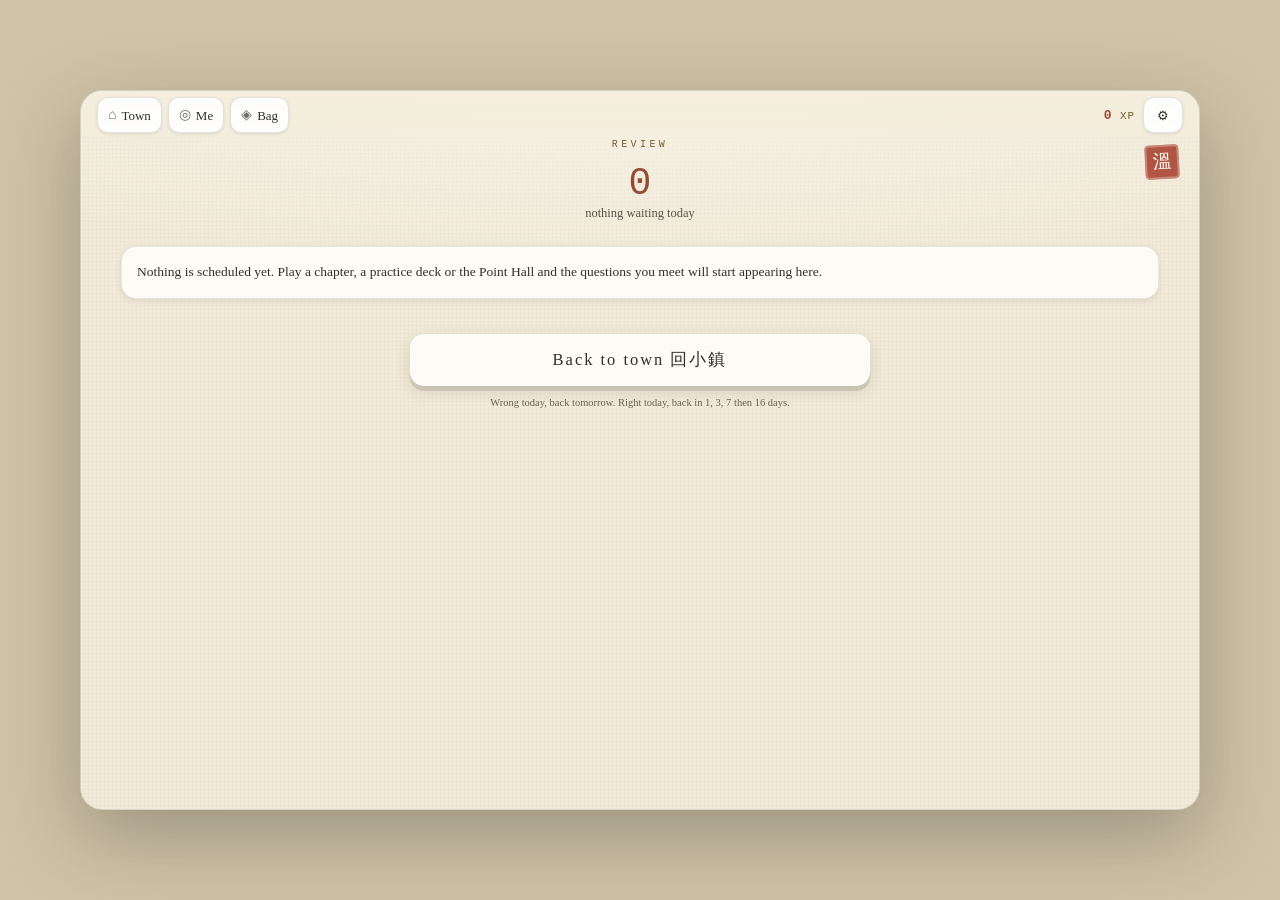
<file: review.html>
<!DOCTYPE html>
<html lang="en">
<head>
<meta charset="UTF-8">
<meta name="viewport" content="width=device-width,initial-scale=1.0,viewport-fit=cover">
<!-- HTML must always be revalidated: assets are cache-busted with ?v=, but a
     stale page would keep serving the old ?v= and hide every fix. -->
<meta http-equiv="Cache-Control" content="no-cache, must-revalidate">
<meta http-equiv="Pragma" content="no-cache">
<meta name="theme-color" content="#F2EAD8">
<link rel="icon" href="favicon.ico" sizes="any">
<link rel="icon" type="image/png" sizes="32x32" href="art/icon-32.png">
<link rel="apple-touch-icon" sizes="180x180" href="art/icon-apple-180.png">
<link rel="manifest" href="site.webmanifest">
<meta name="apple-mobile-web-app-title" content="杏林行">
<meta name="apple-mobile-web-app-capable" content="yes">
<meta name="apple-mobile-web-app-status-bar-style" content="default">
<title>Review 溫故 · Apricot Grove</title>
<style>
:root{
  --paper:#F2EAD8;--paper2:#E7DBBE;--ink:#332F28;--ink-soft:#595349;--ink-faint:#676054;
  --sage:#7B8B6F;--sage-deep:#4E5D46;--terra:#B15C3D;--terra-deep:#9D5238;
  --gold:#B08D3E;--seal:#A63B2A;--white:#FDFBF4;
  /* text-safe tier: fills keep their colour, words get a darker one */
  --line:#9A9182;--gold-ink:#755E29;--terra-ink:#944D33;--sage-ink:#596450;
  --ok:#4E7A52;--no:#A63B2A;
  --sh-s:0 2px 6px rgba(51,47,40,.1);--sh:0 5px 16px rgba(51,47,40,.14);--sh-l:0 14px 34px rgba(51,47,40,.22);
  --ease:cubic-bezier(.22,.9,.3,1);
}
*{margin:0;padding:0;box-sizing:border-box;-webkit-tap-highlight-color:transparent}
/* `hidden` must win over any author display rule */
[hidden]{display:none !important}
html,body{height:100%;max-width:100%;overflow-x:hidden;-webkit-text-size-adjust:100%;text-size-adjust:100%}
body{font-family:"Songti TC","Noto Serif TC",Georgia,serif;background:#CFC3A8;color:var(--ink);
  display:flex;justify-content:center;overflow:hidden}
#app{position:relative;width:100%;max-width:440px;height:100svh;overflow:hidden;display:flex;flex-direction:column;
  background:radial-gradient(ellipse 130% 50% at 50% -6%,rgba(255,255,255,.5),transparent 62%),
    repeating-linear-gradient(0deg,transparent 0 3px,rgba(120,105,80,.028) 3px 4px),
    repeating-linear-gradient(90deg,transparent 0 3px,rgba(120,105,80,.028) 3px 4px),var(--paper);
  box-shadow:0 0 44px rgba(51,47,40,.36)}
.roombg{position:absolute;inset:0;z-index:0;pointer-events:none;background-position:center 58%;
  background-size:cover;background-repeat:no-repeat;opacity:.85}
.roombg::after{content:"";position:absolute;inset:0;
  background:linear-gradient(180deg,rgba(242,234,216,.9) 0%,rgba(242,234,216,.62) 30%,
    rgba(242,234,216,.7) 62%,rgba(242,234,216,.94) 88%,var(--paper) 100%)}
.seal{position:absolute;right:13px;top:calc(11px + env(safe-area-inset-top));z-index:40;width:29px;height:29px;
  background:var(--seal);color:var(--white);display:flex;align-items:center;justify-content:center;font-size:16px;
  border-radius:4px;transform:rotate(-3deg);opacity:.85;box-shadow:inset 0 0 0 2px rgba(255,255,255,.3);pointer-events:none}
.langBtn{position:absolute;left:13px;top:calc(11px + env(safe-area-inset-top));z-index:40;background:var(--white);
  border:1.5px solid rgba(51,47,40,.14);border-radius:99px;padding:4px 11px;font-size:11px;font-family:inherit;
  color:var(--ink-soft);cursor:pointer}
.zh{display:block;font-size:.84em;color:var(--ink-soft);margin-top:4px;line-height:1.65}
body.nozh .zh{display:none !important}
.chapline{position:relative;z-index:5;text-align:center;font-family:"Courier New",monospace;font-size:10px;
  letter-spacing:.34em;color:var(--gold-ink);text-transform:uppercase;padding:calc(14px + env(safe-area-inset-top)) 46px 0}
.screen{position:absolute;inset:0;z-index:3;display:none;flex-direction:column;
  padding:calc(42px + env(safe-area-inset-top)) 18px calc(14px + env(safe-area-inset-bottom));
  overflow-y:auto;overscroll-behavior:contain;-webkit-overflow-scrolling:touch}
.screen.on{display:flex;animation:fade .4s var(--ease)}
@keyframes fade{from{opacity:0;transform:translateY(8px)}}

/* mentor row */
.mrow{display:flex;gap:13px;align-items:center;background:var(--white);border:1.5px solid rgba(51,47,40,.11);
  border-radius:16px;padding:13px 15px;box-shadow:var(--sh);margin-bottom:13px}
.mrow canvas{image-rendering:pixelated;width:60px;height:68px;flex:none;filter:drop-shadow(0 3px 4px rgba(51,47,40,.24))}
.mrow .mt{flex:1;min-width:0;font-size:14px;line-height:1.75}
.mrow .mt .nm{font-family:"Courier New",monospace;font-size:10px;letter-spacing:.22em;color:var(--terra-ink);
  text-transform:uppercase;margin-bottom:5px}

h1.dt{font-size:25px;letter-spacing:.05em;text-align:center;margin-bottom:2px}
h1.dt .zh{font-size:15px;margin-top:5px}
.dsub{text-align:center;font-size:12.5px;color:var(--ink-soft);line-height:1.7;margin-bottom:12px}
.howto{background:var(--white);border:1.5px solid rgba(51,47,40,.1);border-radius:15px;padding:13px 15px;
  box-shadow:var(--sh-s);font-size:13.5px;line-height:1.8}
.howto b{color:var(--ink)}
.safety{background:rgba(255,255,255,.62);border:1px dashed rgba(51,47,40,.24);border-radius:12px;
  padding:10px 12px;font-size:11.5px;line-height:1.75;color:var(--ink-soft);margin-top:10px}

/* play chrome */
/* NOT .hud — hud.js owns that class and pins it to the top of the screen,
   which silently slid this row up under the chapter line. */
.srow{padding-right:40px;display:flex;justify-content:space-between;align-items:center;margin-bottom:6px;position:relative;z-index:4}
.srow .rnd{font-family:"Courier New",monospace;font-size:11px;letter-spacing:.16em;color:var(--ink-faint)}
.srow .sc{font-family:"Courier New",monospace;font-size:15px;color:var(--terra-ink)}
.bar{height:5px;border-radius:3px;background:rgba(51,47,40,.1);overflow:hidden;margin-bottom:12px;position:relative;z-index:4}
.bar i{display:block;height:100%;background:linear-gradient(90deg,var(--sage),var(--gold));width:0;transition:width .4s var(--ease)}
.kind{font-family:"Courier New",monospace;font-size:10.5px;letter-spacing:.26em;color:var(--gold-ink);
  text-transform:uppercase;text-align:center;margin-bottom:7px}
.q{font-size:16.5px;line-height:1.65;margin-bottom:12px}
.q .zh{font-size:13.5px}

/* multiple choice */
.opts{display:flex;flex-direction:column;gap:9px}
.opt{width:100%;text-align:left;background:var(--white);border:1.5px solid rgba(51,47,40,.12);border-radius:13px;
  padding:12px 14px;font-family:inherit;font-size:14.5px;line-height:1.6;color:var(--ink);cursor:pointer;
  box-shadow:var(--sh-s);transition:transform .12s,border-color .18s,background .18s}
.opt:active{transform:scale(.985)}
.opt .c{display:block;font-size:12.5px;color:var(--ink-soft);margin-top:3px}
body.nozh .opt .c{display:none}
.opt.right{border-color:var(--ok);background:#F1F6EE}
.opt.wrong{border-color:var(--no);background:#FBF0EE}
.opt.dim{opacity:.5}
.opt[disabled]{cursor:default}

/* order + match chips */
.chips{display:flex;flex-wrap:wrap;gap:8px}
.chip{background:var(--white);border:1.5px solid rgba(51,47,40,.12);border-radius:12px;padding:10px 13px;
  font-family:inherit;font-size:14px;line-height:1.5;color:var(--ink);cursor:pointer;box-shadow:var(--sh-s);
  transition:transform .12s,border-color .18s,background .18s,opacity .2s;text-align:left}
.chip:active{transform:scale(.97)}
.chip .c{display:block;font-size:12px;color:var(--ink-soft);margin-top:2px}
body.nozh .chip .c{display:none}
.chip.done{border-color:var(--ok);background:#F1F6EE;opacity:.55;pointer-events:none}
.chip.sel{border-color:var(--gold-ink);background:#FBF6E8}
.chip.shake{animation:shake .34s}
@keyframes shake{0%,100%{transform:translateX(0)}25%{transform:translateX(-5px)}75%{transform:translateX(5px)}}
.slots{display:flex;flex-direction:column;gap:6px;margin-bottom:11px;min-height:8px}
.slot{display:flex;align-items:center;gap:9px;background:rgba(255,255,255,.7);border:1px dashed rgba(51,47,40,.2);
  border-radius:11px;padding:8px 11px;font-size:13.5px;line-height:1.5}
.slot .n{font-family:"Courier New",monospace;font-size:11px;color:var(--gold-ink);flex:none;width:15px}
.slot .c{display:block;font-size:11.5px;color:var(--ink-soft)}
body.nozh .slot .c{display:none}
.slot.filled{border-style:solid;border-color:rgba(78,122,82,.45);background:#F3F7F1}
.mgrid{display:flex;gap:9px}
.mcol{flex:1;display:flex;flex-direction:column;gap:8px;min-width:0}
.mcol h4{font-family:"Courier New",monospace;font-size:10.5px;letter-spacing:.2em;color:var(--ink-faint);
  text-align:center;margin-bottom:1px}

/* feedback */
.fb{background:var(--white);border-left:4px solid var(--sage);border-radius:11px;padding:12px 14px;font-size:13px;
  line-height:1.75;box-shadow:var(--sh-s);color:var(--ink-soft);margin-top:11px}
.fb b{color:var(--ink)}
.fb.warn{border-left-color:var(--terra-ink)}
.fb .hd{font-family:"Courier New",monospace;font-size:10px;letter-spacing:.22em;margin-bottom:5px;color:var(--ok)}
.fb.warn .hd{color:var(--no)}

.btn{width:100%;min-height:52px;border:none;border-radius:14px;cursor:pointer;font-family:inherit;font-size:16.5px;
  letter-spacing:.12em;background:var(--terra);color:var(--white);box-shadow:0 5px 0 var(--terra-deep),var(--sh);
  transition:transform .12s,box-shadow .12s;margin-top:11px}
.btn:active{transform:translateY(3px);box-shadow:0 2px 0 var(--terra-deep)}
.btn.ghost{background:var(--white);color:var(--ink);box-shadow:0 5px 0 rgba(51,47,40,.13),var(--sh)}
.btn.ghost:active{box-shadow:0 2px 0 rgba(51,47,40,.13)}
.btn small{display:block;font-size:11.5px;letter-spacing:.06em;opacity:.85;margin-top:2px}
.spacer{flex:1;min-height:6px}

/* result */
.res{margin:auto 0;text-align:center;display:flex;flex-direction:column;align-items:center;gap:9px}
.stars{font-size:38px;color:var(--gold-ink);letter-spacing:.14em}
.stars .off{opacity:.2}
.res h2{font-size:24px;letter-spacing:.1em}
.gain{background:var(--white);border:2px solid var(--gold);border-radius:16px;padding:13px 17px;box-shadow:var(--sh);max-width:340px}
.gain .rar{font-family:"Courier New",monospace;font-size:10px;letter-spacing:.24em;color:var(--gold-ink)}
.gain h3{font-size:18px;margin:3px 0 5px}
.gain p{font-size:12.5px;color:var(--ink-soft);line-height:1.7}
.missed{background:rgba(255,255,255,.6);border:1px dashed rgba(51,47,40,.22);border-radius:12px;padding:11px 13px;
  max-width:350px;text-align:left;font-size:12.5px;line-height:1.75;color:var(--ink-soft)}
.missed h4{font-family:"Courier New",monospace;font-size:10px;letter-spacing:.22em;color:var(--terra-ink);margin-bottom:6px}
.missed li{margin-bottom:5px;list-style:none}
.note{font-size:10.5px;color:var(--ink-faint);line-height:1.7;text-align:center;margin-top:8px}
</style>
<style>
/* review-only additions — everything else is inherited from the shared shell */
.rvhead{text-align:center;margin-bottom:10px}
.rvbig{font-family:"Courier New",monospace;font-size:38px;color:var(--terra-ink);line-height:1}
.rvsrc{font-family:"Courier New",monospace;font-size:10px;letter-spacing:.24em;color:var(--gold-ink);
  text-transform:uppercase;margin-bottom:4px}
.rvsub{font-size:12px;color:var(--ink-soft);margin-bottom:12px}
.rvlist{display:flex;flex-direction:column;gap:9px;margin:12px 0}
.rvcard{display:block;text-align:left;background:var(--white);border:1.5px solid rgba(51,47,40,.12);
  border-radius:13px;padding:12px 14px;font-family:inherit;font-size:14px;color:var(--ink);
  text-decoration:none;box-shadow:var(--sh-s);cursor:pointer;width:100%}
.rvcard b{display:block;font-size:14.5px;margin-bottom:2px}
.rvcard span{display:block;font-size:12px;color:var(--ink-soft)}
.rvempty{background:var(--white);border-radius:15px;padding:18px 16px;text-align:center;
  font-size:13.5px;line-height:1.8;color:var(--ink-soft);box-shadow:var(--sh-s)}
</style>
<link rel="stylesheet" href="desktop.css?v=107">
<script src="state.js?v=107"></script>
<script src="hud.js?v=107"></script>
</head>
<body data-page="review">
<div id="app">
  <div class="seal" id="seal">溫</div>
  <button class="langBtn" id="langBtn">中文 ON</button>
  <div class="chapline" id="chapline">Review<span class="zh"> · 溫故</span></div>

  <!-- ═══ 1 · what is due ═══ -->
  <section class="screen on" id="s1">
    <div class="rvhead">
      <div class="rvbig" id="dueN">0</div>
      <p class="dsub" id="dueLine">nothing waiting</p>
    </div>
    <div class="howto" id="how"></div>
    <button class="btn" id="go" hidden>Begin ▸<small>開始溫故</small></button>
    <div class="rvlist" id="linkouts"></div>
    <button class="btn ghost" id="back1">Back to town 回小鎮</button>
    <p class="note">Wrong today, back tomorrow. Right today, back in 1, 3, 7 then 16 days.
      <span class="zh">今日錯者，明日再見；今日對者，一、三、七、十六日後再見。</span></p>
  </section>

  <!-- ═══ 2 · play ═══ -->
  <section class="screen" id="s2">
    <div class="srow"><span class="rnd" id="rnd">1 / 1</span><span class="sc" id="sc">0</span></div>
    <div class="bar"><i id="barfill"></i></div>
    <div class="rvsrc" id="src"></div>
    <p class="q" id="q"></p>
    <div class="opts" id="opts"></div>
    <div class="fb" id="fb" hidden></div>
    <button class="btn" id="next" hidden>Next ▸</button>
  </section>

  <!-- ═══ 3 · done ═══ -->
  <section class="screen" id="s3">
    <div class="rvhead">
      <div class="rvbig" id="doneN">0</div>
      <p class="dsub" id="doneLine"></p>
    </div>
    <div class="howto" id="doneNote"></div>
    <button class="btn" id="again" hidden>Anything still due ▸<small>再看一輪</small></button>
    <button class="btn ghost" id="back3">Back to town 回小鎮</button>
  </section>
</div>

<script src="data/chapter-index.js?v=107"></script>
<script src="data/practice-index.js?v=107"></script>
<script>
/* ══════════════════════════════════════════════════════════════
   Review 溫故 — the second meeting

   The queue lives in state.js. This page's only job is to turn a due
   key back into the question it came from, ask it again, and report
   the answer to AG.review.mark().

   Keys look like  c:11:dx1 | p:zangfu:1a2b3c | h:LI4:1a2b3c | s:wuxing:1a2b3c
   The source file is loaded ONLY if something from it is actually due —
   a quiet day loads nothing at all.

   Some items cannot honestly be replayed as a single question: a
   three-point prescription, a sequencing drill, a bucket sort. Those are
   not faked into multiple choice; they are listed as a link back to
   where they live. Pretending would teach the wrong thing.
   ══════════════════════════════════════════════════════════════ */
const $ = id => document.getElementById(id);
const zh = t => t ? '<span class="zh">' + t + "</span>" : "";
AG.applyLang && AG.applyLang();
AG.bindLangButton && AG.bindLangButton($("langBtn"));

/* ── two modes, one engine ──────────────────────────────────────
   review  (default) — the spaced queue: what is due today.
   rounds  (?m=rounds) — 旬考, the ten-day examination. Same machinery,
   different selection: ten questions drawn from EVERYTHING the player has
   ever answered, seeded on the round number so the exam is the same one
   worldwide, the way the daily case is. No spacing, no mercy, a grade at
   the end and a line in the record. The Tang academies really did examine
   every ten days, and they called it this. */
const MODE = (new URLSearchParams(location.search).get("m") === "rounds") ? "rounds" : "review";
const ROUND_N = AG.rounds ? AG.rounds.number() : 0;
const ROUND_LEN = 10;

const CHIDX = window.AG_CHAPTER_INDEX || {};
const PRIDX = window.AG_PRACTICE_INDEX || {};

/* ── load a data file once, on demand ── */
const loaded = {};
function need(src){
  if (loaded[src]) return loaded[src];
  loaded[src] = new Promise(function(resolve){
    const s = document.createElement("script");
    s.src = src;
    s.onload = () => resolve(true);
    s.onerror = () => resolve(false);      // a missing file must not hang the page
    document.head.appendChild(s);
  });
  return loaded[src];
}

/* ── rebuild one due key into a playable question, or null ── */
const CH_STAGE = { look:"look", pulse:"pulse", tech:"tech" };

async function rebuild(entry){
  const parts = entry.key.split(":");
  const src = parts[0], owner = parts[1], slot = parts.slice(2).join(":");

  if (src === "c"){
    const id = String(owner).replace(/[^0-9]/g, "");
    if (!/^\d{2}$/.test(id)) return null;
    await need("data/chapters/" + id + ".js");
    const CH = (window.AG_CHAPTERS || {})[id];
    if (!CH) return null;
    let opts = null, prompt = "";
    if (CH_STAGE[slot] && CH[CH_STAGE[slot]]){
      opts = CH[CH_STAGE[slot]];
      prompt = slot === "look" ? "What does the tongue show?"
             : slot === "pulse" ? "What is the pulse?"
             : "Which technique?";
    } else if (/^dx\d+$/.test(slot)){
      const n = +slot.slice(2);
      const step = (CH.dx || [])[n];
      if (!step) return null;
      opts = step.opts;
      prompt = String(step.ask || "").replace(/<small[\s\S]*?<\/small>/g, "");
    } else if (slot === "safety" && CH.safety){
      opts = CH.safety.opts;
      prompt = (CH.safety.ask && CH.safety.ask.en) || "Is this safe to keep evaluating here?";
    }
    if (!opts || !opts.length) return null;
    return { key: entry.key, q: prompt, qZh: "",
             src: entry.lbl || ("Chapter " + id), sub: entry.sub || (CH.pattern || ""),
             opts: opts.map(o => ({ t:o.t, c:o.c, ok:!!o.ok, note:o.note })) };
  }

  if (src === "p"){
    await need("data/practice/" + owner + ".js");
    const D = (window.AG_PRACTICE || {})[owner];
    if (!D) return null;
    const it = (D.items || []).filter(x => x.k === "mc" && AG.review.slot(x.q) === slot)[0];
    if (!it) return null;
    return { key: entry.key, q: it.q, qZh: it.qZh || "",
             src: entry.lbl || ("Practice · " + D.title), sub: entry.sub || D.titleZh || "",
             opts: it.opts.map(o => ({ t:o.t, c:o.c, ok:!!o.ok, note:o.note })) };
  }

  if (src === "h"){
    await need("data/pointstory.js");
    const st = (window.AG_POINTSTORY || []).filter(x => x.id === owner)[0];
    if (!st) return null;
    const q = (st.qs || []).filter(x => AG.review.slot(x.q) === slot)[0];
    if (!q) return null;
    return { key: entry.key, q: q.q, qZh: q.cq || "",
             src: entry.lbl || ("Point Hall · " + owner), sub: entry.sub || "",
             opts: q.opts.map(o => ({ t:o.t, c:o.c, ok:!!o.ok, note:o.note })) };
  }

  if (src === "d"){
    await need("data/daily-cases.js");
    const cs = (window.AG_CASES || []).filter(c => AG.review.slot(c.p) === owner)[0];
    if (!cs) return null;
    const q = (cs.q || []).filter(x => AG.review.slot(x.t) === slot)[0];
    if (!q) return null;
    return { key: entry.key, q: q.t, qZh: q.z || "",
             src: entry.lbl || "Daily Case", sub: entry.sub || cs.p,
             opts: q.o.map(o => ({ t:o.a, c:"", ok:!!o.ok, note:o.n })) };
  }

  return null;   // sorting sets and multi-select prescriptions link out instead
}

/* ── build the session ── */
let QUEUE = [], LINKS = [], idx = 0, right = 0;

async function boot(){
  if (MODE === "rounds") return bootRounds();
  const due = AG.review.due(24);
  const built = [];
  for (const e of due){
    let q = null;
    try { q = await rebuild(e); } catch (err) { q = null; }
    if (q) built.push(q); else LINKS.push(e);
  }
  QUEUE = built;

  const total = due.length;
  $("dueN").textContent = total;
  $("dueLine").innerHTML = total === 0
    ? 'nothing waiting today' + zh("今日無待溫之題")
    : (total === 1 ? "one question is due" : total + " questions are due") + zh("今日待溫 " + total + " 題");

  $("how").innerHTML = total === 0
    ? nextLine()
    : "<b>These are questions you have met before.</b> Answer them again — the ones you miss come back tomorrow, "
      + "the ones you get right move further away." + zh("此皆曾遇之題。再答一次：錯者明日復見，對者則漸行漸遠。");

  $("go").hidden = QUEUE.length === 0;
  if (QUEUE.length) $("go").innerHTML = "Begin ▸<small>" + QUEUE.length + " question" + (QUEUE.length>1?"s":"") + " · 開始溫故</small>";

  paintLinks();
}

function nextLine(){
  const n = AG.review.nextDay();
  if (n === null) return "Nothing is scheduled yet. Play a chapter, a practice deck or the Point Hall and the questions you meet will start appearing here."
    + zh("尚無排程。走一章故事、練一副牌，或入點穴堂，所遇之題自會列於此。");
  const days = n - AG.review.dayNumber();
  return "Nothing is due today. The next question comes back "
    + (days <= 1 ? "tomorrow" : "in " + days + " days") + "."
    + zh("今日無題。下一題於" + (days <= 1 ? "明日" : days + "日後") + "復見。");
}

/* ── 旬考 ── */
async function bootRounds(){
  document.title = "Rounds 旬考 · Apricot Grove";
  /* Over-draw and keep the first ten that can honestly be rebuilt, so a few
     sequencing or multi-select items in the pool do not shorten the exam. */
  const pool = AG.review.all(ROUND_LEN * 3, ROUND_N * 2654435761);
  const built = [];
  for (const e of pool){
    if (built.length >= ROUND_LEN) break;
    let q = null;
    try { q = await rebuild(e); } catch (err) { q = null; }
    if (q) built.push(q);
  }
  QUEUE = built;

  const sat = AG.state.rounds && AG.state.rounds.last === ROUND_N;
  $("dueN").textContent = QUEUE.length;
  $("dueLine").innerHTML = "questions in this round" + zh("本旬應考之數");

  $("how").innerHTML = sat
    ? "<b>You have already sat this round.</b> The next one opens in "
      + daysToNextRound() + " day" + (daysToNextRound() === 1 ? "" : "s")
      + ". You may sit it again for practice — only the first attempt was recorded."
      + zh("本旬已考。下一旬於" + daysToNextRound() + "日後開啟。可再試以為練習，然所錄者惟首次。")
    : "<b>Ten questions, drawn from everything you have studied.</b> No hints, no going back, "
      + "and the same ten for every player this round. It is graded, and the grade goes in your record."
      + zh("十問，出於平日所學。無提示，不可回頭；本旬之題，天下同之。此為考，其等第錄於修習錄。");

  $("go").hidden = QUEUE.length === 0;
  if (QUEUE.length) $("go").innerHTML = "Sit the round ▸<small>" + QUEUE.length + " questions · 應考</small>";
  if (!QUEUE.length)
    $("how").innerHTML = "<b>Not enough studied yet.</b> Rounds draw on questions you have already met. "
      + "Play a chapter or a practice deck and come back."
      + zh("所學未足。旬考出於曾遇之題。且先走一章或練一副牌，再來。");
  $("linkouts").innerHTML = "";
}

function daysToNextRound(){
  const d = AG.review.dayNumber(AG.gameDayKey());
  return ROUND_LEN - (d % ROUND_LEN);
}

/* 甲乙丙丁 — the grade a Tang student would have been given, and the
   plain-English line that says what it actually means for revision. */
function grade(score, total){
  const pct = total ? score / total : 0;
  if (pct >= 1)    return {mk:"甲上", en:"Excellent",  note:"All ten. Nothing in this round needs revisiting.", zh:"十問俱中。本旬無所待補。"};
  if (pct >= 0.8)  return {mk:"甲",   en:"Strong",     note:"Solid. The one or two you missed are back in the queue for tomorrow.", zh:"其功已固。所失一二，明日復見於溫故。"};
  if (pct >= 0.6)  return {mk:"乙",   en:"Passing",    note:"Passing, with gaps. Look at what you missed rather than at the score.", zh:"及格而有闕。當察其所失，勿徒觀其數。"};
  if (pct >= 0.4)  return {mk:"丙",   en:"Shaky",      note:"Shaky. This is information, not a verdict — every miss is now scheduled to come back.", zh:"未穩。此乃所得之知，非所加之評。凡所失者，皆已排期復見。"};
  return               {mk:"丁",   en:"Re-read",    note:"Go back and re-read rather than pushing on. The queue will bring all of these back.", zh:"宜回頭復讀，不宜強進。所失諸題，溫故自當復見。"};
}

function paintLinks(){
  if (!LINKS.length){ $("linkouts").innerHTML = ""; return; }
  $("linkouts").innerHTML =
    '<div class="rvsrc">Go back to these</div>'
    + LINKS.map(e => '<a class="rvcard" href="' + (e.href || "index.html") + '">'
        + "<b>" + (e.lbl || e.key) + "</b>"
        + (e.sub ? "<span>" + e.sub + "</span>" : "") + "</a>").join("");
}

/* ── play ── */
function show(id){
  document.querySelectorAll(".screen").forEach(s => s.classList.remove("on"));
  $(id).classList.add("on");
  $(id).scrollTop = 0;
}

function render(){
  const it = QUEUE[idx];
  $("rnd").textContent = (idx + 1) + " / " + QUEUE.length;
  $("sc").textContent = right;
  $("barfill").style.width = (idx / QUEUE.length * 100) + "%";
  $("src").innerHTML = it.src + (it.sub ? " · " + it.sub : "");
  $("q").innerHTML = it.q + zh(it.qZh);
  $("fb").hidden = true;
  $("next").hidden = true;

  let locked = false;
  const shuffled = it.opts.map((o, i) => ({ o:o, i:i }));
  for (let i = shuffled.length - 1; i > 0; i--){
    const j = Math.floor(Math.random() * (i + 1));
    const t = shuffled[i]; shuffled[i] = shuffled[j]; shuffled[j] = t;
  }
  $("opts").innerHTML = "";
  shuffled.forEach(rec => {
    const o = rec.o;
    const el = document.createElement("button");
    el.className = "opt"; el.type = "button";
    el.innerHTML = o.t + (o.c ? '<span class="c">' + o.c + "</span>" : "");
    el.onclick = () => {
      if (locked) return;
      locked = true;
      if (o.ok) right++;
      try { AG.review.mark(it.key, !!o.ok); } catch (e) {}
      $("opts").querySelectorAll(".opt").forEach(x => { x.disabled = true; x.classList.add("dim"); });
      el.classList.remove("dim");
      el.classList.add(o.ok ? "right" : "wrong");
      if (!o.ok){
        const correct = it.opts.filter(x => x.ok)[0];
        [...$("opts").querySelectorAll(".opt")].forEach(x => {
          if (correct && x.textContent.indexOf(correct.t) === 0){ x.classList.remove("dim"); x.classList.add("right"); }
        });
        $("fb").className = "fb warn";
        $("fb").innerHTML = '<div class="hd">NOT QUITE 再想想</div>' + (o.note || "")
          + (correct ? "<br><br><b>The answer:</b> " + correct.t + "<br>" + (correct.note || "") : "");
      } else {
        $("fb").className = "fb";
        $("fb").innerHTML = '<div class="hd">CORRECT 正確</div>' + (o.note || "");
      }
      $("fb").hidden = false;
      $("sc").textContent = right;
      $("next").textContent = (idx + 1 >= QUEUE.length) ? "See result ▸" : "Next ▸";
      $("next").hidden = false;
    };
    $("opts").appendChild(el);
  });
}

$("next").onclick = () => { idx++; if (idx >= QUEUE.length) finish(); else render(); };

function finish(){
  if (MODE === "rounds") return finishRound();
  const c = AG.review.counts();
  $("doneN").textContent = right + " / " + QUEUE.length;
  $("doneLine").innerHTML = "answered correctly" + zh("答對之數");
  $("doneNote").innerHTML =
    (right === QUEUE.length
      ? "<b>All of them.</b> Those questions move further away now."
      : "<b>The ones you missed come back tomorrow.</b> That is the whole point of the queue — you meet a thing again on the day you were about to forget it.")
    + zh(right === QUEUE.length ? "全對。此數題自此漸疏。" : "所錯者明日復見。此即溫故之意：將忘之時，恰與之重逢。")
    + "<br><br>Tracked: " + c.tracked + " · still shaky: " + c.shaky + " · retired: " + c.retired
    + zh("已錄 " + c.tracked + " 題 · 未穩 " + c.shaky + " 題 · 已熟 " + c.retired + " 題");
  $("again").hidden = AG.review.counts().due === 0;
  show("s3");
}

function finishRound(){
  const g = grade(right, QUEUE.length);
  const first = !(AG.state.rounds && AG.state.rounds.last === ROUND_N);
  const rec = first ? AG.rounds.record(right, QUEUE.length) : (AG.state.rounds || {});
  $("doneN").innerHTML = g.mk;
  $("doneLine").innerHTML = right + " / " + QUEUE.length + " · " + g.en + zh("答對之數");
  $("doneNote").innerHTML =
    "<b>" + g.en + ".</b> " + g.note + zh(g.zh)
    + "<br><br>Rounds sat: " + (rec.done || 1)
    + " · best: " + (rec.best || right) + " / " + QUEUE.length
    + (first ? "" : " · this attempt was practice and was not recorded")
    + zh("已考 " + (rec.done || 1) + " 次 · 最佳 " + (rec.best || right)
         + " / " + QUEUE.length + (first ? "" : " · 本次為練習，未計入"));
  $("again").hidden = true;
  show("s3");
}

$("go").onclick = () => { idx = 0; right = 0; show("s2"); render(); };
$("again").onclick = () => location.reload();
$("back1").onclick = $("back3").onclick = () => { location.href = "index.html"; };

boot();
</script>
<!-- Cloudflare Web Analytics — cookieless, no personal data, ~2KB.
     Counts visits and pages so we can see whether anyone is playing and where
     they stop. It identifies no one: there are no accounts on this site and
     progress never leaves the player's own browser. The token is public by
     design — it appears in the page source of every site that uses it. -->
<script>
/* Injected only on the live host. Opened from file:// or localhost — the test
   suite, a local copy — the request would fail slowly on every page load AND
   count our own page loads as visitors, so it is simply never created there. */
(function () {
  var h = location.hostname;
  if (!/^https?:$/.test(location.protocol)) return;
  if (h === "localhost" || h === "127.0.0.1" || h === "") return;
  var s = document.createElement("script");
  s.type = "module";
  s.defer = true;
  s.src = "https://static.cloudflareinsights.com/beacon.min.js";
  s.setAttribute("data-cf-beacon", '{"token": "638c70912f564e788ffa919d304e9166"}');
  document.body.appendChild(s);
})();
</script>
</body>
</html>
</file>
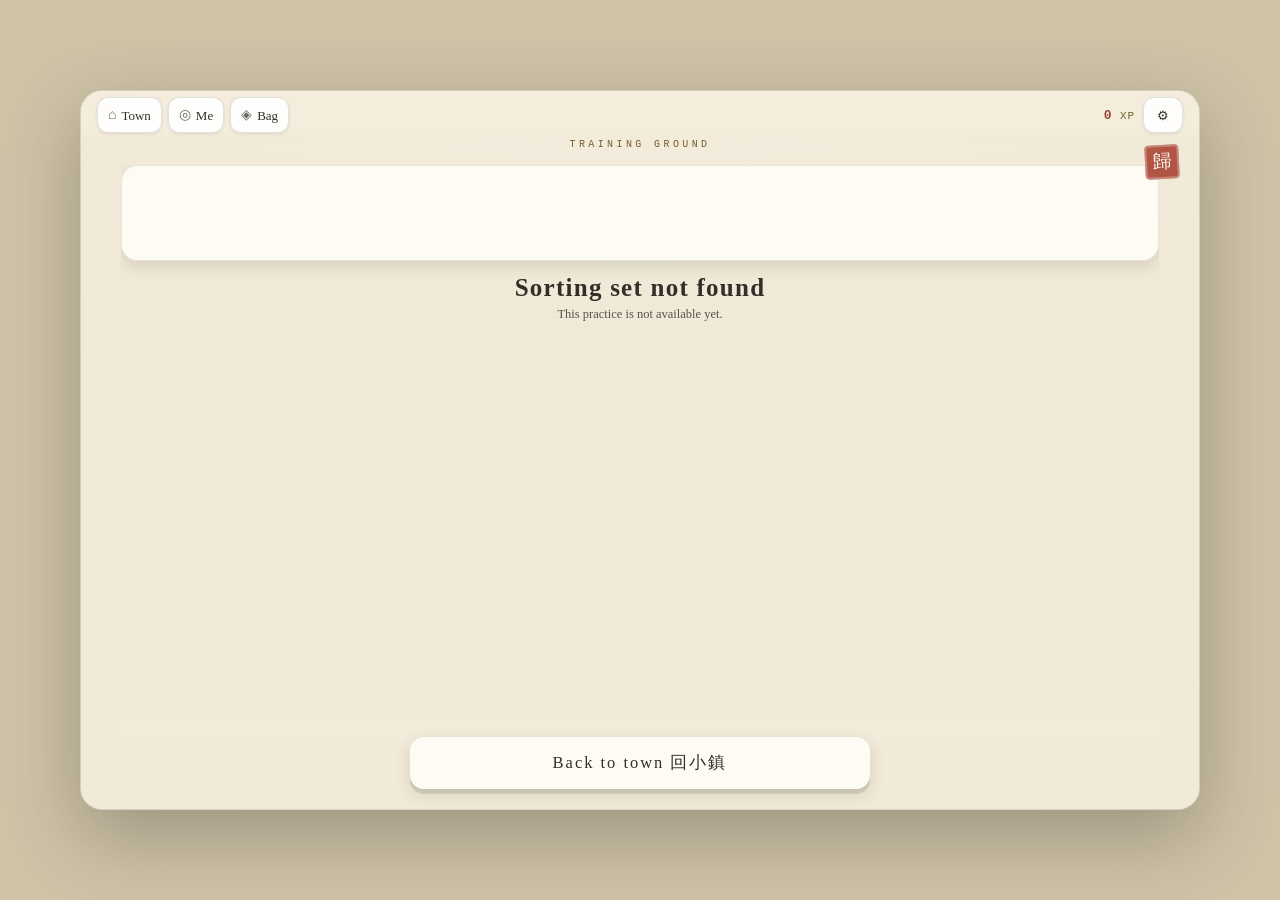
<file: sort.html>
<!DOCTYPE html>
<html lang="en">
<head>
<meta charset="UTF-8">
<meta name="viewport" content="width=device-width,initial-scale=1.0,viewport-fit=cover">
<meta http-equiv="Cache-Control" content="no-cache, must-revalidate">
<meta http-equiv="Pragma" content="no-cache">
<meta name="theme-color" content="#F2EAD8">
<link rel="icon" href="favicon.ico" sizes="any">
<link rel="icon" type="image/png" sizes="32x32" href="art/icon-32.png">
<link rel="apple-touch-icon" sizes="180x180" href="art/icon-apple-180.png">
<link rel="manifest" href="site.webmanifest">
<meta name="apple-mobile-web-app-title" content="杏林行">
<meta name="apple-mobile-web-app-capable" content="yes">
<meta name="apple-mobile-web-app-status-bar-style" content="default">
<title>Sorting 歸類 · Apricot Grove</title>
<style>
:root{
  --paper:#F2EAD8;--paper2:#E7DBBE;--ink:#332F28;--ink-soft:#595349;--ink-faint:#676054;
  --sage:#7B8B6F;--sage-deep:#4E5D46;--terra:#B15C3D;--terra-deep:#9D5238;
  --gold:#B08D3E;--seal:#A63B2A;--white:#FDFBF4;
  /* text-safe tier: fills keep their colour, words get a darker one */
  --line:#9A9182;--gold-ink:#755E29;--terra-ink:#944D33;--sage-ink:#596450;--ok:#4E7A52;--no:#A63B2A;
  --sh-s:0 2px 6px rgba(51,47,40,.1);--sh:0 5px 16px rgba(51,47,40,.14);--sh-l:0 14px 34px rgba(51,47,40,.22);
  --ease:cubic-bezier(.22,.9,.3,1);
}
*{margin:0;padding:0;box-sizing:border-box;-webkit-tap-highlight-color:transparent}
[hidden]{display:none !important}
html,body{height:100%;max-width:100%;overflow-x:hidden;-webkit-text-size-adjust:100%;text-size-adjust:100%}
body{font-family:"Songti TC","Noto Serif TC",Georgia,serif;background:#CFC3A8;color:var(--ink);
  display:flex;justify-content:center;overflow:hidden}
#app{position:relative;width:100%;max-width:440px;height:100svh;overflow:hidden;display:flex;flex-direction:column;
  background:radial-gradient(ellipse 130% 50% at 50% -6%,rgba(255,255,255,.5),transparent 62%),
    repeating-linear-gradient(0deg,transparent 0 3px,rgba(120,105,80,.028) 3px 4px),
    repeating-linear-gradient(90deg,transparent 0 3px,rgba(120,105,80,.028) 3px 4px),var(--paper);
  box-shadow:0 0 44px rgba(51,47,40,.36)}
.roombg{position:absolute;inset:0;z-index:0;pointer-events:none;background-position:center 58%;
  background-size:cover;background-repeat:no-repeat;opacity:.82}
.roombg::after{content:"";position:absolute;inset:0;
  background:linear-gradient(180deg,rgba(242,234,216,.92) 0%,rgba(242,234,216,.66) 30%,
    rgba(242,234,216,.74) 62%,rgba(242,234,216,.95) 88%,var(--paper) 100%)}
.seal{position:absolute;right:13px;top:calc(11px + env(safe-area-inset-top));z-index:40;width:29px;height:29px;
  background:var(--seal);color:var(--white);display:flex;align-items:center;justify-content:center;font-size:16px;
  border-radius:4px;transform:rotate(-3deg);opacity:.85;box-shadow:inset 0 0 0 2px rgba(255,255,255,.3);pointer-events:none}
.langBtn{position:absolute;left:13px;top:calc(11px + env(safe-area-inset-top));z-index:40;background:var(--white);
  border:1.5px solid rgba(51,47,40,.14);border-radius:99px;padding:4px 11px;font-size:11px;font-family:inherit;
  color:var(--ink-soft);cursor:pointer}
.zh{display:block;font-size:.84em;color:var(--ink-soft);margin-top:4px;line-height:1.65}
body.nozh .zh{display:none !important}
.chapline{position:relative;z-index:5;text-align:center;font-family:"Courier New",monospace;font-size:10px;
  letter-spacing:.34em;color:var(--gold-ink);text-transform:uppercase;padding:calc(14px + env(safe-area-inset-top)) 46px 0}
.screen{position:absolute;inset:0;z-index:3;display:none;flex-direction:column;
  padding:calc(42px + env(safe-area-inset-top)) 18px calc(14px + env(safe-area-inset-bottom));
  overflow-y:auto;overscroll-behavior:contain;-webkit-overflow-scrolling:touch}
.screen.on{display:flex;animation:fade .4s var(--ease)}
@keyframes fade{from{opacity:0;transform:translateY(8px)}}

.mrow{display:flex;gap:13px;align-items:center;background:var(--white);border:1.5px solid rgba(51,47,40,.11);
  border-radius:16px;padding:13px 15px;box-shadow:var(--sh);margin-bottom:13px}
.mrow canvas{image-rendering:pixelated;width:60px;height:68px;flex:none;filter:drop-shadow(0 3px 4px rgba(51,47,40,.24))}
.mrow .mt{flex:1;min-width:0;font-size:14px;line-height:1.75}
h1.dt{font-size:25px;letter-spacing:.05em;text-align:center;margin-bottom:2px}
h1.dt .zh{font-size:15px;margin-top:5px}
.dsub{text-align:center;font-size:12.5px;color:var(--ink-soft);line-height:1.7;margin-bottom:12px}
.legend{display:flex;flex-wrap:wrap;gap:7px;justify-content:center;margin-bottom:4px}
.lg{display:flex;align-items:center;gap:6px;background:var(--white);border:1.5px solid rgba(51,47,40,.1);
  border-radius:11px;padding:7px 10px;font-size:13px;box-shadow:var(--sh-s)}
.lg i{width:11px;height:11px;border-radius:3px;flex:none}
.lg small{display:block;font-size:10.5px;color:var(--ink-soft)}
body.nozh .lg small{display:none}

/* NOT .hud — hud.js owns that class and pins it to the top of the screen,
   which silently slid this row up under the chapter line. */
.srow{padding-right:40px;display:flex;justify-content:space-between;align-items:center;margin-bottom:6px;position:relative;z-index:4}
.srow .rnd{font-family:"Courier New",monospace;font-size:11px;letter-spacing:.16em;color:var(--ink-faint)}
.srow .sc{font-family:"Courier New",monospace;font-size:15px;color:var(--terra-ink)}
.bar{height:5px;border-radius:3px;background:rgba(51,47,40,.1);overflow:hidden;margin-bottom:10px;position:relative;z-index:4}
.bar i{display:block;height:100%;background:linear-gradient(90deg,var(--sage),var(--gold));width:0;transition:width .4s var(--ease)}

.card{background:var(--white);border-radius:20px;border:1.5px solid rgba(51,47,40,.1);box-shadow:var(--sh-l);
  padding:26px 18px;text-align:center;margin:6px 0 12px;min-height:132px;
  display:flex;flex-direction:column;align-items:center;justify-content:center;gap:6px}
/* English leads, the Chinese term sits under it and follows the global 中文
   switch — the same contract as every other page. A card that shows only a
   Chinese character to a player with Chinese support off is unreadable. */
.card .big{font-size:20px;letter-spacing:.02em;line-height:1.55;color:var(--ink)}
.card .cn{font-size:30px;line-height:1.3;color:var(--ink);margin-top:6px}

.buckets{display:flex;flex-wrap:wrap;gap:8px}
.bk{flex:1 1 30%;min-width:96px;border:none;border-radius:14px;padding:13px 8px;cursor:pointer;font-family:inherit;
  color:var(--white);font-size:17px;line-height:1.3;box-shadow:var(--sh);transition:transform .12s,opacity .2s}
.bk small{display:block;font-family:"Songti TC",serif;font-size:11.5px;opacity:.92;margin-top:3px;letter-spacing:.02em}
.bk:active{transform:translateY(2px)}
.bk.dim{opacity:.4}
.bk.hit{outline:3px solid var(--white);outline-offset:-6px}

.fb{background:var(--white);border-left:4px solid var(--sage);border-radius:11px;padding:12px 14px;font-size:13px;
  line-height:1.75;box-shadow:var(--sh-s);color:var(--ink-soft);margin-top:11px}
.fb b{color:var(--ink)}
.fb.warn{border-left-color:var(--terra-ink)}
.fb .hd{font-family:"Courier New",monospace;font-size:10px;letter-spacing:.22em;margin-bottom:5px;color:var(--ok)}
.fb.warn .hd{color:var(--no)}

.btn{width:100%;min-height:52px;border:none;border-radius:14px;cursor:pointer;font-family:inherit;font-size:16.5px;
  letter-spacing:.12em;background:var(--terra);color:var(--white);box-shadow:0 5px 0 var(--terra-deep),var(--sh);
  transition:transform .12s,box-shadow .12s;margin-top:11px}
.btn:active{transform:translateY(3px);box-shadow:0 2px 0 var(--terra-deep)}
.btn.ghost{background:var(--white);color:var(--ink);box-shadow:0 5px 0 rgba(51,47,40,.13),var(--sh)}
.btn.ghost:active{box-shadow:0 2px 0 rgba(51,47,40,.13)}
.btn small{display:block;font-size:11.5px;letter-spacing:.06em;opacity:.85;margin-top:2px}
.spacer{flex:1;min-height:6px}
.res{margin:auto 0;text-align:center;display:flex;flex-direction:column;align-items:center;gap:9px}
.stars{font-size:38px;color:var(--gold-ink);letter-spacing:.14em}
.stars .off{opacity:.2}
.res h2{font-size:24px;letter-spacing:.1em}
.missed{background:rgba(255,255,255,.6);border:1px dashed rgba(51,47,40,.22);border-radius:12px;padding:11px 13px;
  max-width:350px;text-align:left;font-size:12.5px;line-height:1.8;color:var(--ink-soft)}
.missed h4{font-family:"Courier New",monospace;font-size:10px;letter-spacing:.22em;color:var(--terra-ink);margin-bottom:6px}
.missed li{margin-bottom:6px;list-style:none}
.note{font-size:10.5px;color:var(--ink-faint);line-height:1.7;text-align:center;margin-top:8px}
</style>
<link rel="stylesheet" href="desktop.css?v=107">
<script src="state.js?v=107"></script>
<script src="data/mentors.js?v=107"></script>
<script src="data/sorts.js?v=107"></script>
<script src="hud.js?v=107"></script>
</head>
<body data-page="sort">
<div id="app">
  <div class="roombg" id="roombg" aria-hidden="true"></div>
  <div class="seal" id="seal">歸</div>
  <button class="langBtn" id="langBtn">中文 ON</button>
  <div class="chapline">Training Ground<span class="zh"> · 修煉場</span></div>

  <section class="screen on" id="s1">
    <div class="mrow"><canvas id="mCv" width="16" height="18"></canvas>
      <div class="mt" id="mLine"></div></div>
    <h1 class="dt" id="dTitle">—</h1>
    <p class="dsub" id="dSub"></p>
    <div class="legend" id="legend"></div>
    <p class="note" id="howto"></p>
    <div class="spacer"></div>
    <button class="btn" id="go">Begin sorting ▸<small id="goSub"></small></button>
    <button class="btn ghost" id="back1">Back to town 回小鎮</button>
  </section>

  <section class="screen" id="s2">
    <div class="srow"><span class="rnd" id="rnd">1 / 1</span><span class="sc" id="sc">0</span></div>
    <div class="bar"><i id="barfill"></i></div>
    <div class="card" id="card"></div>
    <div class="buckets" id="buckets"></div>
    <div class="fb" id="fb" hidden></div>
    <button class="btn" id="next" hidden>Next ▸</button>
    <div class="spacer"></div>
  </section>

  <section class="screen" id="s3">
    <div class="res">
      <div class="stars" id="stars">★★★</div>
      <h2 id="rt"></h2>
      <p style="font-size:14px;line-height:1.8" id="rx"></p>
      <div class="missed" id="missed" hidden><h4>REVIEW 待複習</h4><ul id="missedList"></ul></div>
      <button class="btn" id="again">Sort again 再分一輪</button>
      <button class="btn ghost" id="back">Back to town 回小鎮</button>
      <p class="note">Educational game · TCM study aid, not medical advice<span class="zh">教育用途 · 中醫學習輔助，非醫療建議</span></p>
    </div>
  </section>
</div>

<script>
"use strict";
const $=id=>document.getElementById(id);
const S=AG.state;
AG.bindLangButton($("langBtn"));
function go(id){document.querySelectorAll(".screen").forEach(s=>s.classList.remove("on"));$(id).classList.add("on");$(id).scrollTop=0}
function zh(s){return s?'<span class="zh">'+s+'</span>':""}
function shuffled(a){const b=a.slice();for(let i=b.length-1;i>0;i--){const j=Math.floor(Math.random()*(i+1));
  const t=b[i];b[i]=b[j];b[j]=t}return b}

const SETS=window.AG_SORTS||{};
const KEY=(new URLSearchParams(location.search).get("s")||"").trim();
const D=SETS[KEY];
/* which mentor teaches this school */
const MENTOR={theory:{k:"shu",nm:"Shū Chī",zh:"書癡",seal:"理",scene:"art/scene-hall.jpg"},
              herb:{k:"yao",nm:"Yào Wēng",zh:"藥翁",seal:"草",scene:"art/scene-garden.jpg"},
              dx:{k:"jing",nm:"Jìng Gū",zh:"靜姑",seal:"診",scene:"art/scene-clinic.jpg"},
              needle:{k:"zhen",nm:"Zhēn Yǐn",zh:"針隱",seal:"針",scene:"art/scene-needles.jpg"},
              daoyin:{k:"xiong",nm:"Xióng Shī",zh:"熊師",seal:"導",scene:"art/scene-garden.jpg"}};

/* a round is drawn from the pile, so a 35-item set stays a 5-minute practice
   and a replay is not the same 35 cards in the same order */
const ROUND=16;
let deck=[], idx=0, right=0, missed=[], locked=false;

if(!D){
  $("dTitle").textContent="Sorting set not found";
  $("dSub").innerHTML="This practice is not available yet.<span class=\"zh\">此練習尚未開放。</span>";
  $("go").hidden=true;
}else{
  const M=MENTOR[D.axis]||MENTOR.theory;
  document.title=D.title.en+" "+D.title.zh+" · Apricot Grove";
  $("seal").textContent=M.seal;
  $("roombg").style.backgroundImage='url("'+M.scene+'")';
  if(window.AG_MENTORS) AG_MENTORS.animate($("mCv"), M.k);
  $("mLine").innerHTML='<div style="font-family:\'Courier New\',monospace;font-size:10px;letter-spacing:.22em;'
    +'color:var(--terra-ink);text-transform:uppercase;margin-bottom:5px">'+M.nm+zh(" · "+M.zh)+"</div>"
    +(D.intro?D.intro.en+zh(D.intro.zh):"");
  $("dTitle").innerHTML=D.title.en+zh(D.title.zh);
  $("dSub").innerHTML=(D.blurb?D.blurb.en+zh(D.blurb.zh):"");
  $("legend").innerHTML=D.buckets.map(b=>
    '<span class="lg"><i style="background:'+b.c+'"></i><span>'+b.en+zh(b.zh)
    +(b.sub?'<small>'+b.sub+"</small>":"")+"</span></span>").join("");
  const n=Math.min(ROUND,D.items.length);
  $("howto").innerHTML="Read the card, tap the family it belongs to. Every answer explains itself."
    +zh("讀卡片，按下它所屬的一類。每一題都會說明理由。");
  $("goSub").textContent=n+" cards"+(D.items.length>n?" drawn from "+D.items.length:"");
}

function start(){
  deck=shuffled(D.items).slice(0,Math.min(ROUND,D.items.length));
  idx=0;right=0;missed=[];
  go("s2");render();
}
function render(){
  locked=false;
  const it=deck[idx];
  $("rnd").textContent=(idx+1)+" / "+deck.length;
  $("sc").textContent=right;
  $("barfill").style.width=(idx/deck.length*100)+"%";
  $("card").innerHTML='<div class="big">'+it.en+"</div>"
    +(it.zh?'<div class="cn zh">'+it.zh+"</div>":"");
  $("fb").hidden=true;$("next").hidden=true;
  const wrap=$("buckets"); wrap.innerHTML="";
  D.buckets.forEach(b=>{
    const el=document.createElement("button");
    el.className="bk"; el.type="button"; el.style.background=b.c;
    el.innerHTML=b.en+(b.zh?"<small>"+b.zh+"</small>":"");
    el.onclick=()=>{
      if(locked) return; locked=true;
      const ok=(b.k===it.a);
      const ansB=D.buckets.find(x=>x.k===it.a);
      if(ok) right++; else missed.push({it:it,ans:ansB});
      $("sc").textContent=right;
      /* review queue 溫故 */
      try{ if(window.AG&&AG.review) AG.review.mark("s:"+D.id+":"+AG.review.slot(it.en), ok,
        {lbl:"Sorting \u00b7 "+D.title, sub:it.en||"", href:"sort.html?s="+D.id}); }catch(e){}
      wrap.querySelectorAll(".bk").forEach(x=>x.classList.add("dim"));
      el.classList.remove("dim");
      [...wrap.querySelectorAll(".bk")].forEach((x,i)=>{if(D.buckets[i].k===it.a){x.classList.remove("dim");x.classList.add("hit")}});
      const why=it.why?(it.why.en+zh(it.why.zh)):"";
      $("fb").hidden=false;
      $("fb").className="fb"+(ok?"":" warn");
      $("fb").innerHTML='<div class="hd">'+(ok?"CORRECT 正確":"NOT QUITE 再想想")+"</div>"
        +(ok?"":"<b>"+ansB.en+(ansB.zh?" "+ansB.zh:"")+"</b><br>")+why;
      $("next").hidden=false;
      $("next").textContent=(idx+1>=deck.length)?"See result ▸":"Next ▸";
    };
    wrap.appendChild(el);
  });
}
function finish(){
  $("barfill").style.width="100%";
  const pct=deck.length?right/deck.length:0;
  const n=pct>=.9?3:pct>=.7?2:1;
  $("stars").innerHTML=[0,1,2].map(i=>i<n?"★":'<span class="off">★</span>').join("");
  $("rt").innerHTML=(n===3?"Every card home":n===2?"Solid":"Worth another round")
    +zh(n===3?"張張歸位":n===2?"扎實":"再分一輪");
  const axis=D.axis;
  AG.complete({activity:"sort_"+D.id, completed:true, score:right, stars:n,
    xpEarned:right*8, skillXp:(function(o){o[axis]=16+n*14;return o})({})});
  $("rx").innerHTML=(n===3?"No hesitation. A correspondence chart you can sort at speed is one you actually own."
      :"Read the review before you go — those are the pairs still worth your attention.")
    +zh(n===3?"沒有猶豫。能快速歸類的對照表，才是真正記住的表。":"走之前看一下複習——那幾組才是還需要你注意的。")
    +'<br><br><span style="font-family:\'Courier New\',monospace;color:var(--terra-ink);font-size:13px">'
    +right+" / "+deck.length+" correct · "+axis+" "+(S.stats[axis]||0)+"/4</span>";
  if(missed.length){
    $("missed").hidden=false;
    $("missedList").innerHTML=missed.map(m=>"<li>· <b>"+m.it.en+"</b>"+(m.it.zh?zh(m.it.zh):"")+" → "+m.ans.en
      +(m.ans.zh?" "+m.ans.zh:"")+"</li>").join("");
  }else $("missed").hidden=true;
  go("s3");
}
$("next").onclick=()=>{idx++;if(idx>=deck.length)finish();else render()};
if(D) $("go").onclick=start;
$("again").onclick=start;
$("back1").onclick=()=>location.href="index.html";
$("back").onclick=()=>location.href="index.html";
</script>
<!-- Cloudflare Web Analytics — cookieless, no personal data, ~2KB.
     Counts visits and pages so we can see whether anyone is playing and where
     they stop. It identifies no one: there are no accounts on this site and
     progress never leaves the player's own browser. The token is public by
     design — it appears in the page source of every site that uses it. -->
<script>
/* Injected only on the live host. Opened from file:// or localhost — the test
   suite, a local copy — the request would fail slowly on every page load AND
   count our own page loads as visitors, so it is simply never created there. */
(function () {
  var h = location.hostname;
  if (!/^https?:$/.test(location.protocol)) return;
  if (h === "localhost" || h === "127.0.0.1" || h === "") return;
  var s = document.createElement("script");
  s.type = "module";
  s.defer = true;
  s.src = "https://static.cloudflareinsights.com/beacon.min.js";
  s.setAttribute("data-cf-beacon", '{"token": "638c70912f564e788ffa919d304e9166"}');
  document.body.appendChild(s);
})();
</script>
</body>
</html>
</file>
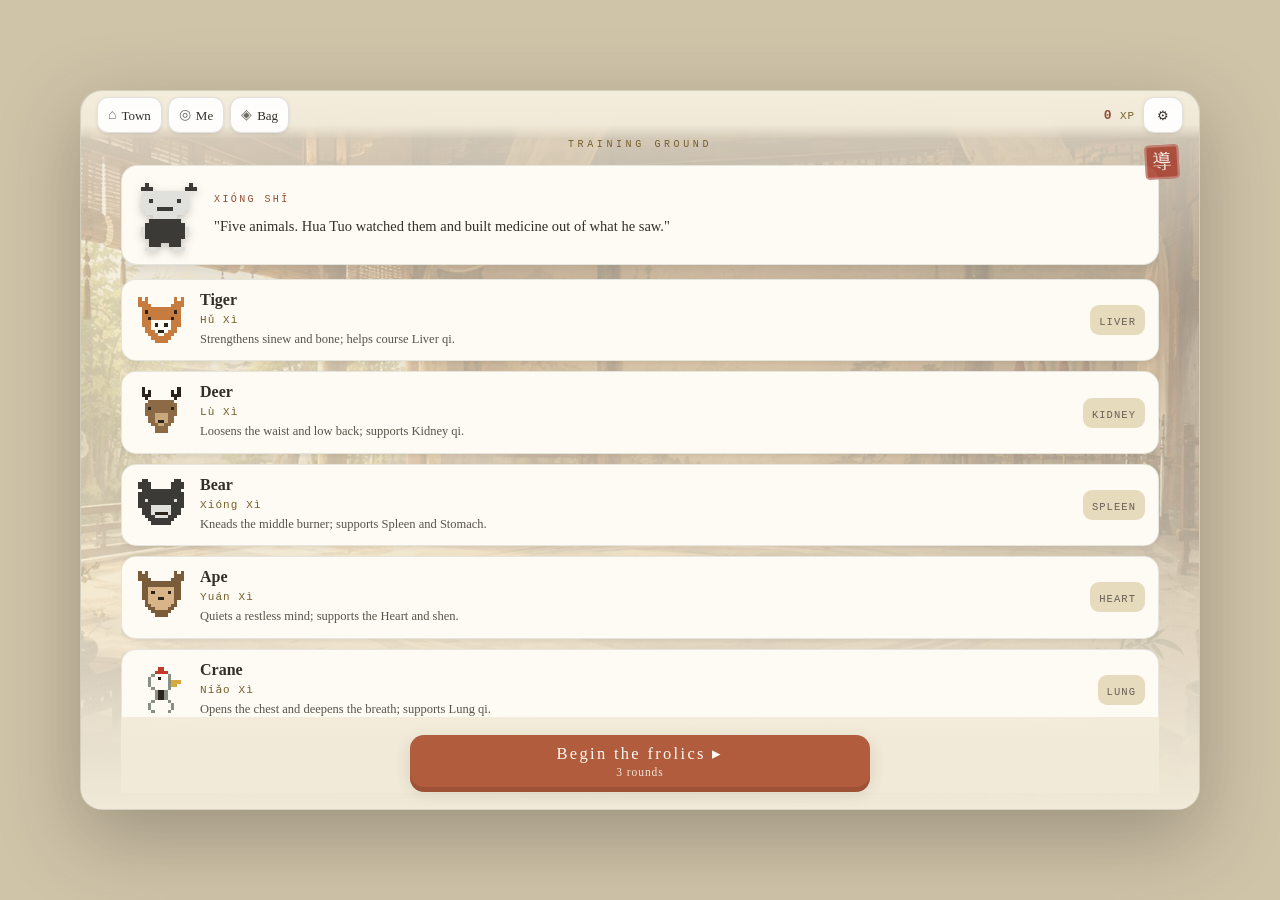
<file: wuqinxi.html>
<!DOCTYPE html>
<html lang="en">
<head>
<meta charset="UTF-8">
<meta name="viewport" content="width=device-width,initial-scale=1.0,viewport-fit=cover">
<!-- HTML must always be revalidated: assets are cache-busted with ?v=, but a
     stale index.html would keep serving the old ?v= and hide every fix. -->
<meta http-equiv="Cache-Control" content="no-cache, must-revalidate">
<meta http-equiv="Pragma" content="no-cache">
<meta name="theme-color" content="#F2EAD8">
<!-- bookmark / home-screen icon 書籤圖示 -->
<link rel="icon" href="favicon.ico" sizes="any">
<link rel="icon" type="image/png" sizes="32x32" href="art/icon-32.png">
<link rel="apple-touch-icon" sizes="180x180" href="art/icon-apple-180.png">
<link rel="manifest" href="site.webmanifest">
<meta name="apple-mobile-web-app-title" content="杏林行">
<meta name="apple-mobile-web-app-capable" content="yes">
<meta name="apple-mobile-web-app-status-bar-style" content="default">
<meta name="apple-mobile-web-app-capable" content="yes">
<title>Five Animal Frolics 五禽戲 · Apricot Grove</title>
<style>
:root{
  --paper:#F2EAD8;--paper2:#E7DBBE;--ink:#332F28;--ink-soft:#595349;--ink-faint:#676054;
  --sage:#7B8B6F;--sage-deep:#4E5D46;--terra:#B15C3D;--terra-deep:#9D5238;
  --gold:#B08D3E;--seal:#A63B2A;--white:#FDFBF4;
  /* text-safe tier: fills keep their colour, words get a darker one */
  --line:#9A9182;--gold-ink:#755E29;--terra-ink:#944D33;--sage-ink:#596450;--sky:#8A9BB0;
  --sh-s:0 2px 6px rgba(51,47,40,.1);--sh:0 5px 16px rgba(51,47,40,.14);--sh-l:0 12px 32px rgba(51,47,40,.2);
  --ease:cubic-bezier(.22,.9,.3,1);
}
*{margin:0;padding:0;box-sizing:border-box;-webkit-tap-highlight-color:transparent}
/* `hidden` must win. The UA stylesheet's [hidden]{display:none} loses to any
   author display rule, which is how a hidden plate rendered as an empty box. */
[hidden]{display:none !important}
html,body{height:100%}
body{font-family:"Songti TC","Noto Serif TC",Georgia,serif;background:#CFC3A8;color:var(--ink);
  display:flex;justify-content:center;overflow:hidden}
#app{position:relative;width:100%;max-width:440px;height:100svh;overflow:hidden;display:flex;flex-direction:column;
  background:radial-gradient(ellipse 130% 50% at 50% -6%,rgba(255,255,255,.5),transparent 62%),
    repeating-linear-gradient(0deg,transparent 0 3px,rgba(120,105,80,.028) 3px 4px),
    repeating-linear-gradient(90deg,transparent 0 3px,rgba(120,105,80,.028) 3px 4px),var(--paper);
  box-shadow:0 0 44px rgba(51,47,40,.36)}
.seal{position:absolute;right:13px;top:calc(11px + env(safe-area-inset-top));z-index:40;width:29px;height:29px;
  background:var(--seal);color:var(--white);display:flex;align-items:center;justify-content:center;font-size:16px;
  border-radius:4px;transform:rotate(-3deg);opacity:.85;box-shadow:inset 0 0 0 2px rgba(255,255,255,.3);pointer-events:none}
.langBtn{position:absolute;left:13px;top:calc(11px + env(safe-area-inset-top));z-index:40;background:var(--white);
  border:1.5px solid rgba(51,47,40,.14);border-radius:99px;padding:4px 11px;font-size:11px;font-family:inherit;
  color:var(--ink-soft);cursor:pointer}
.zh{display:block;font-size:.84em;color:var(--ink-soft);margin-top:4px;line-height:1.65}
body.nozh .zh{display:none !important}
.chapline{position:relative;z-index:5;text-align:center;font-family:"Courier New",monospace;font-size:10px;
  letter-spacing:.36em;color:var(--gold-ink);text-transform:uppercase;padding-top:calc(14px + env(safe-area-inset-top))}
.screen{position:absolute;inset:0;z-index:3;display:none;flex-direction:column;
  padding:calc(42px + env(safe-area-inset-top)) 20px calc(16px + env(safe-area-inset-bottom));overflow-y:auto;overscroll-behavior:contain;-webkit-overflow-scrolling:touch}
.screen.on{display:flex;animation:fade .42s var(--ease)}
@keyframes fade{from{opacity:0;transform:translateY(8px)}}

/* mentor */
.mrow{display:flex;gap:13px;align-items:center;background:var(--white);border:1.5px solid rgba(51,47,40,.11);
  border-radius:16px;padding:13px 15px;box-shadow:var(--sh);margin-bottom:14px}
.mrow canvas{image-rendering:pixelated;width:64px;height:72px;flex:none;filter:drop-shadow(0 3px 4px rgba(51,47,40,.26))}
.mrow .mt{flex:1;font-size:14.5px;line-height:1.75}
.mrow .mt .nm{font-family:"Courier New",monospace;font-size:10px;letter-spacing:.24em;color:var(--terra-ink);
  text-transform:uppercase;margin-bottom:5px}

/* learn cards */
.learn{flex:1;display:flex;flex-direction:column;justify-content:center;gap:10px}
.acard{display:flex;align-items:center;gap:13px;background:var(--white);border:1.5px solid rgba(51,47,40,.11);
  border-radius:15px;padding:11px 13px;box-shadow:var(--sh-s);opacity:0;transform:translateY(12px);
  animation:rise .5s var(--ease) forwards}
@keyframes rise{to{opacity:1;transform:none}}
.acard canvas{image-rendering:pixelated;width:52px;height:52px;flex:none}
.acard .ai{flex:1;min-width:0}
.acard .ai b{font-size:16px;display:block}
.acard .ai .py{font-family:"Courier New",monospace;font-size:11px;color:var(--gold-ink);letter-spacing:.1em}
.acard .ai small{display:block;font-size:12.5px;color:var(--ink-soft);line-height:1.55;margin-top:3px}
.organ{flex:none;background:var(--paper2);border-radius:9px;padding:6px 9px;text-align:center}
.organ b{display:block;font-size:15px;color:var(--sage-deep)}
.organ small{font-size:10.5px;font-family:"Courier New",monospace;color:var(--ink-faint);letter-spacing:.1em}

/* play area */
.srow{padding-right:40px;display:flex;justify-content:space-between;align-items:center;margin-bottom:8px}
.srow .rnd{font-family:"Courier New",monospace;font-size:11px;letter-spacing:.2em;color:var(--ink-faint)}
.srow .sc{font-family:"Courier New",monospace;font-size:15px;color:var(--terra-ink)}
.callout{text-align:center;font-size:17px;line-height:1.6;min-height:52px;margin-bottom:4px}
.callout small{display:block;font-size:12.5px;color:var(--ink-soft);margin-top:3px}

/* breath orb */
.breath{display:flex;flex-direction:column;align-items:center;gap:4px;margin:2px 0 10px}
.orb{width:54px;height:54px;border-radius:50%;border:2px solid var(--sky);
  background:radial-gradient(circle at 40% 35%,rgba(255,255,255,.9),rgba(138,155,176,.28));
  transform:scale(.72);transition:transform 1.6s var(--ease)}
.orb.in{transform:scale(1.12)}
.breath span{font-family:"Courier New",monospace;font-size:11px;letter-spacing:.12em;color:var(--ink-soft)}
.breath span b{color:var(--ink);letter-spacing:.06em;font-size:13px}
.phase{font-family:"Courier New",monospace;font-size:12px;letter-spacing:.3em;text-align:center;
  padding:7px 0;margin-bottom:6px;border-radius:9px;transition:.25s}
.phase.watch{background:rgba(124,143,160,.16);color:#5B6E86}
.phase.turn{background:rgba(194,109,78,.16);color:var(--terra-ink)}
.phase .zh{font-family:"Songti TC",serif;letter-spacing:.06em}
.howto{background:var(--white);border:1.5px solid rgba(51,47,40,.1);border-radius:15px;
  padding:14px 16px;margin-bottom:12px;font-size:13.5px;line-height:1.75;color:var(--ink-soft);
  box-shadow:var(--sh);text-align:left}
.howto b{color:var(--ink)}
.howto ol{margin:8px 0 0 18px;display:flex;flex-direction:column;gap:7px}
.howto li{padding-left:2px}

/* animal ring */
.ring{flex:1;display:flex;align-items:center;justify-content:center;min-height:0}
.grid5{display:grid;grid-template-columns:repeat(3,1fr);gap:11px;width:100%;max-width:330px}
.beast{position:relative;background:var(--white);border:2px solid rgba(51,47,40,.1);border-radius:17px;
  padding:9px 5px 7px;display:flex;flex-direction:column;align-items:center;gap:3px;cursor:pointer;
  box-shadow:var(--sh-s);font-family:inherit;transition:transform .18s var(--ease),box-shadow .18s,border-color .18s}
.beast canvas{image-rendering:pixelated;width:58px;height:58px;transition:transform .3s var(--ease)}
.beast b{font-size:14.5px}
.beast small{font-family:"Songti TC",serif;font-size:11px;letter-spacing:.04em;color:var(--ink-faint)}
.beast:active{transform:scale(.95)}
.beast.lit{border-color:var(--gold-ink);box-shadow:0 0 0 4px rgba(176,141,62,.2),var(--sh);transform:translateY(-4px)}
.beast.lit canvas{transform:scale(1.16)}
.beast.good{border-color:var(--sage-ink);box-shadow:0 0 0 4px rgba(123,139,111,.22),var(--sh)}
.beast.bad{border-color:var(--terra-ink);box-shadow:0 0 0 4px rgba(194,109,78,.2),var(--sh)}
.beast.dim{opacity:.4}
.beast .num{position:absolute;top:5px;right:7px;font-family:"Courier New",monospace;font-size:11px;
  color:var(--gold-ink);opacity:0;transition:opacity .2s}
.beast.numbered .num{opacity:1}

.dots{display:flex;justify-content:center;gap:6px;margin:9px 0 4px}
.dots i{width:9px;height:9px;border-radius:50%;background:rgba(51,47,40,.13)}
.dots i.done{background:var(--sage)}
.dots i.now{background:var(--terra);transform:scale(1.24)}
.dots i.miss{background:var(--terra);opacity:.35}

.fb{background:var(--white);border-left:4px solid var(--sage);border-radius:11px;padding:11px 13px;font-size:13.5px;
  line-height:1.7;box-shadow:var(--sh-s);color:var(--ink-soft);display:none;margin-top:8px}
.fb.on{display:block;animation:pop .35s var(--ease)}
@keyframes pop{from{transform:scale(.96);opacity:0}}
.fb b{color:var(--ink)}
.fb.warn{border-left-color:var(--terra-ink)}

.btn{width:100%;min-height:52px;border:none;border-radius:14px;cursor:pointer;font-family:inherit;font-size:16.5px;
  letter-spacing:.14em;background:var(--terra);color:var(--white);box-shadow:0 5px 0 var(--terra-deep),var(--sh);
  transition:transform .12s,box-shadow .12s;margin-top:10px}
.btn:active{transform:translateY(3px);box-shadow:0 2px 0 var(--terra-deep)}
.btn.ghost{background:var(--white);color:var(--ink);box-shadow:0 5px 0 rgba(51,47,40,.13),var(--sh)}
.btn.ghost:active{box-shadow:0 2px 0 rgba(51,47,40,.13)}
.btn small{display:block;font-size:11.5px;letter-spacing:.08em;opacity:.85;margin-top:2px}

/* result */
.res{margin:auto 0;text-align:center;display:flex;flex-direction:column;align-items:center;gap:9px}
.stars{font-size:40px;color:var(--gold-ink);letter-spacing:.14em}
.stars .off{opacity:.2}
.res h2{font-size:26px;letter-spacing:.13em}
.gain{background:var(--white);border:2px solid var(--sky);border-radius:16px;padding:13px 18px;box-shadow:var(--sh);max-width:320px}
.gain .rar{font-family:"Courier New",monospace;font-size:10px;letter-spacing:.26em;color:var(--sky)}
.gain h3{font-size:19px;margin:3px 0 4px}
.gain p{font-size:12.5px;color:var(--ink-soft);line-height:1.65}
.note{font-size:10.5px;color:var(--ink-faint);line-height:1.7;text-align:center;margin-top:8px}

/* ── the room this practice happens in ──
   Portrait plate on a phone, wide plate on a desktop: the same room, framed
   for the shape of the screen. A paper veil keeps every word legible over it. */
.roombg{position:absolute;inset:0;z-index:0;pointer-events:none;
  background:url("art/scene-hall.jpg") center 42%/cover no-repeat;opacity:.85}
.roombg::after{content:"";position:absolute;inset:0;
  background:linear-gradient(180deg,rgba(242,234,216,.86) 0%,rgba(242,234,216,.52) 30%,
    rgba(242,234,216,.62) 62%,rgba(242,234,216,.92) 88%,var(--paper) 100%)}
@media (min-width:900px){
  .roombg{background-image:url("art/scene-hall-wide.jpg")}
}
@media (prefers-reduced-motion:no-preference){
  .roombg{animation:roomIn 1.6s cubic-bezier(.22,.9,.3,1) forwards;transform:scale(1.04)}
  @keyframes roomIn{to{transform:scale(1)}}
}
</style>
<link rel="stylesheet" href="desktop.css?v=107">
<script src="state.js?v=107"></script>
<script src="data/herbs.js?v=107"></script>
<script src="hud.js?v=107"></script>
</head>
<body data-page="daoyin">
<div id="app">
  <div class="roombg" aria-hidden="true"></div>
  <div class="seal">導</div>
  <button class="langBtn" id="langBtn">中文 ON</button>
  <div class="chapline">Training Ground<span class="zh"> · 修煉場</span></div>

  <!-- 1 · INTRO -->
  <section class="screen on" id="s1">
    <div class="mrow">
      <canvas id="mc1" width="16" height="18"></canvas>
      <div class="mt"><div class="nm">Xióng Shī<span class="zh"> · 熊師</span></div>
        "Five animals. Hua Tuo watched them and built medicine out of what he saw."
        <span class="zh">「五種動物。華佗看著牠們，從中造出了一套醫術。」</span></div>
    </div>
    <div class="learn" id="learn"></div>
    <div class="howto">
      <b>How this works</b><span class="zh"> 玩法</span>
      <ol>
        <li>Master Xiong performs a sequence of animal forms — <b>watch which cards light up</b>.
          <span class="zh">熊師會示範一串動作，注意哪張卡亮起來。</span></li>
        <li>Then tap the same animals <b>in the same order</b>.
          <span class="zh">接著依照相同順序點出那些動物。</span></li>
        <li>Three rounds, each a little longer. Each animal trains one organ.
          <span class="zh">共三輪，一輪比一輪長。每一戲各養一臟。</span></li>
      </ol>
    </div>
    <button class="btn" id="go1">Begin the frolics ▸<small>3 rounds<span class="zh"> · 共三輪</span></small></button>
  </section>

  <!-- 2 · SEQUENCE -->
  <section class="screen" id="s2">
    <div class="srow"><span class="rnd" id="r2">SEQUENCE 1 / 3</span><span class="sc" id="sc2">0</span></div>
    <div class="callout" id="call2"></div>
    <div class="phase watch" id="phase2">WATCH<span class="zh"> 看示範</span></div>
    <div class="breath"><div class="orb" id="orb"></div><span id="brText">get ready</span></div>
    <div class="dots" id="dots2"></div>
    <div class="ring"><div class="grid5" id="grid2"></div></div>
    <div class="fb" id="fb2"></div>
    <div id="btn2"></div>
  </section>

  <!-- 3 · MATCH -->
  <section class="screen" id="s3">
    <div class="srow"><span class="rnd" id="r3">PAIRING 1 / 5</span><span class="sc" id="sc3">0</span></div>
    <div class="callout" id="call3"></div>
    <div class="ring"><div class="grid5" id="grid3"></div></div>
    <div class="fb" id="fb3"></div>
    <div id="btn3"></div>
  </section>

  <!-- 4 · RESULT -->
  <section class="screen" id="s4">
    <div class="res">
      <div class="stars" id="stars">★★★</div>
      <h2 id="rTitle"></h2>
      <p style="font-size:14.5px;line-height:1.8" id="rText"></p>
      <div class="gain">
        <div class="rar">TECHNIQUE CARD<span class="zh"> · 心法</span></div>
        <h3>Movement Opens the Channel<span class="zh"> 導引通經</span></h3>
        <p>In TCM, gentle repeated movement is one of the oldest ways to move qi and blood — care taken before illness arrives.
          <span class="zh">中醫認為，柔和而反覆的動作是行氣活血最古老的方法之一——病未至而先養。</span></p>
      </div>
      <button class="btn" id="again">Practise again<span class="zh"> 再練一輪</span></button>
      <button class="btn ghost" id="back">Back to town<span class="zh"> 回小鎮</span></button>
      <p class="note">Educational game · gentle exercise information, not medical advice</p>
    </div>
  </section>
</div>

<script>
/* ═════ palette + sprites ═════ */
const P={K:"#2B241C",O:"#C77B3E",W:"#FDFBF4",D:"#8B6A45",L:"#C9A87C",Z:"#3C3A36",E:"#E0E0DC",
         M:"#7A5C3A",N:"#D9B489",R:"#C0392B",Y:"#D6A93C",A:"#8A8F86",B:"#2B241C",G:"#6E8B57",C:"#EFD9AE",Q:"#E8A08C",F:"#F0CDA8",H:"#3A2E24"};
const A16={
 tiger:[
 "................",".O.O........O.O.",".OOO........OOO.",".OOOO......OOOO.","..OOOOOOOOOOOO..",
 "..OKOOOOOOOOKO..","..OOOOOOOOOOOO..","..OOKOOOOOOKOO..","..OOOWWWWWWOOO..","..OOOWKWWKWOOO..",
 "...OOWWWWWWOO...","...OOOWKKWOOO...","....OOOWWOOO....",".....OOOOOO.....","......OOOO......","................"],
 deer:[
 "..K..........K..","..K.K......K.K..","..KKK......KKK..","...K........K...","....DDDDDDDD....",
 "...DDDDDDDDDD...","...DKDDDDDDKD...","...DDDDDDDDDD...","...DDDLLLLDDD...","....DDLLLLDD....",
 "....DDLKKLDD....",".....DDLLDD.....","......DDDD......","......DDDD......","................","................"],
 bear:[
 "..ZZ........ZZ..",".ZZZZ......ZZZZ.",".ZZZZ......ZZZZ.","..ZZZZZZZZZZZZ..",".ZZZZZZZZZZZZZZ.",
 ".ZZZZZZZZZZZZZZ.",".ZZEZZZZZZZZEZZ.",".ZZZZZZZZZZZZZZ.",".ZZZZEEEEEEZZZZ.","..ZZZEEEEEEZZZ..",
 "..ZZZEKKKKEZZZ..","...ZZZEEEEZZZ...","....ZZZZZZZZ....",".....ZZZZZZ.....","................","................"],
 ape:[
 ".M.M........M.M.",".MMM........MMM.",".MMMM......MMMM.","..MMMMMMMMMMMM..","..MMMMMMMMMMMM..",
 "..MMNNNNNNNNMM..","..MMNKNNNNKNMM..","..MMNNNNNNNNMM..","..MMNNNKKNNNMM..","...MNNNNNNNNM...",
 "...MMNNNNNNMM...","....MMNNNNMM....",".....MMMMMM.....","......MMMM......","................","................"],
 crane:[
 "................",".......RR.......","......RRRR......",".....AWWWWA.....","....AWWKWWA.....",
 "....AWWWWWAYYY..","....AWWWWWAYY...",".....AWWWWA.....","......ABBA......","......ABBA......",
 "......ABBA......",".....AWWWWA.....","....AWWWWWWA....","....AWWWWWWA....",".....AWWWWA.....","................"]
};
const XIONG=[
 "..Z..........Z..",".ZZZ........ZZZ.","..EEEEEEEEEE....",".EEEEEEEEEEEE...",".EEZEEEEEEZEE...",
 ".EEEEEEEEEEEE...",".EEEEZZZZEEEE...","..EEEEEEEEEE....","....EEEEEE......","...ZZZZZZZZ.....",
 "..ZZZZZZZZZZ....",".EZZZZZZZZZZE...",".EZZZZZZZZZZE...","..ZZZZZZZZZZ....","...ZZZZZZZZ.....",
 "...ZZZ..ZZZ.....","..EEE....EEE....","................"];
function paint(cv,grid,size){const x=cv.getContext("2d");x.clearRect(0,0,size,grid.length);
  grid.forEach((row,y)=>[...row].forEach((c,i)=>{if(P[c]){x.fillStyle=P[c];x.fillRect(i,y,1,1)}}))}
function paintBob(cv,grid,bob){const x=cv.getContext("2d");x.clearRect(0,0,16,18);
  grid.forEach((row,y)=>[...row].forEach((c,i)=>{if(P[c]){x.fillStyle=P[c];x.fillRect(i,Math.min(y+(bob?1:0),17),1,1)}}))}

/* ═════ data ═════ */
const BEASTS=[
 {k:"tiger",zh:"虎戲",py:"Hǔ Xì",en:"Tiger",organ:"肝",organEn:"LIVER",
  move:"Tiger Lift · Tiger Pounce 虎舉·虎撲",
  good:"Strengthens sinew and bone; helps course Liver qi.",goodZh:"強筋壯骨，助疏肝理氣。",
  cue:"Symptoms of tightness — stiff sinews, a chest that will not loosen, temper rising.",cueZh:"筋緊、胸悶難舒、易怒。"},
 {k:"deer",zh:"鹿戲",py:"Lù Xì",en:"Deer",organ:"腎",organEn:"KIDNEY",
  move:"Deer Butt · Deer Run 鹿抵·鹿奔",
  good:"Loosens the waist and low back; supports Kidney qi.",goodZh:"活腰壯腎，鬆解腰背。",
  cue:"A weak, cold, aching low back and knees that give way.",cueZh:"腰膝痠軟、畏寒無力。"},
 {k:"bear",zh:"熊戲",py:"Xióng Xì",en:"Bear",organ:"脾",organEn:"SPLEEN",
  move:"Bear Sway · Bear Amble 熊運·熊晃",
  good:"Kneads the middle burner; supports Spleen and Stomach.",goodZh:"運化中焦，健脾和胃。",
  cue:"Heavy limbs, bloating after meals, poor appetite.",cueZh:"肢體困重、飯後腹脹、納差。"},
 {k:"ape",zh:"猿戲",py:"Yuán Xì",en:"Ape",organ:"心",organEn:"HEART",
  move:"Ape Lift · Ape Pick 猿提·猿摘",
  good:"Quiets a restless mind; supports the Heart and shen.",goodZh:"養心安神，斂躁定志。",
  cue:"A racing mind at night, palpitations, restless sleep.",cueZh:"心悸、思緒紛亂、睡不安穩。"},
 {k:"crane",zh:"鳥戲",py:"Niǎo Xì",en:"Crane",organ:"肺",organEn:"LUNG",
  move:"Bird Stretch · Bird Fly 鳥伸·鳥飛",
  good:"Opens the chest and deepens the breath; supports Lung qi.",goodZh:"寬胸理氣，補肺深息。",
  cue:"Shallow breathing, a tight chest, catching colds easily.",cueZh:"呼吸淺短、胸悶、易感冒。"}
];
const $=id=>document.getElementById(id);
const S=AG.state, save=AG.save;
AG.bindLangButton($("langBtn"));
function go(id){document.querySelectorAll(".screen").forEach(s=>s.classList.remove("on"));$(id).classList.add("on")}
let bob=false;setInterval(()=>{bob=!bob;paintBob($("mc1"),XIONG,bob)},600);paintBob($("mc1"),XIONG,false);

/* ═════ 1 · learn ═════ */
$("learn").innerHTML=BEASTS.map((b,i)=>`
  <div class="acard" style="animation-delay:${.05+i*.08}s">
    <canvas width="16" height="16"></canvas>
    <div class="ai"><b>${b.en}<span class="zh"> ${b.zh}</span></b><span class="py">${b.py}</span>
      <small>${b.good}<span class="zh">${b.goodZh}</span></small></div>
    <div class="organ"><b class="zh">${b.organ}</b><small>${b.organEn}</small></div>
  </div>`).join("");
$("learn").querySelectorAll("canvas").forEach((cv,i)=>paint(cv,A16[BEASTS[i].k],16));
$("go1").onclick=()=>startSeq();

/* ═════ shared grid builder ═════ */
function buildGrid(el,onTap){
  el.innerHTML=BEASTS.map((b,i)=>`
    <button class="beast" data-i="${i}"><span class="num"></span>
      <canvas width="16" height="16"></canvas><b>${b.en}</b><small class="zh">${b.zh}</small></button>`).join("");
  el.querySelectorAll("canvas").forEach((cv,i)=>paint(cv,A16[BEASTS[i].k],16));
  el.querySelectorAll(".beast").forEach(b=>b.onclick=()=>onTap(+b.dataset.i,b));
  return [...el.querySelectorAll(".beast")];
}
const wait=ms=>new Promise(r=>setTimeout(r,ms));

/* ═════ 2 · sequence ═════ */
const LENS=[3,4,5];
let seq=null,cells2=[],score=0;
function startSeq(){
  score=0;$("sc2").textContent="0";
  seq={round:0};cells2=buildGrid($("grid2"),tapSeq);
  go("s2");runRound();
}
async function runRound(){
  const n=LENS[seq.round];
  seq.list=Array.from({length:n},()=>Math.floor(Math.random()*5));
  seq.at=0;seq.locked=true;seq.miss=false;
  $("r2").textContent=`SEQUENCE ${seq.round+1} / ${LENS.length}`;
  $("fb2").className="fb";$("btn2").innerHTML="";
  $("phase2").className="phase watch";
  $("phase2").innerHTML='WATCH<span class="zh"> 看示範</span>';
  $("call2").innerHTML=`Watch which cards light up — ${n} in a row.<small class="zh">注意哪幾張卡亮起，共 ${n} 個</small>`;
  $("dots2").innerHTML=seq.list.map(()=>"<i></i>").join("");
  cells2.forEach(c=>c.className="beast dim");
  await wait(700);
  for(let i=0;i<seq.list.length;i++){
    const c=cells2[seq.list[i]];
    const bst=BEASTS[seq.list[i]];
    $("orb").classList.add("in");
    $("brText").innerHTML=`${i+1} / ${seq.list.length} \u00b7 <b>${bst.en}</b><span class="zh"> ${bst.zh}</span>`;
    c.classList.remove("dim");c.classList.add("lit");
    await wait(660);
    c.classList.remove("lit");c.classList.add("dim");
    $("orb").classList.remove("in");
    await wait(400);
  }
  $("phase2").className="phase turn";
  $("phase2").innerHTML='YOUR TURN<span class="zh"> 換你</span>';
  $("brText").innerHTML='tap them in order<span class="zh"> 依序點出</span>';
  cells2.forEach(c=>c.className="beast");
  $("call2").innerHTML=`Now tap the same animals, in the same order.<small class="zh">依照剛才的順序，點出同樣的動物</small>`;
  [...$("dots2").children].forEach((d,i)=>d.className=i===0?"now":"");
  seq.locked=false;
}
function tapSeq(i,btn){
  if(!seq||seq.locked)return;
  const want=seq.list[seq.at];
  const dots=[...$("dots2").children];
  if(i===want){
    btn.classList.add("good");setTimeout(()=>btn.classList.remove("good"),320);
    dots[seq.at].className="done";seq.at++;
    if(seq.at<seq.list.length)dots[seq.at].className="now";
    else finishRound(true);
  }else{
    btn.classList.add("bad");setTimeout(()=>btn.classList.remove("bad"),380);
    dots[seq.at].className="miss";seq.miss=true;
    seq.locked=true;
    const b=BEASTS[want];
    $("fb2").className="fb on warn";
    $("fb2").innerHTML=`The next one was <b>${b.en}<span class="zh"> ${b.zh}</span></b> — ${b.move}.<br>${b.good}`+(S.zh?`<span class="zh">${b.goodZh}</span>`:"");
    setTimeout(()=>finishRound(false),1100);
  }
}
function finishRound(clean){
  seq.locked=true;
  const pts=clean?25:10;score+=pts;$("sc2").textContent=score;
  if(clean){$("fb2").className="fb on";
    $("fb2").innerHTML=`<b>Whole set, in order.</b> +${pts}`+(S.zh?'<span class="zh"><b>整套順序無誤。</b></span>':"")}
  seq.round++;
  const last=seq.round>=LENS.length;
  $("btn2").innerHTML=`<button class="btn" id="nx2">${last?"Pairing practice ▸":"Next set ▸"}</button>`;
  $("nx2").onclick=()=>last?startMatch():runRound();
}

/* ═════ 3 · organ pairing ═════ */
let mt=null,cells3=[];
function startMatch(){
  mt={i:0,order:[...Array(5).keys()].sort(()=>Math.random()-.5),done:false};
  cells3=buildGrid($("grid3"),tapMatch);
  $("sc3").textContent=score;go("s3");renderMatch();
}
function renderMatch(){
  const b=BEASTS[mt.order[mt.i]];
  $("r3").textContent=`PAIRING ${mt.i+1} / 5`;
  $("call3").innerHTML=`A patient tells you:<br>"${b.cue}"<small>${S.zh?b.cueZh+"　·　":""}Which frolic would you teach?</small>`;
  $("fb3").className="fb";$("btn3").innerHTML="";
  cells3.forEach(c=>c.className="beast");mt.done=false;
}
function tapMatch(i,btn){
  if(!mt||mt.done)return;
  const want=mt.order[mt.i],b=BEASTS[want];
  mt.done=true;
  const ok=i===want;
  if(ok){score+=15;btn.classList.add("good")}
  else{score+=4;btn.classList.add("bad");cells3[want].classList.add("good")}
  $("sc3").textContent=score;
  $("fb3").className="fb on"+(ok?"":" warn");
  $("fb3").innerHTML=`<b>${b.en}<span class="zh"> ${b.zh}</span> → <span class="zh">${b.organ} </span>${b.organEn}</b><br>${b.move}<br>${b.good}`
    +(S.zh?`<span class="zh">${b.goodZh}</span>`:"");
  const last=mt.i===4;
  $("btn3").innerHTML=`<button class="btn" id="nx3">${last?"Finish ▸":"Next ▸"}</button>`;
  $("nx3").onclick=()=>{if(last)result();else{mt.i++;renderMatch()}};
}

/* ═════ 4 · result ═════ */
function result(){
  const max=25*3+15*5;// 150
  const pct=score/max,n=pct>=.85?3:pct>=.6?2:1;
  $("stars").innerHTML="★".repeat(n)+`<span class="off">${"★".repeat(3-n)}</span>`;
  $("rTitle").textContent=n===3?"The Body Remembers":n===2?"Steady Practice":"Keep Moving";
  AG.complete({activity:"train_wuqinxi",completed:true,score:score,stars:n,
    xpEarned:score, skillXp:{daoyin:20+n*18}});
  $("rText").innerHTML=
    (n===3?'<b>Master Xiong:</b> "You did not think about the order. That is the point — the body learned it, not the head."'
     :'<b>Master Xiong:</b> "Again tomorrow. These animals are patient; so should you be."')
    +(S.zh?(n===3?'<span class="zh"><b>熊師：</b>「你沒有去想順序。這就對了——記住的是身體，不是腦袋。」</span>'
                 :'<span class="zh"><b>熊師：</b>「明天再來一次。這些禽獸有的是耐心，你也該有。」</span>'):"")
    +`<br><br><span style="font-family:'Courier New',monospace;color:var(--terra-ink);font-size:13.5px">Score ${score} / ${max} · Cultivation 導引 ${S.stats.daoyin}/4</span>`;
  go("s4");
}
$("again").onclick=()=>location.reload();
$("back").onclick=()=>location.href="index.html";
</script>
<!-- Cloudflare Web Analytics — cookieless, no personal data, ~2KB.
     Counts visits and pages so we can see whether anyone is playing and where
     they stop. It identifies no one: there are no accounts on this site and
     progress never leaves the player's own browser. The token is public by
     design — it appears in the page source of every site that uses it. -->
<script>
/* Injected only on the live host. Opened from file:// or localhost — the test
   suite, a local copy — the request would fail slowly on every page load AND
   count our own page loads as visitors, so it is simply never created there. */
(function () {
  var h = location.hostname;
  if (!/^https?:$/.test(location.protocol)) return;
  if (h === "localhost" || h === "127.0.0.1" || h === "") return;
  var s = document.createElement("script");
  s.type = "module";
  s.defer = true;
  s.src = "https://static.cloudflareinsights.com/beacon.min.js";
  s.setAttribute("data-cf-beacon", '{"token": "638c70912f564e788ffa919d304e9166"}');
  document.body.appendChild(s);
})();
</script>
</body>
</html>
</file>
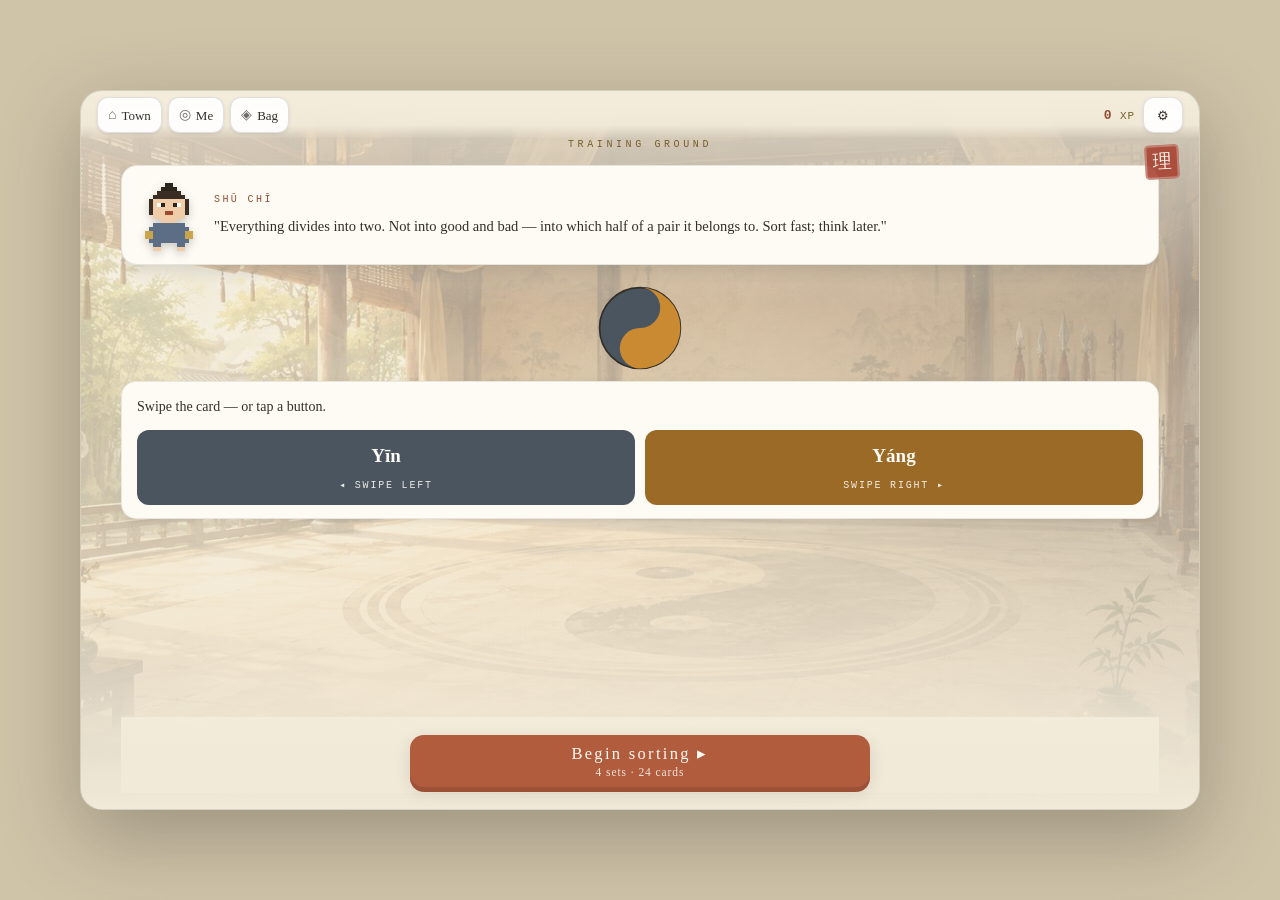
<file: yinyang.html>
<!DOCTYPE html>
<html lang="en">
<head>
<meta charset="UTF-8">
<meta name="viewport" content="width=device-width,initial-scale=1.0,viewport-fit=cover">
<!-- HTML must always be revalidated: assets are cache-busted with ?v=, but a
     stale index.html would keep serving the old ?v= and hide every fix. -->
<meta http-equiv="Cache-Control" content="no-cache, must-revalidate">
<meta http-equiv="Pragma" content="no-cache">
<meta name="theme-color" content="#F2EAD8">
<!-- bookmark / home-screen icon 書籤圖示 -->
<link rel="icon" href="favicon.ico" sizes="any">
<link rel="icon" type="image/png" sizes="32x32" href="art/icon-32.png">
<link rel="apple-touch-icon" sizes="180x180" href="art/icon-apple-180.png">
<link rel="manifest" href="site.webmanifest">
<meta name="apple-mobile-web-app-title" content="杏林行">
<meta name="apple-mobile-web-app-capable" content="yes">
<meta name="apple-mobile-web-app-status-bar-style" content="default">
<meta name="apple-mobile-web-app-capable" content="yes">
<title>Yin or Yang 陰陽滑卡 · Apricot Grove</title>
<style>
:root{
  --paper:#F2EAD8;--paper2:#E7DBBE;--ink:#332F28;--ink-soft:#595349;--ink-faint:#676054;
  --sage:#7B8B6F;--sage-deep:#4E5D46;--terra:#B15C3D;--terra-deep:#9D5238;
  --gold:#B08D3E;--seal:#A63B2A;--white:#FDFBF4;
  /* text-safe tier: fills keep their colour, words get a darker one */
  --line:#9A9182;--gold-ink:#755E29;--terra-ink:#944D33;--sage-ink:#596450;
  --yin:#4A5560;--yang:#9A6A26;
  --sh-s:0 2px 6px rgba(51,47,40,.1);--sh:0 5px 16px rgba(51,47,40,.14);--sh-l:0 14px 34px rgba(51,47,40,.22);
  --ease:cubic-bezier(.22,.9,.3,1);
}
*{margin:0;padding:0;box-sizing:border-box;-webkit-tap-highlight-color:transparent}
/* `hidden` must win. The UA stylesheet's [hidden]{display:none} loses to any
   author display rule, which is how a hidden plate rendered as an empty box. */
[hidden]{display:none !important}
html,body{height:100%}
body{font-family:"Songti TC","Noto Serif TC",Georgia,serif;background:#CFC3A8;color:var(--ink);
  display:flex;justify-content:center;overflow:hidden}
#app{position:relative;width:100%;max-width:440px;height:100svh;overflow:hidden;display:flex;flex-direction:column;
  background:radial-gradient(ellipse 130% 50% at 50% -6%,rgba(255,255,255,.5),transparent 62%),
    repeating-linear-gradient(0deg,transparent 0 3px,rgba(120,105,80,.028) 3px 4px),
    repeating-linear-gradient(90deg,transparent 0 3px,rgba(120,105,80,.028) 3px 4px),var(--paper);
  box-shadow:0 0 44px rgba(51,47,40,.36)}
.seal{position:absolute;right:13px;top:calc(11px + env(safe-area-inset-top));z-index:40;width:29px;height:29px;
  background:var(--seal);color:var(--white);display:flex;align-items:center;justify-content:center;font-size:16px;
  border-radius:4px;transform:rotate(-3deg);opacity:.85;box-shadow:inset 0 0 0 2px rgba(255,255,255,.3);pointer-events:none}
.langBtn{position:absolute;left:13px;top:calc(11px + env(safe-area-inset-top));z-index:40;background:var(--white);
  border:1.5px solid rgba(51,47,40,.14);border-radius:99px;padding:4px 11px;font-size:11px;font-family:inherit;
  color:var(--ink-soft);cursor:pointer}
.zh{display:block;font-size:.84em;color:var(--ink-soft);margin-top:4px;line-height:1.65}
body.nozh .zh{display:none !important}
.chapline{position:relative;z-index:5;text-align:center;font-family:"Courier New",monospace;font-size:10px;
  letter-spacing:.36em;color:var(--gold-ink);text-transform:uppercase;padding-top:calc(14px + env(safe-area-inset-top))}
.screen{position:absolute;inset:0;z-index:3;display:none;flex-direction:column;
  padding:calc(42px + env(safe-area-inset-top)) 20px calc(16px + env(safe-area-inset-bottom));overflow-y:auto;overscroll-behavior:contain;-webkit-overflow-scrolling:touch}
.screen.on{display:flex;animation:fade .42s var(--ease)}
@keyframes fade{from{opacity:0;transform:translateY(8px)}}

/* mentor */
.mrow{display:flex;gap:13px;align-items:center;background:var(--white);border:1.5px solid rgba(51,47,40,.11);
  border-radius:16px;padding:13px 15px;box-shadow:var(--sh);margin-bottom:14px}
.mrow canvas{image-rendering:pixelated;width:64px;height:72px;flex:none;filter:drop-shadow(0 3px 4px rgba(51,47,40,.24))}
.mrow .mt{flex:1;font-size:14.5px;line-height:1.75}
.mrow .mt .nm{font-family:"Courier New",monospace;font-size:10px;letter-spacing:.24em;color:var(--terra-ink);
  text-transform:uppercase;margin-bottom:5px}

/* taiji */
.taiji{display:block;margin:6px auto 10px;animation:spin 26s linear infinite}
@keyframes spin{to{transform:rotate(360deg)}}
@media (prefers-reduced-motion:reduce){.taiji{animation:none}}

.howto{background:var(--white);border:1.5px solid rgba(51,47,40,.1);border-radius:15px;padding:13px 15px;
  box-shadow:var(--sh-s);font-size:14px;line-height:1.75}
.howto .pair{display:flex;gap:10px;margin-top:10px}
.howto .half{flex:1;border-radius:12px;padding:9px;text-align:center;color:var(--white)}
.howto .half.y{background:var(--yin)}
.howto .half.g{background:var(--yang)}
.howto .half b{display:block;font-size:19px}
.howto .half small{font-family:"Courier New",monospace;font-size:10px;letter-spacing:.18em;opacity:.9}

/* play */
.srow{padding-right:40px;display:flex;justify-content:space-between;align-items:center;margin-bottom:6px}
.srow .rnd{font-family:"Courier New",monospace;font-size:11px;letter-spacing:.18em;color:var(--ink-faint)}
.srow .sc{font-family:"Courier New",monospace;font-size:15px;color:var(--terra-ink)}
.setname{text-align:center;font-size:13px;color:var(--ink-soft);letter-spacing:.1em;margin-bottom:6px}
.bar{height:5px;border-radius:3px;background:rgba(51,47,40,.1);overflow:hidden;margin-bottom:10px}
.bar i{display:block;height:100%;background:linear-gradient(90deg,var(--yin),var(--yang));width:0;transition:width .4s var(--ease)}

.stage{position:relative;flex:1;min-height:0;display:flex;align-items:center;justify-content:center}
.side{position:absolute;top:50%;transform:translateY(-50%);font-family:"Courier New",monospace;font-size:12px;
  letter-spacing:.22em;color:var(--ink-faint);opacity:.55;pointer-events:none;text-align:center;line-height:1.8}
.side.l{left:-2px}.side.r{right:-2px}
.side b{display:block;font-family:"Courier New",monospace;font-size:15px;letter-spacing:.16em}
.side.l b{color:var(--yin)}.side.r b{color:var(--yang)}

.card{position:absolute;width:min(74%,250px);min-height:216px;background:var(--white);border-radius:22px;
  border:1.5px solid rgba(51,47,40,.1);box-shadow:var(--sh-l);display:flex;flex-direction:column;
  align-items:center;justify-content:center;gap:5px;padding:20px 16px;cursor:grab;touch-action:none;
  transition:transform .4s var(--ease),opacity .35s}
.card.back{transform:scale(.93) translateY(12px);opacity:.55;box-shadow:var(--sh);z-index:1}
.card.front{z-index:3}
.card.dragging{transition:none;cursor:grabbing}
.card .cat{font-family:"Courier New",monospace;font-size:10.5px;letter-spacing:.26em;color:var(--gold-ink);text-transform:uppercase}
.card .zhbig{font-size:40px;letter-spacing:.06em;line-height:1.2}
.card .enb{font-size:15px;color:var(--ink-soft);text-align:center;line-height:1.5}
.card .py{font-family:"Courier New",monospace;font-size:11px;color:var(--gold-ink);letter-spacing:.08em}
.stamp{position:absolute;top:16px;font-family:"Courier New",monospace;font-size:15px;letter-spacing:.2em;
  border:2.5px solid;border-radius:8px;padding:3px 9px;opacity:0;transition:opacity .12s}
.stamp.l{left:14px;transform:rotate(-13deg);color:var(--yin);border-color:var(--yin)}
.stamp.r{right:14px;transform:rotate(13deg);color:var(--yang);border-color:var(--yang)}

.btnsrow{display:flex;gap:11px;margin-top:12px}
.swipeBtn{flex:1;min-height:56px;border:none;border-radius:15px;cursor:pointer;font-family:inherit;font-size:19px;
  color:var(--white);letter-spacing:.14em;transition:transform .12s}
.swipeBtn small{display:block;font-family:"Songti TC",serif;font-size:14px;letter-spacing:.1em;opacity:.9;margin-top:1px}
.swipeBtn.yin{background:var(--yin);box-shadow:0 5px 0 #333c45}
.swipeBtn.yang{background:var(--yang);box-shadow:0 5px 0 #6F4C1B}
.swipeBtn:active{transform:translateY(3px)}
.swipeBtn.yin:active{box-shadow:0 2px 0 #333c45}
.swipeBtn.yang:active{box-shadow:0 2px 0 #6F4C1B}

.fb{background:var(--white);border-left:4px solid var(--sage);border-radius:11px;padding:11px 13px;font-size:13.5px;
  line-height:1.7;box-shadow:var(--sh-s);color:var(--ink-soft);margin-top:9px;min-height:46px;display:flex;align-items:center}
.fb b{color:var(--ink)}
.fb.warn{border-left-color:var(--terra-ink)}
.fb.idle{opacity:.55;justify-content:center;font-size:12.5px}

.btn{width:100%;min-height:52px;border:none;border-radius:14px;cursor:pointer;font-family:inherit;font-size:16.5px;
  letter-spacing:.14em;background:var(--terra);color:var(--white);box-shadow:0 5px 0 var(--terra-deep),var(--sh);
  transition:transform .12s,box-shadow .12s;margin-top:10px}
.btn:active{transform:translateY(3px);box-shadow:0 2px 0 var(--terra-deep)}
.btn.ghost{background:var(--white);color:var(--ink);box-shadow:0 5px 0 rgba(51,47,40,.13),var(--sh)}
.btn small{display:block;font-size:11.5px;letter-spacing:.08em;opacity:.85;margin-top:2px}

.res{margin:auto 0;text-align:center;display:flex;flex-direction:column;align-items:center;gap:9px}
.stars{font-size:40px;color:var(--gold-ink);letter-spacing:.14em}
.stars .off{opacity:.2}
.res h2{font-size:26px;letter-spacing:.13em}
.gain{background:var(--white);border:2px solid var(--gold);border-radius:16px;padding:13px 18px;box-shadow:var(--sh);max-width:320px}
.gain .rar{font-family:"Courier New",monospace;font-size:10px;letter-spacing:.26em;color:var(--gold-ink)}
.gain h3{font-size:19px;margin:3px 0 4px}
.gain p{font-size:12.5px;color:var(--ink-soft);line-height:1.65}
.missed{background:rgba(255,255,255,.6);border:1px dashed rgba(51,47,40,.22);border-radius:12px;padding:10px 12px;
  max-width:330px;text-align:left;font-size:12.5px;line-height:1.7;color:var(--ink-soft)}
.missed h4{font-family:"Courier New",monospace;font-size:10px;letter-spacing:.24em;color:var(--terra-ink);margin-bottom:5px}
.note{font-size:10.5px;color:var(--ink-faint);line-height:1.7;text-align:center;margin-top:8px}

/* ── the room this practice happens in ──
   Portrait plate on a phone, wide plate on a desktop: the same room, framed
   for the shape of the screen. A paper veil keeps every word legible over it. */
.roombg{position:absolute;inset:0;z-index:0;pointer-events:none;
  background:url("art/scene-hall.jpg") center 58%/cover no-repeat;opacity:.85}
.roombg::after{content:"";position:absolute;inset:0;
  background:linear-gradient(180deg,rgba(242,234,216,.86) 0%,rgba(242,234,216,.52) 30%,
    rgba(242,234,216,.62) 62%,rgba(242,234,216,.92) 88%,var(--paper) 100%)}
@media (min-width:900px){
  .roombg{background-image:url("art/scene-hall-wide.jpg")}
}
@media (prefers-reduced-motion:no-preference){
  .roombg{animation:roomIn 1.6s cubic-bezier(.22,.9,.3,1) forwards;transform:scale(1.04)}
  @keyframes roomIn{to{transform:scale(1)}}
}
</style>
<link rel="stylesheet" href="desktop.css?v=107">
<script src="state.js?v=107"></script>
<script src="data/herbs.js?v=107"></script>
<script src="hud.js?v=107"></script>
</head>
<body data-page="yinyang">
<div id="app">
  <div class="roombg" aria-hidden="true"></div>
  <div class="seal">理</div>
  <button class="langBtn" id="langBtn">中文 ON</button>
  <div class="chapline">Training Ground<span class="zh"> · 修煉場</span></div>

  <!-- 1 · INTRO -->
  <section class="screen on" id="s1">
    <div class="mrow">
      <canvas id="mc" width="16" height="18"></canvas>
      <div class="mt"><div class="nm">Shū Chī<span class="zh"> · 書癡</span></div>
        "Everything divides into two. Not into good and bad — into which half of a pair it belongs to. Sort fast; think later."
        <span class="zh">「萬物分為二。不是分好壞，是分它屬於哪一半。先分得快，再想得深。」</span></div>
    </div>
    <svg class="taiji" width="86" height="86" viewBox="0 0 100 100">
      <circle cx="50" cy="50" r="47" fill="#4A5560" stroke="#332F28" stroke-width="2"/>
      <path d="M50 3 A47 47 0 0 1 50 97 A23.5 23.5 0 0 1 50 50 A23.5 23.5 0 0 0 50 3" fill="#C98A32"/>
      <circle cx="50" cy="26.5" r="7" fill="#4A5560"/>
      <circle cx="50" cy="73.5" r="7" fill="#C98A32"/>
    </svg>
    <div class="howto">
      Swipe the card — or tap a button.<span class="zh">滑動卡片，或直接按下方按鈕。</span>
      <div class="pair">
        <div class="half y"><b>Yīn<span class="zh"> 陰</span></b><small>◂ SWIPE LEFT</small></div>
        <div class="half g"><b>Yáng<span class="zh"> 陽</span></b><small>SWIPE RIGHT ▸</small></div>
      </div>
    </div>
    <button class="btn" id="go">Begin sorting ▸<small>4 sets · 24 cards</small></button>
  </section>

  <!-- 2 · PLAY -->
  <section class="screen" id="s2">
    <div class="srow"><span class="rnd" id="rnd">SET 1 / 4</span><span class="sc" id="sc">0</span></div>
    <div class="setname" id="setname"></div>
    <div class="bar"><i id="barfill"></i></div>
    <div class="stage" id="stage">
      <div class="side l"><b>YIN</b><span class="zh">陰</span> ◂</div>
      <div class="side r"><b>YANG</b>▸ <span class="zh">陽</span></div>
    </div>
    <div class="fb idle" id="fb">Sort by nature, not by value — neither half is better.</div>
    <div class="btnsrow">
      <button class="swipeBtn yin" id="bYin">Yin<small class="zh">陰</small></button>
      <button class="swipeBtn yang" id="bYang">Yang<small class="zh">陽</small></button>
    </div>
  </section>

  <!-- 3 · RESULT -->
  <section class="screen" id="s3">
    <div class="res">
      <div class="stars" id="stars">★★★</div>
      <h2 id="rt"></h2>
      <p style="font-size:14.5px;line-height:1.8" id="rx"></p>
      <div class="missed" id="missed" style="display:none"><h4>REVIEW 待複習</h4><div id="missedList"></div></div>
      <div class="gain">
        <div class="rar">TECHNIQUE CARD · 心法</div>
        <h3>Yin-Yang, the Great Guideline 陰陽總綱</h3>
        <p>In TCM theory every pattern is first placed on this axis. Exterior, heat and excess lean Yang; interior, cold and deficiency lean Yin.
          <span class="zh">中醫辨證，先落在這一軸上。表、熱、實屬陽；裡、寒、虛屬陰。</span></p>
      </div>
      <button class="btn" id="again">Sort again 再分一輪</button>
      <button class="btn ghost" id="back">Back to town 回小鎮</button>
      <p class="note">Educational game · TCM theory, not medical advice</p>
    </div>
  </section>
</div>

<script>
/* ═════ sprite: 書癡 ═════ */
const P={K:"#2B241C",H:"#3A2E24",F:"#F0CDA8",W:"#FDFBF4",B:"#5B6E86",Y:"#C8A44B",M:"#9C4A2F"};
const SHU=[
 ".......KK.......","......KKKK......",".....HHHHHH.....","....HHHHHHHH....","...HFFFFFFFFH...",
 "...HFWKFFKWFH...","...HFFFFFFFFH...","...HFFFMMFFFH...","....FFFFFFFF....","......FFFF......",
 "....BBBBBBBB....","...BBBBBBBBBB...","..YYBBBBBBBBYY..","..YYBBBBBBBBYY..","...BBBBBBBBBB...",
 "....BB....BB....","....FF....FF....","................"];
const $=id=>document.getElementById(id);
function paint(cv,bob){const x=cv.getContext("2d");x.clearRect(0,0,16,18);
  SHU.forEach((r,y)=>[...r].forEach((c,i)=>{if(P[c]){x.fillStyle=P[c];x.fillRect(i,Math.min(y+(bob?1:0),17),1,1)}}))}
let bob=false;setInterval(()=>{bob=!bob;paint($("mc"),bob)},600);paint($("mc"),false);

/* ═════ state ═════ */
const S=AG.state, save=AG.save;
AG.bindLangButton($("langBtn"));
function go(id){document.querySelectorAll(".screen").forEach(s=>s.classList.remove("on"));$(id).classList.add("on")}

/* ═════ deck ═════ */
const SETS=[
 {name:"Set 1 · Nature 自然",cards:[
  {zh:"晝",py:"zhòu",en:"Daytime",a:"yang",why:"Light, active, rising — the classic Yang half of the day.",whyZh:"光明、活動、上升，為晝屬陽。"},
  {zh:"夜",py:"yè",en:"Night",a:"yin",why:"Dark, quiet, storing — night belongs to Yin.",whyZh:"晦暗、安靜、收藏，夜屬陰。"},
  {zh:"火",py:"huǒ",en:"Fire",a:"yang",why:"Hot, rising, dispersing.",whyZh:"熱、上炎、發散，屬陽。"},
  {zh:"水",py:"shuǐ",en:"Water",a:"yin",why:"Cold, descending, moistening.",whyZh:"寒、下行、滋潤，屬陰。"},
  {zh:"春夏",py:"chūn xià",en:"Spring & Summer",a:"yang",why:"Growth and expansion — Yang within the year.",whyZh:"生長、升發，一年之陽。"},
  {zh:"秋冬",py:"qiū dōng",en:"Autumn & Winter",a:"yin",why:"Gathering and storing — Yin within the year.",whyZh:"收斂、閉藏，一年之陰。"}]},
 {name:"Set 2 · The Body 人體",cards:[
  {zh:"上部",py:"shàng bù",en:"Upper body",a:"yang",why:"Above is Yang, below is Yin.",whyZh:"上為陽，下為陰。"},
  {zh:"體表",py:"tǐ biǎo",en:"Body surface",a:"yang",why:"The exterior is Yang; the interior is Yin.",whyZh:"表為陽，裡為陰。"},
  {zh:"背部",py:"bèi bù",en:"The back",a:"yang",why:"The back is Yang, the abdomen is Yin — this is why Yang channels run down the back.",whyZh:"背為陽，腹為陰——故陽經多行於背。"},
  {zh:"五臟",py:"wǔ zàng",en:"The five Zang organs",a:"yin",why:"Zang store essence and are solid — Yin. Fu transport and are hollow — Yang.",whyZh:"五臟藏精而實，屬陰；六腑傳化而空，屬陽。"},
  {zh:"六腑",py:"liù fǔ",en:"The six Fu organs",a:"yang",why:"Hollow, transporting, constantly moving — Yang.",whyZh:"中空傳化、瀉而不藏，屬陽。"},
  {zh:"血與津液",py:"xuè yǔ jīn yè",en:"Blood & body fluids",a:"yin",why:"Substantial and moistening — Yin. Qi, which moves and warms, is Yang.",whyZh:"有形而濡潤，屬陰；氣主動主溫，屬陽。"}]},
 {name:"Set 3 · Function 功能",cards:[
  {zh:"溫煦推動",py:"wēn xù tuī dòng",en:"Warming & propelling",a:"yang",why:"Yang warms, moves and transforms.",whyZh:"陽主溫煦、推動、氣化。"},
  {zh:"滋潤濡養",py:"zī rùn rú yǎng",en:"Moistening & nourishing",a:"yin",why:"Yin moistens, nourishes and restrains.",whyZh:"陰主滋潤、濡養、寧靜。"},
  {zh:"升發",py:"shēng fā",en:"Ascending & outward",a:"yang",why:"Upward and outward movement is Yang.",whyZh:"升、出屬陽。"},
  {zh:"沉降",py:"chén jiàng",en:"Descending & inward",a:"yin",why:"Downward and inward movement is Yin.",whyZh:"降、入屬陰。"},
  {zh:"興奮",py:"xīng fèn",en:"Excitation",a:"yang",why:"Stimulation and activity are Yang states.",whyZh:"亢奮、活動屬陽。"},
  {zh:"抑制",py:"yì zhì",en:"Inhibition",a:"yin",why:"Quieting and slowing are Yin states.",whyZh:"抑制、沉靜屬陰。"}]},
 {name:"Set 4 · The Clinic 臨床",cards:[
  {zh:"表證",py:"biǎo zhèng",en:"Exterior pattern",a:"yang",why:"Among the Eight Principles, exterior / heat / excess all lean Yang.",whyZh:"八綱之中，表、熱、實統屬於陽。"},
  {zh:"裡證",py:"lǐ zhèng",en:"Interior pattern",a:"yin",why:"Interior / cold / deficiency lean Yin.",whyZh:"裡、寒、虛統屬於陰。"},
  {zh:"熱證",py:"rè zhèng",en:"Heat pattern",a:"yang",why:"Red face, thirst, rapid pulse — Yang in excess or Yin too weak to cool.",whyZh:"面赤、口渴、脈數，陽盛或陰虛。"},
  {zh:"寒證",py:"hán zhèng",en:"Cold pattern",a:"yin",why:"Pale face, aversion to cold, slow pulse.",whyZh:"面白、畏寒、脈遲。"},
  {zh:"脈浮數",py:"mài fú shuò",en:"Floating & rapid pulse",a:"yang",why:"Floating = exterior, rapid = heat. Both Yang.",whyZh:"浮主表、數主熱，皆屬陽。"},
  {zh:"脈沉遲",py:"mài chén chí",en:"Deep & slow pulse",a:"yin",why:"Deep = interior, slow = cold. Both Yin.",whyZh:"沉主裡、遲主寒，皆屬陰。"}]}
];
const TOTAL=SETS.reduce((n,s)=>n+s.cards.length,0);

/* ═════ game ═════ */
let g=null;
$("go").onclick=start;
function start(){
  g={si:0,ci:0,score:0,right:0,missed:[],deck:null,busy:false};
  loadSet();go("s2");
}
function loadSet(){
  const set=SETS[g.si];
  g.deck=[...set.cards].sort(()=>Math.random()-.5);g.ci=0;
  $("rnd").textContent=`SET ${g.si+1} / ${SETS.length}`;
  $("setname").textContent=set.name;
  render();
}
function render(){
  const st=$("stage");
  [...st.querySelectorAll(".card")].forEach(c=>c.remove());
  const cur=g.deck[g.ci],nxt=g.deck[g.ci+1];
  if(nxt)st.appendChild(mkCard(nxt,true));
  if(cur){st.appendChild(mkCard(cur,false));attachDrag(st.querySelector(".card.front"))}
  const done=SETS.slice(0,g.si).reduce((n,s)=>n+s.cards.length,0)+g.ci;
  $("barfill").style.width=(done/TOTAL*100)+"%";
  $("sc").textContent=g.score;
}
function mkCard(c,back){
  const el=document.createElement("div");
  el.className="card "+(back?"back":"front");
  el.innerHTML=`<span class="stamp l">YIN 陰</span><span class="stamp r">YANG 陽</span>
    <div class="cat">${SETS[g.si].name.split("·")[1].trim()}</div>
    <div class="zhbig">${c.zh}</div><div class="py">${c.py}</div><div class="enb">${c.en}</div>`;
  el._c=c;return el;
}
function attachDrag(el){
  if(!el)return;
  let sx=0,sy=0,dx=0,dy=0,down=false;
  const sl=el.querySelector(".stamp.l"),sr=el.querySelector(".stamp.r");
  el.addEventListener("pointerdown",e=>{if(g.busy)return;down=true;sx=e.clientX;sy=e.clientY;
    el.classList.add("dragging");el.setPointerCapture(e.pointerId)});
  el.addEventListener("pointermove",e=>{if(!down)return;
    dx=e.clientX-sx;dy=e.clientY-sy;
    el.style.transform=`translate(${dx}px,${dy*.3}px) rotate(${dx*.055}deg)`;
    sl.style.opacity=dx<-24?Math.min(1,(-dx-24)/60):0;
    sr.style.opacity=dx>24?Math.min(1,(dx-24)/60):0});
  const end=()=>{if(!down)return;down=false;el.classList.remove("dragging");
    if(Math.abs(dx)>78){answer(dx<0?"yin":"yang")}
    else{el.style.transform="";sl.style.opacity=0;sr.style.opacity=0}
    dx=0};
  el.addEventListener("pointerup",end);el.addEventListener("pointercancel",end);
}
$("bYin").onclick=()=>answer("yin");
$("bYang").onclick=()=>answer("yang");

function answer(pick){
  if(!g||g.busy)return;
  const c=g.deck[g.ci];if(!c)return;
  g.busy=true;
  const ok=pick===c.a;
  const el=document.querySelector(".card.front");
  if(el){el.style.transition="transform .38s var(--ease),opacity .38s";
    el.style.transform=`translate(${pick==="yin"?-460:460}px,-24px) rotate(${pick==="yin"?-22:22}deg)`;
    el.style.opacity="0"}
  if(ok){g.score+=10;g.right++}else{g.score+=2;g.missed.push(c)}
  const fb=$("fb");fb.className="fb"+(ok?"":" warn");
  fb.innerHTML=`<div><b>${c.zh} ${c.en} → ${c.a==="yin"?"陰 Yin":"陽 Yang"}</b><br>${c.why}`
    +(S.zh?`<span class="zh">${c.whyZh}</span>`:"")+`</div>`;
  setTimeout(()=>{
    g.ci++;g.busy=false;
    if(g.ci>=g.deck.length){
      g.si++;
      if(g.si>=SETS.length){result();return}
      loadSet();
    }else render();
  },ok?760:1500);
}

/* ═════ result ═════ */
function result(){
  const max=TOTAL*10,pct=g.score/max;
  const n=pct>=.88?3:pct>=.68?2:1;
  $("stars").innerHTML="★".repeat(n)+`<span class="off">${"★".repeat(3-n)}</span>`;
  $("rt").textContent=n===3?"You See the Pair":n===2?"Getting the Feel":"Keep Sorting";
  AG.complete({activity:"train_yinyang",completed:true,score:g.score,stars:n,
    xpEarned:g.score, skillXp:{theory:20+n*18}});
  $("rx").innerHTML=(n===3
    ?'<b>Shu Chi:</b> "You did not hesitate. Good — Yin and Yang are not a puzzle, they are a habit of looking."'
    :'<b>Shu Chi:</b> "Look again at the ones you missed. Each mistake is a place your map is still blank."')
    +(S.zh?(n===3?'<span class="zh"><b>書癡：</b>「你沒有猶豫。很好——陰陽不是謎題，是一種看事情的習慣。」</span>'
                 :'<span class="zh"><b>書癡：</b>「再看一次錯的那幾張。每個錯處，都是你地圖上還空白的地方。」</span>'):"")
    +`<br><br><span style="font-family:'Courier New',monospace;color:var(--terra-ink);font-size:13.5px">${g.right} / ${TOTAL} correct · Theory<span class="zh"> 醫理</span> ${S.stats.theory}/4</span>`;
  if(g.missed.length){
    $("missed").style.display="block";
    $("missedList").innerHTML=g.missed.map(c=>`<b>${c.zh} ${c.en}</b> → ${c.a==="yin"?"陰":"陽"}<br>`).join("");
  }else $("missed").style.display="none";
  go("s3");
}
$("again").onclick=()=>location.reload();
$("back").onclick=()=>location.href="index.html";
</script>
<!-- Cloudflare Web Analytics — cookieless, no personal data, ~2KB.
     Counts visits and pages so we can see whether anyone is playing and where
     they stop. It identifies no one: there are no accounts on this site and
     progress never leaves the player's own browser. The token is public by
     design — it appears in the page source of every site that uses it. -->
<script>
/* Injected only on the live host. Opened from file:// or localhost — the test
   suite, a local copy — the request would fail slowly on every page load AND
   count our own page loads as visitors, so it is simply never created there. */
(function () {
  var h = location.hostname;
  if (!/^https?:$/.test(location.protocol)) return;
  if (h === "localhost" || h === "127.0.0.1" || h === "") return;
  var s = document.createElement("script");
  s.type = "module";
  s.defer = true;
  s.src = "https://static.cloudflareinsights.com/beacon.min.js";
  s.setAttribute("data-cf-beacon", '{"token": "638c70912f564e788ffa919d304e9166"}');
  document.body.appendChild(s);
})();
</script>
</body>
</html>
</file>
<file: desktop.css>
/* ═══════════════════════════════════════════════════════════════
   Apricot Grove 杏林行 · desktop.css
   Adaptive layer ONLY. Everything below 900px is untouched —
   the phone layout each page already ships stays exactly as-is.
   Load AFTER the page's own <style>:
       <link rel="stylesheet" href="desktop.css">
   ═══════════════════════════════════════════════════════════════ */

/* ─────────────────────────────────────────────────────────────
   1 · TABLET  (720–899px)
   Still one column, just a roomier one. Portrait iPad, split-view.
   ───────────────────────────────────────────────────────────── */
@media (min-width: 720px) and (max-width: 899.98px) {
  /* width, not just max-width: index.html pins `width:min(100%,440px)` inline,
     and a max-width alone loses to it — which is why the town stayed a phone
     strip on a laptop while every other page widened. */
  #app { width: 100%; max-width: 620px; }
  .opt, .card, .bubble, .panel, .mapbox, .bio, .answer { font-size: 1.02em; }
}

/* ─────────────────────────────────────────────────────────────
   2 · DESKTOP  (≥ 900px)
   The phone column becomes a framed "cabinet" on the desk.
   ───────────────────────────────────────────────────────────── */
@media (min-width: 900px) {

  /* ── the frame ── */
  body {
    align-items: center;
    padding: 26px 0;
    overflow: hidden;
  }
  #app {
    width: 100%;
    max-width: 1120px;
    height: min(calc(100svh - 52px), 720px);   /* landscape cabinet, not a tall tower */
    border-radius: 22px;
    border: 1px solid rgba(58, 55, 48, .16);
    box-shadow: 0 26px 78px rgba(58, 55, 48, .34), 0 2px 0 rgba(255, 255, 255, .5) inset;
  }

  /* chrome sits inside the rounded frame, not against the window edge */
  .seal    { right: 20px; top: 18px; width: 34px; height: 34px; font-size: 19px; }
  .langBtn,
  .lang-toggle { left: 20px; top: 18px; padding: 6px 14px; font-size: 12px; }

  /* ── generous gutters ── */
  .screen { padding-left: 40px; padding-right: 40px; }

  /* ── reading measure: prose never runs the full 1120px ──
     English at 17px stays around 60–70 characters per line. */
  .q, .note, .hint, .bio, .ask, .fb, .teach, .answer, .end-wrap p {
    max-width: 660px;
    margin-left: auto;
    margin-right: auto;
  }

  /* ── answer choices become two columns ──
     6 options fit on one screen instead of scrolling. */
  .opts {
    display: grid;
    grid-template-columns: repeat(2, minmax(0, 1fr));
    gap: 12px;
    max-width: 880px;
    margin-left: auto;
    margin-right: auto;
    align-content: start;
  }
  .opt { min-height: 62px; }

  /* a lone call-to-action shouldn't stretch across the whole cabinet.
     display:block matters — buttons are inline-block by default, so once
     they stop filling the row they would sit side by side and collide. */
  .btn, .cta {
    display: block;
    max-width: 460px;
    margin-left: auto;
    margin-right: auto;
  }
  .btn + .btn, .cta + .cta { margin-top: 10px; }
  .btn-row .btn, .btn-row .cta { margin-top: 0; }
  .btn-row { max-width: 460px; margin-left: auto; margin-right: auto; }

  /* pointer devices get hover states; touch devices never did */
  .opt:hover:not(.used),
  .card:hover,
  .node:hover circle.pin { filter: brightness(1.03); }
  .opt:not(.used):hover { border-color: var(--sage-deep, #6E8B57); transform: translateY(-1px); }
  .card:hover { transform: translateY(-2px); }
  .opt, .card { transition: transform .16s ease, border-color .16s ease, box-shadow .16s ease; }

  /* ═══ HUB (index.html) ═══
     Map on the left as the hero; identity, compass and the note on the right.

     These target `.hud-scroll`, not `#s4` directly: hud.js wraps every screen's
     children into `.hud-scroll` + `.hud-foot`, so the panels are grandchildren
     of #s4 and a grid declared on #s4 never reached them. That is why the
     desktop town shipped for weeks as a stack in a narrow column. */
  [data-page="hub"] #s4 .hud-scroll {
    display: grid;
    grid-template-columns: minmax(0, 1.25fr) minmax(0, 1fr);
    grid-template-rows: auto auto 1fr;
    column-gap: 26px;
    align-content: start;
  }
  [data-page="hub"] .hud-scroll .mapbox {
    grid-column: 1;
    grid-row: 1 / span 3;
    align-self: start;
    margin-bottom: 0;
  }
  /* the corner seal sits over the right rail here, so keep the streak clear of it */
  [data-page="hub"] .hud-scroll .topbar { grid-column: 2; grid-row: 1; padding-right: 46px; }
  [data-page="hub"] .hud-scroll .panel  { grid-column: 2; grid-row: 2; }
  [data-page="hub"] .hud-scroll .note   { grid-column: 2; grid-row: 3; max-width: none; align-self: start; }
  /* the footbar is a right rail on a landscape card — centre its buttons in it
     instead of leaving them stranded at the top of a tall empty column */
  [data-page="hub"] #s4 .hud-foot { justify-content: center; }

  [data-page="hub"] .topbar canvas { width: 48px; height: 54px; }
  [data-page="hub"] .topbar .stat  { min-width: 58px; }
  [data-page="hub"] .radar-wrap svg { width: 190px; height: 190px; }
  [data-page="hub"] .radar-wrap { gap: 18px; }

  /* character select: 2 × 2 instead of a tall stack */
  [data-page="hub"] .cards {
    display: grid;
    grid-template-columns: repeat(2, minmax(0, 1fr));
    gap: 14px;
    max-width: 880px;
    margin-left: auto;
    margin-right: auto;
  }
  [data-page="hub"] .card canvas { width: 66px; height: 74px; }

  /* the mentor sheet is a centred dialog, not a phone bottom-sheet */
  [data-page="hub"] .sheet {
    left: 50%;
    right: auto;
    bottom: 50%;
    transform: translate(-50%, 50%) scale(.97);
    width: min(560px, 90%);
    border-radius: 20px;
    opacity: 0;
    /* On the phone a closed sheet is pushed off the bottom of the screen, so it
       covers nothing. Centring it for desktop parks it over the middle of the
       card, where opacity:0 hides it from the eye but NOT from the mouse — an
       invisible 560px panel swallowing every click on the town beneath it.
       It has to stay in the layout to animate, so the pointer is what we turn
       off. Same rule the scrim has always had. */
    pointer-events: none;
  }
  [data-page="hub"] .sheet.on {
    transform: translate(-50%, 50%) scale(1);
    opacity: 1;
    pointer-events: auto;
  }

  /* ═══ CHAPTER ENGINE (chapter.html) ═══
     The dialogue screen splits: cast left, speech right.
     This is what kills the empty band in the middle. */
  /* The story stage is now illustration-over-dialogue on every screen size —
     one structure, so a fix on the phone cannot break the desktop and back.
     Desktop simply gives the picture more of the frame and centres the words. */
  [data-page="chapter"] #s-story .storyart { flex: 1 1 auto; }
  [data-page="chapter"] #s-story .storycard {
    padding-left: 40px;
    padding-right: 40px;
    align-items: center;
  }
  [data-page="chapter"] #s-story .bubble {
    width: 100%;
    max-width: 640px;
    min-height: 150px;
  }
  [data-page="chapter"] .actor canvas { width: 128px; height: 144px; }
  [data-page="chapter"] .actor span   { font-size: 12.5px; }

  /* the pulse / point-location stages get the height back */
  .arm-stage svg { max-height: 62svh; }
  #pulseWrap, .pulse-figure { max-width: 720px; margin-left: auto; margin-right: auto; }

  /* ending: the two reward cards sit side by side, everything else full width */
  [data-page="chapter"] #s-end .end-wrap {
    display: grid;
    grid-template-columns: repeat(2, minmax(0, 1fr));
    gap: 10px 16px;
    justify-items: center;
    align-content: center;
    width: 100%;
    max-width: 900px;
    margin-left: auto;
    margin-right: auto;
  }
  [data-page="chapter"] #s-end .end-wrap > *          { grid-column: 1 / -1; width: 100%; max-width: 680px; }
  [data-page="chapter"] #s-end .end-wrap > .reward    { grid-column: auto; max-width: none; align-self: stretch; }
  [data-page="chapter"] #s-end .end-wrap > .cta       { max-width: 420px; }

  /* ═══ THE TWO HALLS (pointroom.html, herbroom.html) ═══
     The wall ships as two columns because that is right on a phone. On a
     1400px screen two columns of 42 points is twenty-one rows of scrolling
     for something that is meant to be scanned at a glance, so the shelf
     widens instead of the jars. The section headings span the full width,
     which is what keeps the shelves readable as shelves. */
  [data-page="pointroom"] .shelf,
  [data-page="herbroom"]  .shelf {
    grid-template-columns: repeat(4, minmax(0, 1fr));
    gap: 12px;
  }
  .shelf .shelfhead { grid-column: 1 / -1; }
  .shelf .jar { min-height: 92px; }

  /* ═══ THE RECORD (progress.html) ═══
     Twenty chapters in one column is a long scroll on a landscape card. */
  [data-page="progress"] .rows {
    display: grid;
    grid-template-columns: repeat(2, minmax(0, 1fr));
    column-gap: 22px;
    row-gap: 6px;
  }
  /* a five-axis bar stretched across 1120px reads as a progress bar for the
     page, not for the axis — hold the meters to a sensible measure */
  [data-page="progress"] .axes,
  [data-page="progress"] .meter { max-width: 760px; }
  [data-page="progress"] .sec h2 { max-width: 760px; }

  /* ═══ REVIEW (review.html) ═══ */
  [data-page="review"] .rvlist {
    display: grid;
    grid-template-columns: repeat(2, minmax(0, 1fr));
    gap: 10px;
    max-width: 880px;
    margin-left: auto;
    margin-right: auto;
  }
  [data-page="review"] .rvlist .rvsrc { grid-column: 1 / -1; }

  /* ═══ DAILY CASE ═══ */
  .sharegrid, .share { max-width: 660px; margin-left: auto; margin-right: auto; }

  /* ═══ DAOYIN / YIN-YANG mini-games ═══ */
  .grid5 {
    max-width: 620px;
    margin-left: auto;
    margin-right: auto;
    grid-template-columns: repeat(3, 1fr);
  }
  .gain, .taiji-wrap { max-width: 620px; margin-left: auto; margin-right: auto; }
}

/* ─────────────────────────────────────────────────────────────
   3 · WIDE DESKTOP (≥ 1400px) — a touch more air, nothing more.
   ───────────────────────────────────────────────────────────── */
@media (min-width: 1400px) {
  #app { width: 100%; max-width: 1240px; height: min(calc(100svh - 52px), 760px); }
  /* same specificity as the 900px rule above, or that one wins */
  [data-page="pointroom"] .shelf,
  [data-page="herbroom"]  .shelf { grid-template-columns: repeat(5, minmax(0, 1fr)); }
}

/* ─────────────────────────────────────────────────────────────
   4 · SHORT LANDSCAPE (phone held sideways, ≤ 520px tall)
   Shrink the big decorative elements so the button stays reachable.
   ───────────────────────────────────────────────────────────── */
@media (max-height: 520px) and (orientation: landscape) {
  .actor canvas { width: 54px; height: 61px; }
  .hero canvas  { width: 72px; height: 81px; }
  .title        { font-size: 30px; }
  .cast         { min-height: 70px; }
  .bubble       { min-height: 76px; }
}

/* ─────────────────────────────────────────────────────────────
   5 · MODALS ON DESKTOP
   A bottom sheet is a phone idiom. Across a 1240px landscape card it
   reads as a stray band at the foot of the page rather than a dialog —
   so the Retreat becomes a centred panel, matching the HUD trays.
   ───────────────────────────────────────────────────────────── */
@media (min-width: 900px) {
  .retreat {
    left: 50%;
    right: auto;
    bottom: 50%;
    width: min(560px, 84%);
    max-height: 84%;
    border-radius: 20px;
    transform: translate(-50%, 50%) scale(.96);
    opacity: 0;
    box-shadow: 0 26px 70px rgba(58, 55, 48, .38);
    /* Exactly the bug described above the hub sheet, and this one cost more:
       a closed Retreat sat invisibly over the centre of the card and ate every
       click on the answer buttons, so the whole story mode was unplayable on a
       laptop while looking completely normal. */
    pointer-events: none;
  }
  .retreat.on {
    transform: translate(-50%, 50%) scale(1);
    opacity: 1;
    pointer-events: auto;
  }
  /* the buttons inside a centred dialog should not stretch to full width */
  .rt-inner { padding: 24px 26px 26px; }
  .rt-x     { top: 8px; right: 8px; }
}
</file>
